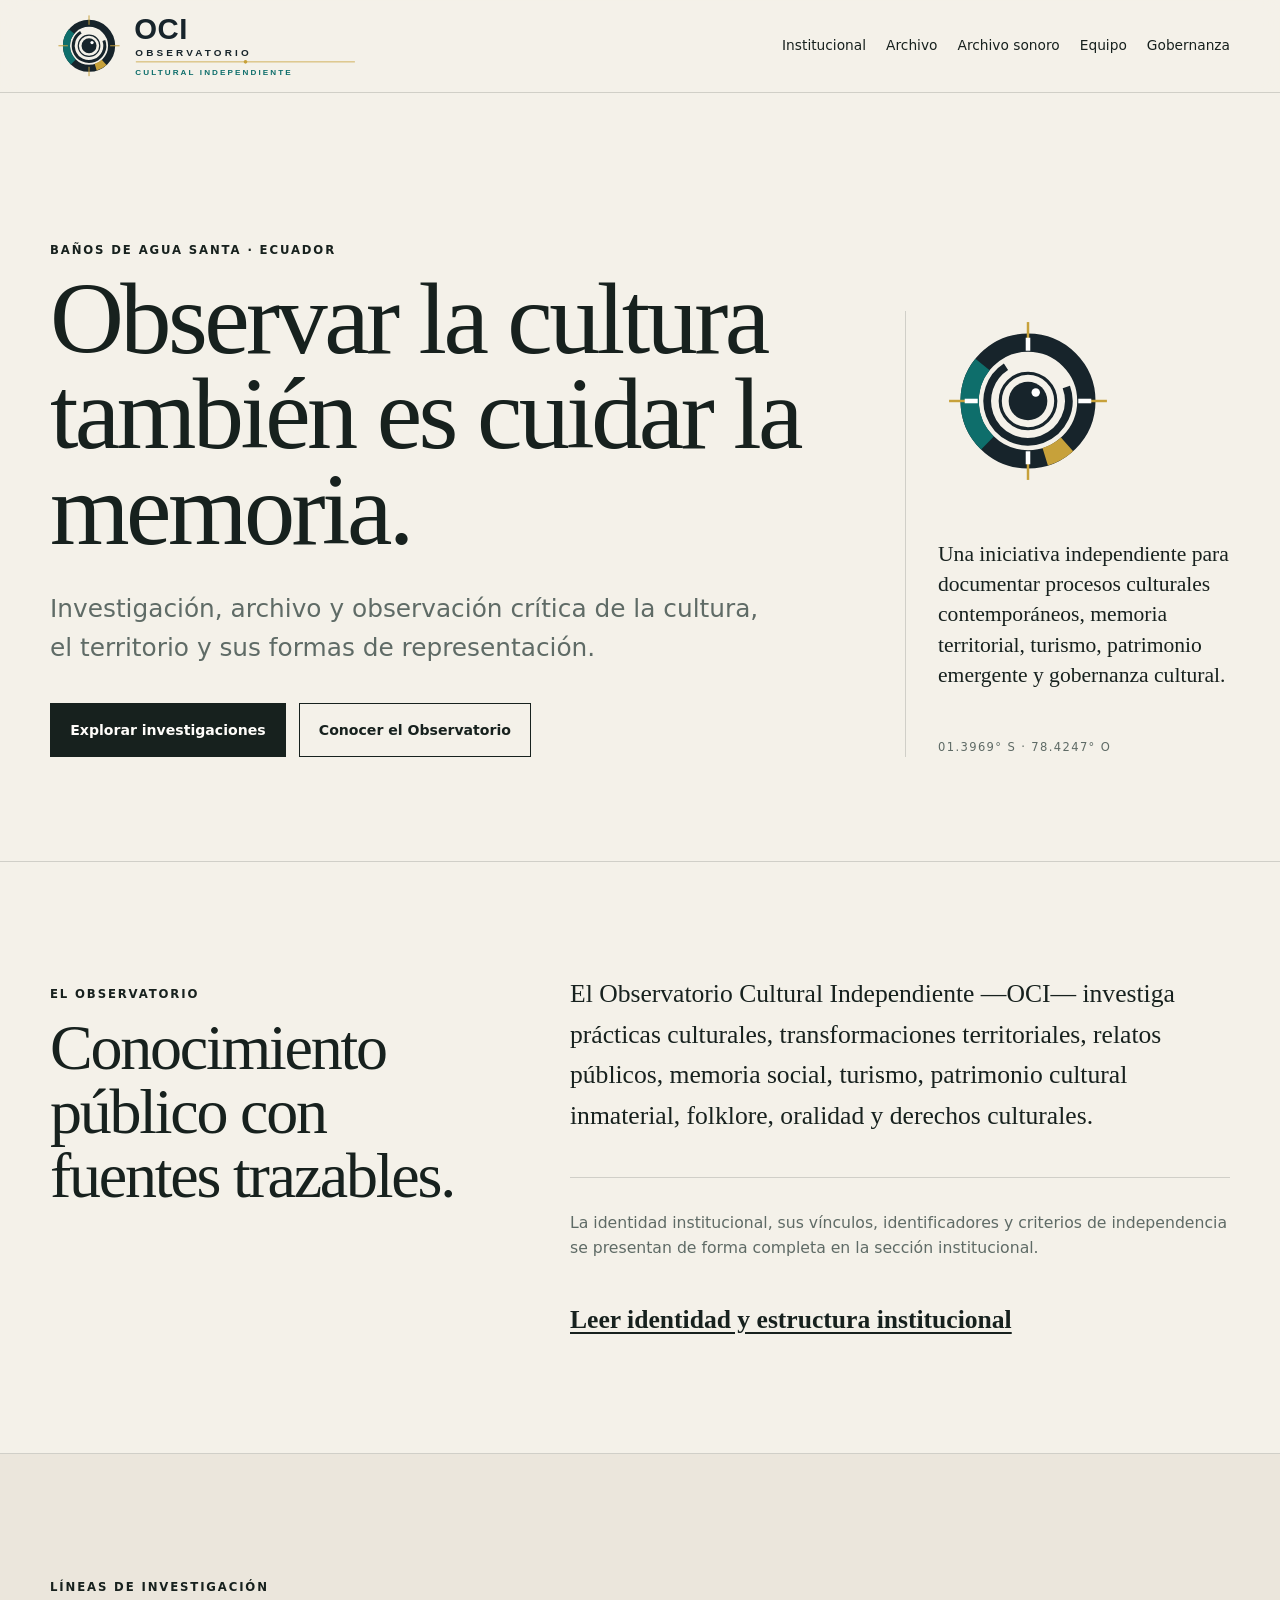
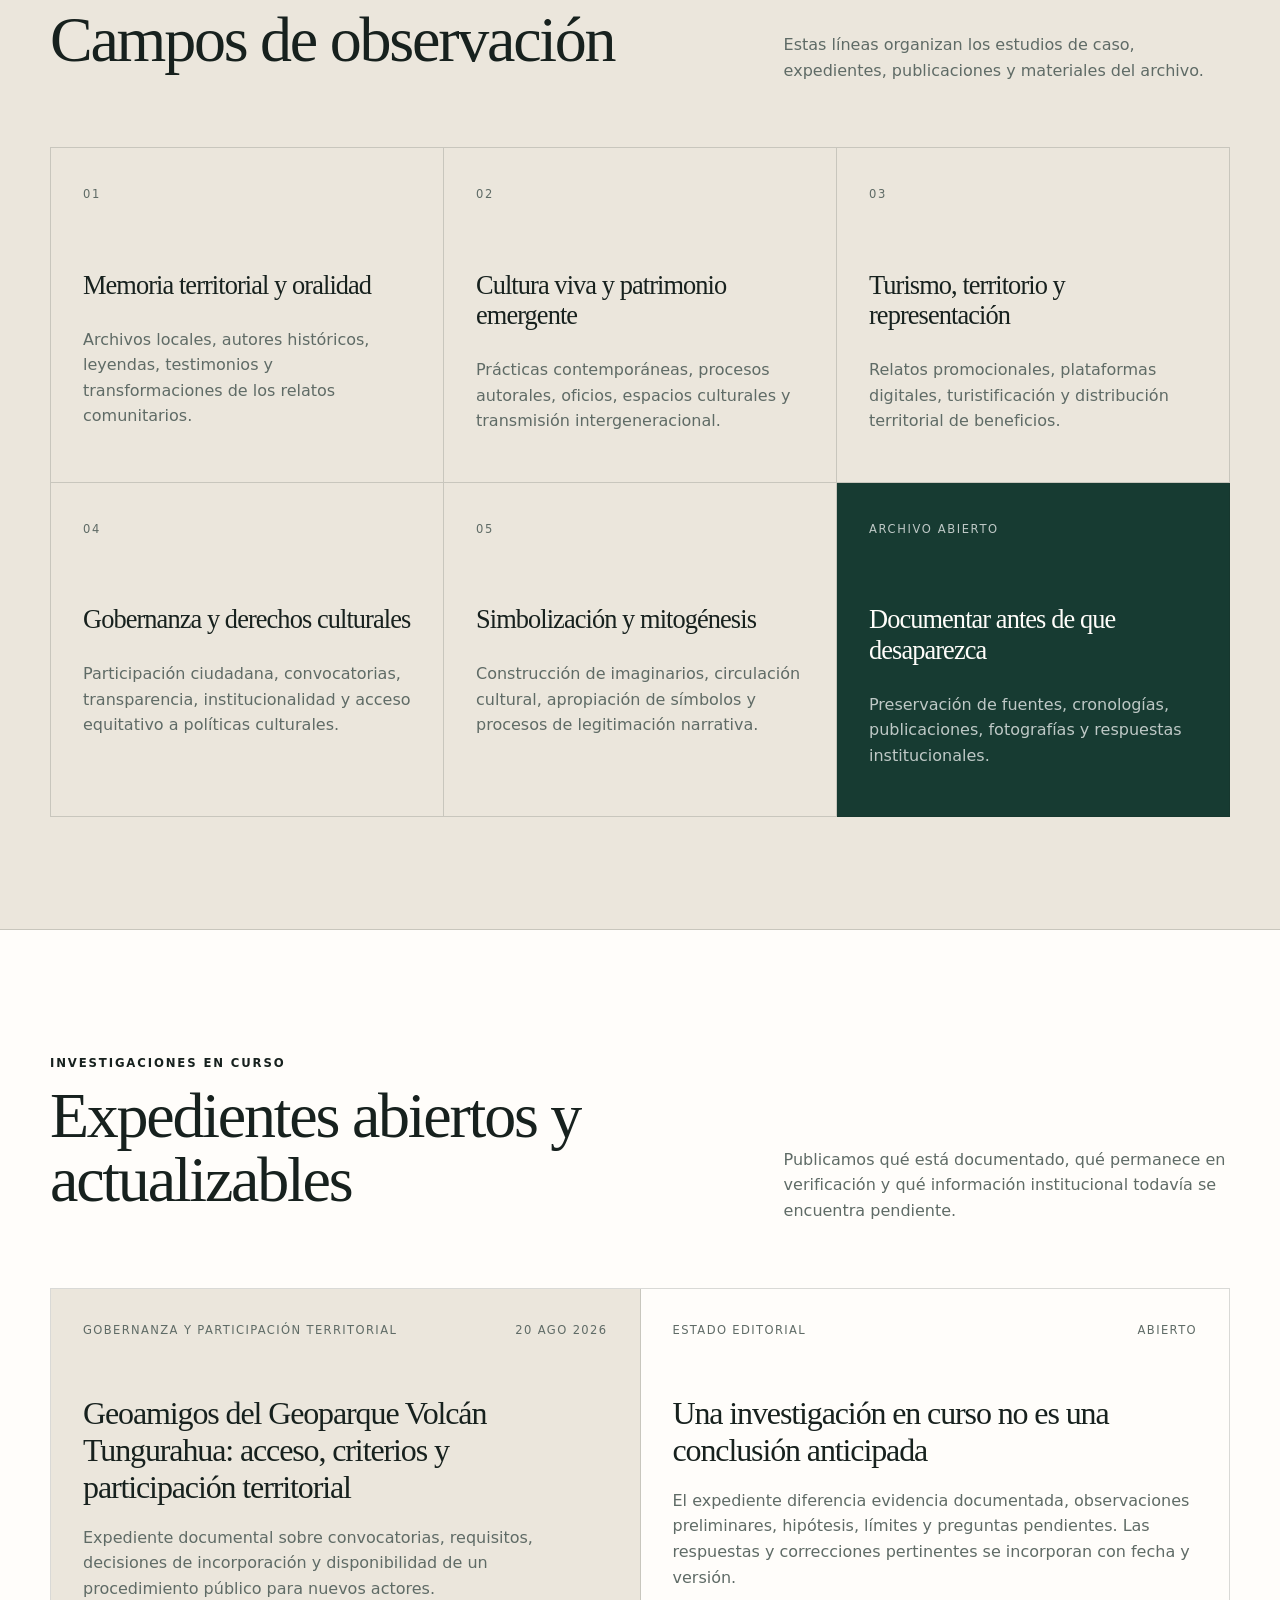
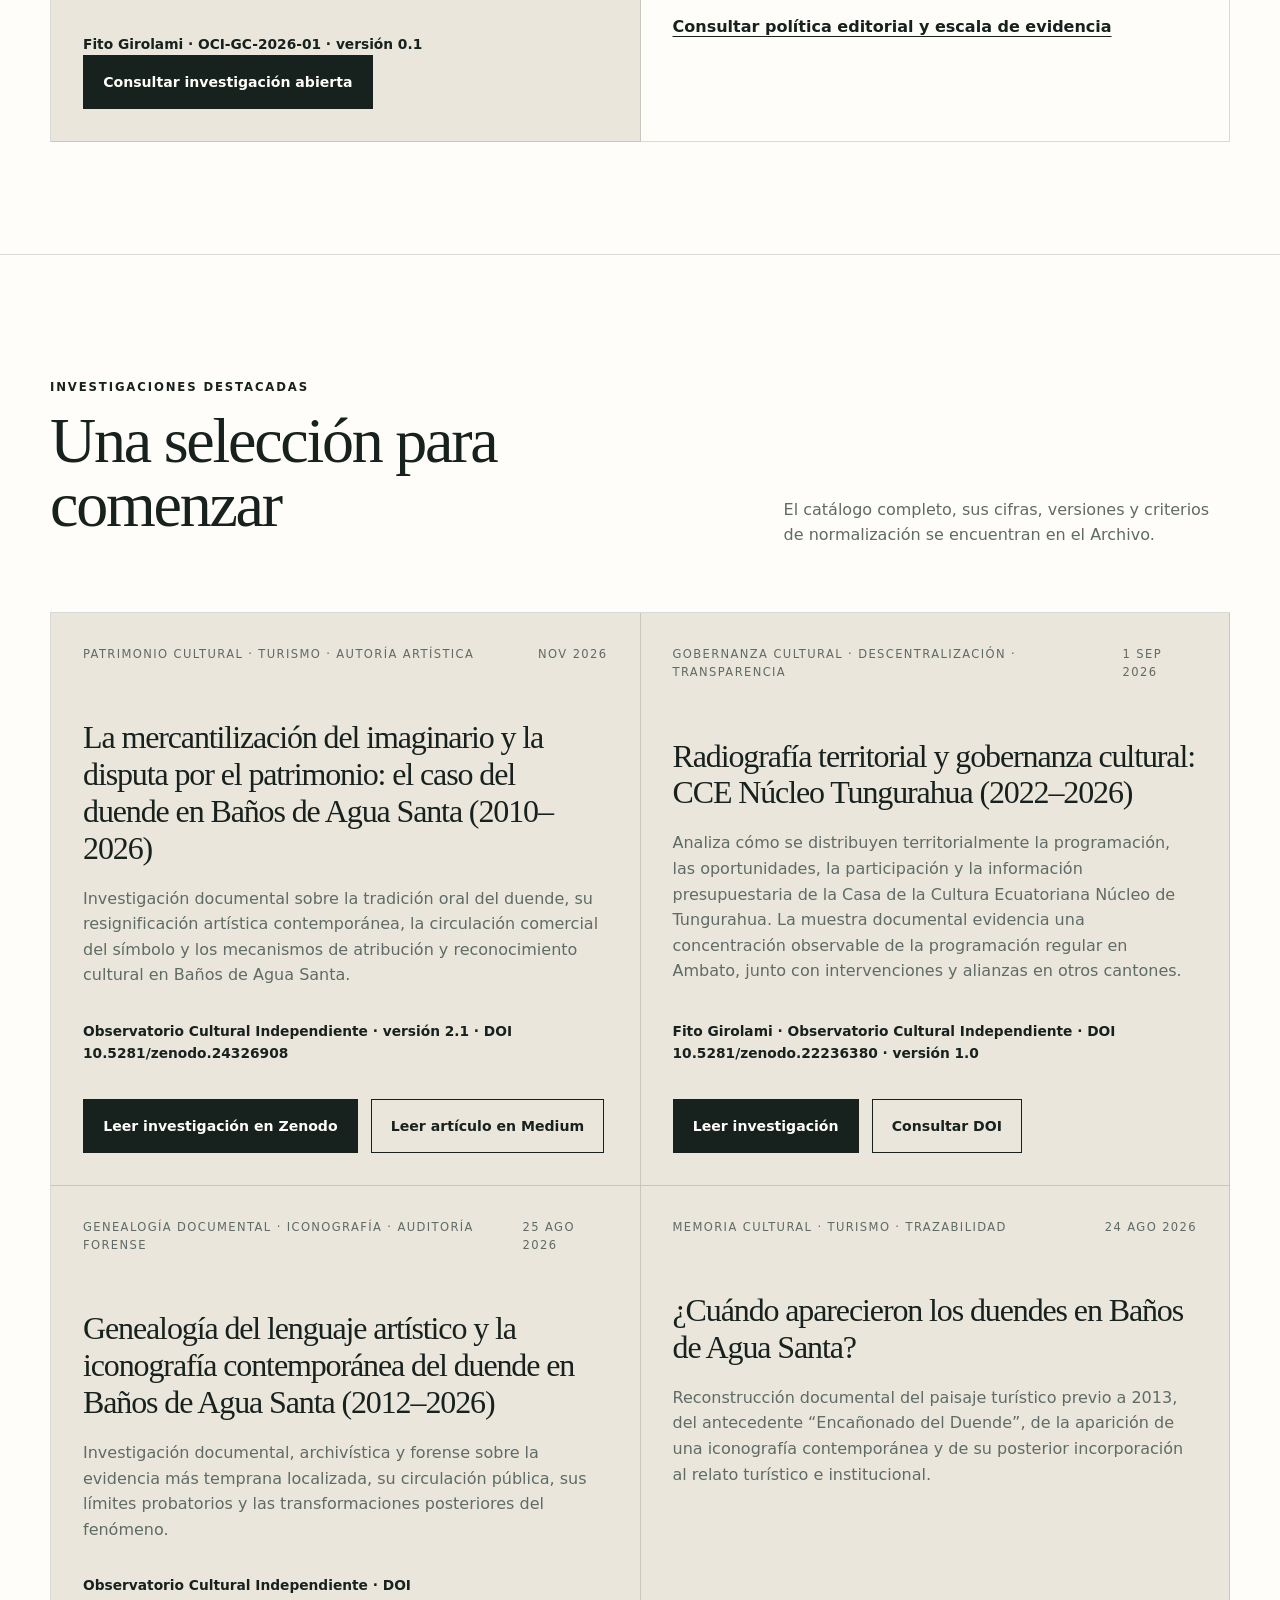
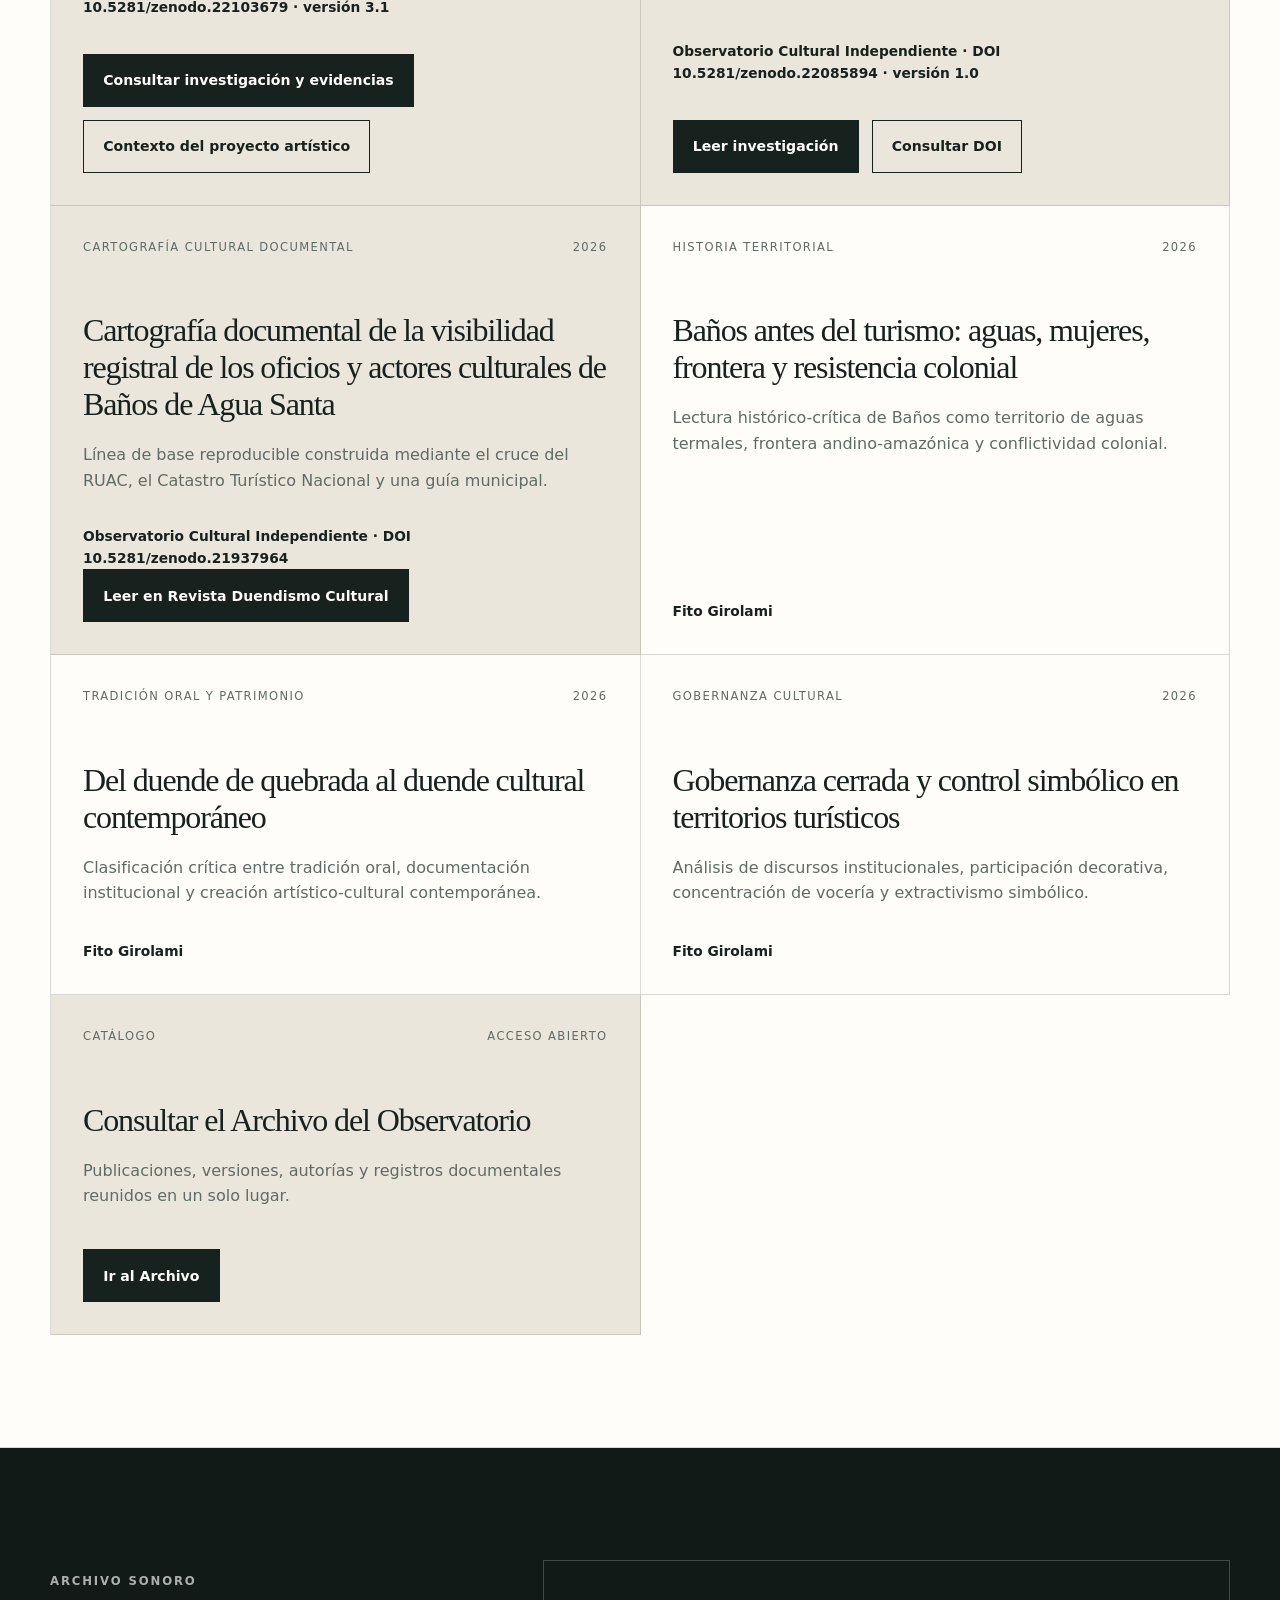
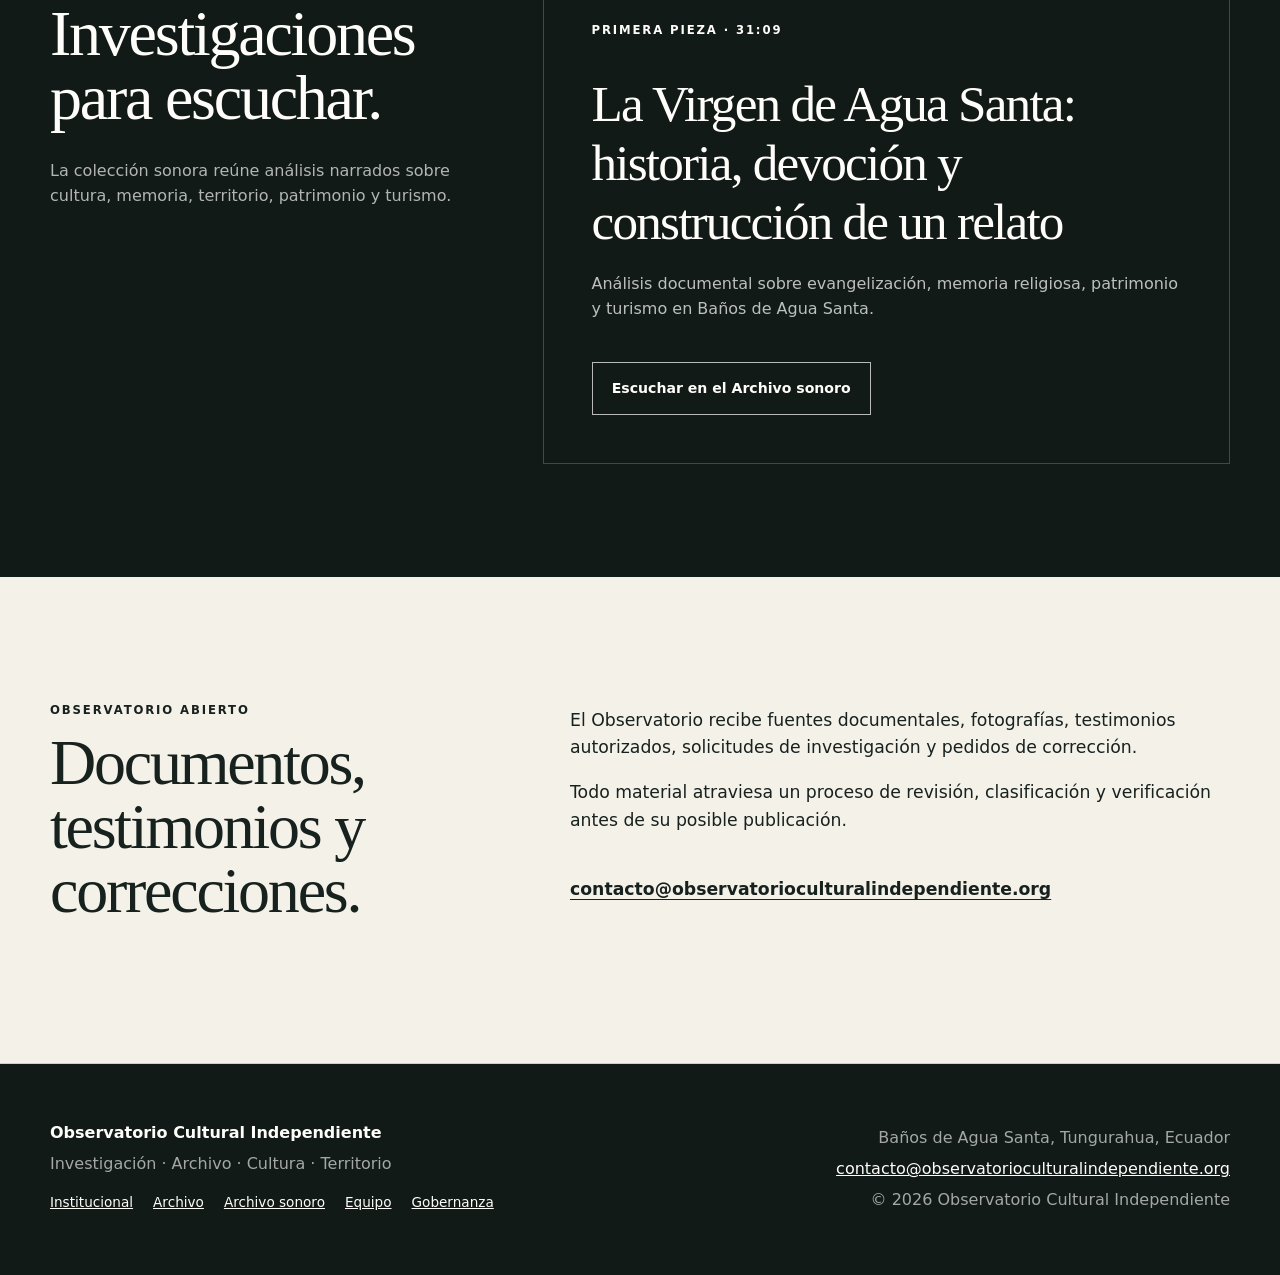
<file: index.html>
<!doctype html>
<html lang="es">
<head>
  <meta charset="utf-8">
  <meta name="viewport" content="width=device-width, initial-scale=1">
  <meta name="description" content="Observatorio Cultural Independiente: investigación, archivo y análisis crítico sobre cultura, territorio, memoria, turismo y gobernanza desde Baños de Agua Santa, Ecuador.">
  <meta name="author" content="Observatorio Cultural Independiente">
  <meta name="theme-color" content="#173b32">
  <meta property="og:type" content="website">
  <meta property="og:title" content="Observatorio Cultural Independiente">
  <meta property="og:description" content="Investigación, archivo y observación crítica de la cultura, el territorio y sus formas de representación.">
  <meta property="og:url" content="https://observatorioculturalindependiente.org/">
  <link rel="canonical" href="https://observatorioculturalindependiente.org/">
  <link rel="icon" href="assets/isotipo-oci.svg" type="image/svg+xml">
  <link rel="manifest" href="site.webmanifest">
  <link rel="stylesheet" href="styles.css">
  <title>Observatorio Cultural Independiente</title>
</head>
<body>
  <a class="skip-link" href="#contenido">Saltar al contenido</a>

  <header class="site-header">
    <div class="container header-inner">
      <a class="brand" href="index.html" aria-label="Inicio del Observatorio Cultural Independiente">
        <img class="brand-lockup" src="assets/imagotipo-oci.svg" alt="Observatorio Cultural Independiente">
      </a>
      <button class="nav-toggle" type="button" aria-expanded="false" aria-controls="navegacion">Menú</button>
      <nav class="site-nav" id="navegacion" aria-label="Navegación principal">
        <a href="institucional.html">Institucional</a>
        <a href="archivo.html">Archivo</a>
        <a href="archivo-sonoro.html">Archivo sonoro</a>
        <a href="equipo.html">Equipo</a>
        <a href="gobernanza.html">Gobernanza</a>
      </nav>
    </div>
  </header>

  <main id="contenido">
    <section class="hero" id="inicio">
      <div class="container hero-grid">
        <div class="hero-copy">
          <p class="eyebrow">Baños de Agua Santa · Ecuador</p>
          <h1>Observar la cultura también es cuidar la memoria.</h1>
          <p class="hero-lead">Investigación, archivo y observación crítica de la cultura, el territorio y sus formas de representación.</p>
          <div class="hero-actions">
            <a class="button button-primary" href="archivo.html">Explorar investigaciones</a>
            <a class="button button-secondary" href="institucional.html">Conocer el Observatorio</a>
          </div>
        </div>
        <aside class="hero-panel" aria-label="Declaración institucional">
          <img class="hero-symbol" src="assets/isotipo-oci.svg" alt="" aria-hidden="true">
          <p>Una iniciativa independiente para documentar procesos culturales contemporáneos, memoria territorial, turismo, patrimonio emergente y gobernanza cultural.</p>
          <div class="coordinate">01.3969° S · 78.4247° O</div>
        </aside>
      </div>
    </section>

    <section class="section statement" id="observatorio">
      <div class="container statement-grid">
        <div>
          <p class="section-label">El Observatorio</p>
          <h2>Conocimiento público con fuentes trazables.</h2>
        </div>
        <div class="prose-large">
          <p>El Observatorio Cultural Independiente —OCI— investiga prácticas culturales, transformaciones territoriales, relatos públicos, memoria social, turismo, patrimonio cultural inmaterial, folklore, oralidad y derechos culturales.</p>
          <p class="institutional-note">La identidad institucional, sus vínculos, identificadores y criterios de independencia se presentan de forma completa en la sección institucional.</p>
          <a class="text-link" href="institucional.html">Leer identidad y estructura institucional</a>
        </div>
      </div>
    </section>

    <section class="section section-tinted" id="lineas">
      <div class="container">
        <div class="section-heading">
          <div><p class="section-label">Líneas de investigación</p><h2>Campos de observación</h2></div>
          <p>Estas líneas organizan los estudios de caso, expedientes, publicaciones y materiales del archivo.</p>
        </div>
        <div class="research-grid">
          <article class="research-card"><span>01</span><h3>Memoria territorial y oralidad</h3><p>Archivos locales, autores históricos, leyendas, testimonios y transformaciones de los relatos comunitarios.</p></article>
          <article class="research-card"><span>02</span><h3>Cultura viva y patrimonio emergente</h3><p>Prácticas contemporáneas, procesos autorales, oficios, espacios culturales y transmisión intergeneracional.</p></article>
          <article class="research-card"><span>03</span><h3>Turismo, territorio y representación</h3><p>Relatos promocionales, plataformas digitales, turistificación y distribución territorial de beneficios.</p></article>
          <article class="research-card"><span>04</span><h3>Gobernanza y derechos culturales</h3><p>Participación ciudadana, convocatorias, transparencia, institucionalidad y acceso equitativo a políticas culturales.</p></article>
          <article class="research-card"><span>05</span><h3>Simbolización y mitogénesis</h3><p>Construcción de imaginarios, circulación cultural, apropiación de símbolos y procesos de legitimación narrativa.</p></article>
          <article class="research-card research-card-accent"><span>Archivo abierto</span><h3>Documentar antes de que desaparezca</h3><p>Preservación de fuentes, cronologías, publicaciones, fotografías y respuestas institucionales.</p></article>
        </div>
      </div>
    </section>

    <section class="section section-tinted publications" id="en-curso">
      <div class="container">
        <div class="section-heading">
          <div><p class="section-label">Investigaciones en curso</p><h2>Expedientes abiertos y actualizables</h2></div>
          <p>Publicamos qué está documentado, qué permanece en verificación y qué información institucional todavía se encuentra pendiente.</p>
        </div>
        <div class="publication-grid">
          <article class="publication-card publication-card-link"><div class="publication-meta"><span>Gobernanza y participación territorial</span><time datetime="2026-08-20">20 ago 2026</time></div><h3>Geoamigos del Geoparque Volcán Tungurahua: acceso, criterios y participación territorial</h3><p>Expediente documental sobre convocatorias, requisitos, decisiones de incorporación y disponibilidad de un procedimiento público para nuevos actores.</p><div class="publication-authors">Fito Girolami · OCI-GC-2026-01 · versión 0.1</div><a class="button button-primary" href="estudios/geoamigos-geoparque-volcan-tungurahua-2026.html">Consultar investigación abierta</a></article>
          <article class="publication-card"><div class="publication-meta"><span>Estado editorial</span><span>Abierto</span></div><h3>Una investigación en curso no es una conclusión anticipada</h3><p>El expediente diferencia evidencia documentada, observaciones preliminares, hipótesis, límites y preguntas pendientes. Las respuestas y correcciones pertinentes se incorporan con fecha y versión.</p><a class="text-link" href="politica-editorial.html">Consultar política editorial y escala de evidencia</a></article>
        </div>
      </div>
    </section>

    <section class="section publications" id="destacadas">
      <div class="container">
        <div class="section-heading">
          <div><p class="section-label">Investigaciones destacadas</p><h2>Una selección para comenzar</h2></div>
          <p>El catálogo completo, sus cifras, versiones y criterios de normalización se encuentran en el Archivo.</p>
        </div>
        <div class="publication-grid">
          <article class="publication-card publication-card-link"><div class="publication-meta"><span>Patrimonio cultural · Turismo · Autoría artística</span><time datetime="2026-11">nov 2026</time></div><h3>La mercantilización del imaginario y la disputa por el patrimonio: el caso del duende en Baños de Agua Santa (2010–2026)</h3><p>Investigación documental sobre la tradición oral del duende, su resignificación artística contemporánea, la circulación comercial del símbolo y los mecanismos de atribución y reconocimiento cultural en Baños de Agua Santa.</p><div class="publication-authors">Observatorio Cultural Independiente · versión 2.1 · DOI 10.5281/zenodo.24326908</div><div class="hero-actions"><a class="button button-primary" href="https://doi.org/10.5281/zenodo.24326908" target="_blank" rel="noopener noreferrer">Leer investigación en Zenodo</a><a class="button button-secondary" href="https://medium.com/@observatorio.culturaec/cuando-el-duende-se-convierte-en-negocio-qui%C3%A9n-crea-la-cultura-y-qui%C3%A9n-recibe-el-reconocimiento-59d30dc4da62" target="_blank" rel="noopener noreferrer">Leer artículo en Medium</a></div></article>
          <article class="publication-card publication-card-link"><div class="publication-meta"><span>Gobernanza cultural · Descentralización · Transparencia</span><time datetime="2026-09-01">1 sep 2026</time></div><h3>Radiografía territorial y gobernanza cultural: CCE Núcleo Tungurahua (2022–2026)</h3><p>Analiza cómo se distribuyen territorialmente la programación, las oportunidades, la participación y la información presupuestaria de la Casa de la Cultura Ecuatoriana Núcleo de Tungurahua. La muestra documental evidencia una concentración observable de la programación regular en Ambato, junto con intervenciones y alianzas en otros cantones.</p><div class="publication-authors">Fito Girolami · Observatorio Cultural Independiente · DOI 10.5281/zenodo.22236380 · versión 1.0</div><div class="hero-actions"><a class="button button-primary" href="estudios/cce-tungurahua-radiografia-territorial-2022-2026.html">Leer investigación</a><a class="button button-secondary" href="https://doi.org/10.5281/zenodo.22236380" target="_blank" rel="noopener noreferrer">Consultar DOI</a></div></article>
          <article class="publication-card publication-card-link"><div class="publication-meta"><span>Genealogía documental · Iconografía · Auditoría forense</span><time datetime="2026-08-25">25 ago 2026</time></div><h3>Genealogía del lenguaje artístico y la iconografía contemporánea del duende en Baños de Agua Santa (2012–2026)</h3><p>Investigación documental, archivística y forense sobre la evidencia más temprana localizada, su circulación pública, sus límites probatorios y las transformaciones posteriores del fenómeno.</p><div class="publication-authors">Observatorio Cultural Independiente · DOI 10.5281/zenodo.22103679 · versión 3.1</div><div class="hero-actions"><a class="button button-primary" href="https://doi.org/10.5281/zenodo.22103679" target="_blank" rel="noopener noreferrer">Consultar investigación y evidencias</a><a class="button button-secondary" href="https://lacasadelduende.art/investigacion.html" target="_blank" rel="noopener noreferrer">Contexto del proyecto artístico</a></div></article>
          <article class="publication-card publication-card-link"><div class="publication-meta"><span>Memoria cultural · Turismo · Trazabilidad</span><time datetime="2026-08-24">24 ago 2026</time></div><h3>¿Cuándo aparecieron los duendes en Baños de Agua Santa?</h3><p>Reconstrucción documental del paisaje turístico previo a 2013, del antecedente “Encañonado del Duende”, de la aparición de una iconografía contemporánea y de su posterior incorporación al relato turístico e institucional.</p><div class="publication-authors">Observatorio Cultural Independiente · DOI 10.5281/zenodo.22085894 · versión 1.0</div><div class="hero-actions"><a class="button button-primary" href="estudios/duendes-banos-memoria-cultural-2012-2026.html">Leer investigación</a><a class="button button-secondary" href="https://doi.org/10.5281/zenodo.22085894" target="_blank" rel="noopener noreferrer">Consultar DOI</a></div></article>
          <article class="publication-card publication-card-link"><div class="publication-meta"><span>Cartografía cultural documental</span><time datetime="2026-08-14">2026</time></div><h3>Cartografía documental de la visibilidad registral de los oficios y actores culturales de Baños de Agua Santa</h3><p>Línea de base reproducible construida mediante el cruce del RUAC, el Catastro Turístico Nacional y una guía municipal.</p><div class="publication-authors">Observatorio Cultural Independiente · DOI 10.5281/zenodo.21937964</div><a class="button button-primary" href="https://duendismocultural.org/articulos/cartografia-documental-cultural-banos/" target="_blank" rel="noopener noreferrer">Leer en Revista Duendismo Cultural</a></article>
          <article class="publication-card"><div class="publication-meta"><span>Historia territorial</span><time datetime="2026-06-27">2026</time></div><h3>Baños antes del turismo: aguas, mujeres, frontera y resistencia colonial</h3><p>Lectura histórico-crítica de Baños como territorio de aguas termales, frontera andino-amazónica y conflictividad colonial.</p><div class="publication-authors">Fito Girolami</div></article>
          <article class="publication-card"><div class="publication-meta"><span>Tradición oral y patrimonio</span><time datetime="2026-06-26">2026</time></div><h3>Del duende de quebrada al duende cultural contemporáneo</h3><p>Clasificación crítica entre tradición oral, documentación institucional y creación artístico-cultural contemporánea.</p><div class="publication-authors">Fito Girolami</div></article>
          <article class="publication-card"><div class="publication-meta"><span>Gobernanza cultural</span><time datetime="2026-06-04">2026</time></div><h3>Gobernanza cerrada y control simbólico en territorios turísticos</h3><p>Análisis de discursos institucionales, participación decorativa, concentración de vocería y extractivismo simbólico.</p><div class="publication-authors">Fito Girolami</div></article>
          <article class="publication-card publication-card-link"><div class="publication-meta"><span>Catálogo</span><span>Acceso abierto</span></div><h3>Consultar el Archivo del Observatorio</h3><p>Publicaciones, versiones, autorías y registros documentales reunidos en un solo lugar.</p><a class="button button-primary" href="archivo.html">Ir al Archivo</a></article>
        </div>
      </div>
    </section>

    <section class="section audio-preview" id="archivo-sonoro">
      <div class="container audio-preview-grid">
        <div>
          <p class="section-label section-label-light">Archivo sonoro</p>
          <h2>Investigaciones para escuchar.</h2>
          <p>La colección sonora reúne análisis narrados sobre cultura, memoria, territorio, patrimonio y turismo.</p>
        </div>
        <article class="audio-preview-card">
          <p class="eyebrow">Primera pieza · 31:09</p>
          <h3>La Virgen de Agua Santa: historia, devoción y construcción de un relato</h3>
          <p>Análisis documental sobre evangelización, memoria religiosa, patrimonio y turismo en Baños de Agua Santa.</p>
          <a class="button button-light" href="archivo-sonoro.html">Escuchar en el Archivo sonoro</a>
        </article>
      </div>
    </section>

    <section class="section contact" id="contacto">
      <div class="container contact-grid">
        <div><p class="section-label">Observatorio abierto</p><h2>Documentos, testimonios y correcciones.</h2></div>
        <div class="contact-copy">
          <p>El Observatorio recibe fuentes documentales, fotografías, testimonios autorizados, solicitudes de investigación y pedidos de corrección.</p>
          <p>Todo material atraviesa un proceso de revisión, clasificación y verificación antes de su posible publicación.</p>
          <a class="text-link" href="mailto:contacto@observatorioculturalindependiente.org">contacto@observatorioculturalindependiente.org</a>
        </div>
      </div>
    </section>
  </main>

  <footer class="site-footer">
    <div class="container footer-grid">
      <div><strong>Observatorio Cultural Independiente</strong><p>Investigación · Archivo · Cultura · Territorio</p><div class="footer-links"><a href="institucional.html">Institucional</a><a href="archivo.html">Archivo</a><a href="archivo-sonoro.html">Archivo sonoro</a><a href="equipo.html">Equipo</a><a href="gobernanza.html">Gobernanza</a></div></div>
      <div><p>Baños de Agua Santa, Tungurahua, Ecuador</p><a href="mailto:contacto@observatorioculturalindependiente.org">contacto@observatorioculturalindependiente.org</a><p>© <span id="year">2026</span> Observatorio Cultural Independiente</p></div>
    </div>
  </footer>
  <script src="site.js"></script>
</body>
</html>
</file>
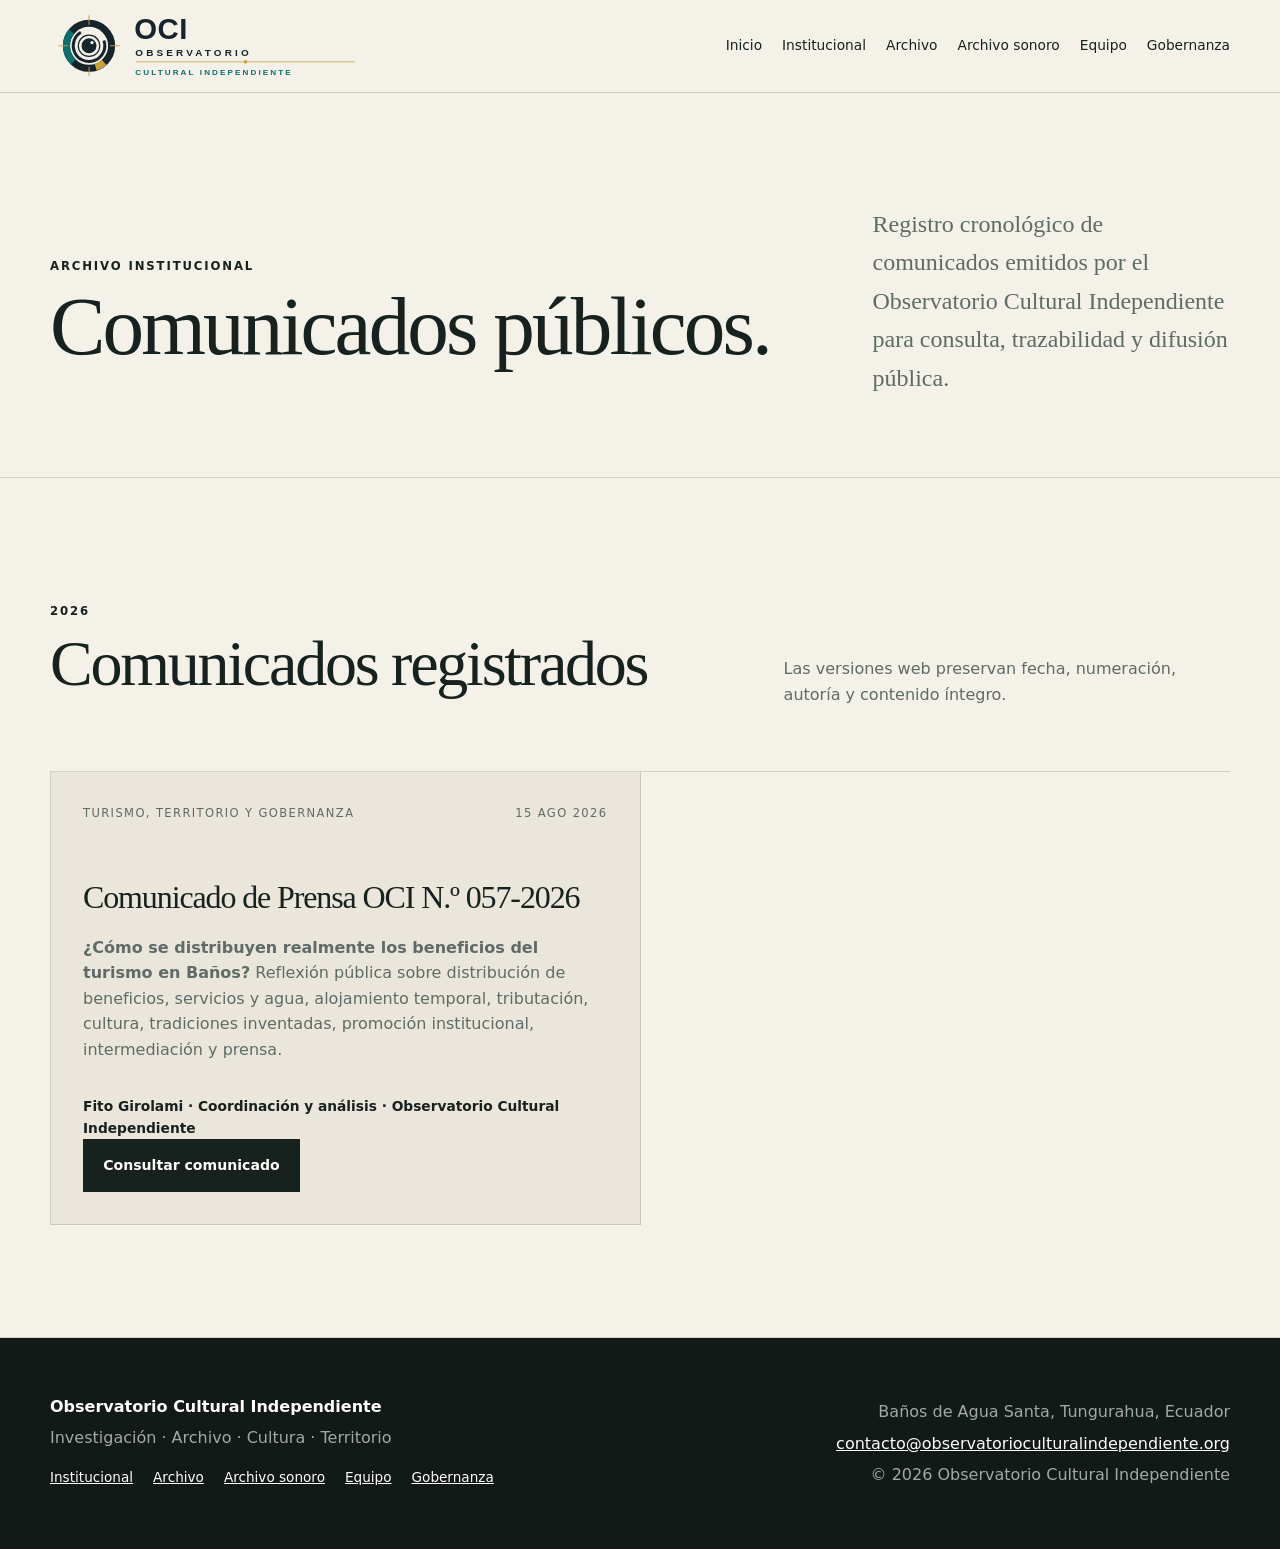
<file: comunicados/index.html>
<!doctype html>
<html lang="es">
<head>
  <meta charset="utf-8">
  <meta name="viewport" content="width=device-width, initial-scale=1">
  <meta name="description" content="Archivo de comunicados públicos del Observatorio Cultural Independiente.">
  <meta name="author" content="Observatorio Cultural Independiente">
  <meta name="theme-color" content="#173b32">
  <link rel="canonical" href="https://observatorioculturalindependiente.org/comunicados/">
  <link rel="icon" href="../assets/isotipo-oci.svg" type="image/svg+xml">
  <link rel="stylesheet" href="../styles.css">
  <title>Comunicados · Observatorio Cultural Independiente</title>
</head>
<body>
  <a class="skip-link" href="#contenido">Saltar al contenido</a>
  <header class="site-header">
    <div class="container header-inner">
      <a class="brand" href="../index.html" aria-label="Inicio del Observatorio Cultural Independiente"><img class="brand-lockup" src="../assets/imagotipo-oci.svg" alt="Observatorio Cultural Independiente"></a>
      <button class="nav-toggle" type="button" aria-expanded="false" aria-controls="navegacion">Menú</button>
      <nav class="site-nav" id="navegacion" aria-label="Navegación principal">
        <a href="../index.html">Inicio</a><a href="../institucional.html">Institucional</a><a href="../archivo.html">Archivo</a><a href="../archivo-sonoro.html">Archivo sonoro</a><a href="../equipo.html">Equipo</a><a href="../gobernanza.html">Gobernanza</a>
      </nav>
    </div>
  </header>
  <main id="contenido">
    <section class="page-hero"><div class="container page-hero-grid"><div><p class="eyebrow">Archivo institucional</p><h1>Comunicados públicos.</h1></div><p class="page-intro">Registro cronológico de comunicados emitidos por el Observatorio Cultural Independiente para consulta, trazabilidad y difusión pública.</p></div></section>
    <section class="section"><div class="container"><div class="section-heading"><div><p class="section-label">2026</p><h2>Comunicados registrados</h2></div><p>Las versiones web preservan fecha, numeración, autoría y contenido íntegro.</p></div><div class="publication-grid publication-grid-full">
      <article class="publication-card publication-card-link"><div class="publication-meta"><span>Turismo, territorio y gobernanza</span><time datetime="2026-08-15">15 ago 2026</time></div><h3>Comunicado de Prensa OCI N.º 057-2026</h3><p><strong>¿Cómo se distribuyen realmente los beneficios del turismo en Baños?</strong> Reflexión pública sobre distribución de beneficios, servicios y agua, alojamiento temporal, tributación, cultura, tradiciones inventadas, promoción institucional, intermediación y prensa.</p><div class="publication-authors">Fito Girolami · Coordinación y análisis · Observatorio Cultural Independiente</div><a class="button button-primary" href="comunicado-057-2026-turismo-banos.html">Consultar comunicado</a></article>
    </div></div></section>
  </main>
  <footer class="site-footer"><div class="container footer-grid"><div><strong>Observatorio Cultural Independiente</strong><p>Investigación · Archivo · Cultura · Territorio</p><div class="footer-links"><a href="../institucional.html">Institucional</a><a href="../archivo.html">Archivo</a><a href="../archivo-sonoro.html">Archivo sonoro</a><a href="../equipo.html">Equipo</a><a href="../gobernanza.html">Gobernanza</a></div></div><div><p>Baños de Agua Santa, Tungurahua, Ecuador</p><a href="mailto:contacto@observatorioculturalindependiente.org">contacto@observatorioculturalindependiente.org</a><p>© <span id="year">2026</span> Observatorio Cultural Independiente</p></div></div></footer>
  <script src="../site.js"></script>
</body>
</html>
</file>
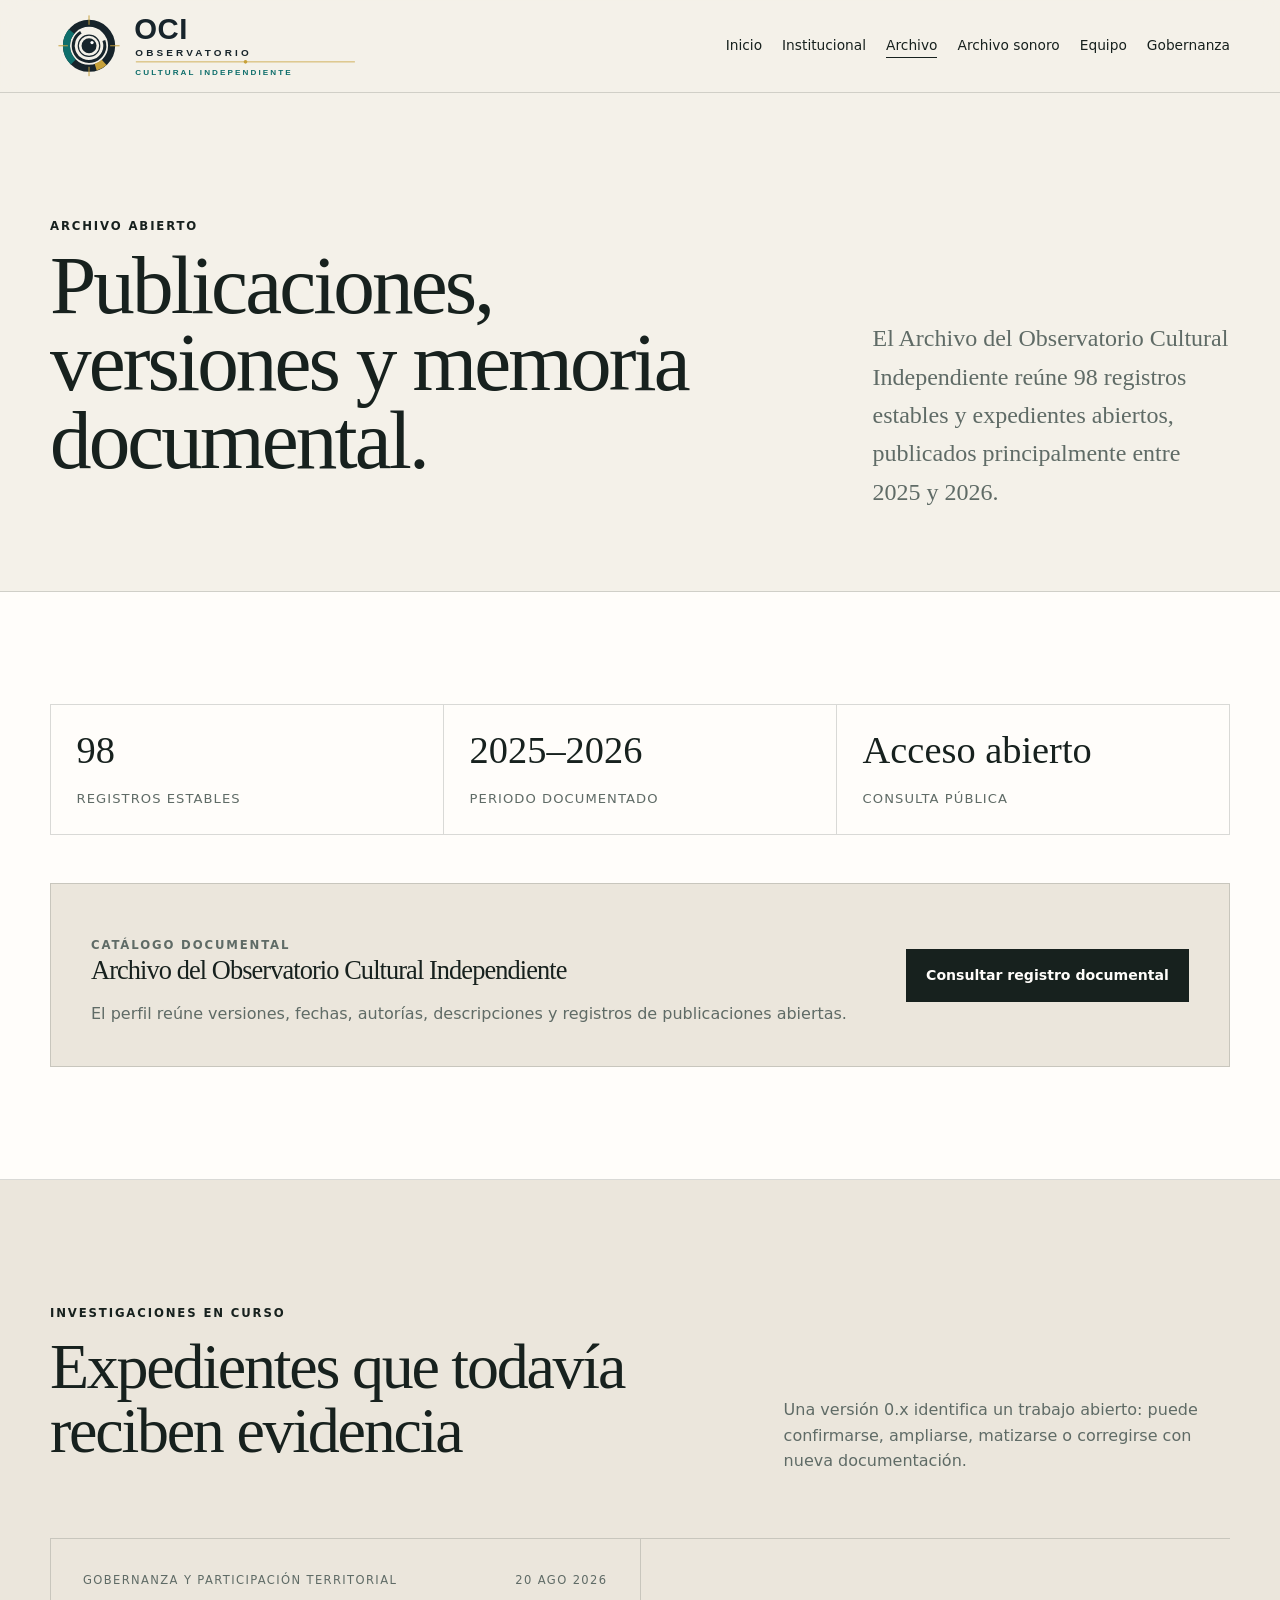
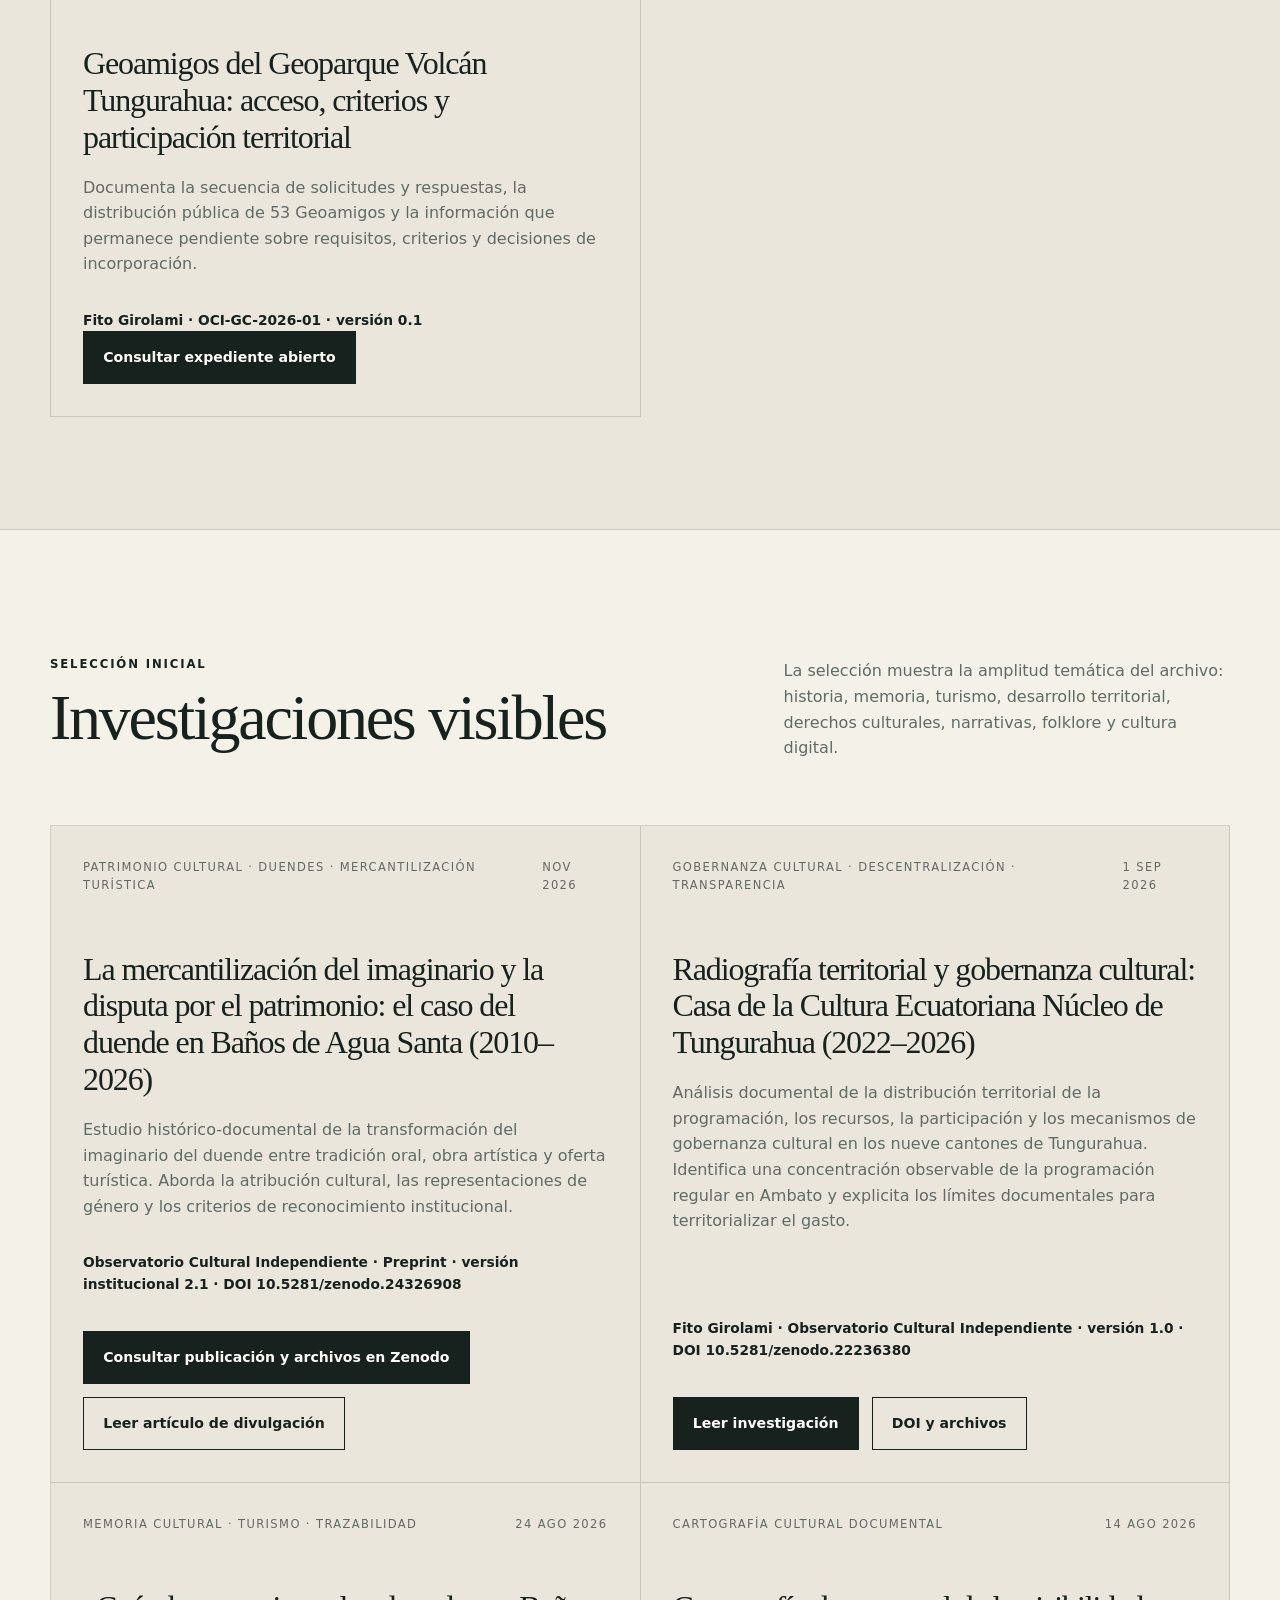
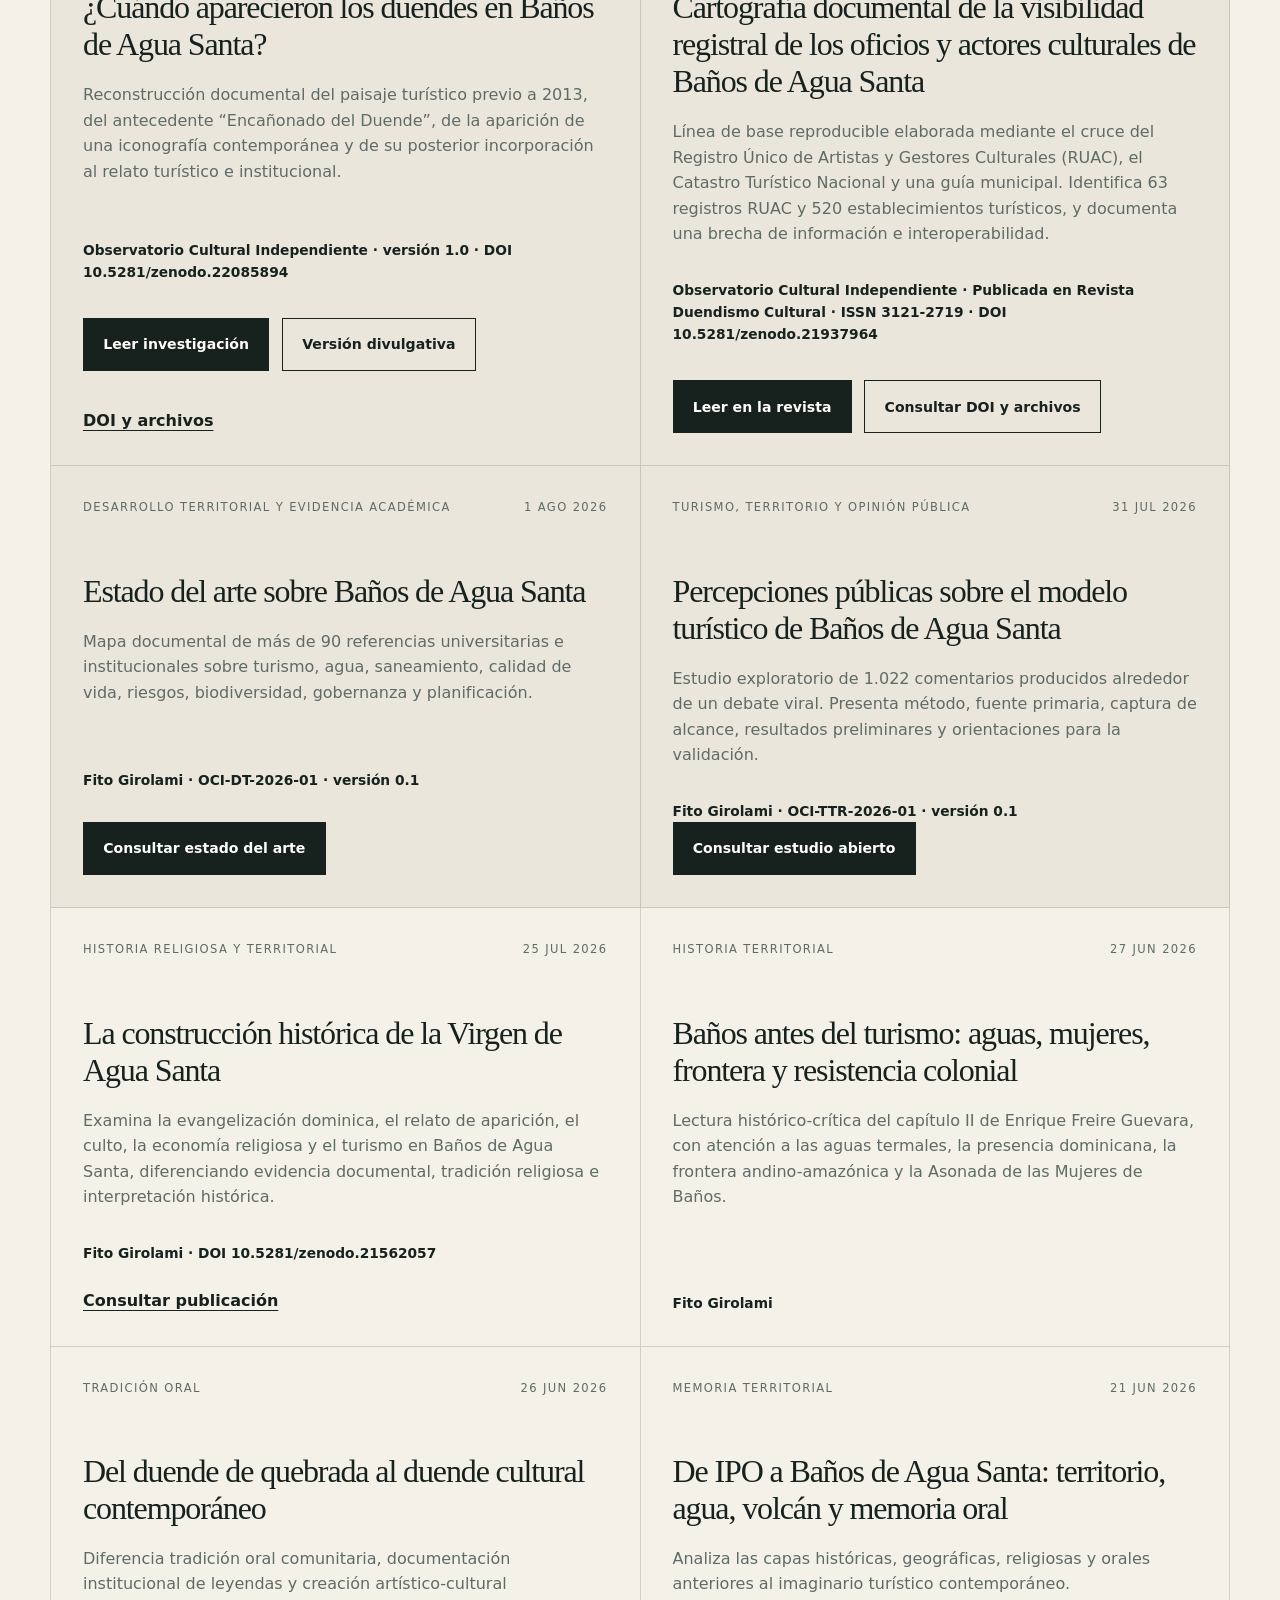
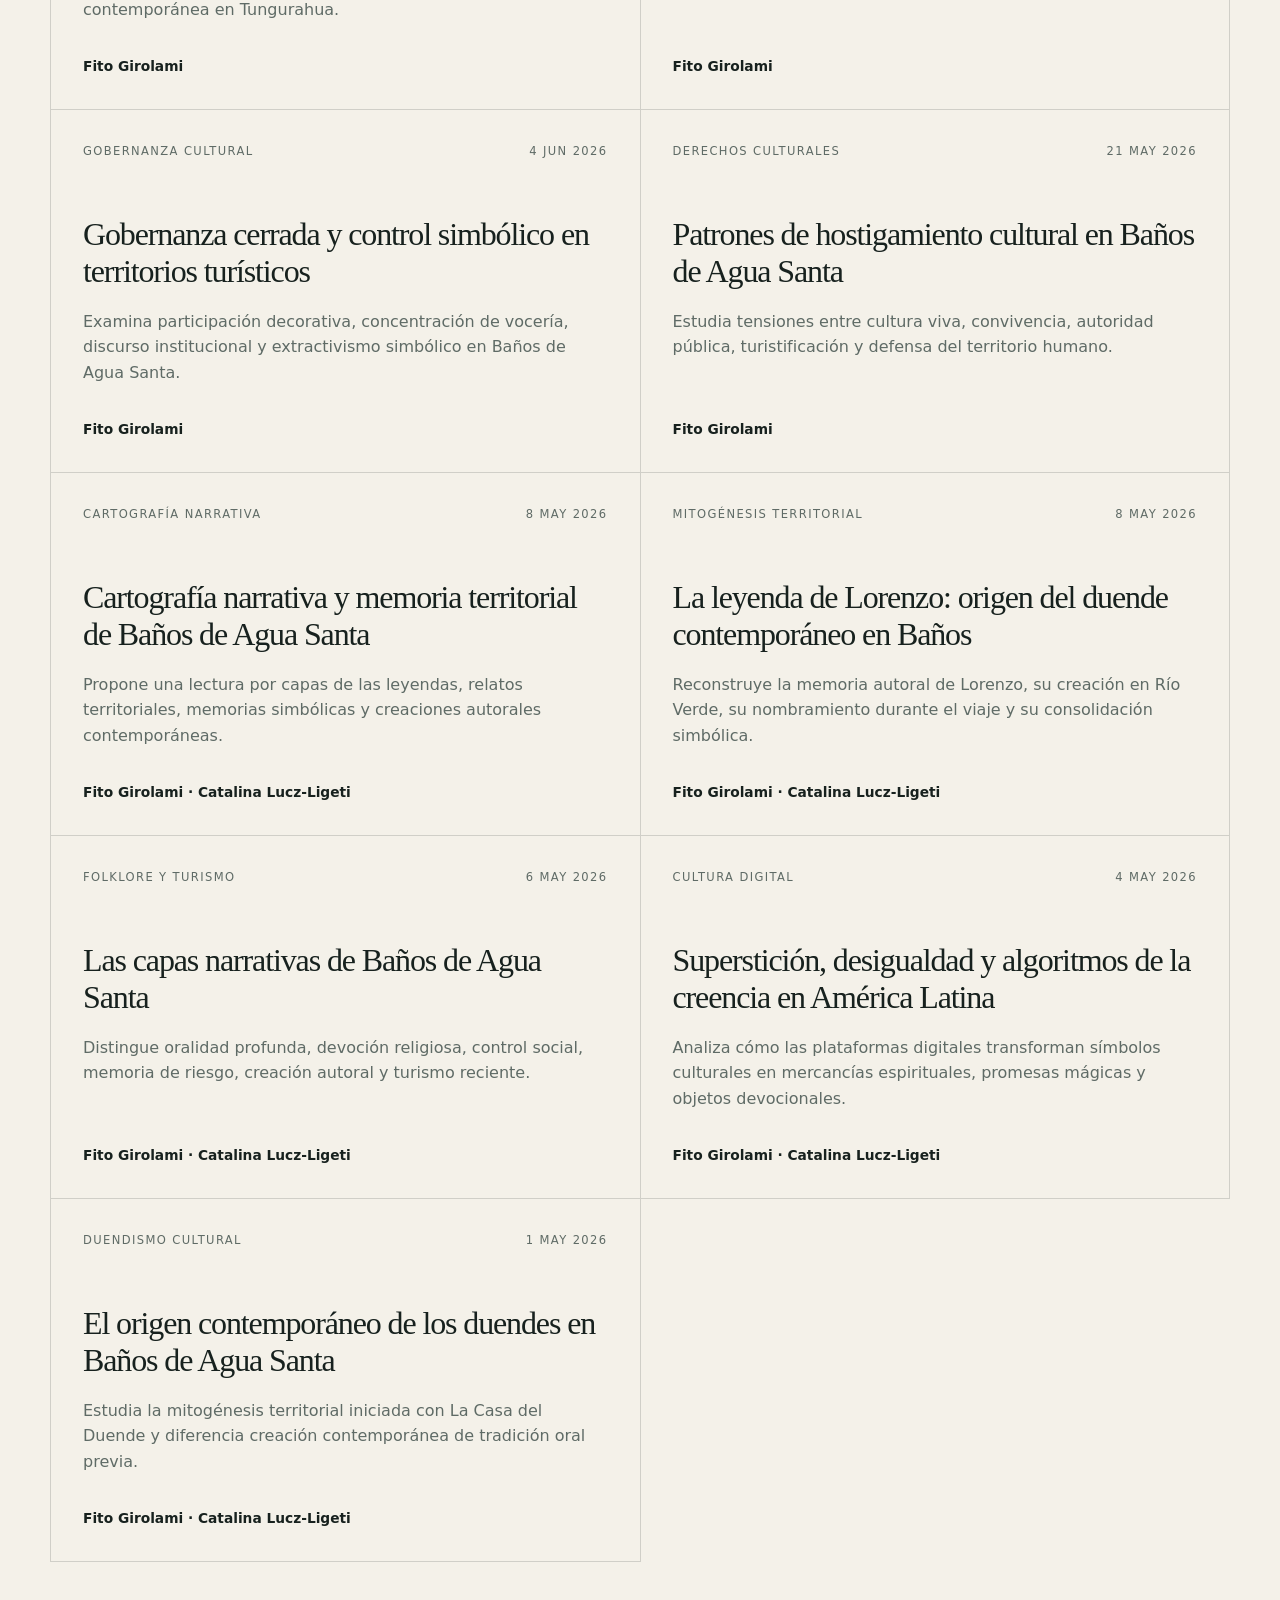
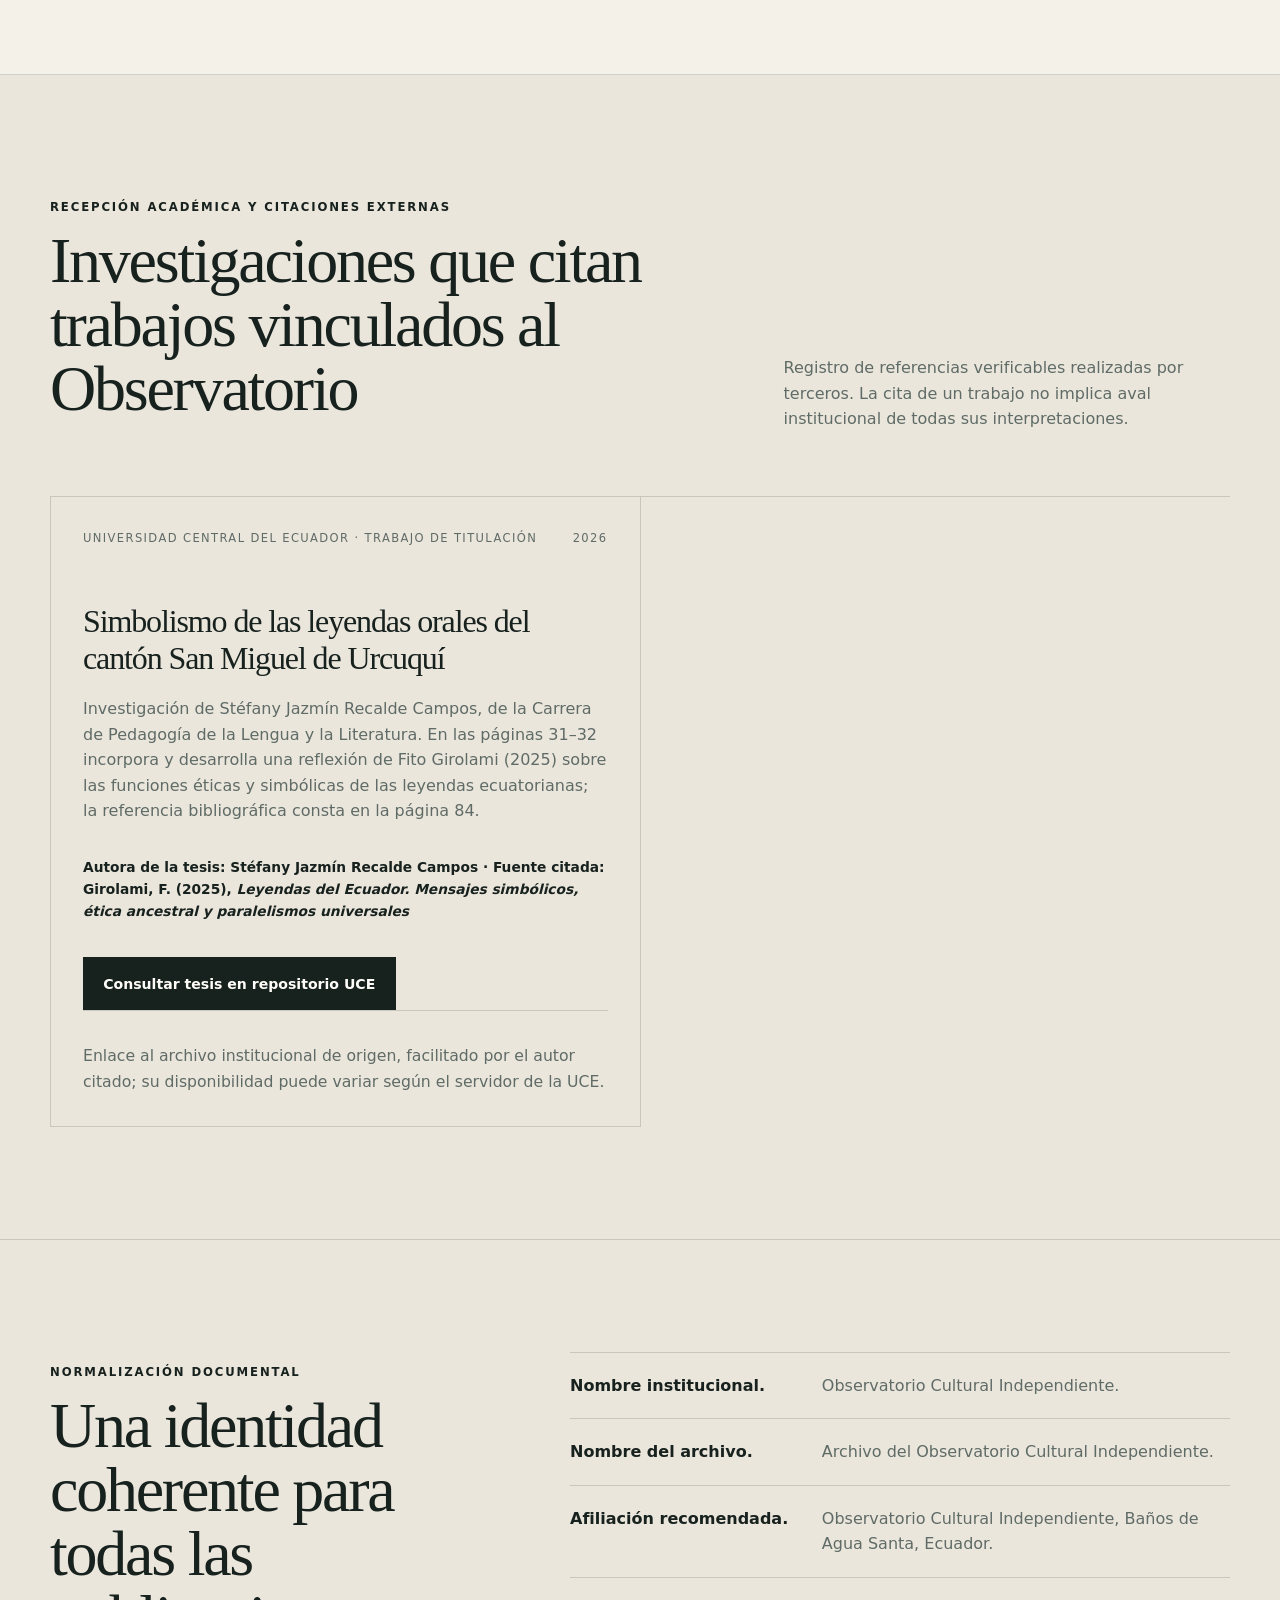
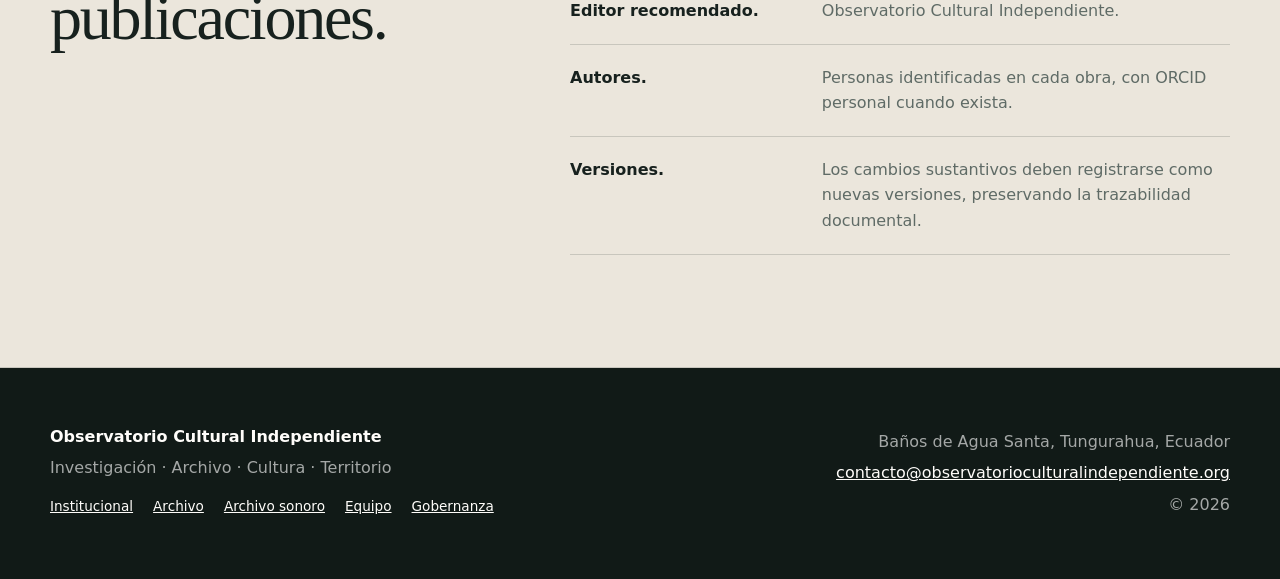
<file: archivo.html>
<!doctype html>
<html lang="es">
<head>
  <meta charset="utf-8">
  <meta name="viewport" content="width=device-width, initial-scale=1">
  <meta name="description" content="Archivo de publicaciones del Observatorio Cultural Independiente: informes, investigaciones y registros abiertos sobre cultura, memoria, turismo y territorio.">
  <meta name="author" content="Observatorio Cultural Independiente">
  <meta name="theme-color" content="#173b32">
  <link rel="canonical" href="https://observatorioculturalindependiente.org/archivo.html">
  <link rel="icon" href="assets/isotipo-oci.svg" type="image/svg+xml">
  <link rel="stylesheet" href="styles.css">
  <title>Archivo · Observatorio Cultural Independiente</title>
</head>
<body>
  <a class="skip-link" href="#contenido">Saltar al contenido</a>
  <header class="site-header">
    <div class="container header-inner">
      <a class="brand" href="index.html" aria-label="Inicio del Observatorio Cultural Independiente"><img class="brand-lockup" src="assets/imagotipo-oci.svg" alt="Observatorio Cultural Independiente"></a>
      <button class="nav-toggle" type="button" aria-expanded="false" aria-controls="navegacion">Menú</button>
      <nav class="site-nav" id="navegacion" aria-label="Navegación principal">
        <a href="index.html">Inicio</a><a href="institucional.html">Institucional</a><a href="archivo.html" aria-current="page">Archivo</a><a href="archivo-sonoro.html">Archivo sonoro</a><a href="equipo.html">Equipo</a><a href="gobernanza.html">Gobernanza</a>
      </nav>
    </div>
  </header>
  <main id="contenido">
    <section class="page-hero"><div class="container page-hero-grid"><div><p class="eyebrow">Archivo abierto</p><h1>Publicaciones, versiones y memoria documental.</h1></div><p class="page-intro">El Archivo del Observatorio Cultural Independiente reúne 98 registros estables y expedientes abiertos, publicados principalmente entre 2025 y 2026.</p></div></section>
    <section class="section publications"><div class="container"><div class="archive-summary" aria-label="Resumen del archivo"><div><strong>98</strong><span>registros estables</span></div><div><strong>2025–2026</strong><span>periodo documentado</span></div><div><strong>Acceso abierto</strong><span>consulta pública</span></div></div><div class="archive-action archive-action-top"><div><p class="eyebrow">Catálogo documental</p><h3>Archivo del Observatorio Cultural Independiente</h3><p>El perfil reúne versiones, fechas, autorías, descripciones y registros de publicaciones abiertas.</p></div><a class="button button-primary" href="https://orcid.org/0009-0001-6195-0128" target="_blank" rel="noopener noreferrer">Consultar registro documental</a></div></div></section>
    <section class="section section-tinted"><div class="container"><div class="section-heading"><div><p class="section-label">Investigaciones en curso</p><h2>Expedientes que todavía reciben evidencia</h2></div><p>Una versión 0.x identifica un trabajo abierto: puede confirmarse, ampliarse, matizarse o corregirse con nueva documentación.</p></div><div class="publication-grid publication-grid-full"><article class="publication-card publication-card-link"><div class="publication-meta"><span>Gobernanza y participación territorial</span><time datetime="2026-08-20">20 ago 2026</time></div><h3>Geoamigos del Geoparque Volcán Tungurahua: acceso, criterios y participación territorial</h3><p>Documenta la secuencia de solicitudes y respuestas, la distribución pública de 53 Geoamigos y la información que permanece pendiente sobre requisitos, criterios y decisiones de incorporación.</p><div class="publication-authors">Fito Girolami · OCI-GC-2026-01 · versión 0.1</div><a class="button button-primary" href="estudios/geoamigos-geoparque-volcan-tungurahua-2026.html">Consultar expediente abierto</a></article></div></div></section>
    <section class="section"><div class="container"><div class="section-heading"><div><p class="section-label">Selección inicial</p><h2>Investigaciones visibles</h2></div><p>La selección muestra la amplitud temática del archivo: historia, memoria, turismo, desarrollo territorial, derechos culturales, narrativas, folklore y cultura digital.</p></div><div class="publication-grid publication-grid-full">
      <article class="publication-card publication-card-link"><div class="publication-meta"><span>Patrimonio cultural · Duendes · Mercantilización turística</span><time datetime="2026-11">nov 2026</time></div><h3>La mercantilización del imaginario y la disputa por el patrimonio: el caso del duende en Baños de Agua Santa (2010–2026)</h3><p>Estudio histórico-documental de la transformación del imaginario del duende entre tradición oral, obra artística y oferta turística. Aborda la atribución cultural, las representaciones de género y los criterios de reconocimiento institucional.</p><div class="publication-authors">Observatorio Cultural Independiente · Preprint · versión institucional 2.1 · DOI 10.5281/zenodo.24326908</div><div class="hero-actions"><a class="button button-primary" href="https://doi.org/10.5281/zenodo.24326908" target="_blank" rel="noopener noreferrer">Consultar publicación y archivos en Zenodo</a><a class="button button-secondary" href="https://medium.com/@observatorio.culturaec/cuando-el-duende-se-convierte-en-negocio-qui%C3%A9n-crea-la-cultura-y-qui%C3%A9n-recibe-el-reconocimiento-59d30dc4da62" target="_blank" rel="noopener noreferrer">Leer artículo de divulgación</a></div></article>
      <article class="publication-card publication-card-link"><div class="publication-meta"><span>Gobernanza cultural · Descentralización · Transparencia</span><time datetime="2026-09-01">1 sep 2026</time></div><h3>Radiografía territorial y gobernanza cultural: Casa de la Cultura Ecuatoriana Núcleo de Tungurahua (2022–2026)</h3><p>Análisis documental de la distribución territorial de la programación, los recursos, la participación y los mecanismos de gobernanza cultural en los nueve cantones de Tungurahua. Identifica una concentración observable de la programación regular en Ambato y explicita los límites documentales para territorializar el gasto.</p><div class="publication-authors">Fito Girolami · Observatorio Cultural Independiente · versión 1.0 · DOI 10.5281/zenodo.22236380</div><div class="hero-actions"><a class="button button-primary" href="estudios/cce-tungurahua-radiografia-territorial-2022-2026.html">Leer investigación</a><a class="button button-secondary" href="https://doi.org/10.5281/zenodo.22236380" target="_blank" rel="noopener noreferrer">DOI y archivos</a></div></article>
      <article class="publication-card publication-card-link"><div class="publication-meta"><span>Memoria cultural · Turismo · Trazabilidad</span><time datetime="2026-08-24">24 ago 2026</time></div><h3>¿Cuándo aparecieron los duendes en Baños de Agua Santa?</h3><p>Reconstrucción documental del paisaje turístico previo a 2013, del antecedente “Encañonado del Duende”, de la aparición de una iconografía contemporánea y de su posterior incorporación al relato turístico e institucional.</p><div class="publication-authors">Observatorio Cultural Independiente · versión 1.0 · DOI 10.5281/zenodo.22085894</div><div class="hero-actions"><a class="button button-primary" href="estudios/duendes-banos-memoria-cultural-2012-2026.html">Leer investigación</a><a class="button button-secondary" href="https://medium.com/@observatorio.culturaec/cu%C3%A1ndo-aparecieron-los-duendes-en-ba%C3%B1os-de-agua-santa-b53f7e4d63ec" target="_blank" rel="noopener noreferrer">Versión divulgativa</a><a class="text-link" href="https://doi.org/10.5281/zenodo.22085894" target="_blank" rel="noopener noreferrer">DOI y archivos</a></div></article>
      <article class="publication-card publication-card-link"><div class="publication-meta"><span>Cartografía cultural documental</span><time datetime="2026-08-14">14 ago 2026</time></div><h3>Cartografía documental de la visibilidad registral de los oficios y actores culturales de Baños de Agua Santa</h3><p>Línea de base reproducible elaborada mediante el cruce del Registro Único de Artistas y Gestores Culturales (RUAC), el Catastro Turístico Nacional y una guía municipal. Identifica 63 registros RUAC y 520 establecimientos turísticos, y documenta una brecha de información e interoperabilidad.</p><div class="publication-authors">Observatorio Cultural Independiente · Publicada en Revista Duendismo Cultural · ISSN 3121-2719 · DOI 10.5281/zenodo.21937964</div><div class="hero-actions"><a class="button button-primary" href="https://duendismocultural.org/articulos/cartografia-documental-cultural-banos/" target="_blank" rel="noopener noreferrer">Leer en la revista</a><a class="button button-secondary" href="https://doi.org/10.5281/zenodo.21937964" target="_blank" rel="noopener noreferrer">Consultar DOI y archivos</a></div></article>
      <article class="publication-card publication-card-link"><div class="publication-meta"><span>Desarrollo territorial y evidencia académica</span><time datetime="2026-08-01">1 ago 2026</time></div><h3>Estado del arte sobre Baños de Agua Santa</h3><p>Mapa documental de más de 90 referencias universitarias e institucionales sobre turismo, agua, saneamiento, calidad de vida, riesgos, biodiversidad, gobernanza y planificación.</p><div class="publication-authors">Fito Girolami · OCI-DT-2026-01 · versión 0.1</div><a class="button button-primary" href="estudios/desarrollo-territorial-banos-estado-del-arte-2026.html">Consultar estado del arte</a></article>
      <article class="publication-card publication-card-link"><div class="publication-meta"><span>Turismo, territorio y opinión pública</span><time datetime="2026-07-31">31 jul 2026</time></div><h3>Percepciones públicas sobre el modelo turístico de Baños de Agua Santa</h3><p>Estudio exploratorio de 1.022 comentarios producidos alrededor de un debate viral. Presenta método, fuente primaria, captura de alcance, resultados preliminares y orientaciones para la validación.</p><div class="publication-authors">Fito Girolami · OCI-TTR-2026-01 · versión 0.1</div><a class="button button-primary" href="estudios/modelo-turistico-banos-2026.html">Consultar estudio abierto</a></article>
      <article class="publication-card"><div class="publication-meta"><span>Historia religiosa y territorial</span><time datetime="2026-07-25">25 jul 2026</time></div><h3>La construcción histórica de la Virgen de Agua Santa</h3><p>Examina la evangelización dominica, el relato de aparición, el culto, la economía religiosa y el turismo en Baños de Agua Santa, diferenciando evidencia documental, tradición religiosa e interpretación histórica.</p><div class="publication-authors">Fito Girolami · DOI 10.5281/zenodo.21562057</div><a class="text-link" href="https://doi.org/10.5281/zenodo.21562057" target="_blank" rel="noopener noreferrer">Consultar publicación</a></article>
      <article class="publication-card"><div class="publication-meta"><span>Historia territorial</span><time datetime="2026-06-27">27 jun 2026</time></div><h3>Baños antes del turismo: aguas, mujeres, frontera y resistencia colonial</h3><p>Lectura histórico-crítica del capítulo II de Enrique Freire Guevara, con atención a las aguas termales, la presencia dominicana, la frontera andino-amazónica y la Asonada de las Mujeres de Baños.</p><div class="publication-authors">Fito Girolami</div></article>
      <article class="publication-card"><div class="publication-meta"><span>Tradición oral</span><time datetime="2026-06-26">26 jun 2026</time></div><h3>Del duende de quebrada al duende cultural contemporáneo</h3><p>Diferencia tradición oral comunitaria, documentación institucional de leyendas y creación artístico-cultural contemporánea en Tungurahua.</p><div class="publication-authors">Fito Girolami</div></article>
      <article class="publication-card"><div class="publication-meta"><span>Memoria territorial</span><time datetime="2026-06-21">21 jun 2026</time></div><h3>De IPO a Baños de Agua Santa: territorio, agua, volcán y memoria oral</h3><p>Analiza las capas históricas, geográficas, religiosas y orales anteriores al imaginario turístico contemporáneo.</p><div class="publication-authors">Fito Girolami</div></article>
      <article class="publication-card"><div class="publication-meta"><span>Gobernanza cultural</span><time datetime="2026-06-04">4 jun 2026</time></div><h3>Gobernanza cerrada y control simbólico en territorios turísticos</h3><p>Examina participación decorativa, concentración de vocería, discurso institucional y extractivismo simbólico en Baños de Agua Santa.</p><div class="publication-authors">Fito Girolami</div></article>
      <article class="publication-card"><div class="publication-meta"><span>Derechos culturales</span><time datetime="2026-05-21">21 may 2026</time></div><h3>Patrones de hostigamiento cultural en Baños de Agua Santa</h3><p>Estudia tensiones entre cultura viva, convivencia, autoridad pública, turistificación y defensa del territorio humano.</p><div class="publication-authors">Fito Girolami</div></article>
      <article class="publication-card"><div class="publication-meta"><span>Cartografía narrativa</span><time datetime="2026-05-08">8 may 2026</time></div><h3>Cartografía narrativa y memoria territorial de Baños de Agua Santa</h3><p>Propone una lectura por capas de las leyendas, relatos territoriales, memorias simbólicas y creaciones autorales contemporáneas.</p><div class="publication-authors">Fito Girolami · Catalina Lucz-Ligeti</div></article>
      <article class="publication-card"><div class="publication-meta"><span>Mitogénesis territorial</span><time datetime="2026-05-08">8 may 2026</time></div><h3>La leyenda de Lorenzo: origen del duende contemporáneo en Baños</h3><p>Reconstruye la memoria autoral de Lorenzo, su creación en Río Verde, su nombramiento durante el viaje y su consolidación simbólica.</p><div class="publication-authors">Fito Girolami · Catalina Lucz-Ligeti</div></article>
      <article class="publication-card"><div class="publication-meta"><span>Folklore y turismo</span><time datetime="2026-05-06">6 may 2026</time></div><h3>Las capas narrativas de Baños de Agua Santa</h3><p>Distingue oralidad profunda, devoción religiosa, control social, memoria de riesgo, creación autoral y turismo reciente.</p><div class="publication-authors">Fito Girolami · Catalina Lucz-Ligeti</div></article>
      <article class="publication-card"><div class="publication-meta"><span>Cultura digital</span><time datetime="2026-05-04">4 may 2026</time></div><h3>Superstición, desigualdad y algoritmos de la creencia en América Latina</h3><p>Analiza cómo las plataformas digitales transforman símbolos culturales en mercancías espirituales, promesas mágicas y objetos devocionales.</p><div class="publication-authors">Fito Girolami · Catalina Lucz-Ligeti</div></article>
      <article class="publication-card"><div class="publication-meta"><span>Duendismo Cultural</span><time datetime="2026-05-01">1 may 2026</time></div><h3>El origen contemporáneo de los duendes en Baños de Agua Santa</h3><p>Estudia la mitogénesis territorial iniciada con La Casa del Duende y diferencia creación contemporánea de tradición oral previa.</p><div class="publication-authors">Fito Girolami · Catalina Lucz-Ligeti</div></article>
    </div></div></section>
    <section class="section section-tinted" id="recepcion-academica">
      <div class="container">
        <div class="section-heading">
          <div><p class="section-label">Recepción académica y citaciones externas</p><h2>Investigaciones que citan trabajos vinculados al Observatorio</h2></div>
          <p>Registro de referencias verificables realizadas por terceros. La cita de un trabajo no implica aval institucional de todas sus interpretaciones.</p>
        </div>
        <div class="publication-grid publication-grid-full">
          <article class="publication-card publication-card-link">
            <div class="publication-meta"><span>Universidad Central del Ecuador · Trabajo de titulación</span><time datetime="2026">2026</time></div>
            <h3>Simbolismo de las leyendas orales del cantón San Miguel de Urcuquí</h3>
            <p>Investigación de Stéfany Jazmín Recalde Campos, de la Carrera de Pedagogía de la Lengua y la Literatura. En las páginas 31–32 incorpora y desarrolla una reflexión de Fito Girolami (2025) sobre las funciones éticas y simbólicas de las leyendas ecuatorianas; la referencia bibliográfica consta en la página 84.</p>
            <div class="publication-authors">Autora de la tesis: Stéfany Jazmín Recalde Campos · Fuente citada: Girolami, F. (2025), <em>Leyendas del Ecuador. Mensajes simbólicos, ética ancestral y paralelismos universales</em></div>
            <div class="hero-actions"><a class="button button-primary" href="https://www.dspace.uce.edu.ec/bitstreams/ecc854a0-ac6f-40c3-b804-9dfb2bdf2ef3" target="_blank" rel="noopener noreferrer">Consultar tesis en repositorio UCE</a></div>
            <p class="institutional-note">Enlace al archivo institucional de origen, facilitado por el autor citado; su disponibilidad puede variar según el servidor de la UCE.</p>
          </article>
        </div>
      </div>
    </section>
    <section class="section section-tinted"><div class="container statement-grid"><div><p class="section-label">Normalización documental</p><h2>Una identidad coherente para todas las publicaciones.</h2></div><div class="policy-list"><div><strong>Nombre institucional.</strong><span>Observatorio Cultural Independiente.</span></div><div><strong>Nombre del archivo.</strong><span>Archivo del Observatorio Cultural Independiente.</span></div><div><strong>Afiliación recomendada.</strong><span>Observatorio Cultural Independiente, Baños de Agua Santa, Ecuador.</span></div><div><strong>Editor recomendado.</strong><span>Observatorio Cultural Independiente.</span></div><div><strong>Autores.</strong><span>Personas identificadas en cada obra, con ORCID personal cuando exista.</span></div><div><strong>Versiones.</strong><span>Los cambios sustantivos deben registrarse como nuevas versiones, preservando la trazabilidad documental.</span></div></div></div></section>
  </main>
  <footer class="site-footer"><div class="container footer-grid"><div><strong>Observatorio Cultural Independiente</strong><p>Investigación · Archivo · Cultura · Territorio</p><div class="footer-links"><a href="institucional.html">Institucional</a><a href="archivo.html">Archivo</a><a href="archivo-sonoro.html">Archivo sonoro</a><a href="equipo.html">Equipo</a><a href="gobernanza.html">Gobernanza</a></div></div><div><p>Baños de Agua Santa, Tungurahua, Ecuador</p><a href="mailto:contacto@observatorioculturalindependiente.org">contacto@observatorioculturalindependiente.org</a><p>© <span id="year">2026</span></p></div></div></footer><script src="site.js"></script>
</body></html>
</file>
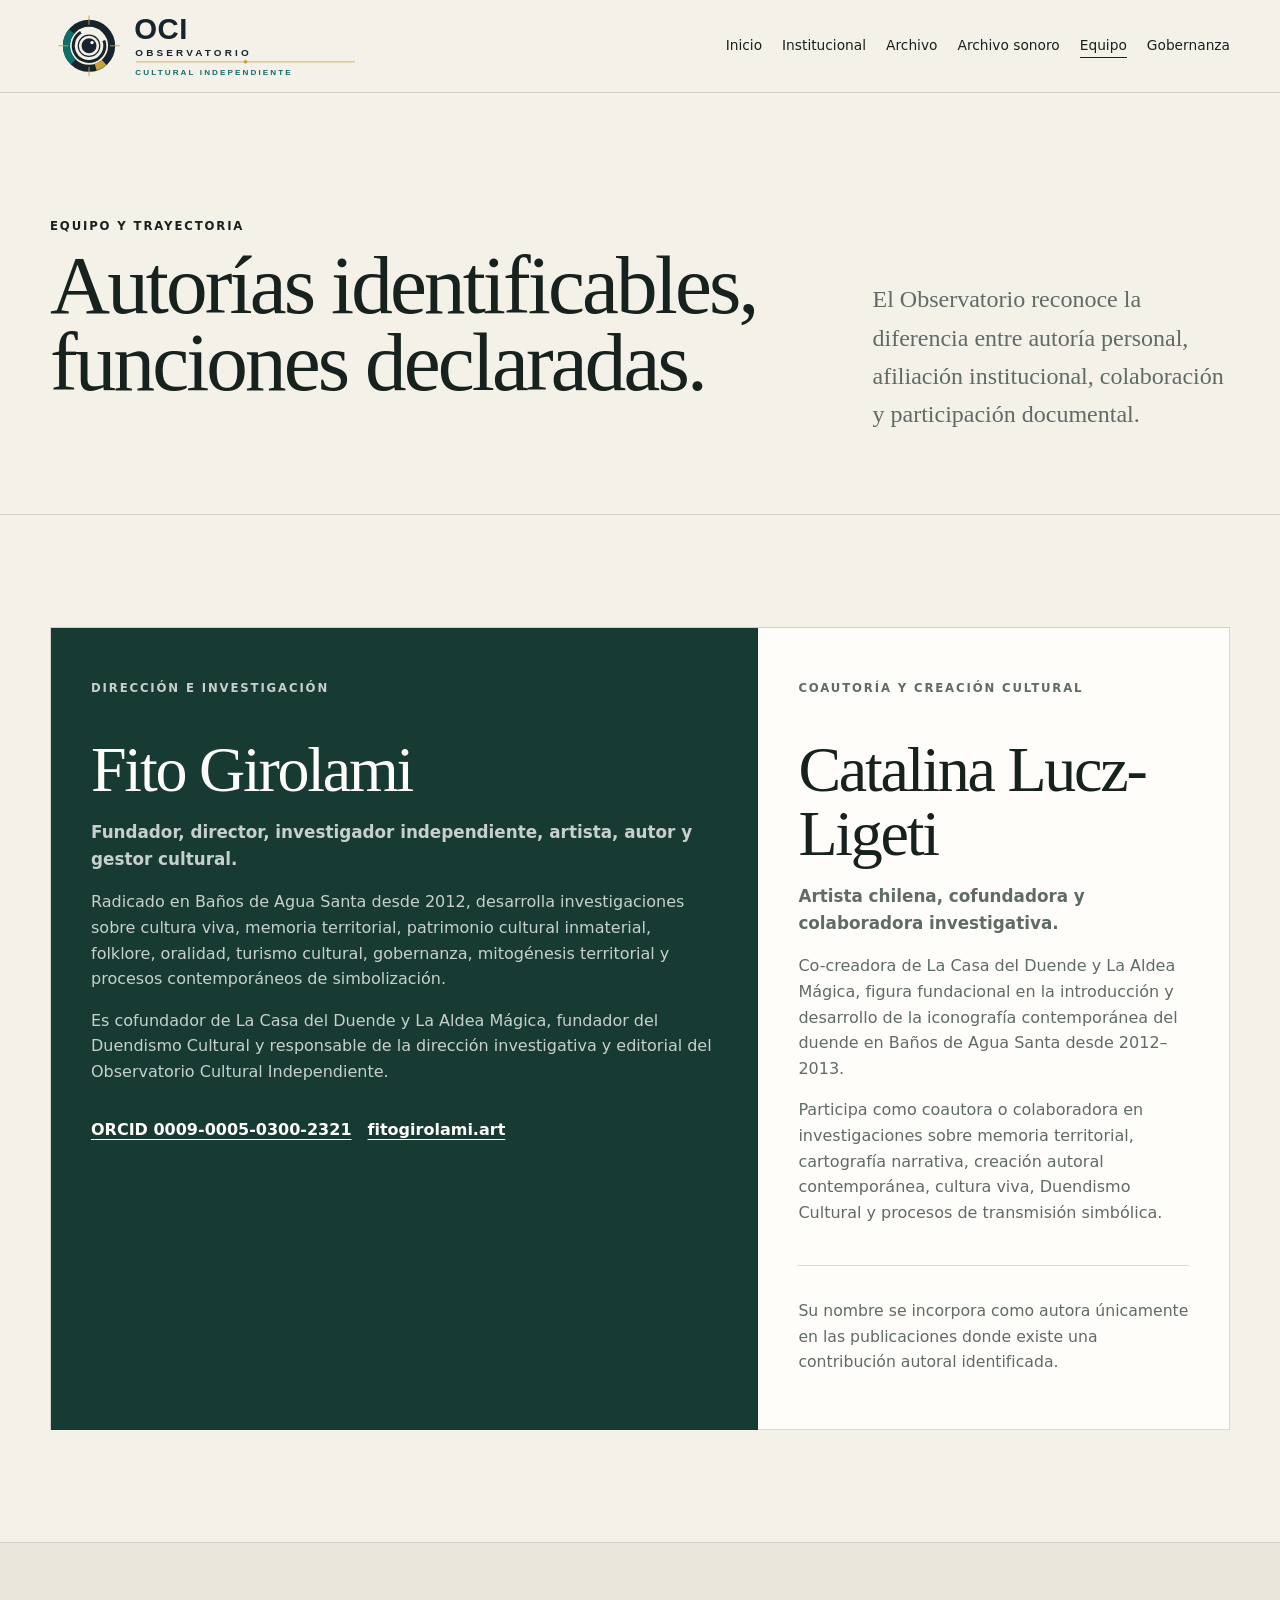
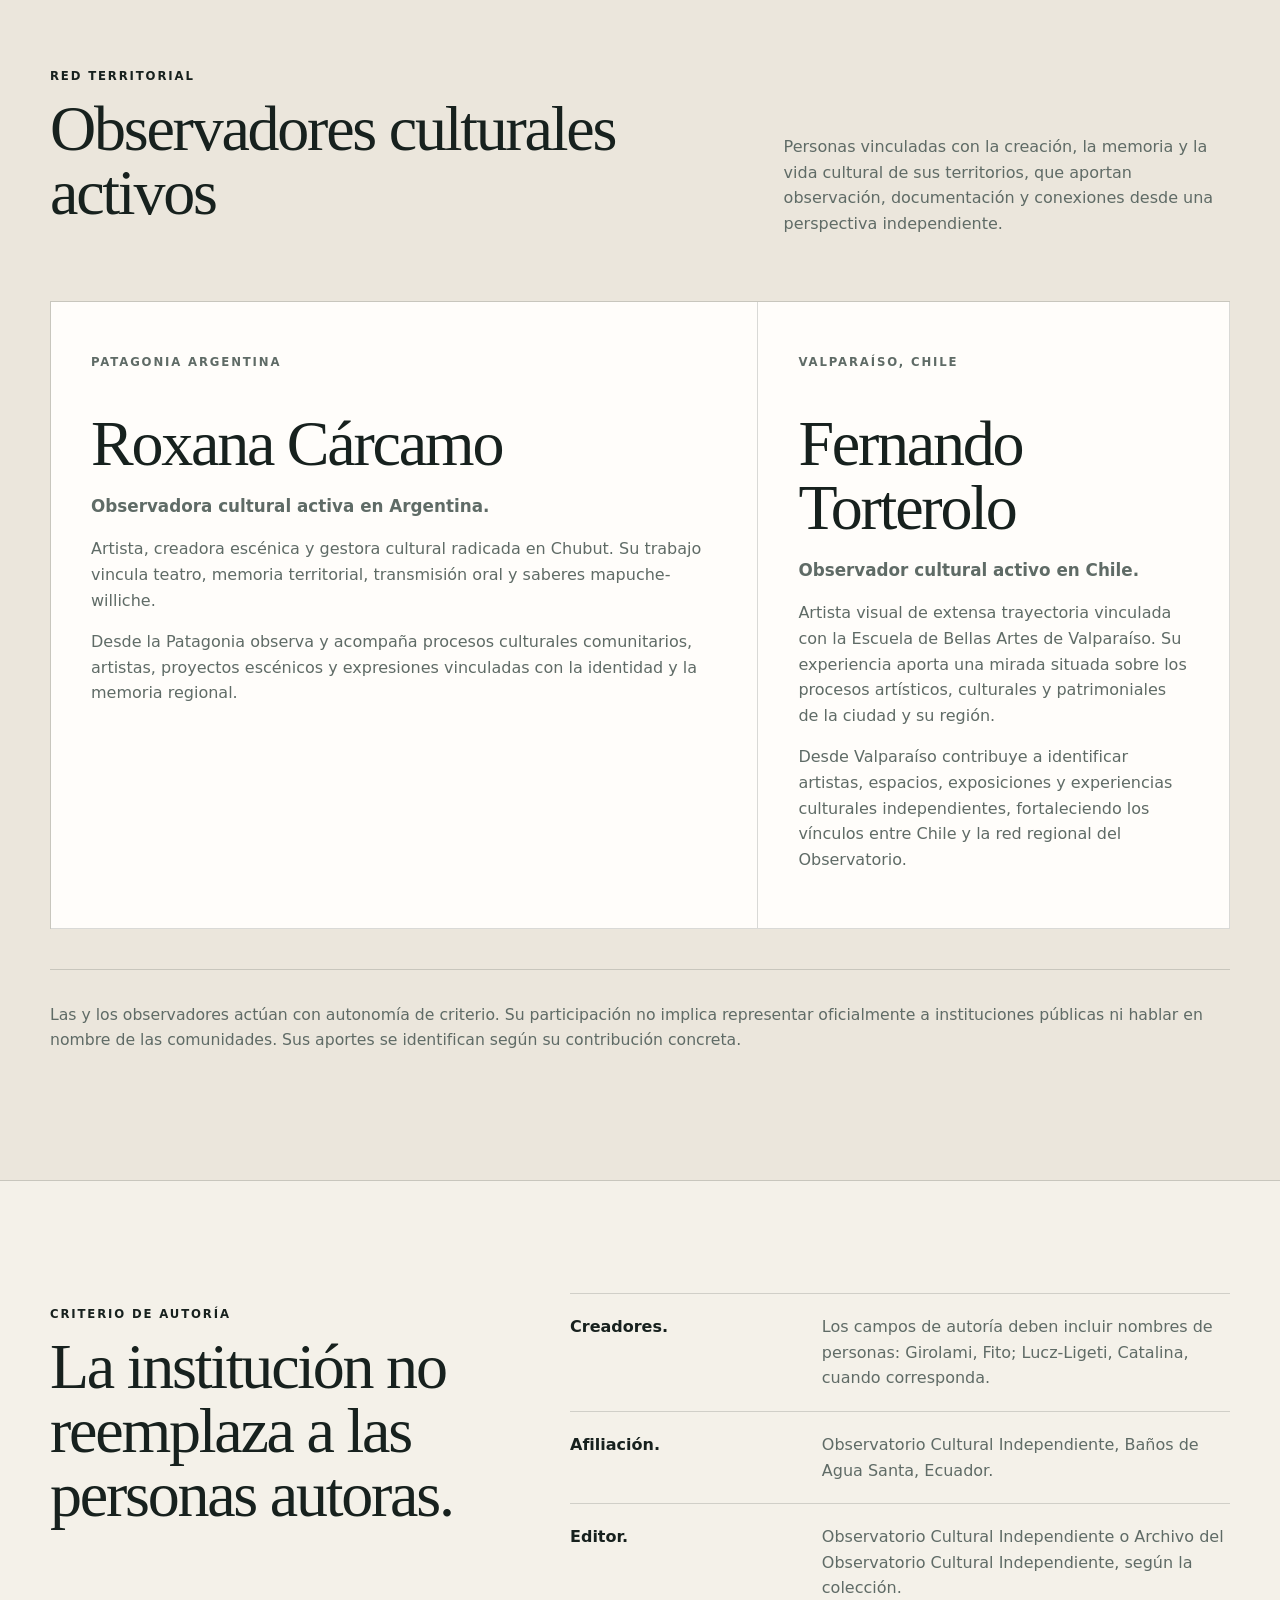
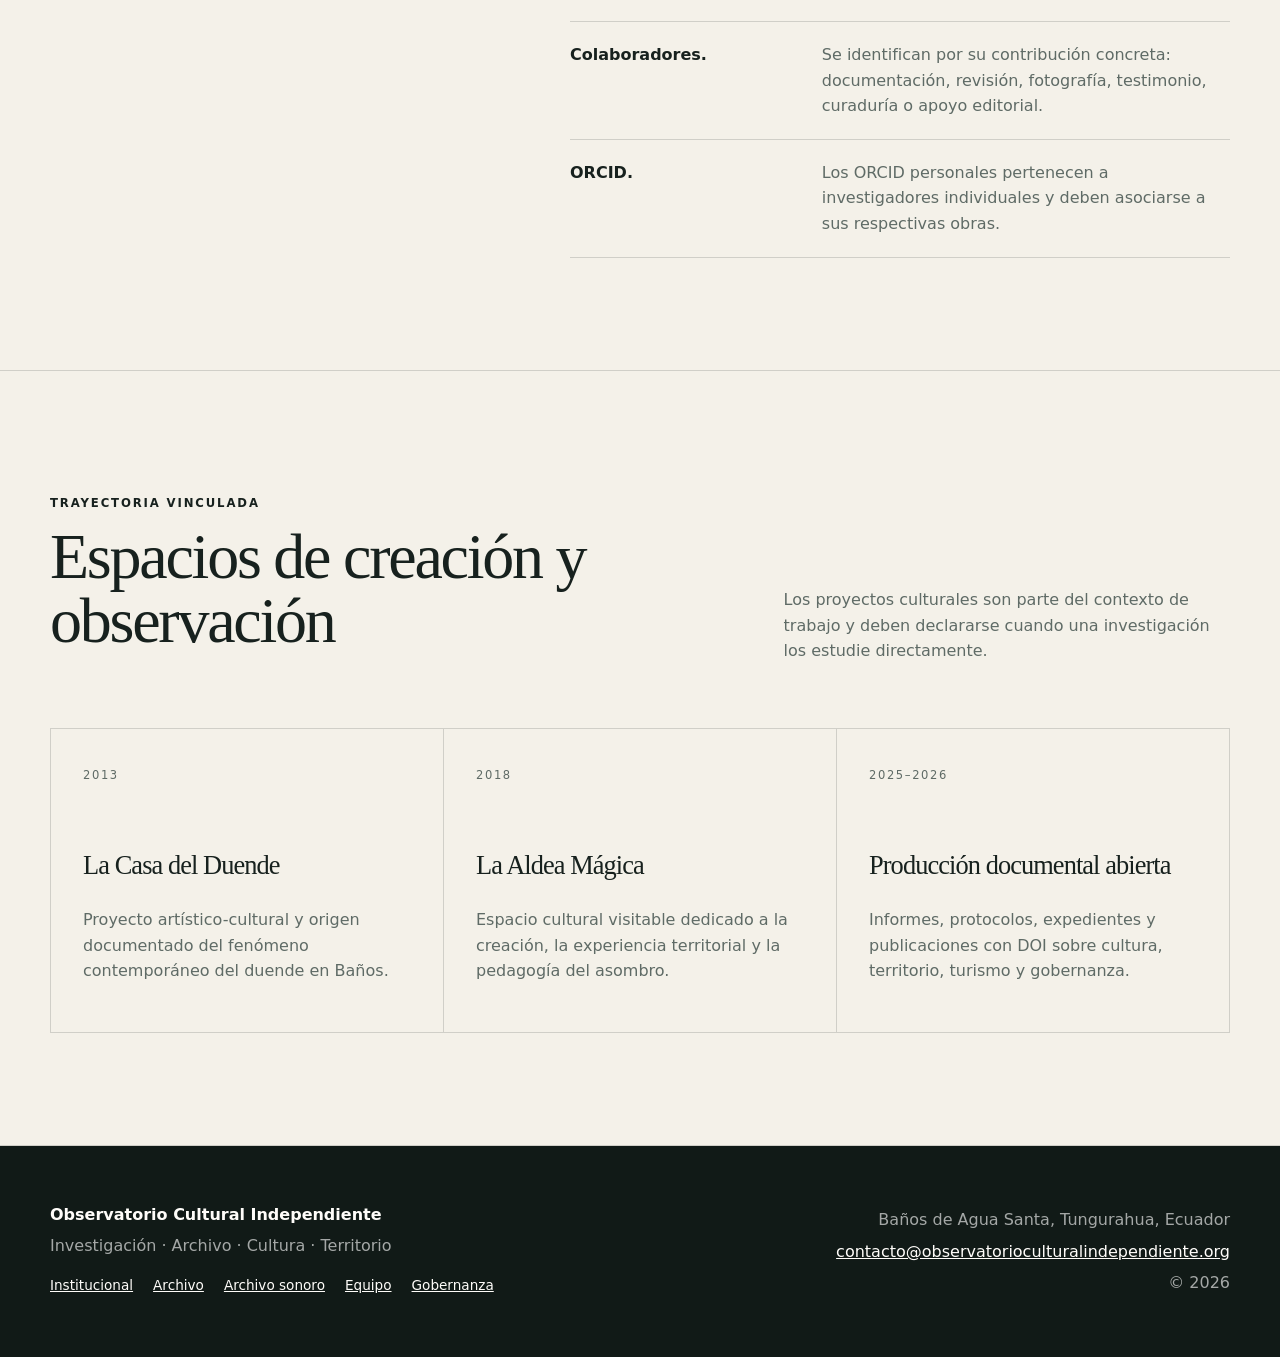
<file: equipo.html>
<!doctype html>
<html lang="es">
<head>
  <meta charset="utf-8">
  <meta name="viewport" content="width=device-width, initial-scale=1">
  <meta name="description" content="Equipo, autorías y trayectoria del Observatorio Cultural Independiente.">
  <meta name="author" content="Observatorio Cultural Independiente">
  <meta name="theme-color" content="#173b32">
  <link rel="canonical" href="https://observatorioculturalindependiente.org/equipo.html">
  <link rel="icon" href="assets/isotipo-oci.svg" type="image/svg+xml">
  <link rel="stylesheet" href="styles.css">
  <title>Equipo · Observatorio Cultural Independiente</title>
</head>
<body>
  <a class="skip-link" href="#contenido">Saltar al contenido</a>
  <header class="site-header">
    <div class="container header-inner">
      <a class="brand" href="index.html" aria-label="Inicio del Observatorio Cultural Independiente"><img class="brand-lockup" src="assets/imagotipo-oci.svg" alt="Observatorio Cultural Independiente"></a>
      <button class="nav-toggle" type="button" aria-expanded="false" aria-controls="navegacion">Menú</button>
      <nav class="site-nav" id="navegacion" aria-label="Navegación principal">
        <a href="index.html">Inicio</a>
        <a href="institucional.html">Institucional</a>
        <a href="archivo.html">Archivo</a>
        <a href="archivo-sonoro.html">Archivo sonoro</a>
        <a href="equipo.html" aria-current="page">Equipo</a>
        <a href="gobernanza.html">Gobernanza</a>
      </nav>
    </div>
  </header>

  <main id="contenido">
    <section class="page-hero">
      <div class="container page-hero-grid">
        <div><p class="eyebrow">Equipo y trayectoria</p><h1>Autorías identificables, funciones declaradas.</h1></div>
        <p class="page-intro">El Observatorio reconoce la diferencia entre autoría personal, afiliación institucional, colaboración y participación documental.</p>
      </div>
    </section>

    <section class="section">
      <div class="container team-grid">
        <article class="person-card person-card-lead">
          <p class="eyebrow">Dirección e investigación</p>
          <h2>Fito Girolami</h2>
          <p class="person-role">Fundador, director, investigador independiente, artista, autor y gestor cultural.</p>
          <p>Radicado en Baños de Agua Santa desde 2012, desarrolla investigaciones sobre cultura viva, memoria territorial, patrimonio cultural inmaterial, folklore, oralidad, turismo cultural, gobernanza, mitogénesis territorial y procesos contemporáneos de simbolización.</p>
          <p>Es cofundador de La Casa del Duende y La Aldea Mágica, fundador del Duendismo Cultural y responsable de la dirección investigativa y editorial del Observatorio Cultural Independiente.</p>
          <div class="profile-links"><a href="https://orcid.org/0009-0005-0300-2321" target="_blank" rel="noopener noreferrer">ORCID 0009-0005-0300-2321</a><a href="https://fitogirolami.art" target="_blank" rel="noopener noreferrer">fitogirolami.art</a></div>
        </article>
        <article class="person-card">
          <p class="eyebrow">Coautoría y creación cultural</p>
          <h2>Catalina Lucz-Ligeti</h2>
          <p class="person-role">Artista chilena, cofundadora y colaboradora investigativa.</p>
          <p>Co-creadora de La Casa del Duende y La Aldea Mágica, figura fundacional en la introducción y desarrollo de la iconografía contemporánea del duende en Baños de Agua Santa desde 2012–2013.</p>
          <p>Participa como coautora o colaboradora en investigaciones sobre memoria territorial, cartografía narrativa, creación autoral contemporánea, cultura viva, Duendismo Cultural y procesos de transmisión simbólica.</p>
          <p class="institutional-note">Su nombre se incorpora como autora únicamente en las publicaciones donde existe una contribución autoral identificada.</p>
        </article>
      </div>
    </section>

    <section class="section section-tinted">
      <div class="container">
        <div class="section-heading">
          <div><p class="section-label">Red territorial</p><h2>Observadores culturales activos</h2></div>
          <p>Personas vinculadas con la creación, la memoria y la vida cultural de sus territorios, que aportan observación, documentación y conexiones desde una perspectiva independiente.</p>
        </div>
        <div class="team-grid">
          <article class="person-card">
            <p class="eyebrow">Patagonia argentina</p>
            <h2>Roxana Cárcamo</h2>
            <p class="person-role">Observadora cultural activa en Argentina.</p>
            <p>Artista, creadora escénica y gestora cultural radicada en Chubut. Su trabajo vincula teatro, memoria territorial, transmisión oral y saberes mapuche-williche.</p>
            <p>Desde la Patagonia observa y acompaña procesos culturales comunitarios, artistas, proyectos escénicos y expresiones vinculadas con la identidad y la memoria regional.</p>
          </article>
          <article class="person-card">
            <p class="eyebrow">Valparaíso, Chile</p>
            <h2>Fernando Torterolo</h2>
            <p class="person-role">Observador cultural activo en Chile.</p>
            <p>Artista visual de extensa trayectoria vinculada con la Escuela de Bellas Artes de Valparaíso. Su experiencia aporta una mirada situada sobre los procesos artísticos, culturales y patrimoniales de la ciudad y su región.</p>
            <p>Desde Valparaíso contribuye a identificar artistas, espacios, exposiciones y experiencias culturales independientes, fortaleciendo los vínculos entre Chile y la red regional del Observatorio.</p>
          </article>
        </div>
        <p class="institutional-note">Las y los observadores actúan con autonomía de criterio. Su participación no implica representar oficialmente a instituciones públicas ni hablar en nombre de las comunidades. Sus aportes se identifican según su contribución concreta.</p>
      </div>
    </section>

    <section class="section">
      <div class="container statement-grid">
        <div><p class="section-label">Criterio de autoría</p><h2>La institución no reemplaza a las personas autoras.</h2></div>
        <div class="policy-list">
          <div><strong>Creadores.</strong><span>Los campos de autoría deben incluir nombres de personas: Girolami, Fito; Lucz-Ligeti, Catalina, cuando corresponda.</span></div>
          <div><strong>Afiliación.</strong><span>Observatorio Cultural Independiente, Baños de Agua Santa, Ecuador.</span></div>
          <div><strong>Editor.</strong><span>Observatorio Cultural Independiente o Archivo del Observatorio Cultural Independiente, según la colección.</span></div>
          <div><strong>Colaboradores.</strong><span>Se identifican por su contribución concreta: documentación, revisión, fotografía, testimonio, curaduría o apoyo editorial.</span></div>
          <div><strong>ORCID.</strong><span>Los ORCID personales pertenecen a investigadores individuales y deben asociarse a sus respectivas obras.</span></div>
        </div>
      </div>
    </section>

    <section class="section">
      <div class="container">
        <div class="section-heading">
          <div><p class="section-label">Trayectoria vinculada</p><h2>Espacios de creación y observación</h2></div>
          <p>Los proyectos culturales son parte del contexto de trabajo y deben declararse cuando una investigación los estudie directamente.</p>
        </div>
        <div class="institution-grid institution-grid-compact">
          <article class="institution-card"><span>2013</span><h3>La Casa del Duende</h3><p>Proyecto artístico-cultural y origen documentado del fenómeno contemporáneo del duende en Baños.</p></article>
          <article class="institution-card"><span>2018</span><h3>La Aldea Mágica</h3><p>Espacio cultural visitable dedicado a la creación, la experiencia territorial y la pedagogía del asombro.</p></article>
          <article class="institution-card"><span>2025–2026</span><h3>Producción documental abierta</h3><p>Informes, protocolos, expedientes y publicaciones con DOI sobre cultura, territorio, turismo y gobernanza.</p></article>
        </div>
      </div>
    </section>
  </main>

  <footer class="site-footer">
    <div class="container footer-grid">
      <div><strong>Observatorio Cultural Independiente</strong><p>Investigación · Archivo · Cultura · Territorio</p><div class="footer-links"><a href="institucional.html">Institucional</a><a href="archivo.html">Archivo</a><a href="archivo-sonoro.html">Archivo sonoro</a><a href="equipo.html">Equipo</a><a href="gobernanza.html">Gobernanza</a></div></div>
      <div><p>Baños de Agua Santa, Tungurahua, Ecuador</p><a href="mailto:contacto@observatorioculturalindependiente.org">contacto@observatorioculturalindependiente.org</a><p>© <span id="year">2026</span></p></div>
    </div>
  </footer>
  <script src="site.js"></script>
</body>
</html>
</file>
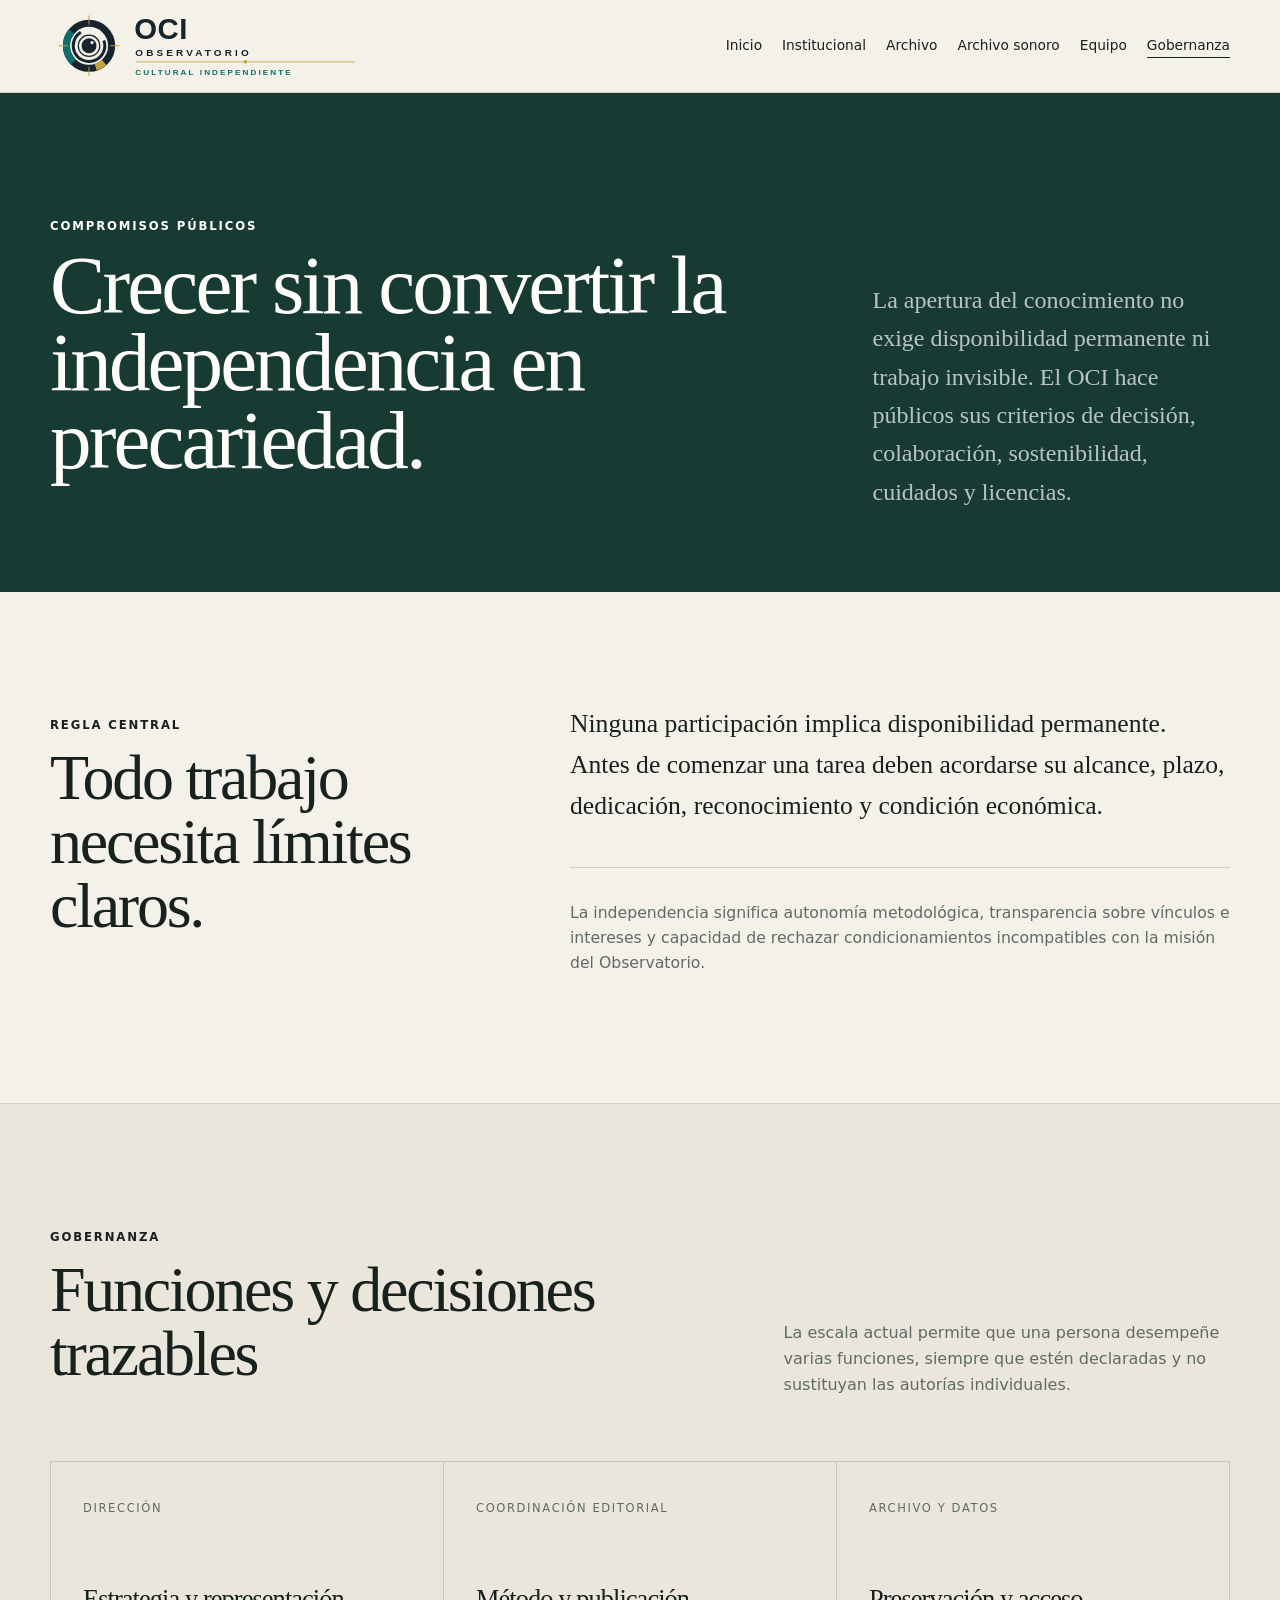
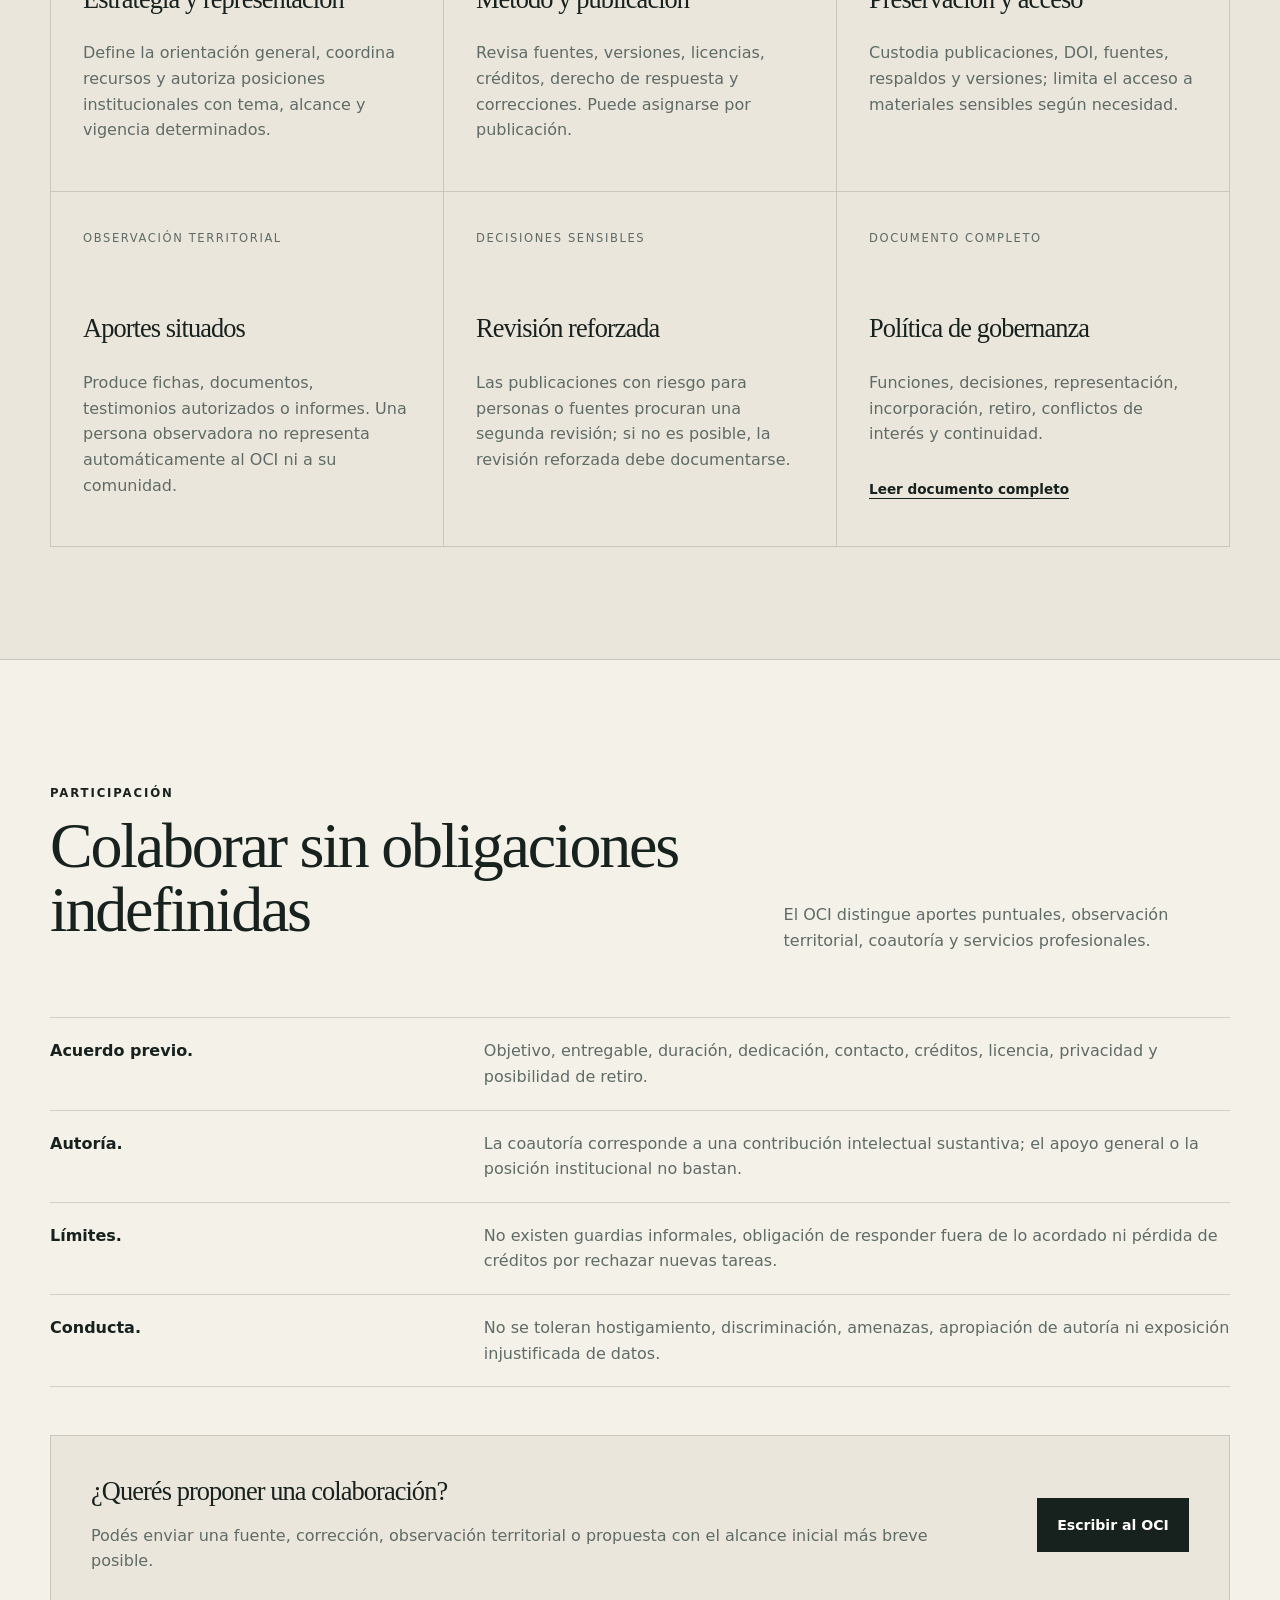
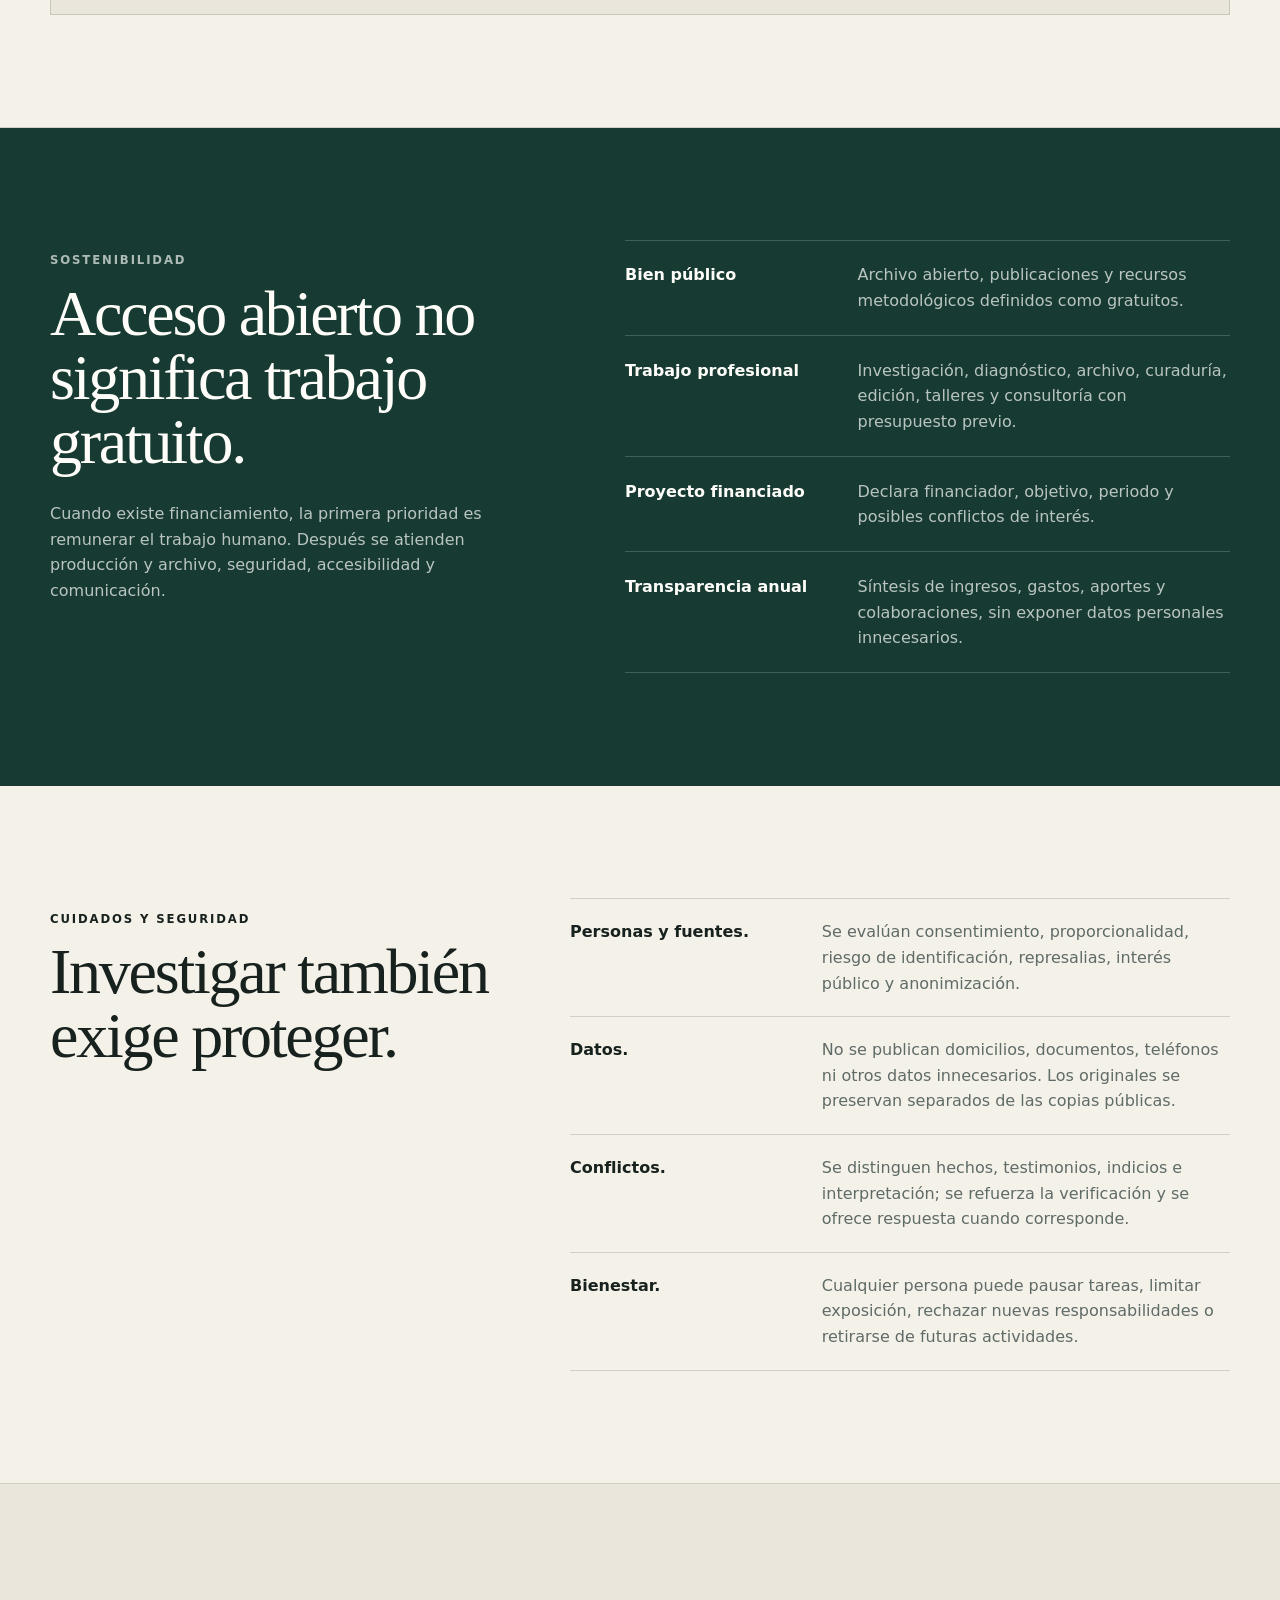
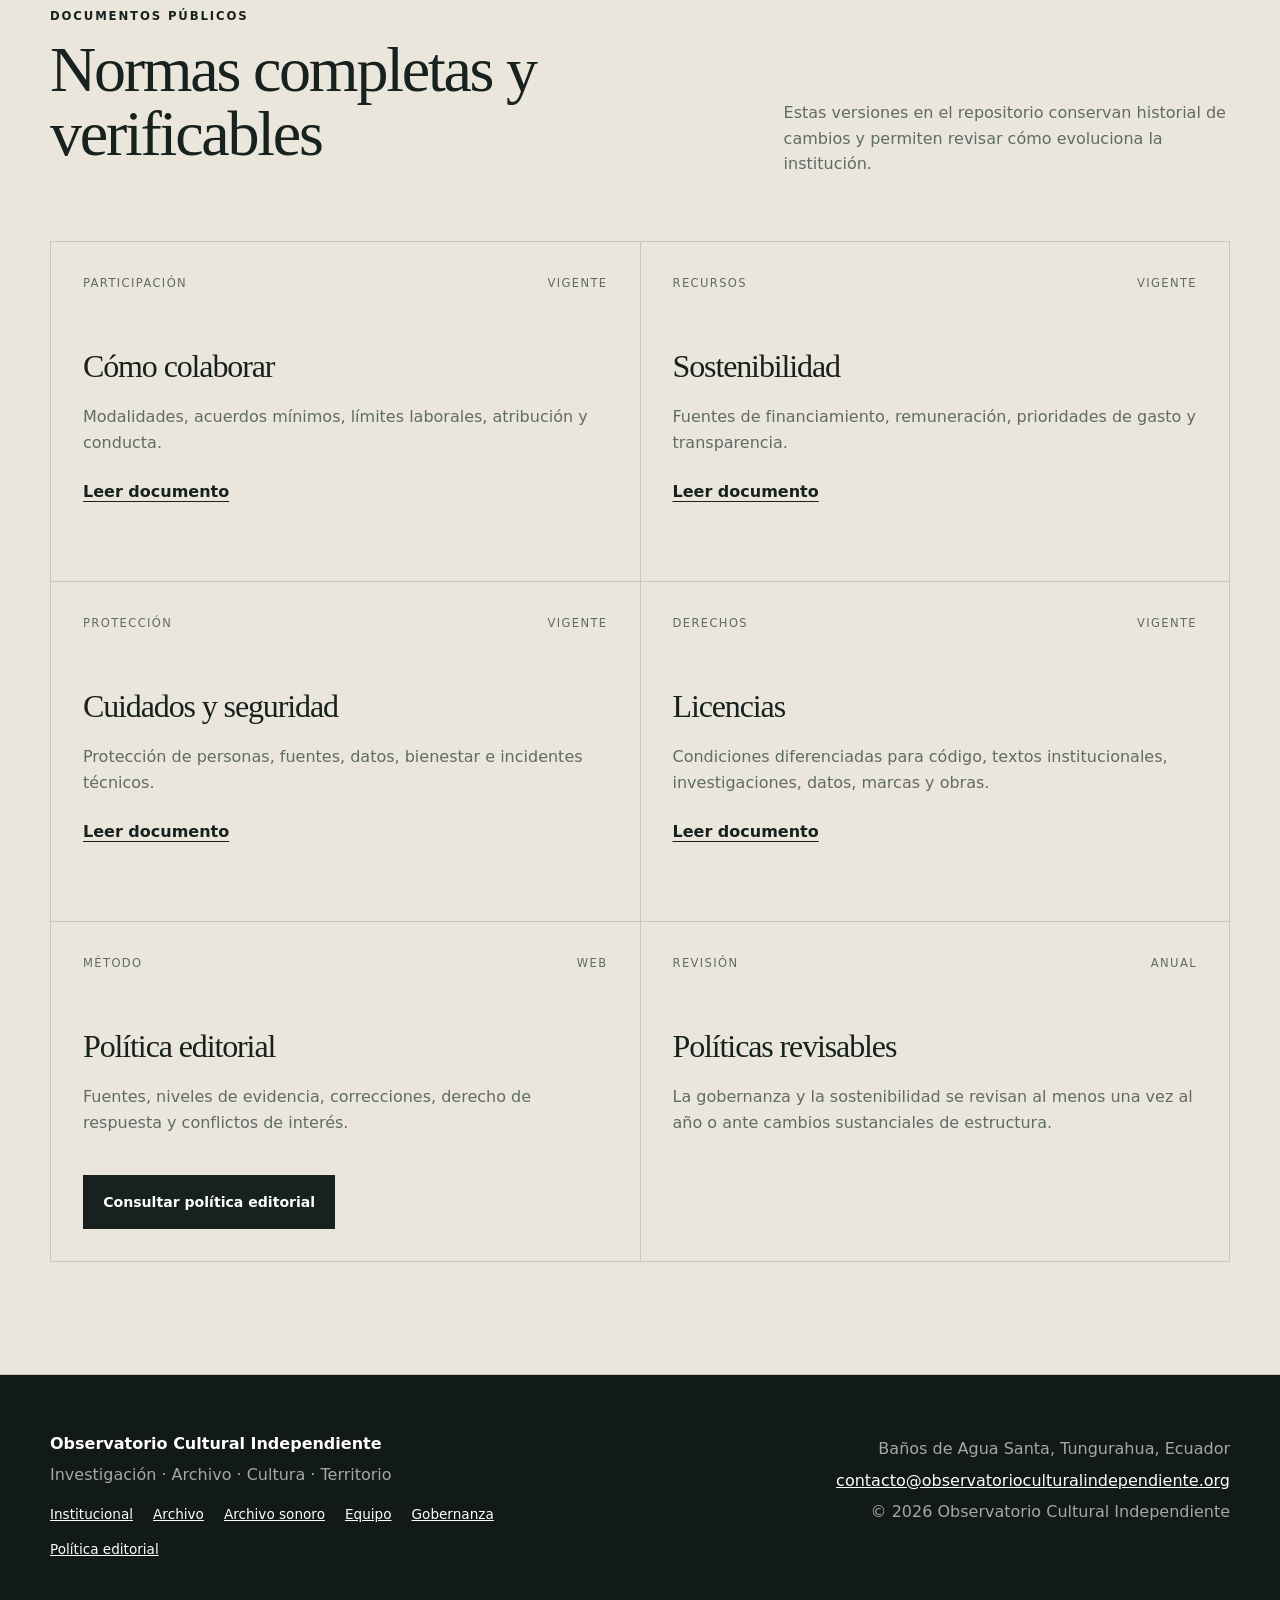
<file: gobernanza.html>
<!doctype html>
<html lang="es">
<head>
  <meta charset="utf-8">
  <meta name="viewport" content="width=device-width, initial-scale=1">
  <meta name="description" content="Gobernanza, participación, sostenibilidad, cuidados, seguridad y licencias del Observatorio Cultural Independiente.">
  <meta name="author" content="Observatorio Cultural Independiente">
  <meta name="theme-color" content="#173b32">
  <link rel="canonical" href="https://observatorioculturalindependiente.org/gobernanza.html">
  <link rel="icon" href="assets/isotipo-oci.svg" type="image/svg+xml">
  <link rel="stylesheet" href="styles.css">
  <title>Gobernanza y sostenibilidad · Observatorio Cultural Independiente</title>
</head>
<body>
  <a class="skip-link" href="#contenido">Saltar al contenido</a>
  <header class="site-header">
    <div class="container header-inner">
      <a class="brand" href="index.html" aria-label="Inicio del Observatorio Cultural Independiente"><img class="brand-lockup" src="assets/imagotipo-oci.svg" alt="Observatorio Cultural Independiente"></a>
      <button class="nav-toggle" type="button" aria-expanded="false" aria-controls="navegacion">Menú</button>
      <nav class="site-nav" id="navegacion" aria-label="Navegación principal">
        <a href="index.html">Inicio</a>
        <a href="institucional.html">Institucional</a>
        <a href="archivo.html">Archivo</a>
        <a href="archivo-sonoro.html">Archivo sonoro</a>
        <a href="equipo.html">Equipo</a>
        <a href="gobernanza.html" aria-current="page">Gobernanza</a>
      </nav>
    </div>
  </header>

  <main id="contenido">
    <section class="page-hero page-hero-dark">
      <div class="container page-hero-grid">
        <div><p class="eyebrow">Compromisos públicos</p><h1>Crecer sin convertir la independencia en precariedad.</h1></div>
        <p class="page-intro">La apertura del conocimiento no exige disponibilidad permanente ni trabajo invisible. El OCI hace públicos sus criterios de decisión, colaboración, sostenibilidad, cuidados y licencias.</p>
      </div>
    </section>

    <section class="section">
      <div class="container statement-grid">
        <div><p class="section-label">Regla central</p><h2>Todo trabajo necesita límites claros.</h2></div>
        <div class="prose-large">
          <p>Ninguna participación implica disponibilidad permanente. Antes de comenzar una tarea deben acordarse su alcance, plazo, dedicación, reconocimiento y condición económica.</p>
          <p class="institutional-note">La independencia significa autonomía metodológica, transparencia sobre vínculos e intereses y capacidad de rechazar condicionamientos incompatibles con la misión del Observatorio.</p>
        </div>
      </div>
    </section>

    <section class="section section-tinted">
      <div class="container">
        <div class="section-heading">
          <div><p class="section-label">Gobernanza</p><h2>Funciones y decisiones trazables</h2></div>
          <p>La escala actual permite que una persona desempeñe varias funciones, siempre que estén declaradas y no sustituyan las autorías individuales.</p>
        </div>
        <div class="institution-grid">
          <article class="institution-card"><span>Dirección</span><h3>Estrategia y representación</h3><p>Define la orientación general, coordina recursos y autoriza posiciones institucionales con tema, alcance y vigencia determinados.</p></article>
          <article class="institution-card"><span>Coordinación editorial</span><h3>Método y publicación</h3><p>Revisa fuentes, versiones, licencias, créditos, derecho de respuesta y correcciones. Puede asignarse por publicación.</p></article>
          <article class="institution-card"><span>Archivo y datos</span><h3>Preservación y acceso</h3><p>Custodia publicaciones, DOI, fuentes, respaldos y versiones; limita el acceso a materiales sensibles según necesidad.</p></article>
          <article class="institution-card"><span>Observación territorial</span><h3>Aportes situados</h3><p>Produce fichas, documentos, testimonios autorizados o informes. Una persona observadora no representa automáticamente al OCI ni a su comunidad.</p></article>
          <article class="institution-card"><span>Decisiones sensibles</span><h3>Revisión reforzada</h3><p>Las publicaciones con riesgo para personas o fuentes procuran una segunda revisión; si no es posible, la revisión reforzada debe documentarse.</p></article>
          <article class="institution-card"><span>Documento completo</span><h3>Política de gobernanza</h3><p>Funciones, decisiones, representación, incorporación, retiro, conflictos de interés y continuidad.</p><a class="inline-link" href="https://github.com/FitoGirolami/observatorioculturalindependiente.org/blob/main/GOVERNANCE.md">Leer documento completo</a></article>
        </div>
      </div>
    </section>

    <section class="section">
      <div class="container">
        <div class="section-heading">
          <div><p class="section-label">Participación</p><h2>Colaborar sin obligaciones indefinidas</h2></div>
          <p>El OCI distingue aportes puntuales, observación territorial, coautoría y servicios profesionales.</p>
        </div>
        <div class="policy-list">
          <div><strong>Acuerdo previo.</strong><span>Objetivo, entregable, duración, dedicación, contacto, créditos, licencia, privacidad y posibilidad de retiro.</span></div>
          <div><strong>Autoría.</strong><span>La coautoría corresponde a una contribución intelectual sustantiva; el apoyo general o la posición institucional no bastan.</span></div>
          <div><strong>Límites.</strong><span>No existen guardias informales, obligación de responder fuera de lo acordado ni pérdida de créditos por rechazar nuevas tareas.</span></div>
          <div><strong>Conducta.</strong><span>No se toleran hostigamiento, discriminación, amenazas, apropiación de autoría ni exposición injustificada de datos.</span></div>
        </div>
        <div class="archive-action">
          <div><h3>¿Querés proponer una colaboración?</h3><p>Podés enviar una fuente, corrección, observación territorial o propuesta con el alcance inicial más breve posible.</p></div>
          <a class="button button-primary" href="mailto:contacto@observatorioculturalindependiente.org">Escribir al OCI</a>
        </div>
      </div>
    </section>

    <section class="section methodology">
      <div class="container methodology-grid">
        <div>
          <p class="section-label section-label-light">Sostenibilidad</p>
          <h2>Acceso abierto no significa trabajo gratuito.</h2>
          <p class="methodology-intro">Cuando existe financiamiento, la primera prioridad es remunerar el trabajo humano. Después se atienden producción y archivo, seguridad, accesibilidad y comunicación.</p>
        </div>
        <ul class="principles-list">
          <li><strong>Bien público</strong><span>Archivo abierto, publicaciones y recursos metodológicos definidos como gratuitos.</span></li>
          <li><strong>Trabajo profesional</strong><span>Investigación, diagnóstico, archivo, curaduría, edición, talleres y consultoría con presupuesto previo.</span></li>
          <li><strong>Proyecto financiado</strong><span>Declara financiador, objetivo, periodo y posibles conflictos de interés.</span></li>
          <li><strong>Transparencia anual</strong><span>Síntesis de ingresos, gastos, aportes y colaboraciones, sin exponer datos personales innecesarios.</span></li>
        </ul>
      </div>
    </section>

    <section class="section">
      <div class="container statement-grid">
        <div><p class="section-label">Cuidados y seguridad</p><h2>Investigar también exige proteger.</h2></div>
        <div class="policy-list">
          <div><strong>Personas y fuentes.</strong><span>Se evalúan consentimiento, proporcionalidad, riesgo de identificación, represalias, interés público y anonimización.</span></div>
          <div><strong>Datos.</strong><span>No se publican domicilios, documentos, teléfonos ni otros datos innecesarios. Los originales se preservan separados de las copias públicas.</span></div>
          <div><strong>Conflictos.</strong><span>Se distinguen hechos, testimonios, indicios e interpretación; se refuerza la verificación y se ofrece respuesta cuando corresponde.</span></div>
          <div><strong>Bienestar.</strong><span>Cualquier persona puede pausar tareas, limitar exposición, rechazar nuevas responsabilidades o retirarse de futuras actividades.</span></div>
        </div>
      </div>
    </section>

    <section class="section section-tinted">
      <div class="container">
        <div class="section-heading">
          <div><p class="section-label">Documentos públicos</p><h2>Normas completas y verificables</h2></div>
          <p>Estas versiones en el repositorio conservan historial de cambios y permiten revisar cómo evoluciona la institución.</p>
        </div>
        <div class="publication-grid">
          <article class="publication-card"><div class="publication-meta"><span>Participación</span><span>Vigente</span></div><h3>Cómo colaborar</h3><p>Modalidades, acuerdos mínimos, límites laborales, atribución y conducta.</p><a class="text-link" href="https://github.com/FitoGirolami/observatorioculturalindependiente.org/blob/main/CONTRIBUTING.md">Leer documento</a></article>
          <article class="publication-card"><div class="publication-meta"><span>Recursos</span><span>Vigente</span></div><h3>Sostenibilidad</h3><p>Fuentes de financiamiento, remuneración, prioridades de gasto y transparencia.</p><a class="text-link" href="https://github.com/FitoGirolami/observatorioculturalindependiente.org/blob/main/SUSTAINABILITY.md">Leer documento</a></article>
          <article class="publication-card"><div class="publication-meta"><span>Protección</span><span>Vigente</span></div><h3>Cuidados y seguridad</h3><p>Protección de personas, fuentes, datos, bienestar e incidentes técnicos.</p><a class="text-link" href="https://github.com/FitoGirolami/observatorioculturalindependiente.org/blob/main/CARE_AND_SAFETY.md">Leer documento</a></article>
          <article class="publication-card"><div class="publication-meta"><span>Derechos</span><span>Vigente</span></div><h3>Licencias</h3><p>Condiciones diferenciadas para código, textos institucionales, investigaciones, datos, marcas y obras.</p><a class="text-link" href="https://github.com/FitoGirolami/observatorioculturalindependiente.org/blob/main/LICENSE">Leer documento</a></article>
          <article class="publication-card publication-card-link"><div class="publication-meta"><span>Método</span><span>Web</span></div><h3>Política editorial</h3><p>Fuentes, niveles de evidencia, correcciones, derecho de respuesta y conflictos de interés.</p><a class="button button-primary" href="politica-editorial.html">Consultar política editorial</a></article>
          <article class="publication-card"><div class="publication-meta"><span>Revisión</span><span>Anual</span></div><h3>Políticas revisables</h3><p>La gobernanza y la sostenibilidad se revisan al menos una vez al año o ante cambios sustanciales de estructura.</p></article>
        </div>
      </div>
    </section>
  </main>

  <footer class="site-footer">
    <div class="container footer-grid">
      <div><strong>Observatorio Cultural Independiente</strong><p>Investigación · Archivo · Cultura · Territorio</p><div class="footer-links"><a href="institucional.html">Institucional</a><a href="archivo.html">Archivo</a><a href="archivo-sonoro.html">Archivo sonoro</a><a href="equipo.html">Equipo</a><a href="gobernanza.html">Gobernanza</a><a href="politica-editorial.html">Política editorial</a></div></div>
      <div><p>Baños de Agua Santa, Tungurahua, Ecuador</p><a href="mailto:contacto@observatorioculturalindependiente.org">contacto@observatorioculturalindependiente.org</a><p>© <span id="year">2026</span> Observatorio Cultural Independiente</p></div>
    </div>
  </footer>
  <script src="site.js"></script>
</body>
</html>
</file>
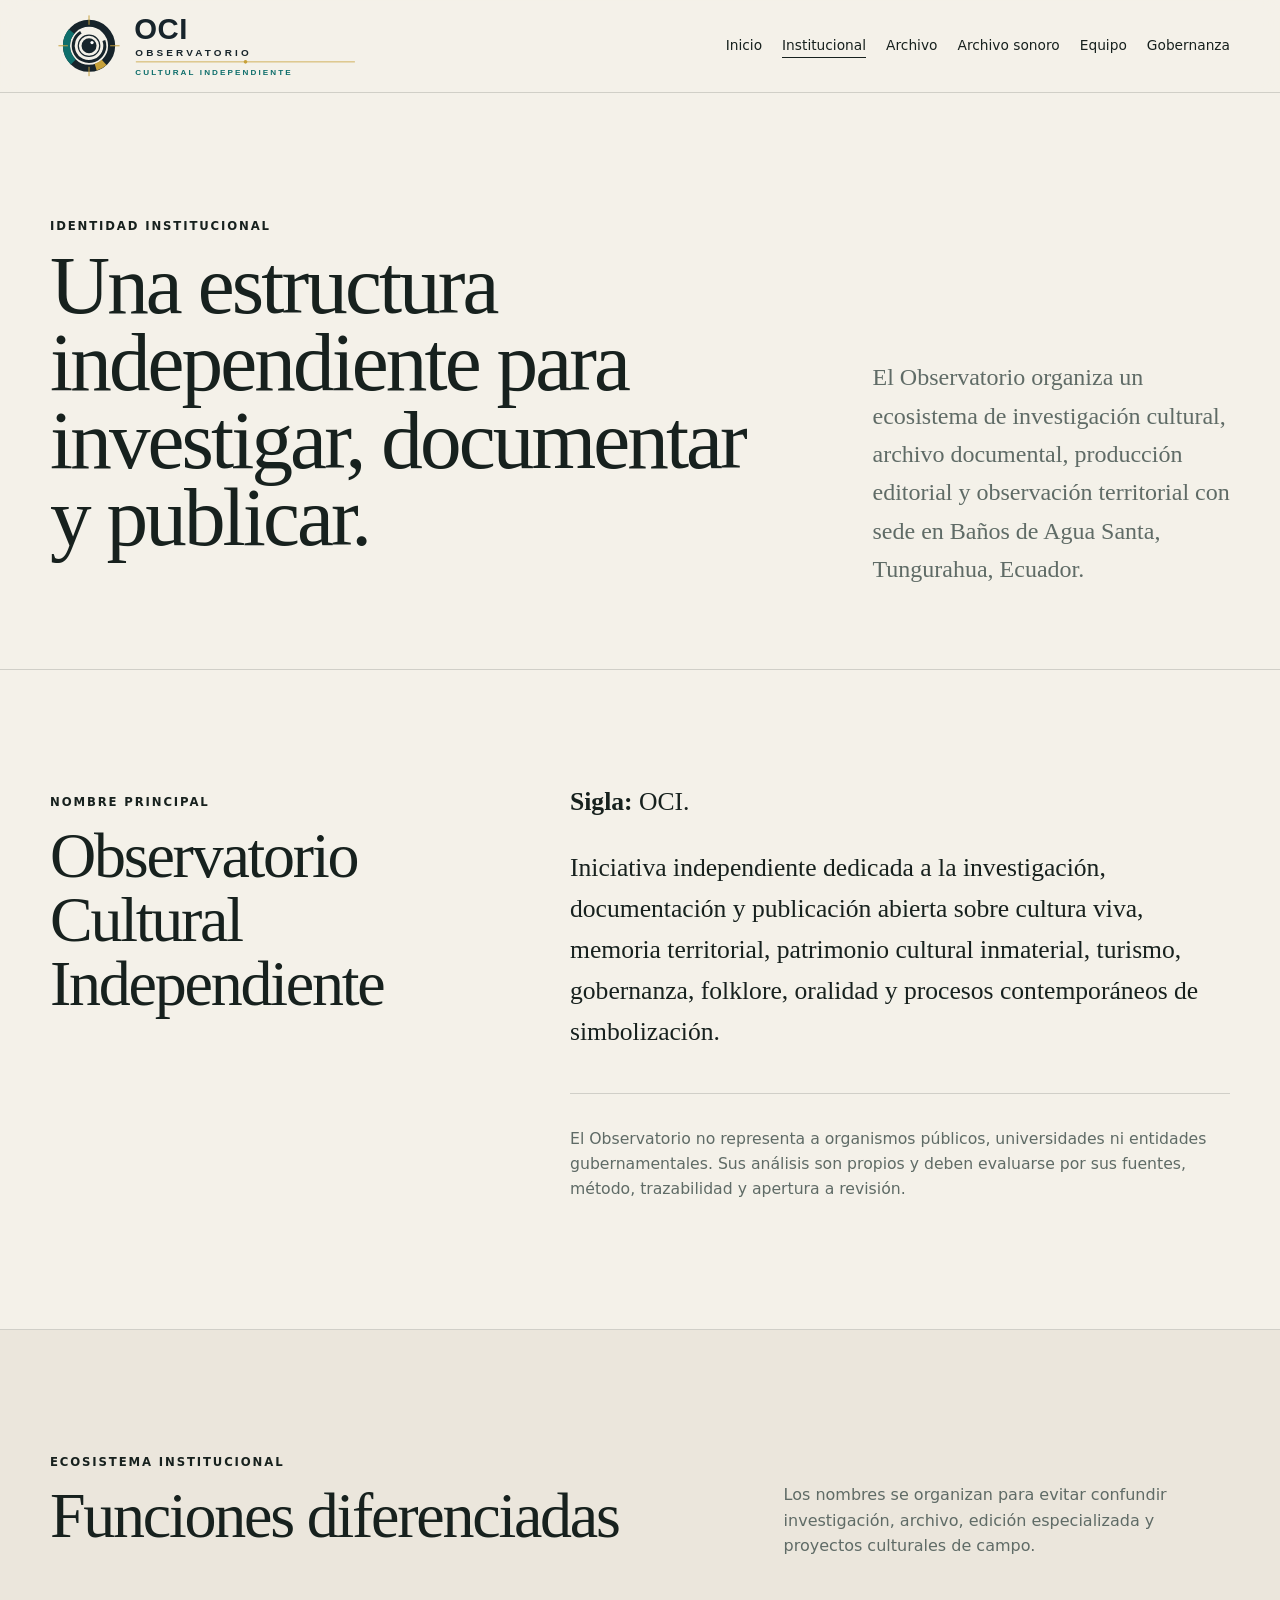
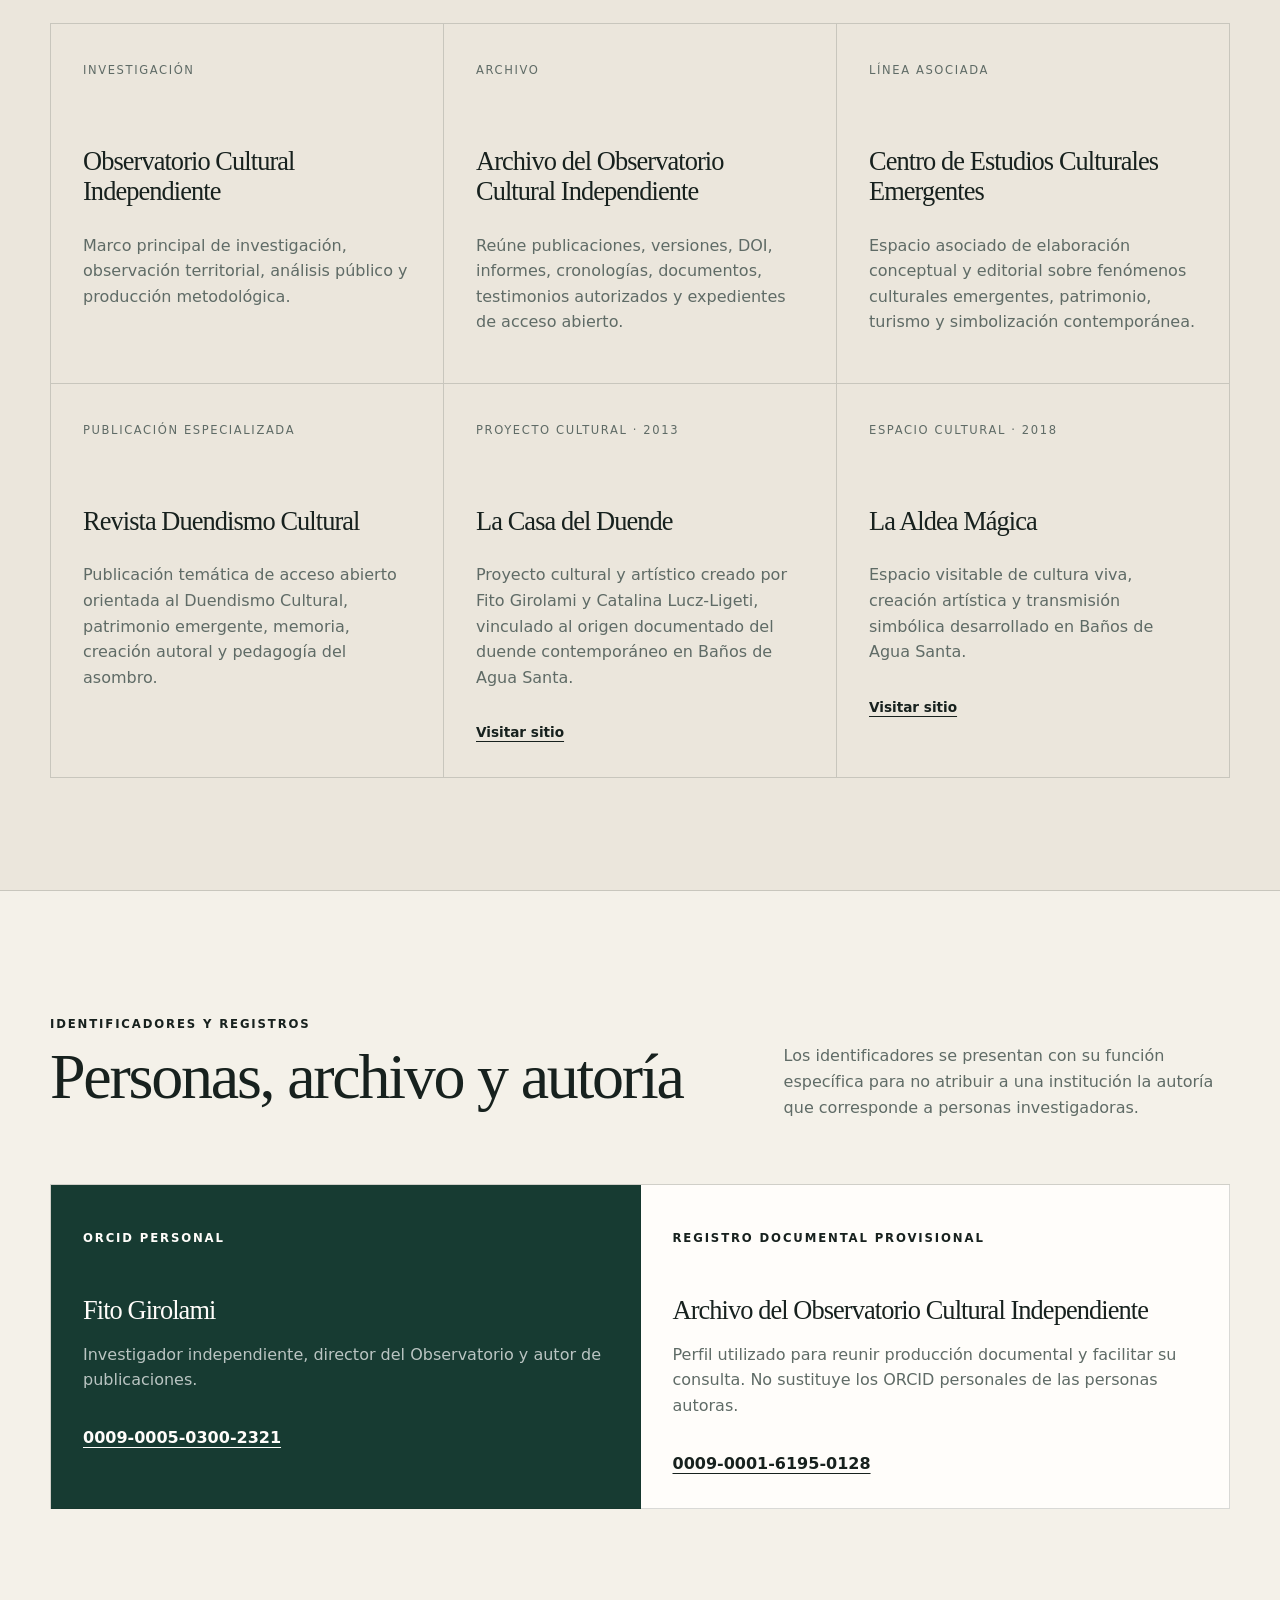
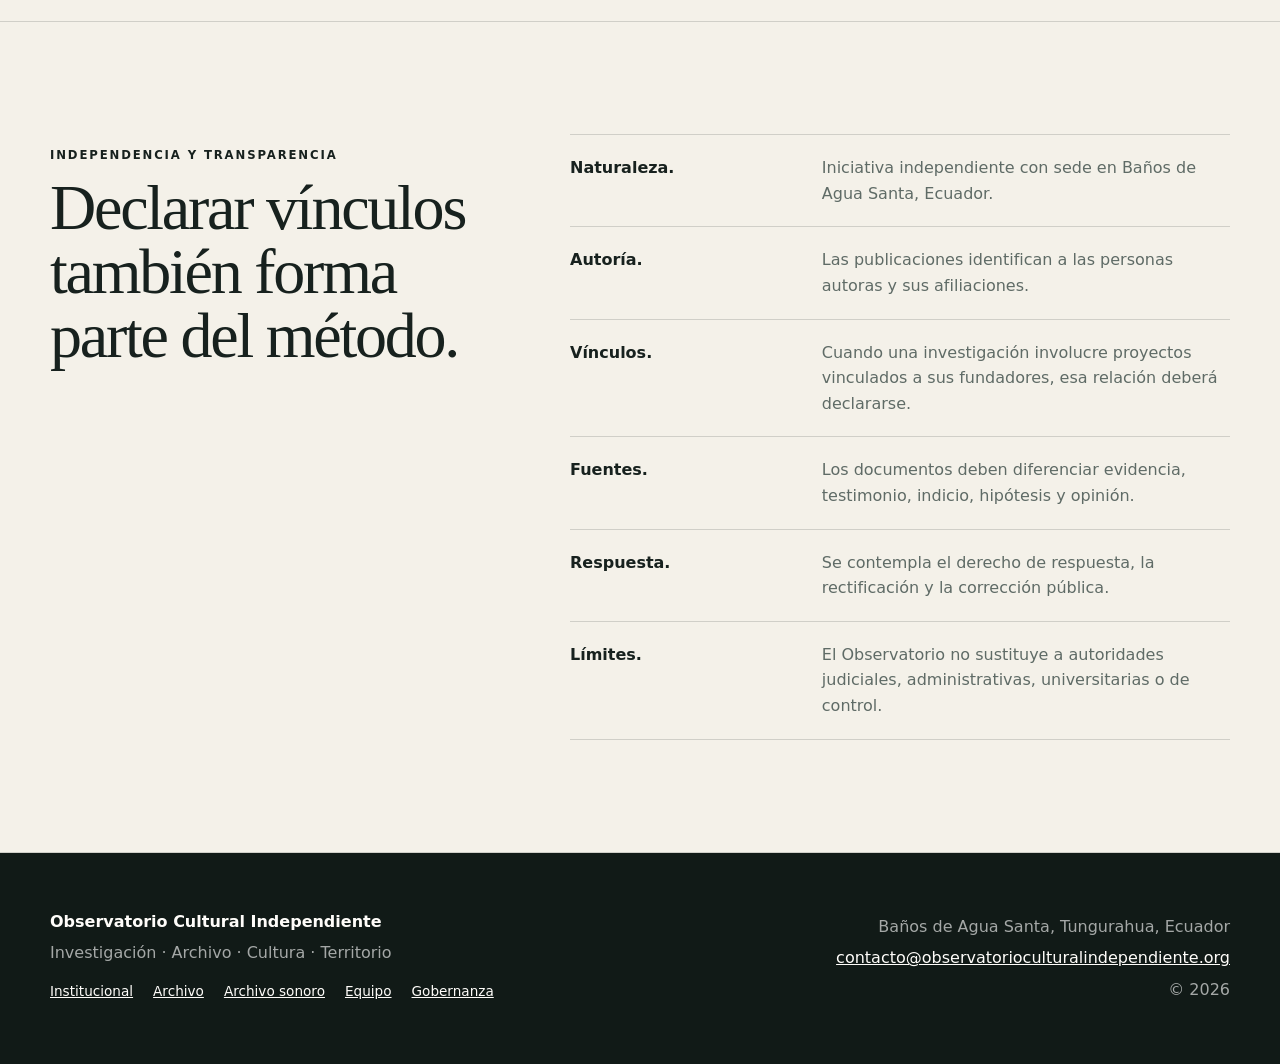
<file: institucional.html>
<!doctype html>
<html lang="es">
<head>
  <meta charset="utf-8">
  <meta name="viewport" content="width=device-width, initial-scale=1">
  <meta name="description" content="Identidad, estructura, independencia y ecosistema institucional del Observatorio Cultural Independiente, con sede en Baños de Agua Santa, Ecuador.">
  <meta name="author" content="Observatorio Cultural Independiente">
  <meta name="theme-color" content="#173b32">
  <link rel="canonical" href="https://observatorioculturalindependiente.org/institucional.html">
  <link rel="icon" href="assets/isotipo-oci.svg" type="image/svg+xml">
  <link rel="stylesheet" href="styles.css">
  <title>Institucional · Observatorio Cultural Independiente</title>
</head>
<body>
  <a class="skip-link" href="#contenido">Saltar al contenido</a>
  <header class="site-header">
    <div class="container header-inner">
      <a class="brand" href="index.html" aria-label="Inicio del Observatorio Cultural Independiente"><img class="brand-lockup" src="assets/imagotipo-oci.svg" alt="Observatorio Cultural Independiente"></a>
      <button class="nav-toggle" type="button" aria-expanded="false" aria-controls="navegacion">Menú</button>
      <nav class="site-nav" id="navegacion" aria-label="Navegación principal">
        <a href="index.html">Inicio</a>
        <a href="institucional.html" aria-current="page">Institucional</a>
        <a href="archivo.html">Archivo</a>
        <a href="archivo-sonoro.html">Archivo sonoro</a>
        <a href="equipo.html">Equipo</a>
        <a href="gobernanza.html">Gobernanza</a>
      </nav>
    </div>
  </header>

  <main id="contenido">
    <section class="page-hero">
      <div class="container page-hero-grid">
        <div><p class="eyebrow">Identidad institucional</p><h1>Una estructura independiente para investigar, documentar y publicar.</h1></div>
        <p class="page-intro">El Observatorio organiza un ecosistema de investigación cultural, archivo documental, producción editorial y observación territorial con sede en Baños de Agua Santa, Tungurahua, Ecuador.</p>
      </div>
    </section>

    <section class="section">
      <div class="container statement-grid">
        <div><p class="section-label">Nombre principal</p><h2>Observatorio Cultural Independiente</h2></div>
        <div class="prose-large">
          <p><strong>Sigla:</strong> OCI.</p>
          <p>Iniciativa independiente dedicada a la investigación, documentación y publicación abierta sobre cultura viva, memoria territorial, patrimonio cultural inmaterial, turismo, gobernanza, folklore, oralidad y procesos contemporáneos de simbolización.</p>
          <p class="institutional-note">El Observatorio no representa a organismos públicos, universidades ni entidades gubernamentales. Sus análisis son propios y deben evaluarse por sus fuentes, método, trazabilidad y apertura a revisión.</p>
        </div>
      </div>
    </section>

    <section class="section section-tinted">
      <div class="container">
        <div class="section-heading">
          <div><p class="section-label">Ecosistema institucional</p><h2>Funciones diferenciadas</h2></div>
          <p>Los nombres se organizan para evitar confundir investigación, archivo, edición especializada y proyectos culturales de campo.</p>
        </div>
        <div class="institution-grid">
          <article class="institution-card"><span>Investigación</span><h3>Observatorio Cultural Independiente</h3><p>Marco principal de investigación, observación territorial, análisis público y producción metodológica.</p></article>
          <article class="institution-card"><span>Archivo</span><h3>Archivo del Observatorio Cultural Independiente</h3><p>Reúne publicaciones, versiones, DOI, informes, cronologías, documentos, testimonios autorizados y expedientes de acceso abierto.</p></article>
          <article class="institution-card" id="centro"><span>Línea asociada</span><h3>Centro de Estudios Culturales Emergentes</h3><p>Espacio asociado de elaboración conceptual y editorial sobre fenómenos culturales emergentes, patrimonio, turismo y simbolización contemporánea.</p></article>
          <article class="institution-card"><span>Publicación especializada</span><h3>Revista Duendismo Cultural</h3><p>Publicación temática de acceso abierto orientada al Duendismo Cultural, patrimonio emergente, memoria, creación autoral y pedagogía del asombro.</p></article>
          <article class="institution-card"><span>Proyecto cultural · 2013</span><h3>La Casa del Duende</h3><p>Proyecto cultural y artístico creado por Fito Girolami y Catalina Lucz-Ligeti, vinculado al origen documentado del duende contemporáneo en Baños de Agua Santa.</p><a class="inline-link" href="https://lacasadelduende.art" target="_blank" rel="noopener noreferrer">Visitar sitio</a></article>
          <article class="institution-card"><span>Espacio cultural · 2018</span><h3>La Aldea Mágica</h3><p>Espacio visitable de cultura viva, creación artística y transmisión simbólica desarrollado en Baños de Agua Santa.</p><a class="inline-link" href="https://aldeamagica.art" target="_blank" rel="noopener noreferrer">Visitar sitio</a></article>
        </div>
      </div>
    </section>

    <section class="section identifiers">
      <div class="container">
        <div class="section-heading">
          <div><p class="section-label">Identificadores y registros</p><h2>Personas, archivo y autoría</h2></div>
          <p>Los identificadores se presentan con su función específica para no atribuir a una institución la autoría que corresponde a personas investigadoras.</p>
        </div>
        <div class="identifier-grid">
          <article class="identifier-card identifier-card-primary"><p class="eyebrow">ORCID personal</p><h3>Fito Girolami</h3><p>Investigador independiente, director del Observatorio y autor de publicaciones.</p><a href="https://orcid.org/0009-0005-0300-2321" target="_blank" rel="noopener noreferrer">0009-0005-0300-2321</a></article>
          <article class="identifier-card"><p class="eyebrow">Registro documental provisional</p><h3>Archivo del Observatorio Cultural Independiente</h3><p>Perfil utilizado para reunir producción documental y facilitar su consulta. No sustituye los ORCID personales de las personas autoras.</p><a href="https://orcid.org/0009-0001-6195-0128" target="_blank" rel="noopener noreferrer">0009-0001-6195-0128</a></article>
        </div>
      </div>
    </section>

    <section class="section transparency">
      <div class="container statement-grid">
        <div><p class="section-label">Independencia y transparencia</p><h2>Declarar vínculos también forma parte del método.</h2></div>
        <div class="policy-list">
          <div><strong>Naturaleza.</strong><span>Iniciativa independiente con sede en Baños de Agua Santa, Ecuador.</span></div>
          <div><strong>Autoría.</strong><span>Las publicaciones identifican a las personas autoras y sus afiliaciones.</span></div>
          <div><strong>Vínculos.</strong><span>Cuando una investigación involucre proyectos vinculados a sus fundadores, esa relación deberá declararse.</span></div>
          <div><strong>Fuentes.</strong><span>Los documentos deben diferenciar evidencia, testimonio, indicio, hipótesis y opinión.</span></div>
          <div><strong>Respuesta.</strong><span>Se contempla el derecho de respuesta, la rectificación y la corrección pública.</span></div>
          <div><strong>Límites.</strong><span>El Observatorio no sustituye a autoridades judiciales, administrativas, universitarias o de control.</span></div>
        </div>
      </div>
    </section>
  </main>

  <footer class="site-footer">
    <div class="container footer-grid">
      <div><strong>Observatorio Cultural Independiente</strong><p>Investigación · Archivo · Cultura · Territorio</p><div class="footer-links"><a href="institucional.html">Institucional</a><a href="archivo.html">Archivo</a><a href="archivo-sonoro.html">Archivo sonoro</a><a href="equipo.html">Equipo</a><a href="gobernanza.html">Gobernanza</a></div></div>
      <div><p>Baños de Agua Santa, Tungurahua, Ecuador</p><a href="mailto:contacto@observatorioculturalindependiente.org">contacto@observatorioculturalindependiente.org</a><p>© <span id="year">2026</span></p></div>
    </div>
  </footer>
  <script src="site.js"></script>
</body>
</html>
</file>
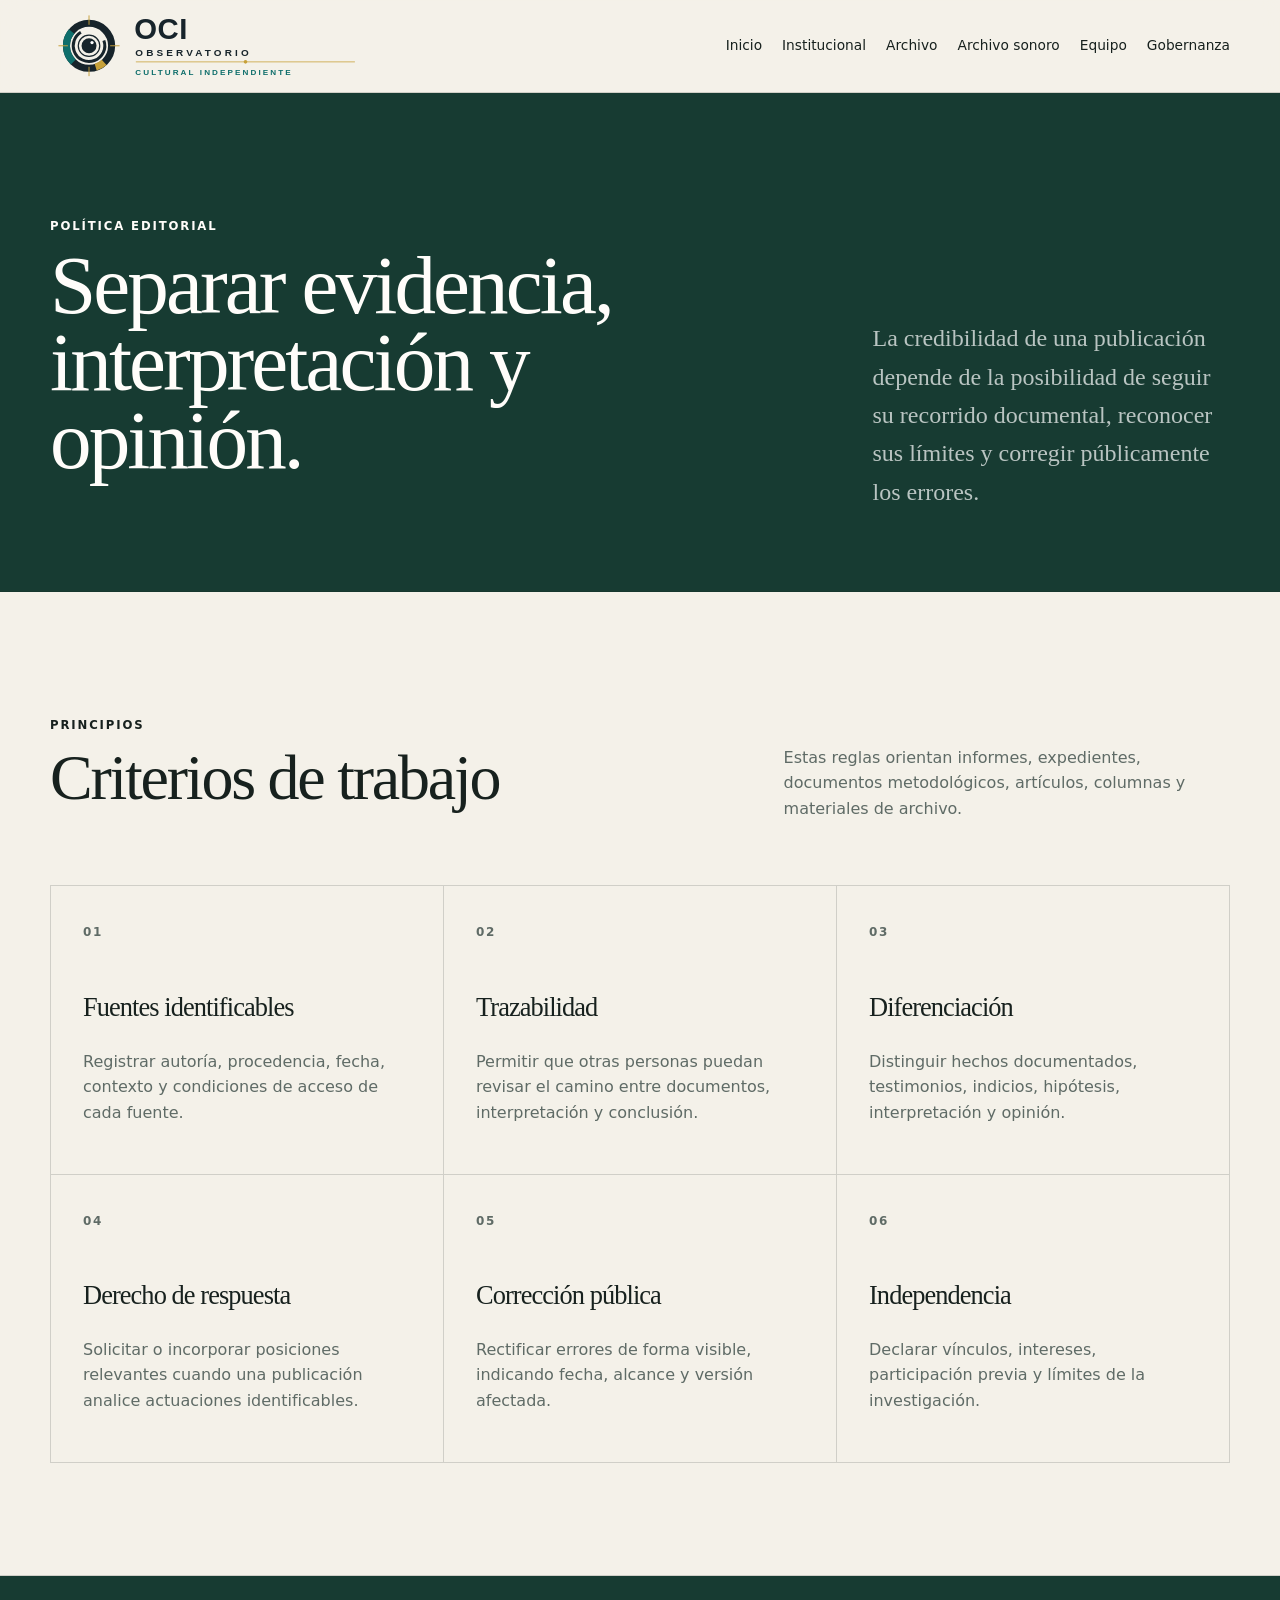
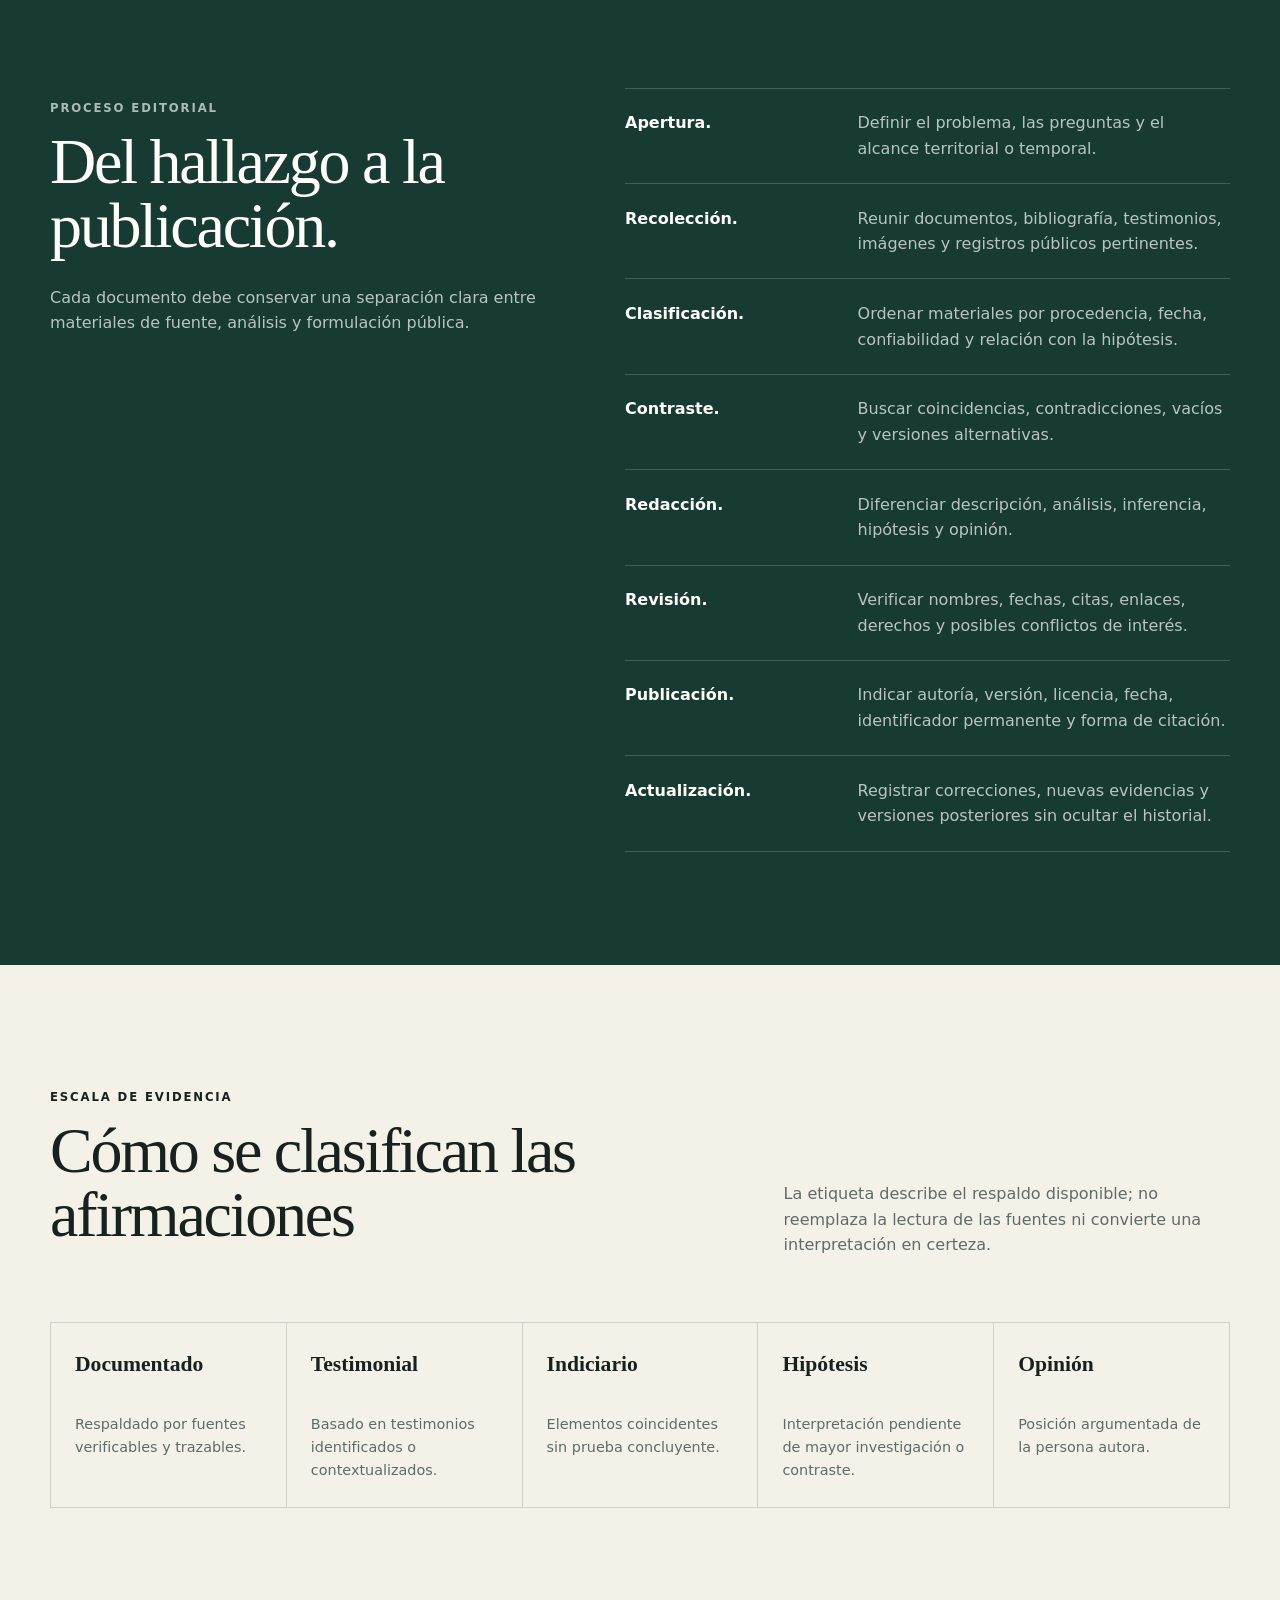
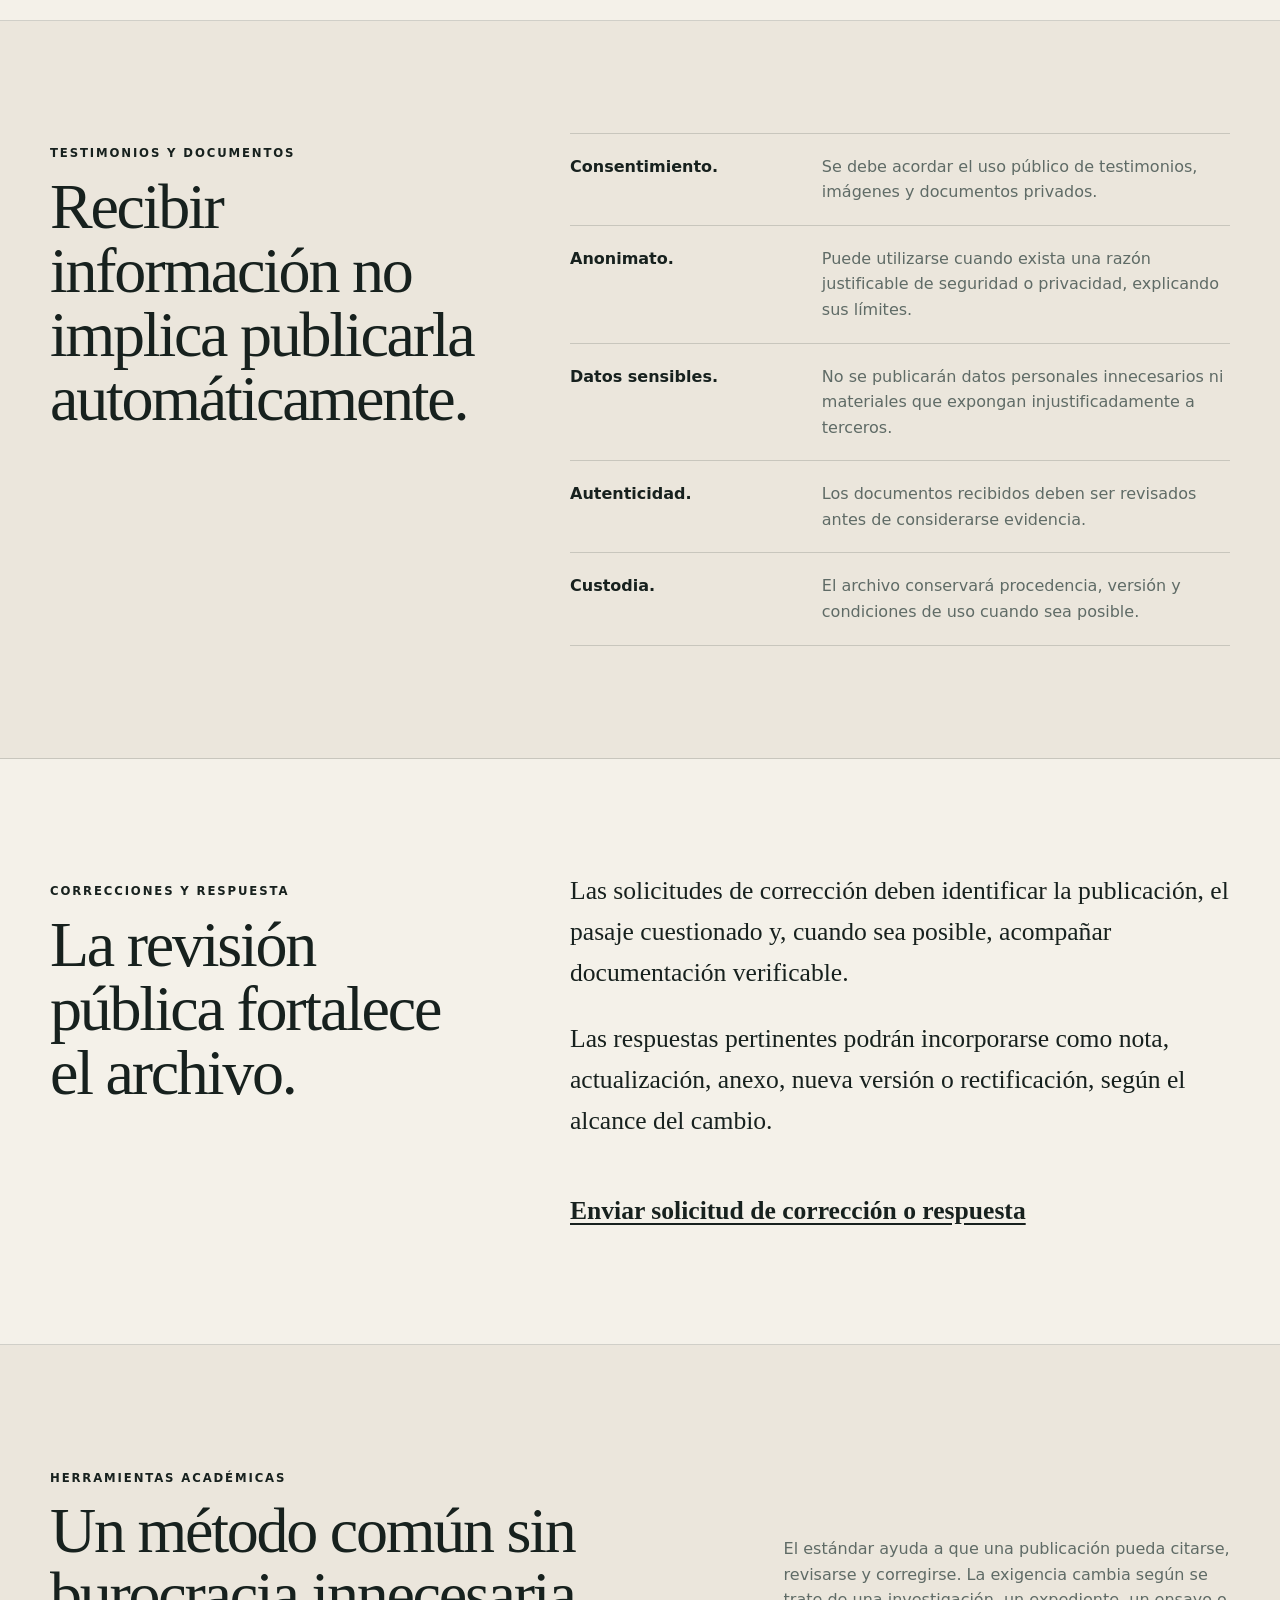
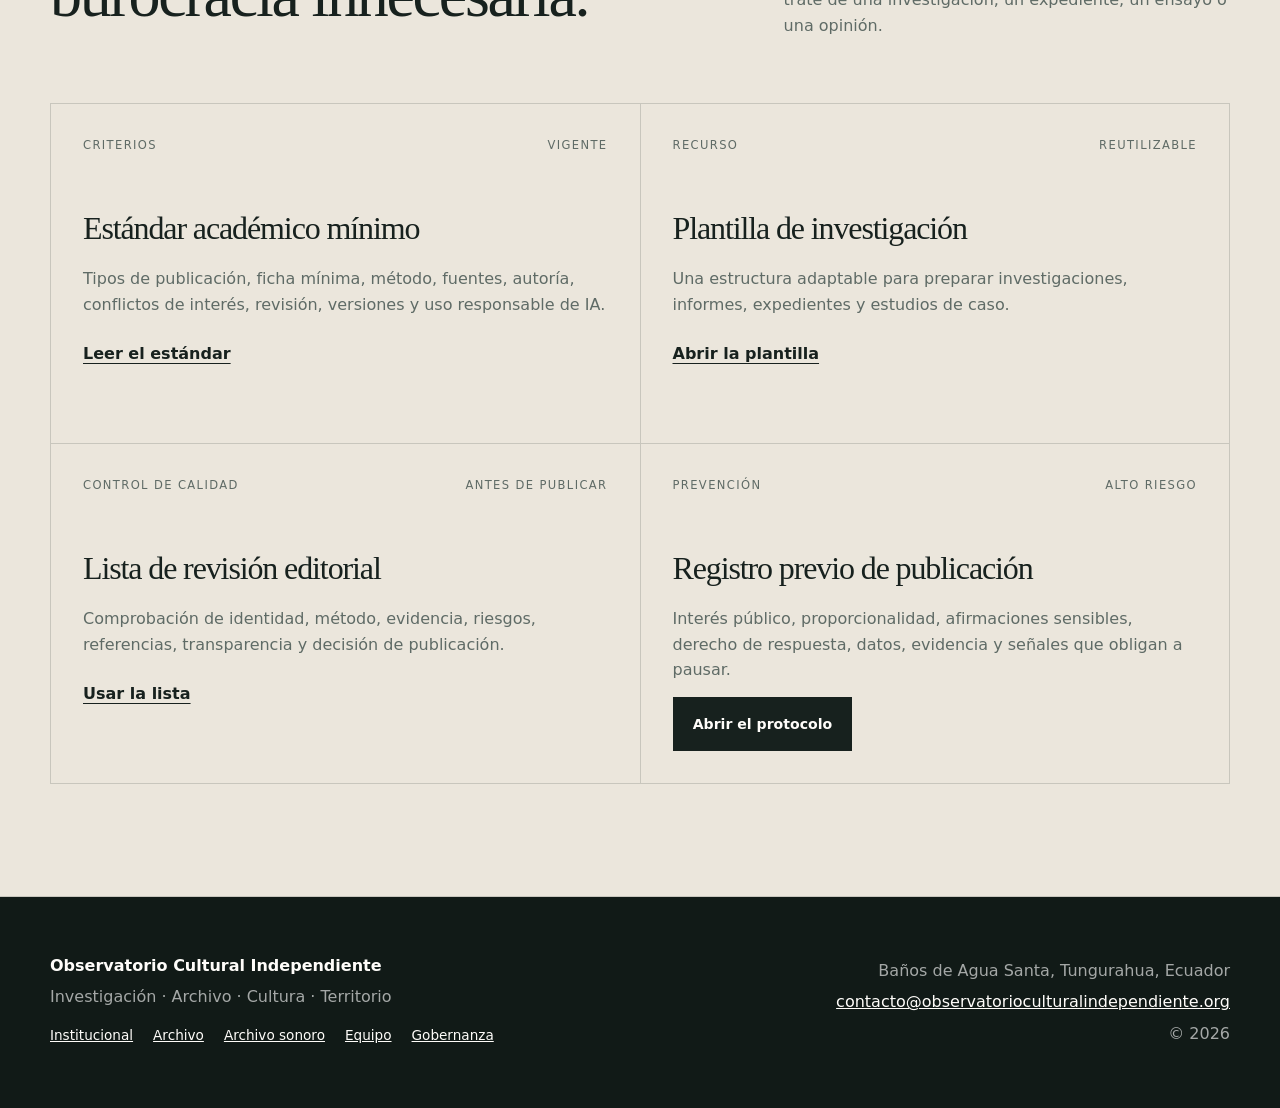
<file: politica-editorial.html>
<!doctype html>
<html lang="es">
<head>
  <meta charset="utf-8">
  <meta name="viewport" content="width=device-width, initial-scale=1">
  <meta name="description" content="Política editorial, metodología, escala de evidencia, derecho de respuesta y correcciones del Observatorio Cultural Independiente.">
  <meta name="author" content="Observatorio Cultural Independiente">
  <meta name="theme-color" content="#173b32">
  <link rel="canonical" href="https://observatorioculturalindependiente.org/politica-editorial.html">
  <link rel="icon" href="assets/isotipo-oci.svg" type="image/svg+xml">
  <link rel="stylesheet" href="styles.css">
  <title>Política editorial · Observatorio Cultural Independiente</title>
</head>
<body>
  <a class="skip-link" href="#contenido">Saltar al contenido</a>
  <header class="site-header">
    <div class="container header-inner">
      <a class="brand" href="index.html" aria-label="Inicio del Observatorio Cultural Independiente"><img class="brand-lockup" src="assets/imagotipo-oci.svg" alt="Observatorio Cultural Independiente"></a>
      <button class="nav-toggle" type="button" aria-expanded="false" aria-controls="navegacion">Menú</button>
      <nav class="site-nav" id="navegacion" aria-label="Navegación principal">
        <a href="index.html">Inicio</a>
        <a href="institucional.html">Institucional</a>
        <a href="archivo.html">Archivo</a>
        <a href="archivo-sonoro.html">Archivo sonoro</a>
        <a href="equipo.html">Equipo</a>
        <a href="gobernanza.html">Gobernanza</a>
      </nav>
    </div>
  </header>

  <main id="contenido">
    <section class="page-hero page-hero-dark">
      <div class="container page-hero-grid">
        <div><p class="eyebrow">Política editorial</p><h1>Separar evidencia, interpretación y opinión.</h1></div>
        <p class="page-intro">La credibilidad de una publicación depende de la posibilidad de seguir su recorrido documental, reconocer sus límites y corregir públicamente los errores.</p>
      </div>
    </section>

    <section class="section">
      <div class="container">
        <div class="section-heading"><div><p class="section-label">Principios</p><h2>Criterios de trabajo</h2></div><p>Estas reglas orientan informes, expedientes, documentos metodológicos, artículos, columnas y materiales de archivo.</p></div>
        <div class="principle-grid">
          <article><strong>01</strong><h3>Fuentes identificables</h3><p>Registrar autoría, procedencia, fecha, contexto y condiciones de acceso de cada fuente.</p></article>
          <article><strong>02</strong><h3>Trazabilidad</h3><p>Permitir que otras personas puedan revisar el camino entre documentos, interpretación y conclusión.</p></article>
          <article><strong>03</strong><h3>Diferenciación</h3><p>Distinguir hechos documentados, testimonios, indicios, hipótesis, interpretación y opinión.</p></article>
          <article><strong>04</strong><h3>Derecho de respuesta</h3><p>Solicitar o incorporar posiciones relevantes cuando una publicación analice actuaciones identificables.</p></article>
          <article><strong>05</strong><h3>Corrección pública</h3><p>Rectificar errores de forma visible, indicando fecha, alcance y versión afectada.</p></article>
          <article><strong>06</strong><h3>Independencia</h3><p>Declarar vínculos, intereses, participación previa y límites de la investigación.</p></article>
        </div>
      </div>
    </section>

    <section class="section methodology">
      <div class="container methodology-grid">
        <div><p class="section-label section-label-light">Proceso editorial</p><h2>Del hallazgo a la publicación.</h2><p class="methodology-intro">Cada documento debe conservar una separación clara entre materiales de fuente, análisis y formulación pública.</p></div>
        <ol class="principles-list">
          <li><strong>Apertura.</strong><span>Definir el problema, las preguntas y el alcance territorial o temporal.</span></li>
          <li><strong>Recolección.</strong><span>Reunir documentos, bibliografía, testimonios, imágenes y registros públicos pertinentes.</span></li>
          <li><strong>Clasificación.</strong><span>Ordenar materiales por procedencia, fecha, confiabilidad y relación con la hipótesis.</span></li>
          <li><strong>Contraste.</strong><span>Buscar coincidencias, contradicciones, vacíos y versiones alternativas.</span></li>
          <li><strong>Redacción.</strong><span>Diferenciar descripción, análisis, inferencia, hipótesis y opinión.</span></li>
          <li><strong>Revisión.</strong><span>Verificar nombres, fechas, citas, enlaces, derechos y posibles conflictos de interés.</span></li>
          <li><strong>Publicación.</strong><span>Indicar autoría, versión, licencia, fecha, identificador permanente y forma de citación.</span></li>
          <li><strong>Actualización.</strong><span>Registrar correcciones, nuevas evidencias y versiones posteriores sin ocultar el historial.</span></li>
        </ol>
      </div>
    </section>

    <section class="section evidence-scale" aria-labelledby="escala-title">
      <div class="container">
        <div class="section-heading"><div><p class="section-label">Escala de evidencia</p><h2 id="escala-title">Cómo se clasifican las afirmaciones</h2></div><p>La etiqueta describe el respaldo disponible; no reemplaza la lectura de las fuentes ni convierte una interpretación en certeza.</p></div>
        <div class="evidence-grid">
          <div><strong>Documentado</strong><span>Respaldado por fuentes verificables y trazables.</span></div>
          <div><strong>Testimonial</strong><span>Basado en testimonios identificados o contextualizados.</span></div>
          <div><strong>Indiciario</strong><span>Elementos coincidentes sin prueba concluyente.</span></div>
          <div><strong>Hipótesis</strong><span>Interpretación pendiente de mayor investigación o contraste.</span></div>
          <div><strong>Opinión</strong><span>Posición argumentada de la persona autora.</span></div>
        </div>
      </div>
    </section>

    <section class="section section-tinted">
      <div class="container statement-grid">
        <div><p class="section-label">Testimonios y documentos</p><h2>Recibir información no implica publicarla automáticamente.</h2></div>
        <div class="policy-list">
          <div><strong>Consentimiento.</strong><span>Se debe acordar el uso público de testimonios, imágenes y documentos privados.</span></div>
          <div><strong>Anonimato.</strong><span>Puede utilizarse cuando exista una razón justificable de seguridad o privacidad, explicando sus límites.</span></div>
          <div><strong>Datos sensibles.</strong><span>No se publicarán datos personales innecesarios ni materiales que expongan injustificadamente a terceros.</span></div>
          <div><strong>Autenticidad.</strong><span>Los documentos recibidos deben ser revisados antes de considerarse evidencia.</span></div>
          <div><strong>Custodia.</strong><span>El archivo conservará procedencia, versión y condiciones de uso cuando sea posible.</span></div>
        </div>
      </div>
    </section>

    <section class="section">
      <div class="container statement-grid">
        <div><p class="section-label">Correcciones y respuesta</p><h2>La revisión pública fortalece el archivo.</h2></div>
        <div class="prose-large">
          <p>Las solicitudes de corrección deben identificar la publicación, el pasaje cuestionado y, cuando sea posible, acompañar documentación verificable.</p>
          <p>Las respuestas pertinentes podrán incorporarse como nota, actualización, anexo, nueva versión o rectificación, según el alcance del cambio.</p>
          <a class="text-link" href="mailto:contacto@observatorioculturalindependiente.org?subject=Solicitud%20de%20corrección%20o%20derecho%20de%20respuesta">Enviar solicitud de corrección o respuesta</a>
        </div>
      </div>
    </section>
    <section class="section section-tinted">
      <div class="container">
        <div class="section-heading">
          <div><p class="section-label">Herramientas académicas</p><h2>Un método común sin burocracia innecesaria.</h2></div>
          <p>El estándar ayuda a que una publicación pueda citarse, revisarse y corregirse. La exigencia cambia según se trate de una investigación, un expediente, un ensayo o una opinión.</p>
        </div>
        <div class="publication-grid">
          <article class="publication-card"><div class="publication-meta"><span>Criterios</span><span>Vigente</span></div><h3>Estándar académico mínimo</h3><p>Tipos de publicación, ficha mínima, método, fuentes, autoría, conflictos de interés, revisión, versiones y uso responsable de IA.</p><a class="text-link" href="https://github.com/FitoGirolami/observatorioculturalindependiente.org/blob/main/ACADEMIC_STANDARD.md">Leer el estándar</a></article>
          <article class="publication-card"><div class="publication-meta"><span>Recurso</span><span>Reutilizable</span></div><h3>Plantilla de investigación</h3><p>Una estructura adaptable para preparar investigaciones, informes, expedientes y estudios de caso.</p><a class="text-link" href="https://github.com/FitoGirolami/observatorioculturalindependiente.org/blob/main/templates/RESEARCH_TEMPLATE.md">Abrir la plantilla</a></article>
          <article class="publication-card"><div class="publication-meta"><span>Control de calidad</span><span>Antes de publicar</span></div><h3>Lista de revisión editorial</h3><p>Comprobación de identidad, método, evidencia, riesgos, referencias, transparencia y decisión de publicación.</p><a class="text-link" href="https://github.com/FitoGirolami/observatorioculturalindependiente.org/blob/main/templates/EDITORIAL_REVIEW_CHECKLIST.md">Usar la lista</a></article>
          <article class="publication-card publication-card-link"><div class="publication-meta"><span>Prevención</span><span>Alto riesgo</span></div><h3>Registro previo de publicación</h3><p>Interés público, proporcionalidad, afirmaciones sensibles, derecho de respuesta, datos, evidencia y señales que obligan a pausar.</p><a class="button button-primary" href="https://github.com/FitoGirolami/observatorioculturalindependiente.org/blob/main/templates/PREPUBLICATION_RISK_RECORD.md">Abrir el protocolo</a></article>
        </div>
      </div>
    </section>

  </main>

  <footer class="site-footer">
    <div class="container footer-grid">
      <div><strong>Observatorio Cultural Independiente</strong><p>Investigación · Archivo · Cultura · Territorio</p><div class="footer-links"><a href="institucional.html">Institucional</a><a href="archivo.html">Archivo</a><a href="archivo-sonoro.html">Archivo sonoro</a><a href="equipo.html">Equipo</a><a href="gobernanza.html">Gobernanza</a></div></div>
      <div><p>Baños de Agua Santa, Tungurahua, Ecuador</p><a href="mailto:contacto@observatorioculturalindependiente.org">contacto@observatorioculturalindependiente.org</a><p>© <span id="year">2026</span></p></div>
    </div>
  </footer>
  <script src="site.js"></script>
</body>
</html>
</file>
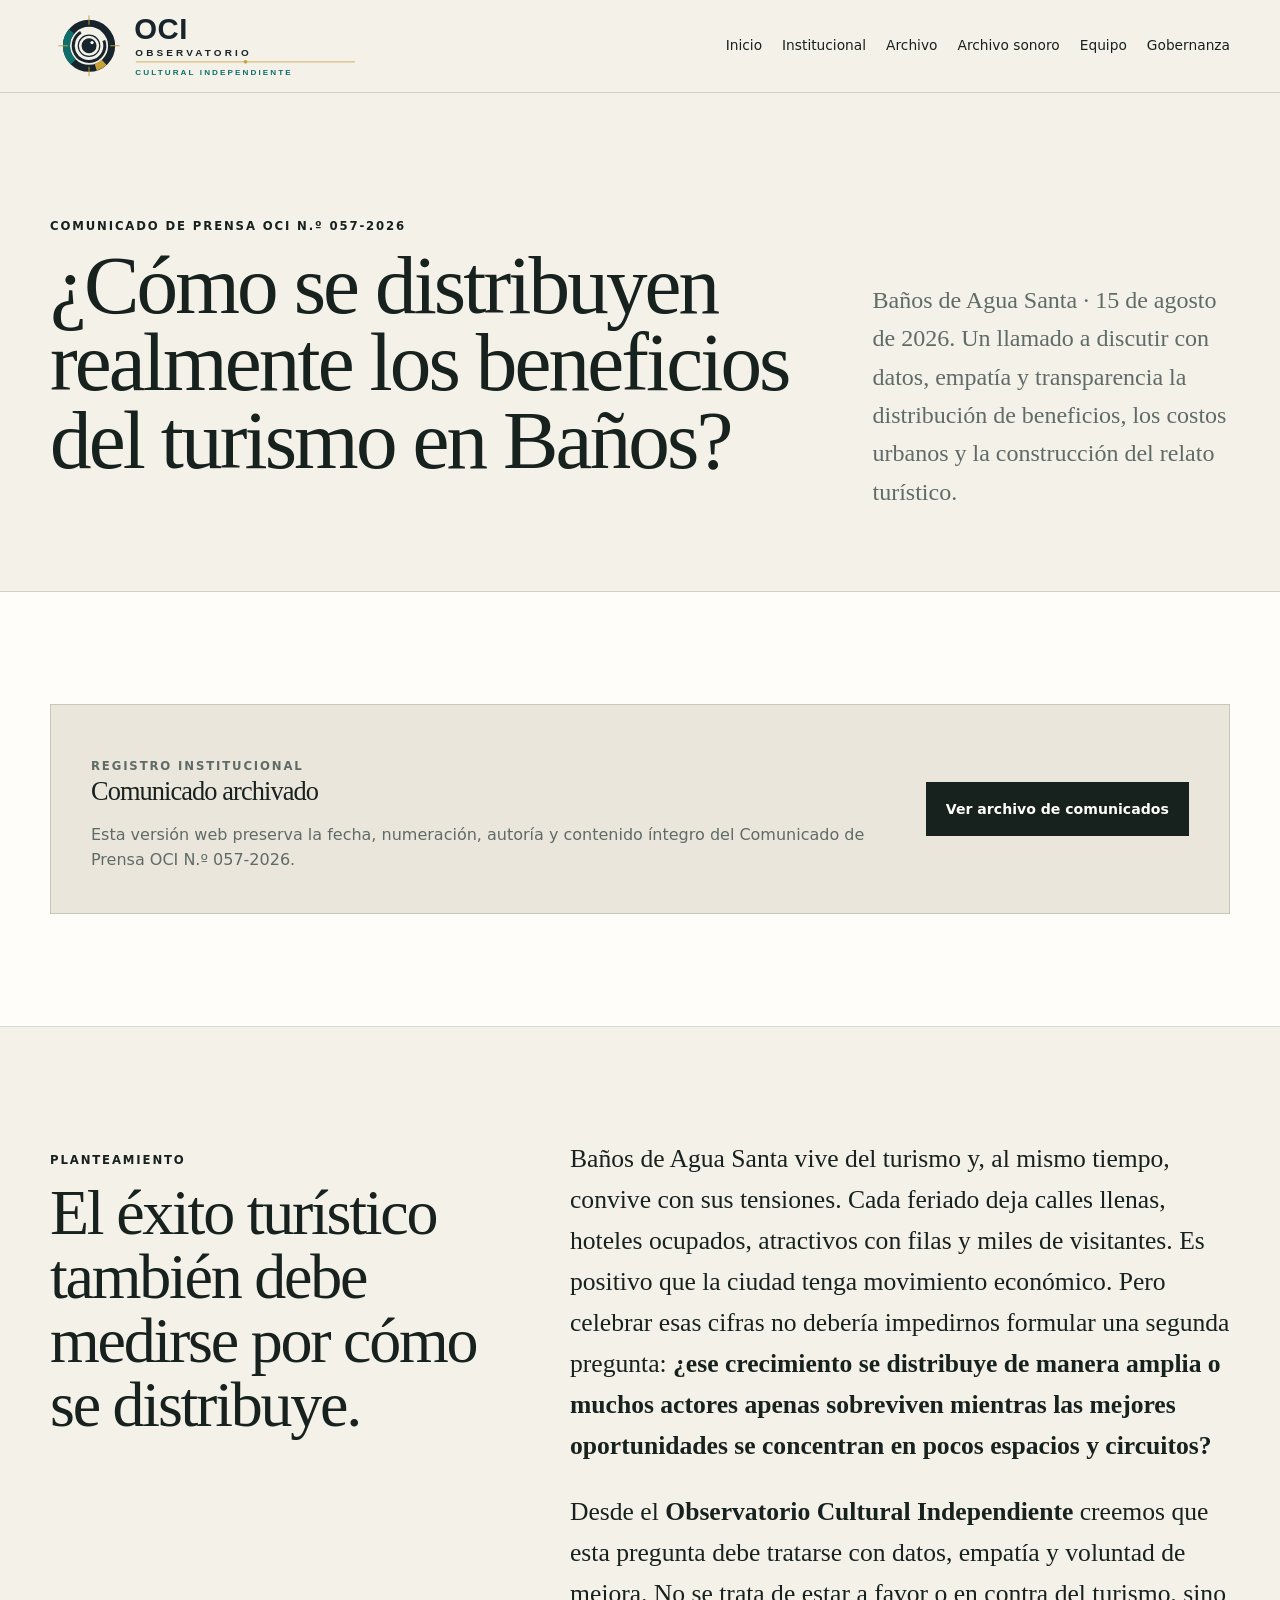
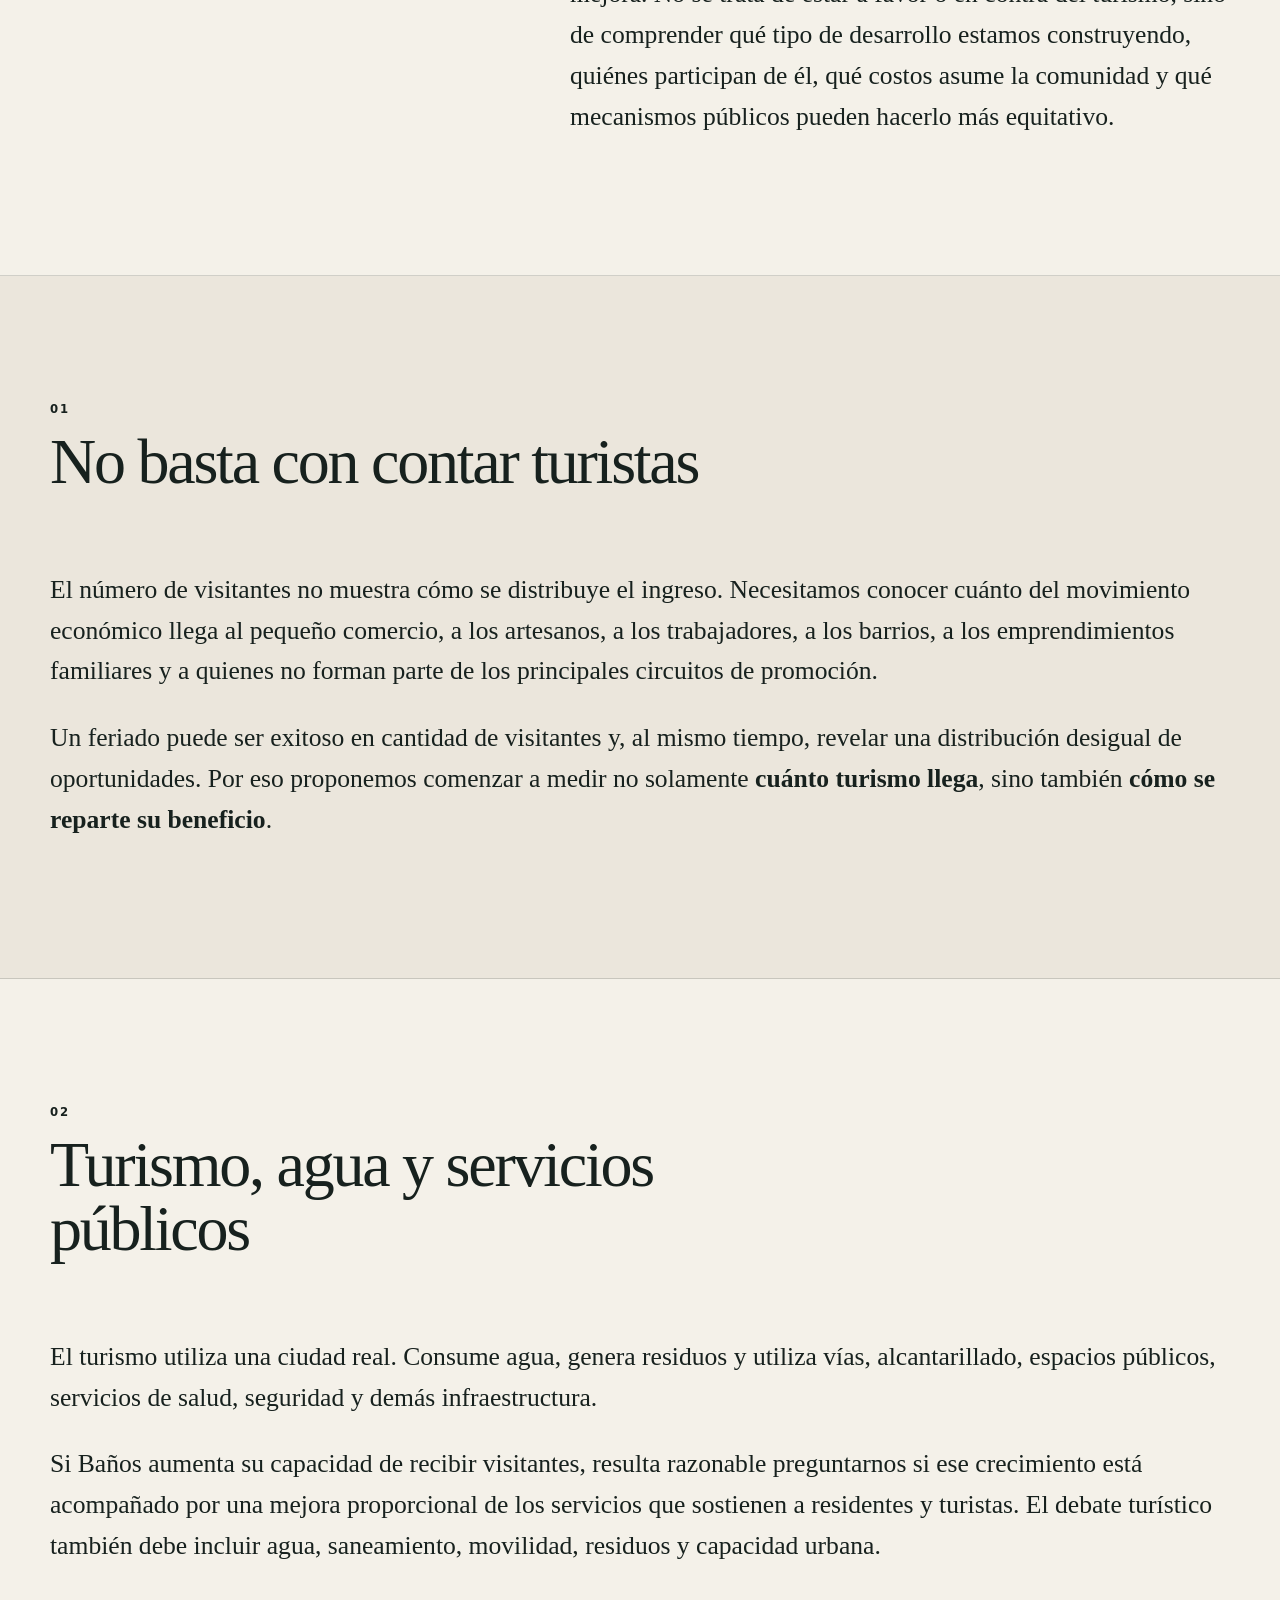
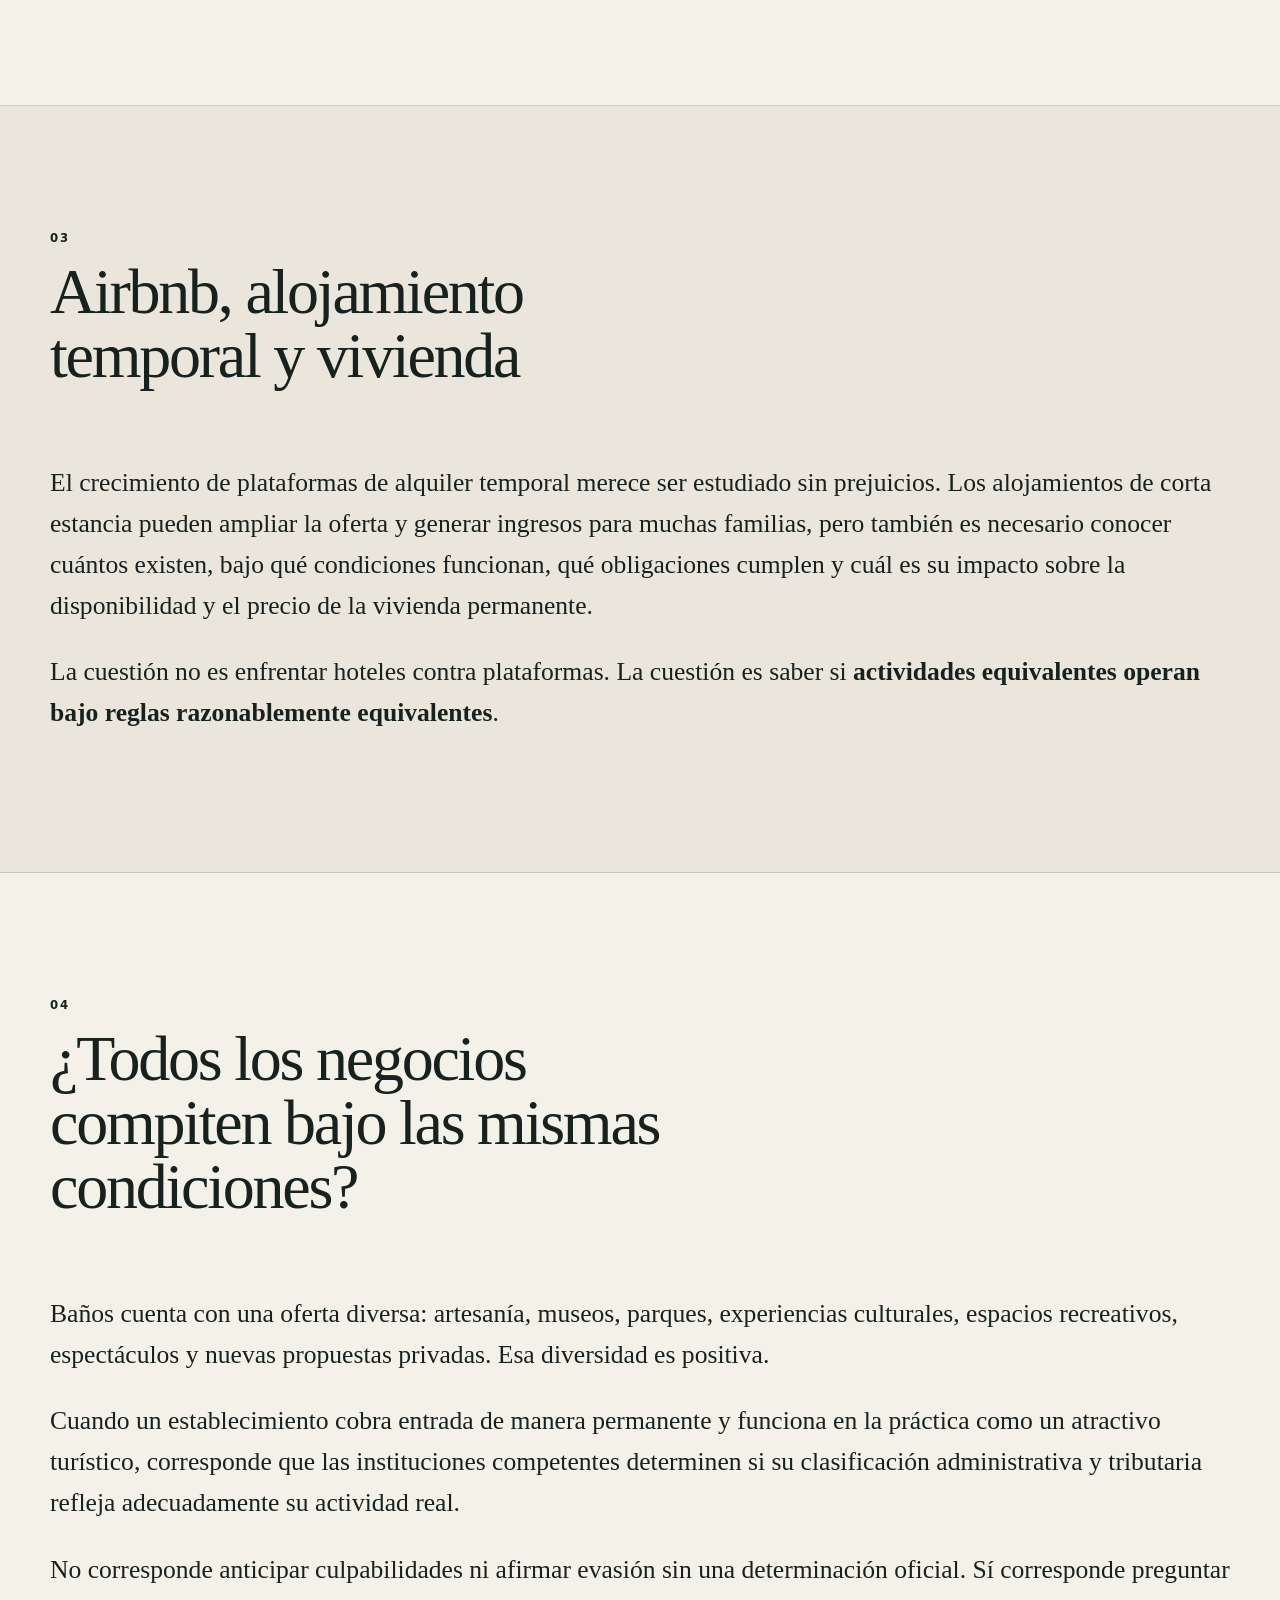
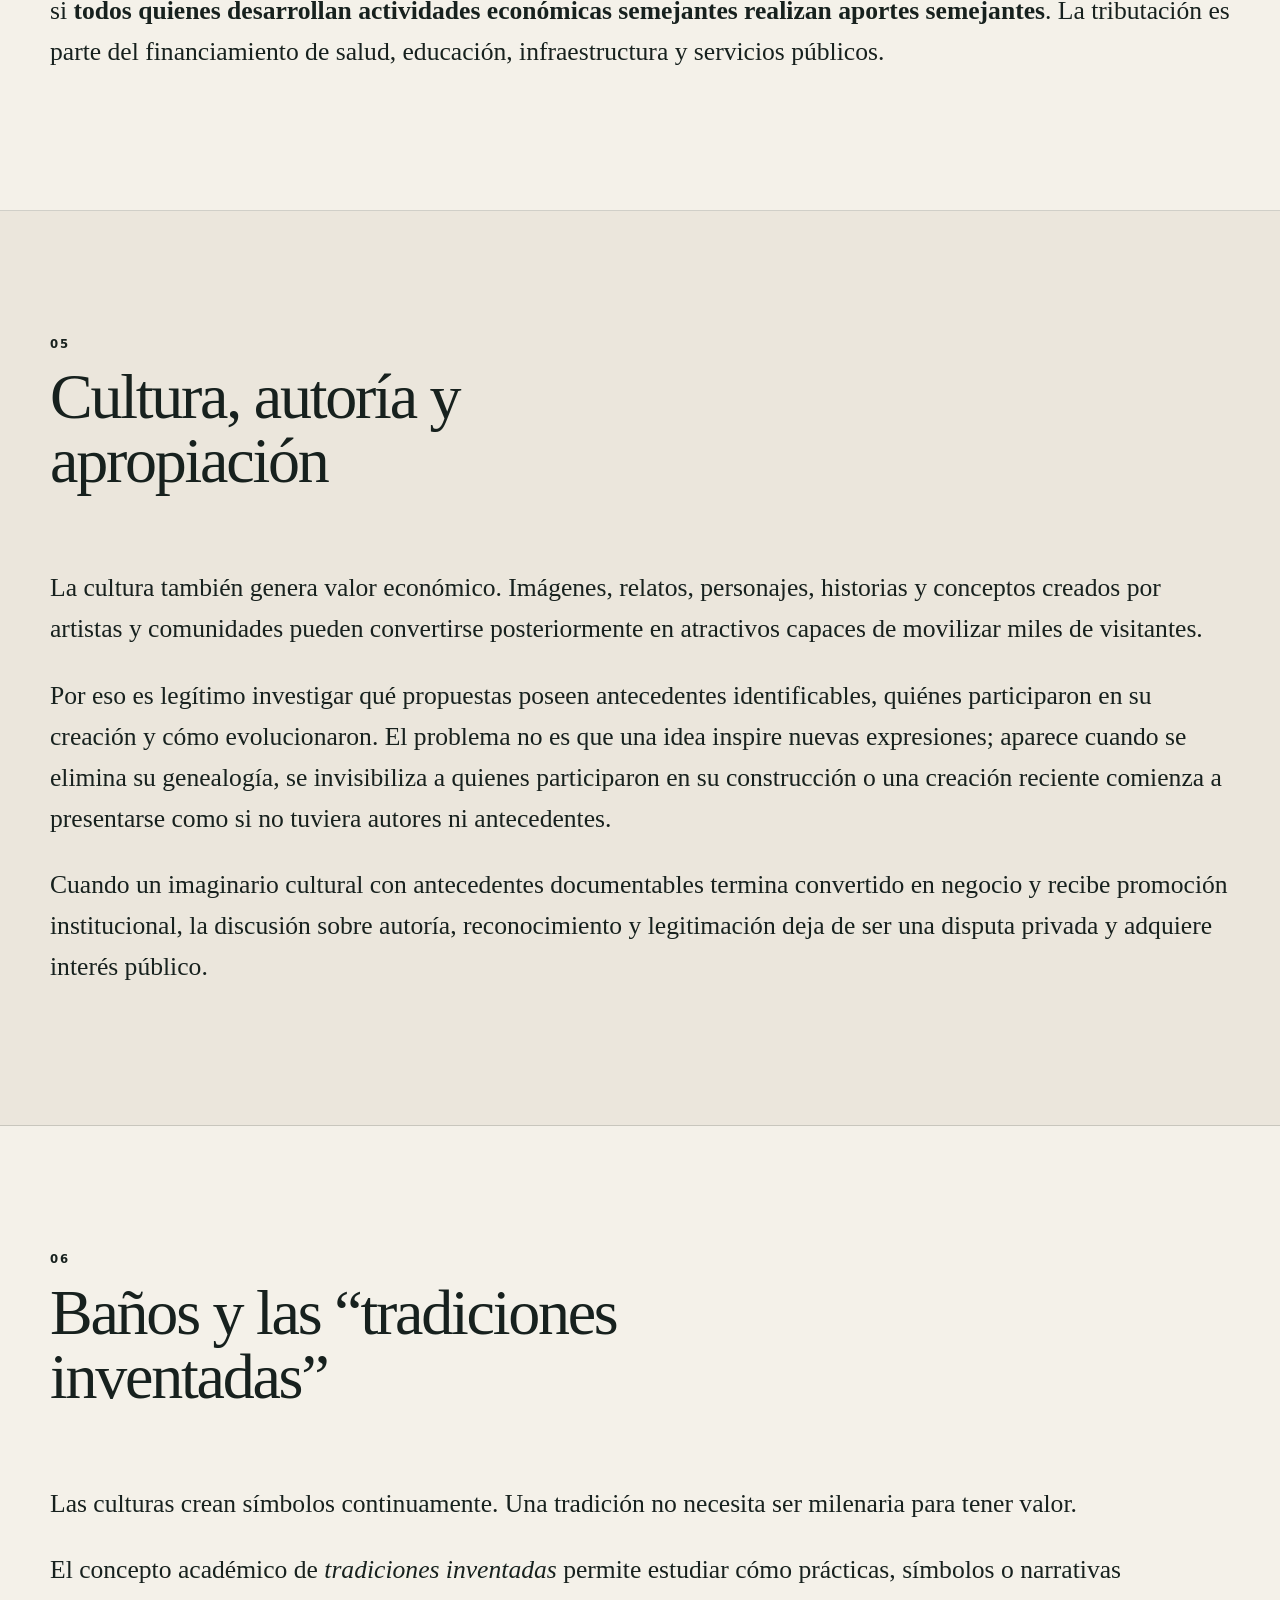
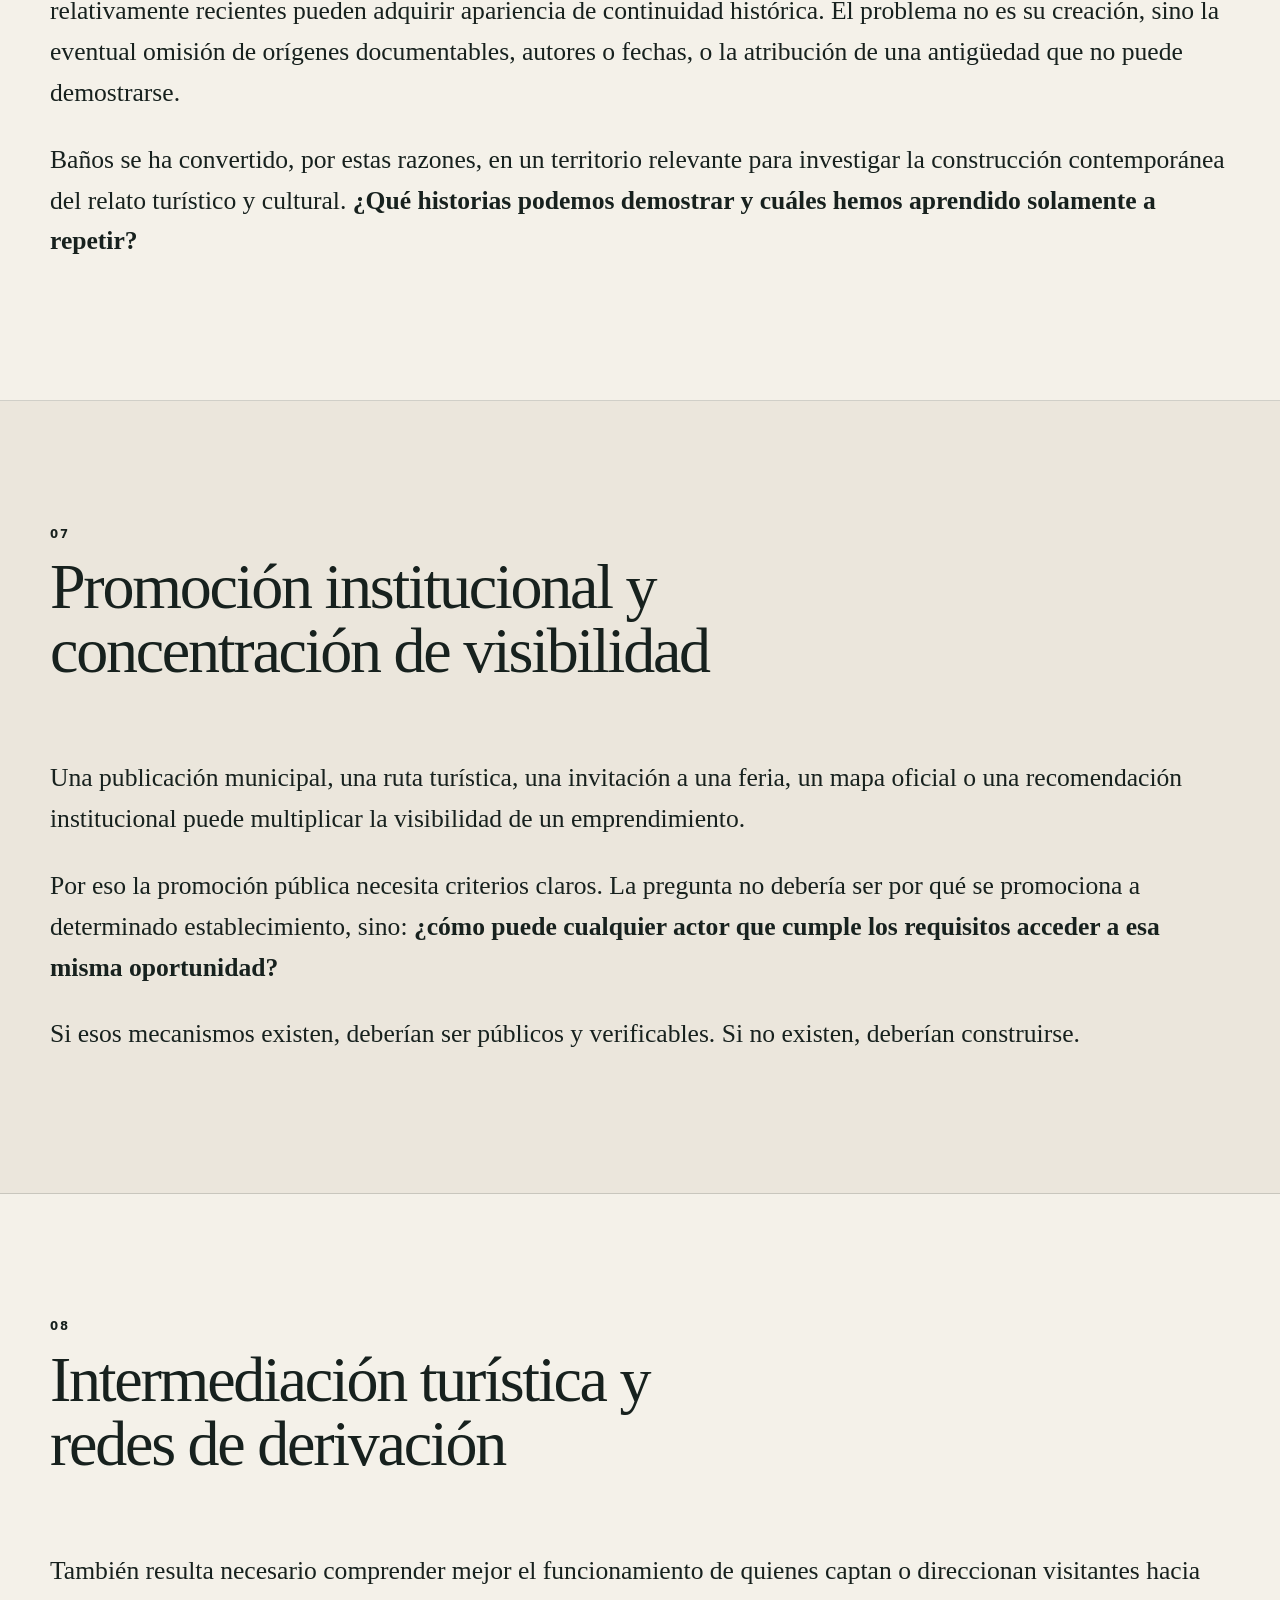
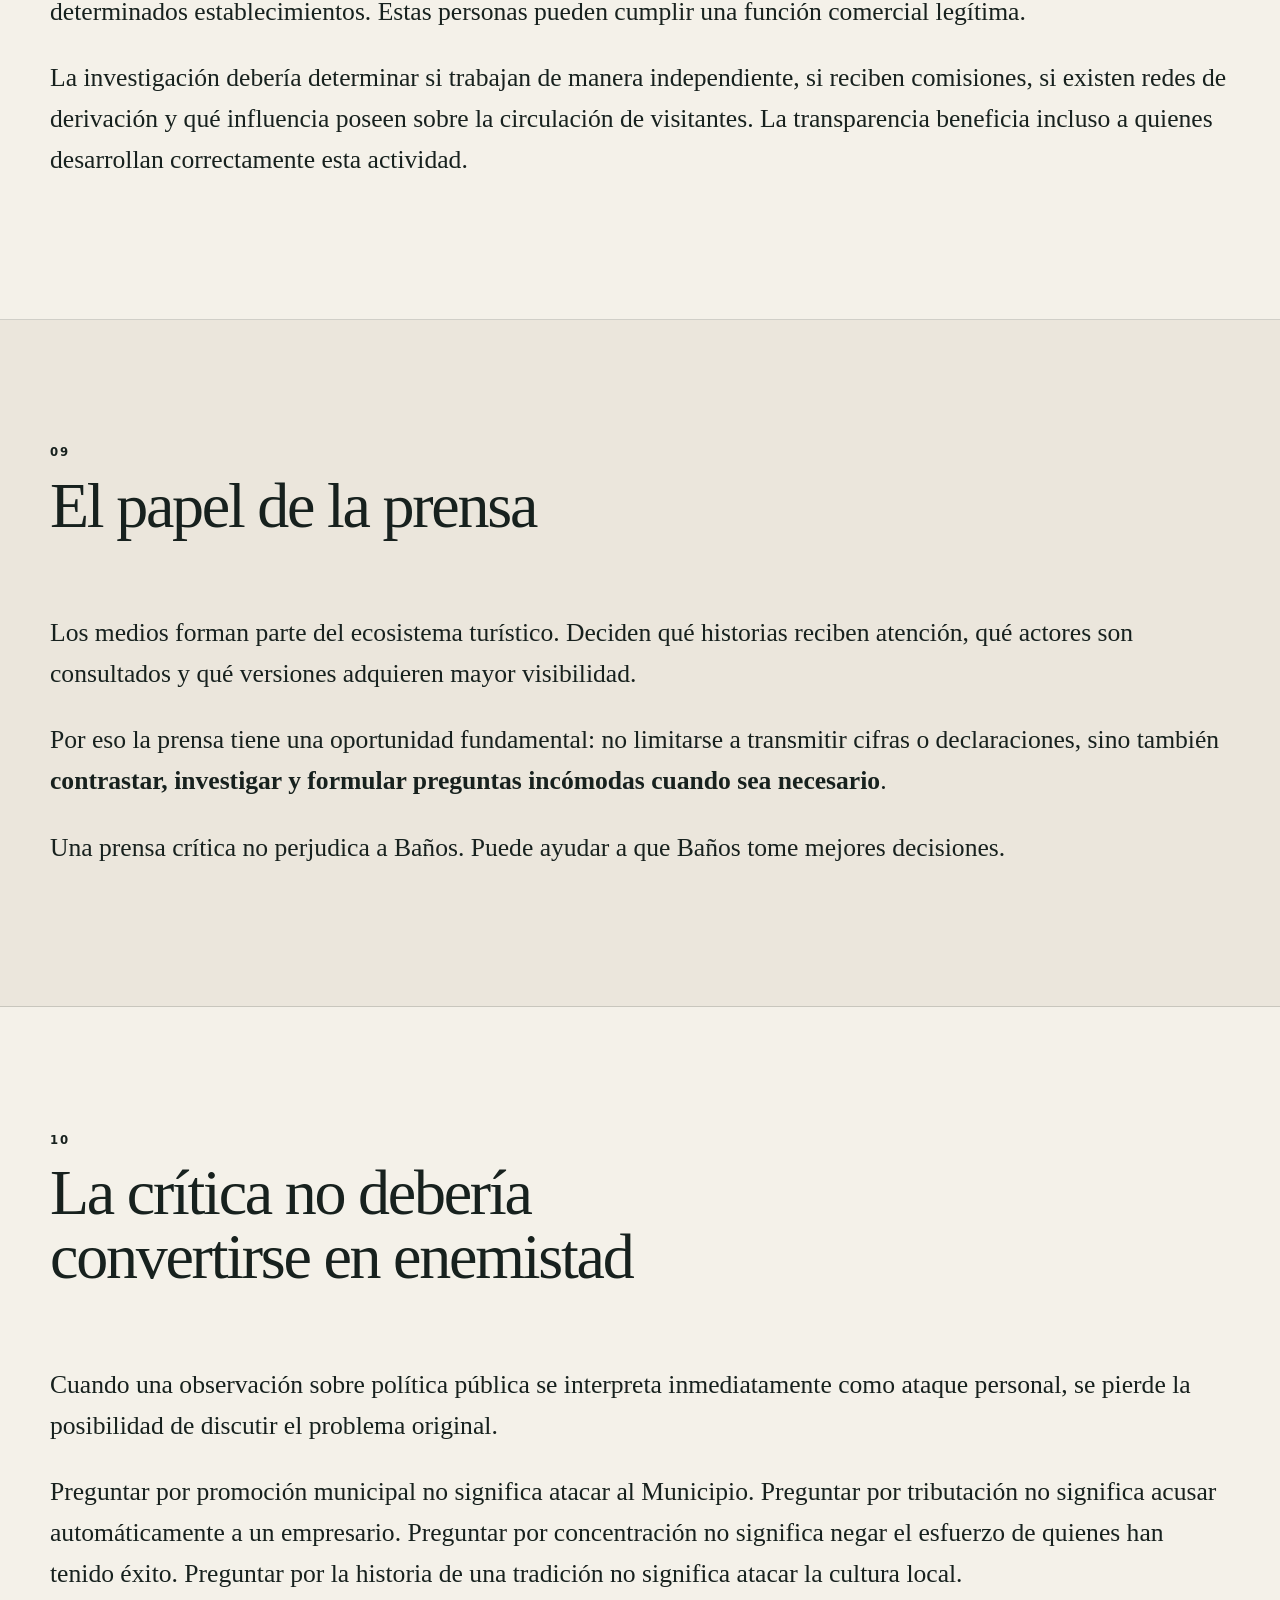
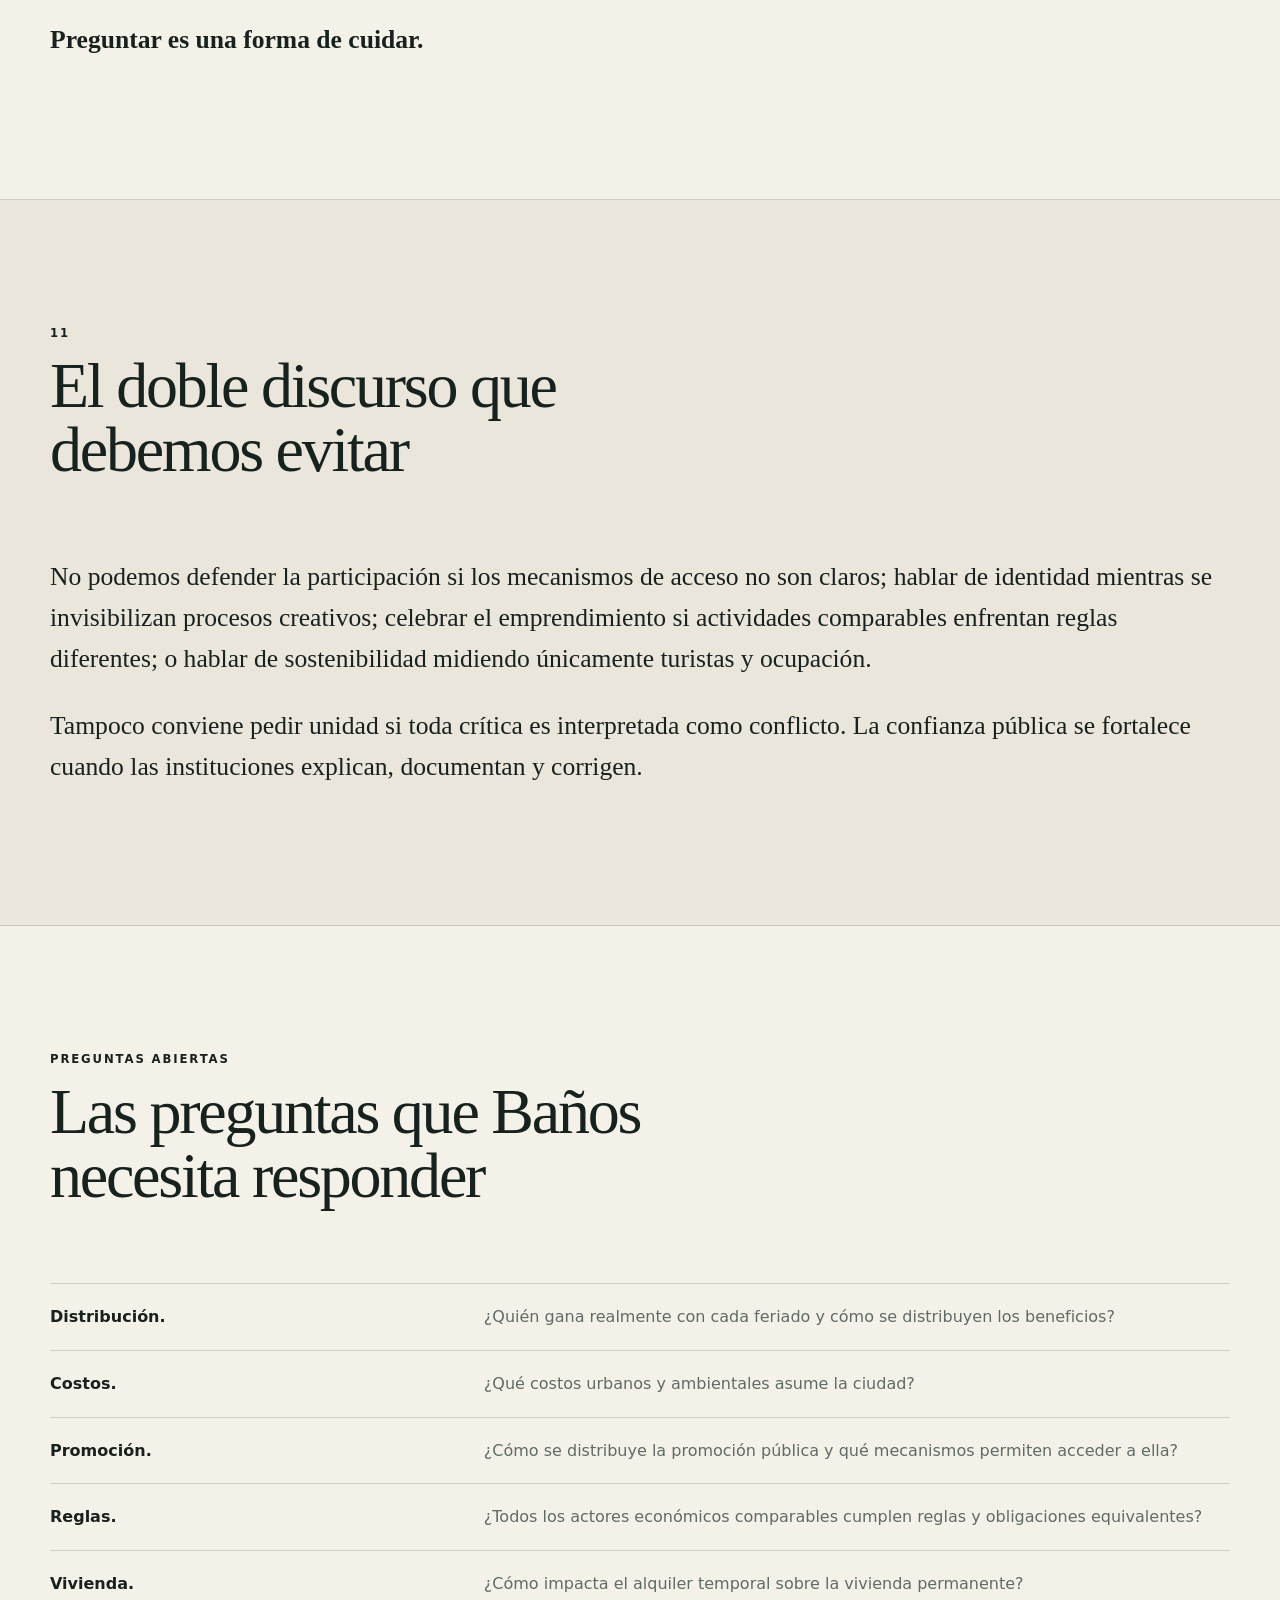
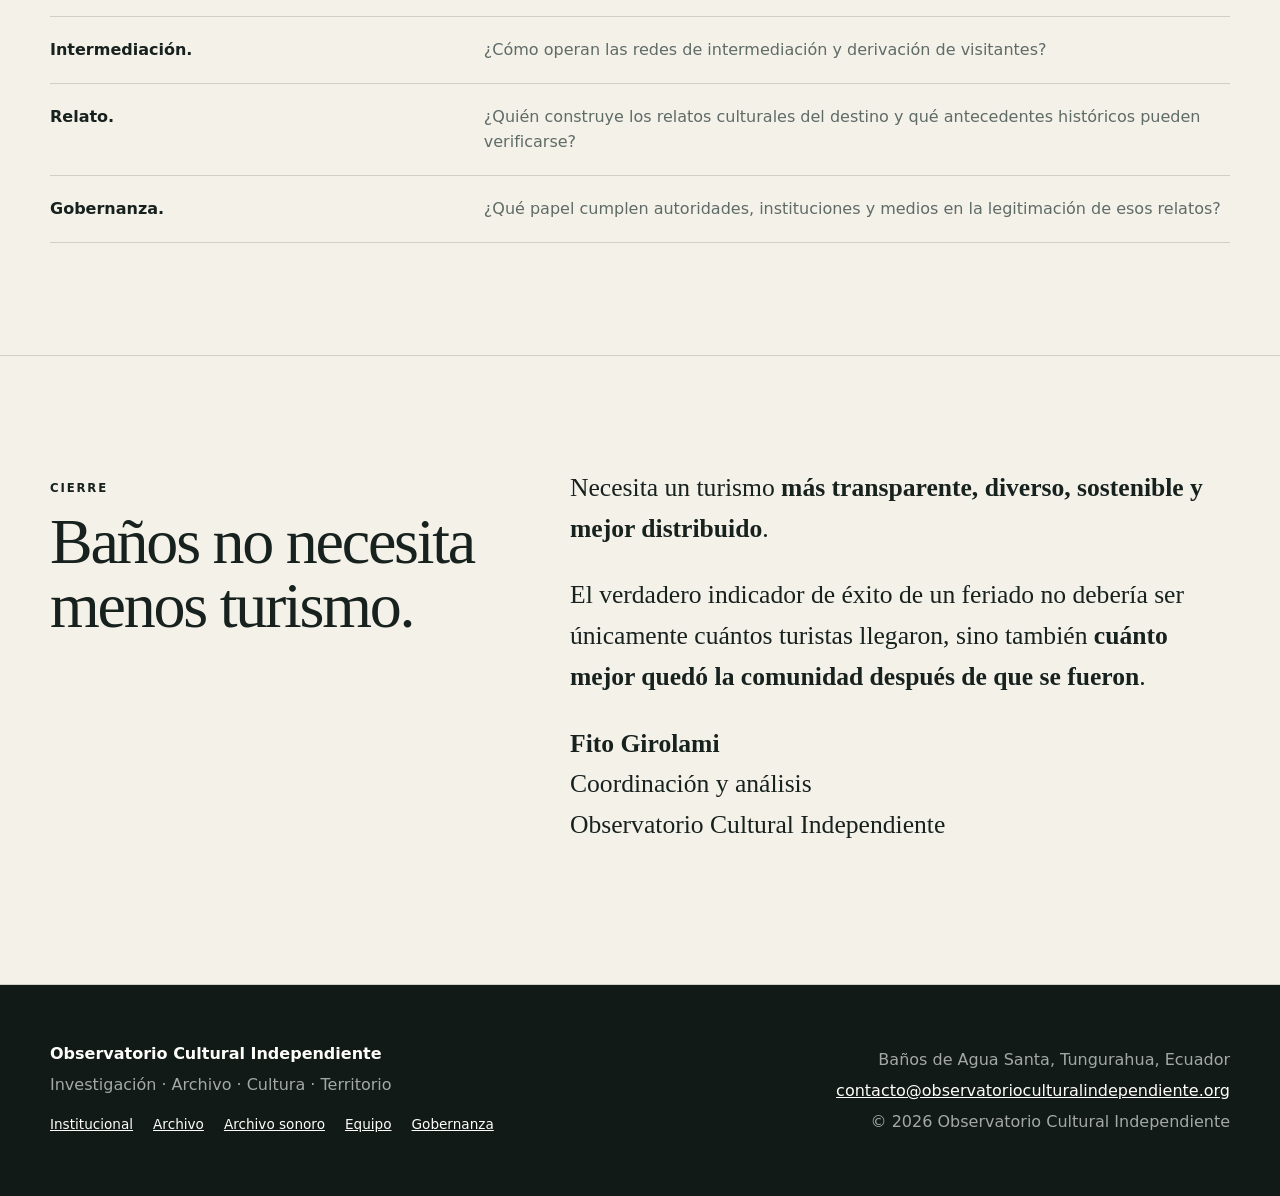
<file: comunicados/comunicado-057-2026-turismo-banos.html>
<!doctype html>
<html lang="es">
<head>
  <meta charset="utf-8">
  <meta name="viewport" content="width=device-width, initial-scale=1">
  <meta name="description" content="Comunicado de prensa OCI N.º 057-2026 sobre distribución de beneficios del turismo, servicios públicos, agua, vivienda, promoción, cultura, tributación y prensa en Baños de Agua Santa.">
  <meta name="author" content="Observatorio Cultural Independiente">
  <meta name="theme-color" content="#173b32">
  <meta property="og:type" content="article">
  <meta property="og:title" content="Comunicado 057-2026 · ¿Cómo se distribuyen realmente los beneficios del turismo en Baños?">
  <meta property="og:description" content="Preguntas públicas sobre turismo, servicios, vivienda, cultura, tributación, promoción institucional y prensa en Baños de Agua Santa.">
  <link rel="canonical" href="https://observatorioculturalindependiente.org/comunicados/comunicado-057-2026-turismo-banos.html">
  <link rel="icon" href="../assets/isotipo-oci.svg" type="image/svg+xml">
  <link rel="stylesheet" href="../styles.css">
  <title>Comunicado 057-2026 · Observatorio Cultural Independiente</title>
</head>
<body>
  <a class="skip-link" href="#contenido">Saltar al contenido</a>
  <header class="site-header">
    <div class="container header-inner">
      <a class="brand" href="../index.html" aria-label="Inicio del Observatorio Cultural Independiente"><img class="brand-lockup" src="../assets/imagotipo-oci.svg" alt="Observatorio Cultural Independiente"></a>
      <button class="nav-toggle" type="button" aria-expanded="false" aria-controls="navegacion">Menú</button>
      <nav class="site-nav" id="navegacion" aria-label="Navegación principal">
        <a href="../index.html">Inicio</a><a href="../institucional.html">Institucional</a><a href="../archivo.html">Archivo</a><a href="../archivo-sonoro.html">Archivo sonoro</a><a href="../equipo.html">Equipo</a><a href="../gobernanza.html">Gobernanza</a>
      </nav>
    </div>
  </header>
  <main id="contenido">
    <section class="page-hero">
      <div class="container page-hero-grid">
        <div><p class="eyebrow">Comunicado de prensa OCI N.º 057-2026</p><h1>¿Cómo se distribuyen realmente los beneficios del turismo en Baños?</h1></div>
        <p class="page-intro">Baños de Agua Santa · 15 de agosto de 2026. Un llamado a discutir con datos, empatía y transparencia la distribución de beneficios, los costos urbanos y la construcción del relato turístico.</p>
      </div>
    </section>

    <section class="section publications">
      <div class="container">
        <div class="archive-action archive-action-top">
          <div><p class="eyebrow">Registro institucional</p><h3>Comunicado archivado</h3><p>Esta versión web preserva la fecha, numeración, autoría y contenido íntegro del Comunicado de Prensa OCI N.º 057-2026.</p></div>
          <a class="button button-primary" href="index.html">Ver archivo de comunicados</a>
        </div>
      </div>
    </section>

    <section class="section">
      <div class="container statement-grid">
        <div><p class="section-label">Planteamiento</p><h2>El éxito turístico también debe medirse por cómo se distribuye.</h2></div>
        <div class="prose-large">
          <p>Baños de Agua Santa vive del turismo y, al mismo tiempo, convive con sus tensiones. Cada feriado deja calles llenas, hoteles ocupados, atractivos con filas y miles de visitantes. Es positivo que la ciudad tenga movimiento económico. Pero celebrar esas cifras no debería impedirnos formular una segunda pregunta: <strong>¿ese crecimiento se distribuye de manera amplia o muchos actores apenas sobreviven mientras las mejores oportunidades se concentran en pocos espacios y circuitos?</strong></p>
          <p>Desde el <strong>Observatorio Cultural Independiente</strong> creemos que esta pregunta debe tratarse con datos, empatía y voluntad de mejora. No se trata de estar a favor o en contra del turismo, sino de comprender qué tipo de desarrollo estamos construyendo, quiénes participan de él, qué costos asume la comunidad y qué mecanismos públicos pueden hacerlo más equitativo.</p>
        </div>
      </div>
    </section>

    <section class="section section-tinted"><div class="container"><div class="section-heading"><div><p class="section-label">01</p><h2>No basta con contar turistas</h2></div></div><div class="prose-large"><p>El número de visitantes no muestra cómo se distribuye el ingreso. Necesitamos conocer cuánto del movimiento económico llega al pequeño comercio, a los artesanos, a los trabajadores, a los barrios, a los emprendimientos familiares y a quienes no forman parte de los principales circuitos de promoción.</p><p>Un feriado puede ser exitoso en cantidad de visitantes y, al mismo tiempo, revelar una distribución desigual de oportunidades. Por eso proponemos comenzar a medir no solamente <strong>cuánto turismo llega</strong>, sino también <strong>cómo se reparte su beneficio</strong>.</p></div></div></section>

    <section class="section"><div class="container"><div class="section-heading"><div><p class="section-label">02</p><h2>Turismo, agua y servicios públicos</h2></div></div><div class="prose-large"><p>El turismo utiliza una ciudad real. Consume agua, genera residuos y utiliza vías, alcantarillado, espacios públicos, servicios de salud, seguridad y demás infraestructura.</p><p>Si Baños aumenta su capacidad de recibir visitantes, resulta razonable preguntarnos si ese crecimiento está acompañado por una mejora proporcional de los servicios que sostienen a residentes y turistas. El debate turístico también debe incluir agua, saneamiento, movilidad, residuos y capacidad urbana.</p></div></div></section>

    <section class="section section-tinted"><div class="container"><div class="section-heading"><div><p class="section-label">03</p><h2>Airbnb, alojamiento temporal y vivienda</h2></div></div><div class="prose-large"><p>El crecimiento de plataformas de alquiler temporal merece ser estudiado sin prejuicios. Los alojamientos de corta estancia pueden ampliar la oferta y generar ingresos para muchas familias, pero también es necesario conocer cuántos existen, bajo qué condiciones funcionan, qué obligaciones cumplen y cuál es su impacto sobre la disponibilidad y el precio de la vivienda permanente.</p><p>La cuestión no es enfrentar hoteles contra plataformas. La cuestión es saber si <strong>actividades equivalentes operan bajo reglas razonablemente equivalentes</strong>.</p></div></div></section>

    <section class="section"><div class="container"><div class="section-heading"><div><p class="section-label">04</p><h2>¿Todos los negocios compiten bajo las mismas condiciones?</h2></div></div><div class="prose-large"><p>Baños cuenta con una oferta diversa: artesanía, museos, parques, experiencias culturales, espacios recreativos, espectáculos y nuevas propuestas privadas. Esa diversidad es positiva.</p><p>Cuando un establecimiento cobra entrada de manera permanente y funciona en la práctica como un atractivo turístico, corresponde que las instituciones competentes determinen si su clasificación administrativa y tributaria refleja adecuadamente su actividad real.</p><p>No corresponde anticipar culpabilidades ni afirmar evasión sin una determinación oficial. Sí corresponde preguntar si <strong>todos quienes desarrollan actividades económicas semejantes realizan aportes semejantes</strong>. La tributación es parte del financiamiento de salud, educación, infraestructura y servicios públicos.</p></div></div></section>

    <section class="section section-tinted"><div class="container"><div class="section-heading"><div><p class="section-label">05</p><h2>Cultura, autoría y apropiación</h2></div></div><div class="prose-large"><p>La cultura también genera valor económico. Imágenes, relatos, personajes, historias y conceptos creados por artistas y comunidades pueden convertirse posteriormente en atractivos capaces de movilizar miles de visitantes.</p><p>Por eso es legítimo investigar qué propuestas poseen antecedentes identificables, quiénes participaron en su creación y cómo evolucionaron. El problema no es que una idea inspire nuevas expresiones; aparece cuando se elimina su genealogía, se invisibiliza a quienes participaron en su construcción o una creación reciente comienza a presentarse como si no tuviera autores ni antecedentes.</p><p>Cuando un imaginario cultural con antecedentes documentables termina convertido en negocio y recibe promoción institucional, la discusión sobre autoría, reconocimiento y legitimación deja de ser una disputa privada y adquiere interés público.</p></div></div></section>

    <section class="section"><div class="container"><div class="section-heading"><div><p class="section-label">06</p><h2>Baños y las “tradiciones inventadas”</h2></div></div><div class="prose-large"><p>Las culturas crean símbolos continuamente. Una tradición no necesita ser milenaria para tener valor.</p><p>El concepto académico de <em>tradiciones inventadas</em> permite estudiar cómo prácticas, símbolos o narrativas relativamente recientes pueden adquirir apariencia de continuidad histórica. El problema no es su creación, sino la eventual omisión de orígenes documentables, autores o fechas, o la atribución de una antigüedad que no puede demostrarse.</p><p>Baños se ha convertido, por estas razones, en un territorio relevante para investigar la construcción contemporánea del relato turístico y cultural. <strong>¿Qué historias podemos demostrar y cuáles hemos aprendido solamente a repetir?</strong></p></div></div></section>

    <section class="section section-tinted"><div class="container"><div class="section-heading"><div><p class="section-label">07</p><h2>Promoción institucional y concentración de visibilidad</h2></div></div><div class="prose-large"><p>Una publicación municipal, una ruta turística, una invitación a una feria, un mapa oficial o una recomendación institucional puede multiplicar la visibilidad de un emprendimiento.</p><p>Por eso la promoción pública necesita criterios claros. La pregunta no debería ser por qué se promociona a determinado establecimiento, sino: <strong>¿cómo puede cualquier actor que cumple los requisitos acceder a esa misma oportunidad?</strong></p><p>Si esos mecanismos existen, deberían ser públicos y verificables. Si no existen, deberían construirse.</p></div></div></section>

    <section class="section"><div class="container"><div class="section-heading"><div><p class="section-label">08</p><h2>Intermediación turística y redes de derivación</h2></div></div><div class="prose-large"><p>También resulta necesario comprender mejor el funcionamiento de quienes captan o direccionan visitantes hacia determinados establecimientos. Estas personas pueden cumplir una función comercial legítima.</p><p>La investigación debería determinar si trabajan de manera independiente, si reciben comisiones, si existen redes de derivación y qué influencia poseen sobre la circulación de visitantes. La transparencia beneficia incluso a quienes desarrollan correctamente esta actividad.</p></div></div></section>

    <section class="section section-tinted"><div class="container"><div class="section-heading"><div><p class="section-label">09</p><h2>El papel de la prensa</h2></div></div><div class="prose-large"><p>Los medios forman parte del ecosistema turístico. Deciden qué historias reciben atención, qué actores son consultados y qué versiones adquieren mayor visibilidad.</p><p>Por eso la prensa tiene una oportunidad fundamental: no limitarse a transmitir cifras o declaraciones, sino también <strong>contrastar, investigar y formular preguntas incómodas cuando sea necesario</strong>.</p><p>Una prensa crítica no perjudica a Baños. Puede ayudar a que Baños tome mejores decisiones.</p></div></div></section>

    <section class="section"><div class="container"><div class="section-heading"><div><p class="section-label">10</p><h2>La crítica no debería convertirse en enemistad</h2></div></div><div class="prose-large"><p>Cuando una observación sobre política pública se interpreta inmediatamente como ataque personal, se pierde la posibilidad de discutir el problema original.</p><p>Preguntar por promoción municipal no significa atacar al Municipio. Preguntar por tributación no significa acusar automáticamente a un empresario. Preguntar por concentración no significa negar el esfuerzo de quienes han tenido éxito. Preguntar por la historia de una tradición no significa atacar la cultura local.</p><p><strong>Preguntar es una forma de cuidar.</strong></p></div></div></section>

    <section class="section section-tinted"><div class="container"><div class="section-heading"><div><p class="section-label">11</p><h2>El doble discurso que debemos evitar</h2></div></div><div class="prose-large"><p>No podemos defender la participación si los mecanismos de acceso no son claros; hablar de identidad mientras se invisibilizan procesos creativos; celebrar el emprendimiento si actividades comparables enfrentan reglas diferentes; o hablar de sostenibilidad midiendo únicamente turistas y ocupación.</p><p>Tampoco conviene pedir unidad si toda crítica es interpretada como conflicto. La confianza pública se fortalece cuando las instituciones explican, documentan y corrigen.</p></div></div></section>

    <section class="section"><div class="container"><div class="section-heading"><div><p class="section-label">Preguntas abiertas</p><h2>Las preguntas que Baños necesita responder</h2></div></div><div class="policy-list">
      <div><strong>Distribución.</strong><span>¿Quién gana realmente con cada feriado y cómo se distribuyen los beneficios?</span></div>
      <div><strong>Costos.</strong><span>¿Qué costos urbanos y ambientales asume la ciudad?</span></div>
      <div><strong>Promoción.</strong><span>¿Cómo se distribuye la promoción pública y qué mecanismos permiten acceder a ella?</span></div>
      <div><strong>Reglas.</strong><span>¿Todos los actores económicos comparables cumplen reglas y obligaciones equivalentes?</span></div>
      <div><strong>Vivienda.</strong><span>¿Cómo impacta el alquiler temporal sobre la vivienda permanente?</span></div>
      <div><strong>Intermediación.</strong><span>¿Cómo operan las redes de intermediación y derivación de visitantes?</span></div>
      <div><strong>Relato.</strong><span>¿Quién construye los relatos culturales del destino y qué antecedentes históricos pueden verificarse?</span></div>
      <div><strong>Gobernanza.</strong><span>¿Qué papel cumplen autoridades, instituciones y medios en la legitimación de esos relatos?</span></div>
    </div></div></section>

    <section class="section statement"><div class="container statement-grid"><div><p class="section-label">Cierre</p><h2>Baños no necesita menos turismo.</h2></div><div class="prose-large"><p>Necesita un turismo <strong>más transparente, diverso, sostenible y mejor distribuido</strong>.</p><p>El verdadero indicador de éxito de un feriado no debería ser únicamente cuántos turistas llegaron, sino también <strong>cuánto mejor quedó la comunidad después de que se fueron</strong>.</p><p><strong>Fito Girolami</strong><br>Coordinación y análisis<br>Observatorio Cultural Independiente</p></div></div></section>
  </main>
  <footer class="site-footer"><div class="container footer-grid"><div><strong>Observatorio Cultural Independiente</strong><p>Investigación · Archivo · Cultura · Territorio</p><div class="footer-links"><a href="../institucional.html">Institucional</a><a href="../archivo.html">Archivo</a><a href="../archivo-sonoro.html">Archivo sonoro</a><a href="../equipo.html">Equipo</a><a href="../gobernanza.html">Gobernanza</a></div></div><div><p>Baños de Agua Santa, Tungurahua, Ecuador</p><a href="mailto:contacto@observatorioculturalindependiente.org">contacto@observatorioculturalindependiente.org</a><p>© <span id="year">2026</span> Observatorio Cultural Independiente</p></div></div></footer>
  <script src="../site.js"></script>
</body>
</html>
</file>
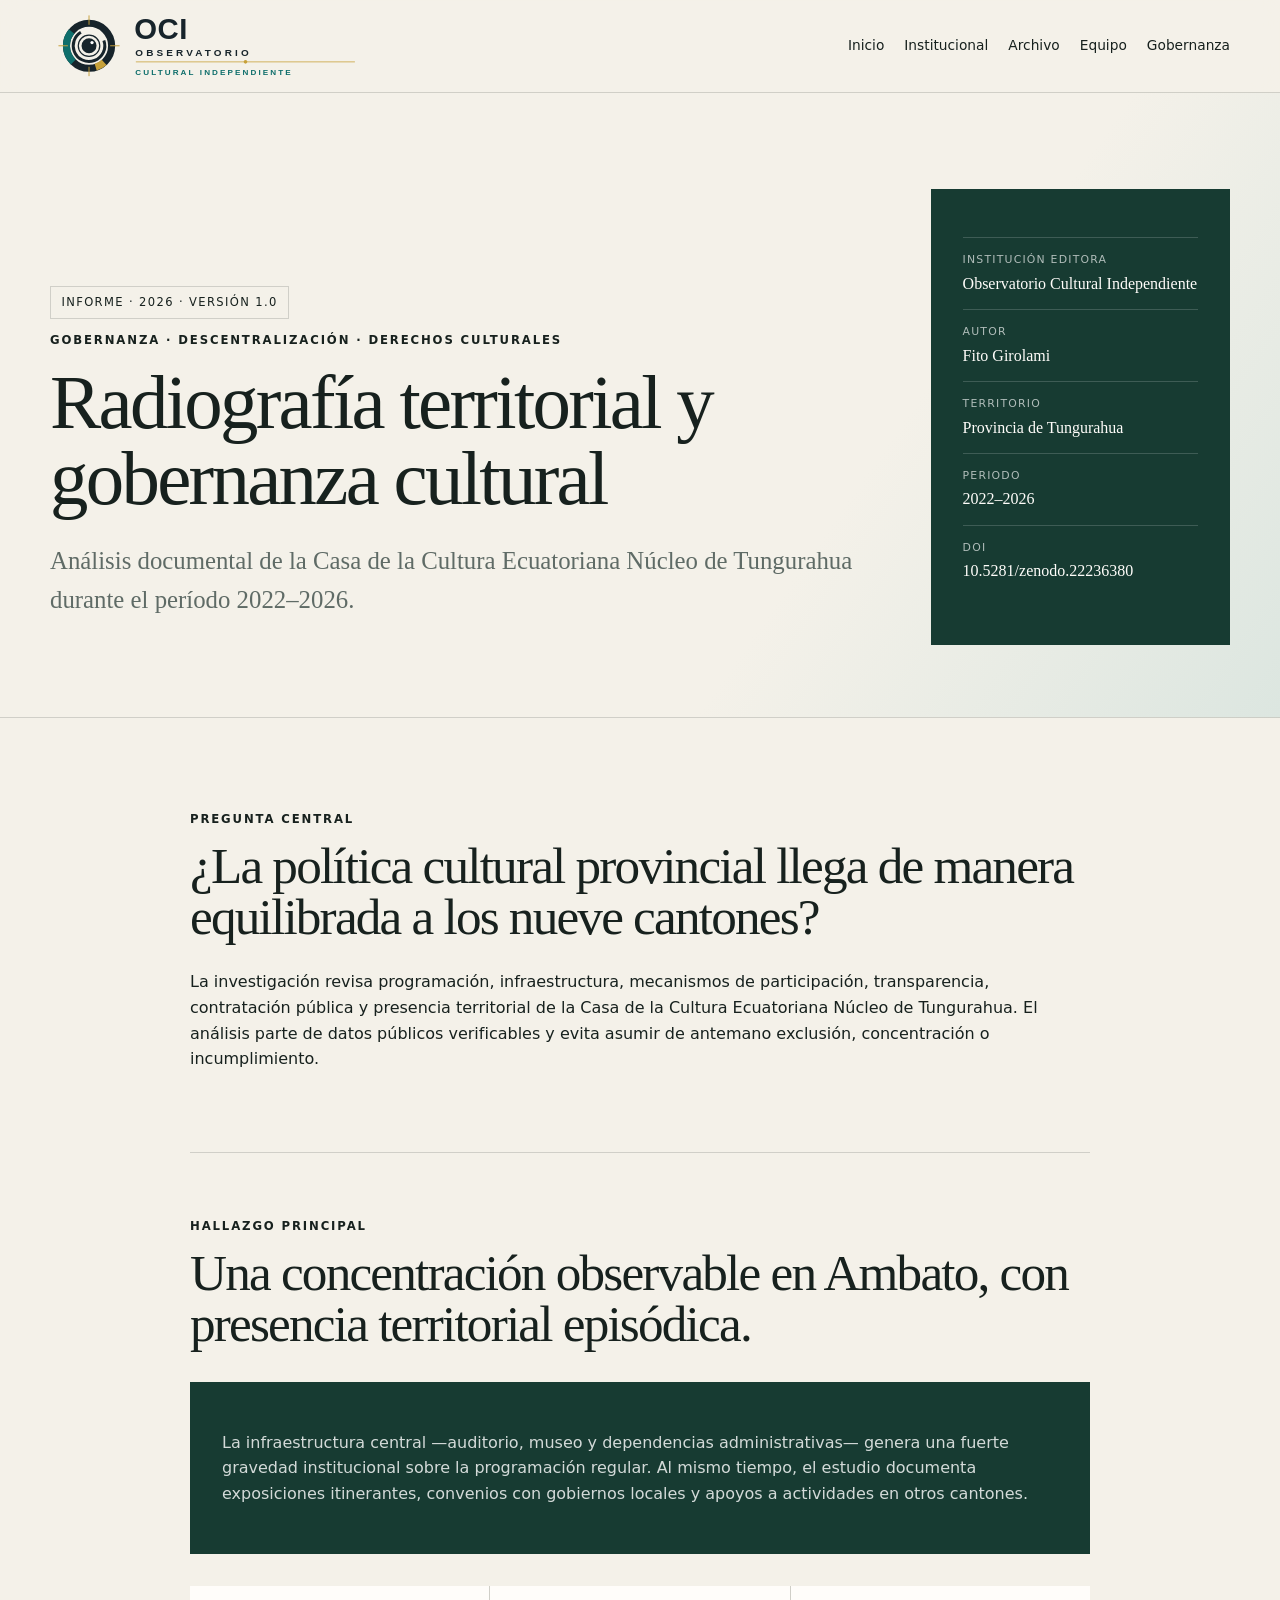
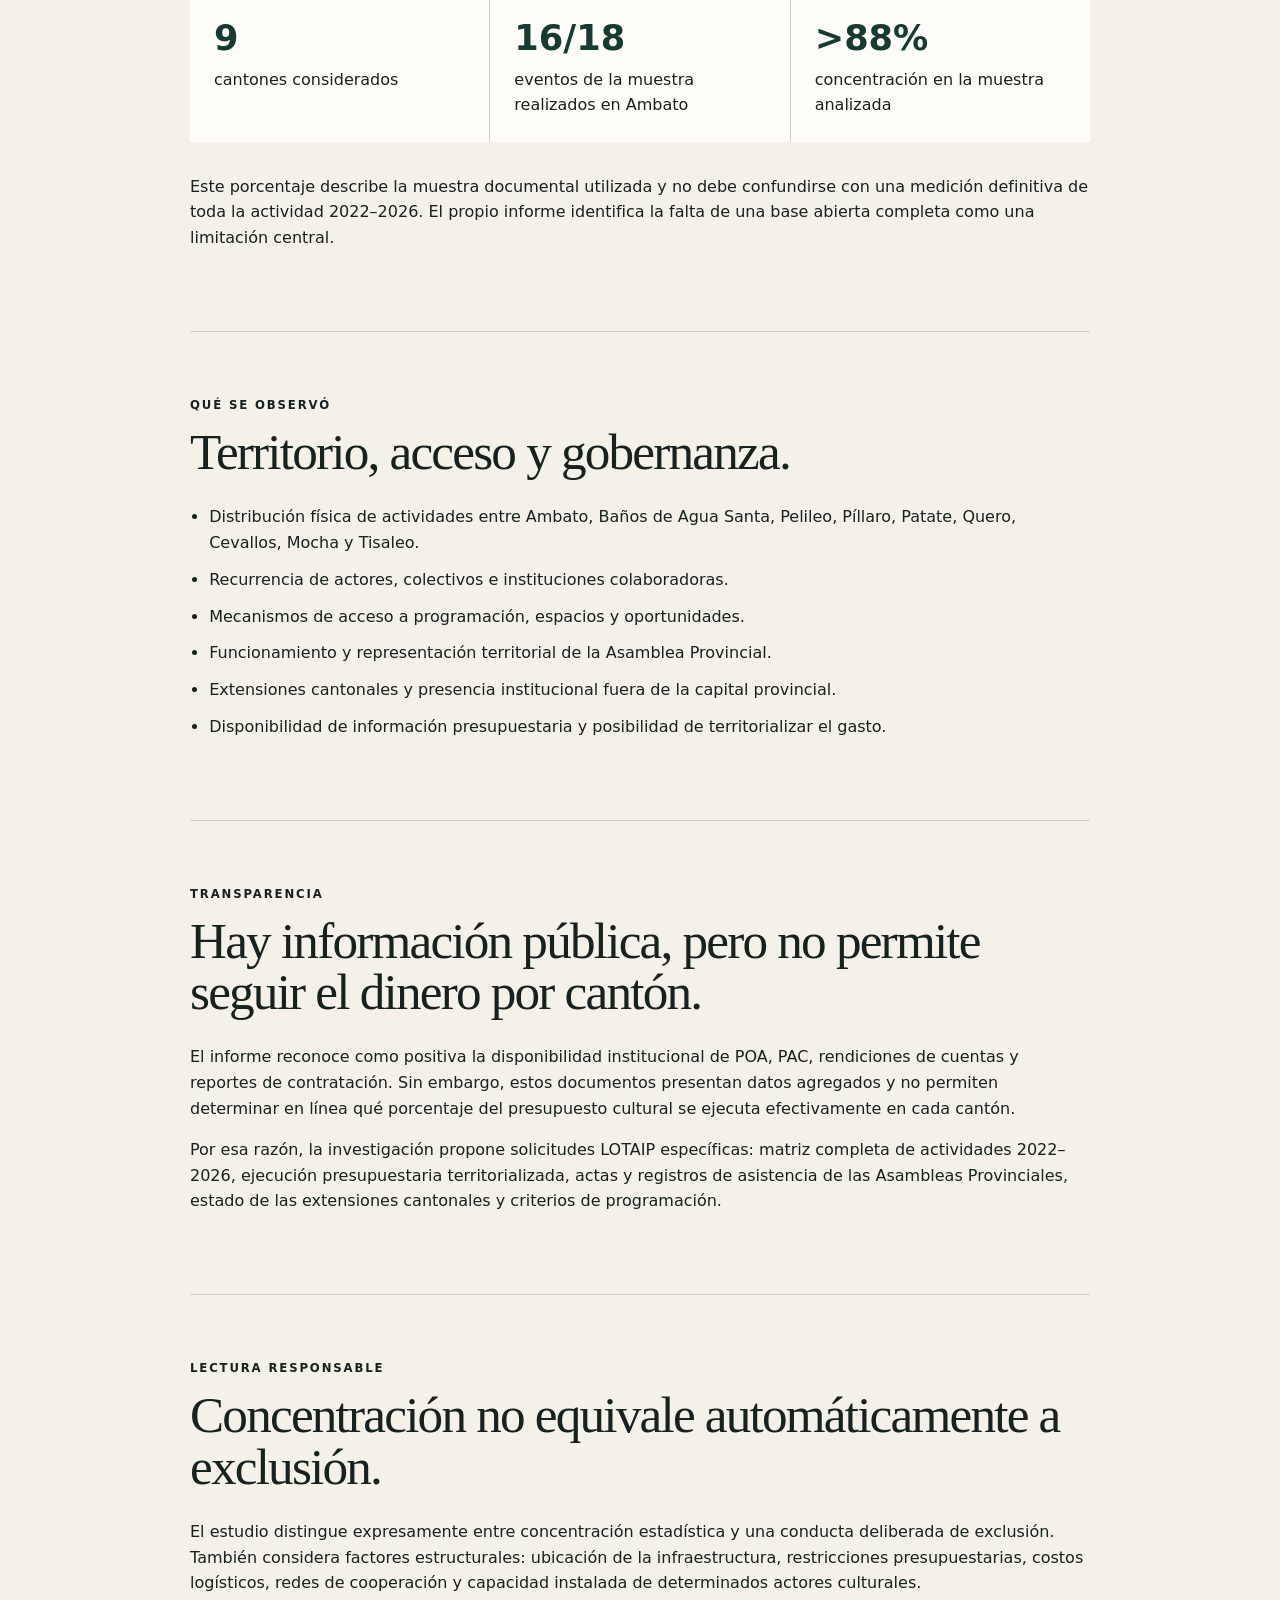
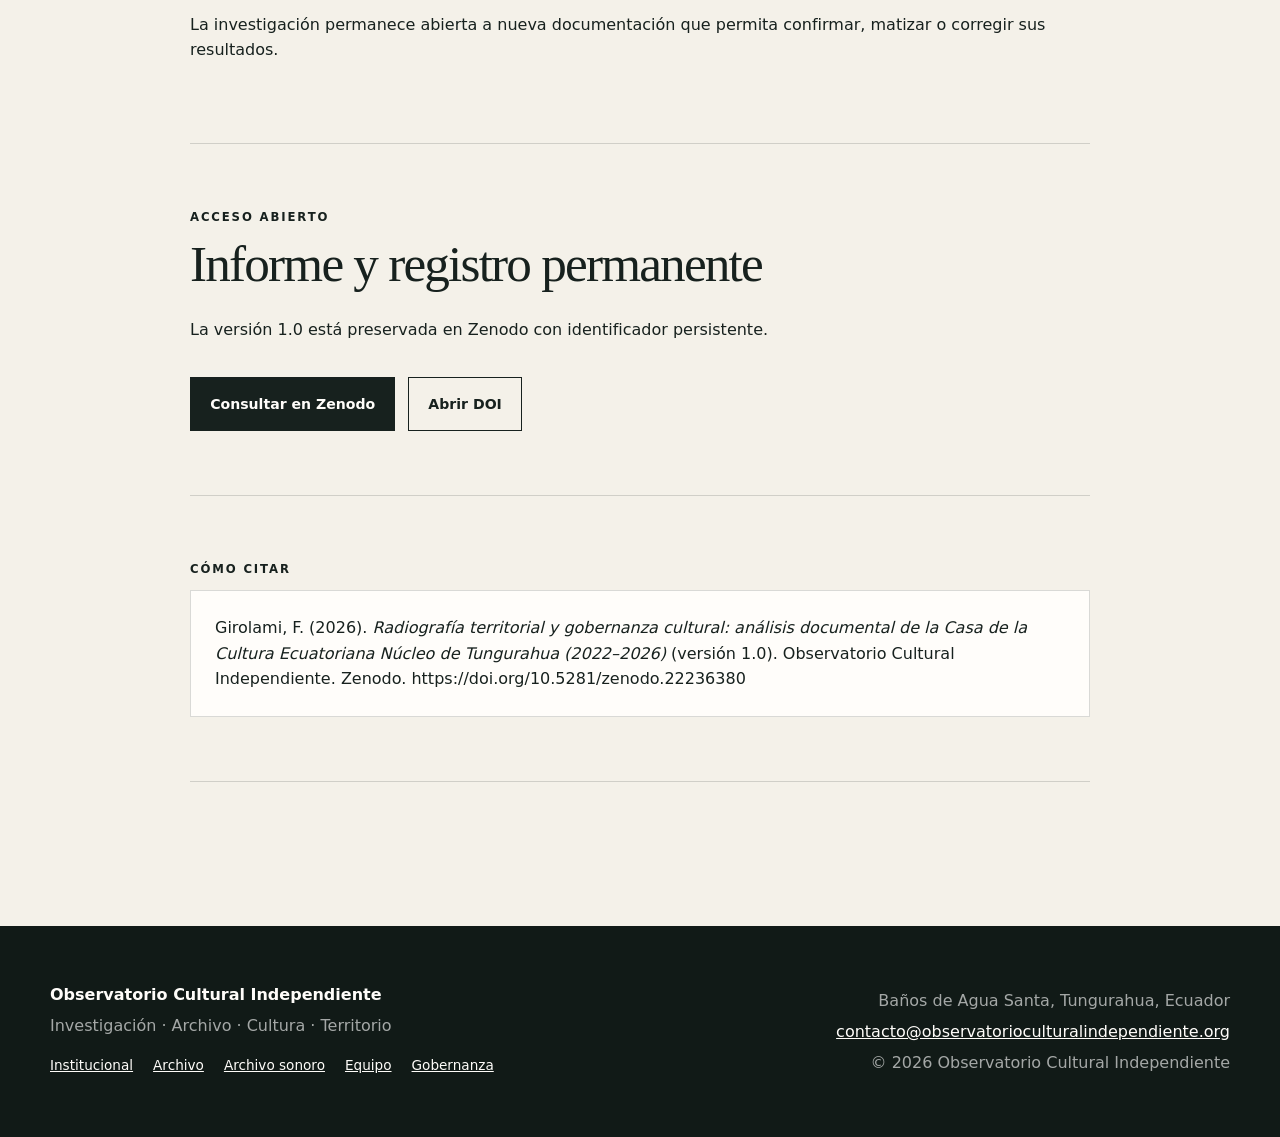
<file: estudios/cce-tungurahua-radiografia-territorial-2022-2026.html>
<!doctype html>
<html lang="es">
<head>
  <meta charset="utf-8">
  <meta name="viewport" content="width=device-width, initial-scale=1">
  <meta name="description" content="Radiografía territorial y de gobernanza cultural de la Casa de la Cultura Ecuatoriana Núcleo de Tungurahua (2022–2026): descentralización, programación, participación y transparencia.">
  <meta name="author" content="Observatorio Cultural Independiente">
  <meta name="theme-color" content="#173b32">
  <meta property="og:type" content="article">
  <meta property="og:title" content="Radiografía territorial y gobernanza cultural · CCE Núcleo Tungurahua 2022–2026">
  <meta property="og:description" content="Análisis documental de la distribución territorial de la programación, los recursos, la participación y la gobernanza cultural en Tungurahua.">
  <meta property="og:url" content="https://observatorioculturalindependiente.org/estudios/cce-tungurahua-radiografia-territorial-2022-2026.html">
  <link rel="canonical" href="https://observatorioculturalindependiente.org/estudios/cce-tungurahua-radiografia-territorial-2022-2026.html">
  <link rel="icon" href="../assets/isotipo-oci.svg" type="image/svg+xml">
  <link rel="stylesheet" href="../styles.css">
  <title>Radiografía territorial y gobernanza cultural · CCE Tungurahua</title>
  <style>
    .study-hero{padding:6rem 0 4.5rem;border-bottom:1px solid var(--line);background:linear-gradient(125deg,var(--paper) 0 66%,#dce6e0)}
    .study-grid{display:grid;grid-template-columns:minmax(0,1.5fr) minmax(280px,.55fr);gap:4rem;align-items:end}
    .study-hero h1{font-size:clamp(2.8rem,6vw,5.8rem);line-height:.98;margin:1rem 0 1.5rem}
    .lead{font-family:Georgia,"Times New Roman",serif;font-size:clamp(1.15rem,2vw,1.55rem);color:var(--muted);max-width:880px}
    .code{display:inline-block;border:1px solid var(--line);padding:.4rem .65rem;font-size:.72rem;letter-spacing:.12em;text-transform:uppercase}
    .factbox{background:var(--green);color:var(--white);padding:2rem}.factbox div{padding:.8rem 0;border-top:1px solid #ffffff2b}.factbox dt{text-transform:uppercase;letter-spacing:.11em;font-size:.68rem;color:#ffffffa8}.factbox dd{margin:.15rem 0 0;font-family:Georgia,serif}
    .article{max-width:900px;margin:0 auto;padding:5rem 0}.article section{padding-bottom:4rem;margin-bottom:4rem;border-bottom:1px solid var(--line)}.article h2{font-size:clamp(2.1rem,4vw,4rem)}
    .finding{background:var(--green);color:white;padding:2rem;margin:2rem 0}.finding p{color:#ffffffcf}.finding strong{color:white}
    .metric-grid{display:grid;grid-template-columns:repeat(3,1fr);gap:1px;background:var(--line);margin:2rem 0}.metric{background:var(--white);padding:1.5rem}.metric strong{display:block;font-size:2.2rem;color:var(--green)}
    .study-list{padding-left:1.2rem}.study-list li{margin:.7rem 0}
    .citation{padding:1.5rem;border:1px solid var(--line);background:var(--white)}
    @media(max-width:850px){.study-grid,.metric-grid{grid-template-columns:1fr}}
  </style>
</head>
<body>
  <a class="skip-link" href="#contenido">Saltar al contenido</a>
  <header class="site-header"><div class="container header-inner"><a class="brand" href="../index.html" aria-label="Inicio del Observatorio Cultural Independiente"><img class="brand-lockup" src="../assets/imagotipo-oci.svg" alt="Observatorio Cultural Independiente"></a><button class="nav-toggle" type="button" aria-expanded="false" aria-controls="navegacion">Menú</button><nav class="site-nav" id="navegacion" aria-label="Navegación principal"><a href="../index.html">Inicio</a><a href="../institucional.html">Institucional</a><a href="../archivo.html">Archivo</a><a href="../equipo.html">Equipo</a><a href="../gobernanza.html">Gobernanza</a></nav></div></header>

  <main id="contenido">
    <section class="study-hero"><div class="container study-grid"><div><span class="code">Informe · 2026 · versión 1.0</span><p class="eyebrow">Gobernanza · Descentralización · Derechos culturales</p><h1>Radiografía territorial y gobernanza cultural</h1><p class="lead">Análisis documental de la Casa de la Cultura Ecuatoriana Núcleo de Tungurahua durante el período 2022–2026.</p></div><aside class="factbox"><dl><div><dt>Institución editora</dt><dd>Observatorio Cultural Independiente</dd></div><div><dt>Autor</dt><dd>Fito Girolami</dd></div><div><dt>Territorio</dt><dd>Provincia de Tungurahua</dd></div><div><dt>Periodo</dt><dd>2022–2026</dd></div><div><dt>DOI</dt><dd>10.5281/zenodo.22236380</dd></div></dl></aside></div></section>

    <article class="container article">
      <section><p class="section-label">Pregunta central</p><h2>¿La política cultural provincial llega de manera equilibrada a los nueve cantones?</h2><p>La investigación revisa programación, infraestructura, mecanismos de participación, transparencia, contratación pública y presencia territorial de la Casa de la Cultura Ecuatoriana Núcleo de Tungurahua. El análisis parte de datos públicos verificables y evita asumir de antemano exclusión, concentración o incumplimiento.</p></section>

      <section><p class="section-label">Hallazgo principal</p><h2>Una concentración observable en Ambato, con presencia territorial episódica.</h2><div class="finding"><p>La infraestructura central —auditorio, museo y dependencias administrativas— genera una fuerte gravedad institucional sobre la programación regular. Al mismo tiempo, el estudio documenta exposiciones itinerantes, convenios con gobiernos locales y apoyos a actividades en otros cantones.</p></div><div class="metric-grid"><div class="metric"><strong>9</strong><span>cantones considerados</span></div><div class="metric"><strong>16/18</strong><span>eventos de la muestra realizados en Ambato</span></div><div class="metric"><strong>&gt;88%</strong><span>concentración en la muestra analizada</span></div></div><p>Este porcentaje describe la muestra documental utilizada y no debe confundirse con una medición definitiva de toda la actividad 2022–2026. El propio informe identifica la falta de una base abierta completa como una limitación central.</p></section>

      <section><p class="section-label">Qué se observó</p><h2>Territorio, acceso y gobernanza.</h2><ul class="study-list"><li>Distribución física de actividades entre Ambato, Baños de Agua Santa, Pelileo, Píllaro, Patate, Quero, Cevallos, Mocha y Tisaleo.</li><li>Recurrencia de actores, colectivos e instituciones colaboradoras.</li><li>Mecanismos de acceso a programación, espacios y oportunidades.</li><li>Funcionamiento y representación territorial de la Asamblea Provincial.</li><li>Extensiones cantonales y presencia institucional fuera de la capital provincial.</li><li>Disponibilidad de información presupuestaria y posibilidad de territorializar el gasto.</li></ul></section>

      <section><p class="section-label">Transparencia</p><h2>Hay información pública, pero no permite seguir el dinero por cantón.</h2><p>El informe reconoce como positiva la disponibilidad institucional de POA, PAC, rendiciones de cuentas y reportes de contratación. Sin embargo, estos documentos presentan datos agregados y no permiten determinar en línea qué porcentaje del presupuesto cultural se ejecuta efectivamente en cada cantón.</p><p>Por esa razón, la investigación propone solicitudes LOTAIP específicas: matriz completa de actividades 2022–2026, ejecución presupuestaria territorializada, actas y registros de asistencia de las Asambleas Provinciales, estado de las extensiones cantonales y criterios de programación.</p></section>

      <section><p class="section-label">Lectura responsable</p><h2>Concentración no equivale automáticamente a exclusión.</h2><p>El estudio distingue expresamente entre concentración estadística y una conducta deliberada de exclusión. También considera factores estructurales: ubicación de la infraestructura, restricciones presupuestarias, costos logísticos, redes de cooperación y capacidad instalada de determinados actores culturales.</p><p>La investigación permanece abierta a nueva documentación que permita confirmar, matizar o corregir sus resultados.</p></section>

      <section><p class="section-label">Acceso abierto</p><h2>Informe y registro permanente</h2><p>La versión 1.0 está preservada en Zenodo con identificador persistente.</p><div class="hero-actions"><a class="button button-primary" href="https://zenodo.org/records/22236380" target="_blank" rel="noopener noreferrer">Consultar en Zenodo</a><a class="button button-secondary" href="https://doi.org/10.5281/zenodo.22236380" target="_blank" rel="noopener noreferrer">Abrir DOI</a></div></section>

      <section><p class="section-label">Cómo citar</p><div class="citation">Girolami, F. (2026). <em>Radiografía territorial y gobernanza cultural: análisis documental de la Casa de la Cultura Ecuatoriana Núcleo de Tungurahua (2022–2026)</em> (versión 1.0). Observatorio Cultural Independiente. Zenodo. https://doi.org/10.5281/zenodo.22236380</div></section>
    </article>
  </main>

  <footer class="site-footer"><div class="container footer-grid"><div><strong>Observatorio Cultural Independiente</strong><p>Investigación · Archivo · Cultura · Territorio</p><div class="footer-links"><a href="../institucional.html">Institucional</a><a href="../archivo.html">Archivo</a><a href="../archivo-sonoro.html">Archivo sonoro</a><a href="../equipo.html">Equipo</a><a href="../gobernanza.html">Gobernanza</a></div></div><div><p>Baños de Agua Santa, Tungurahua, Ecuador</p><a href="mailto:contacto@observatorioculturalindependiente.org">contacto@observatorioculturalindependiente.org</a><p>© <span id="year">2026</span> Observatorio Cultural Independiente</p></div></div></footer>
  <script src="../site.js"></script>
</body>
</html>
</file>
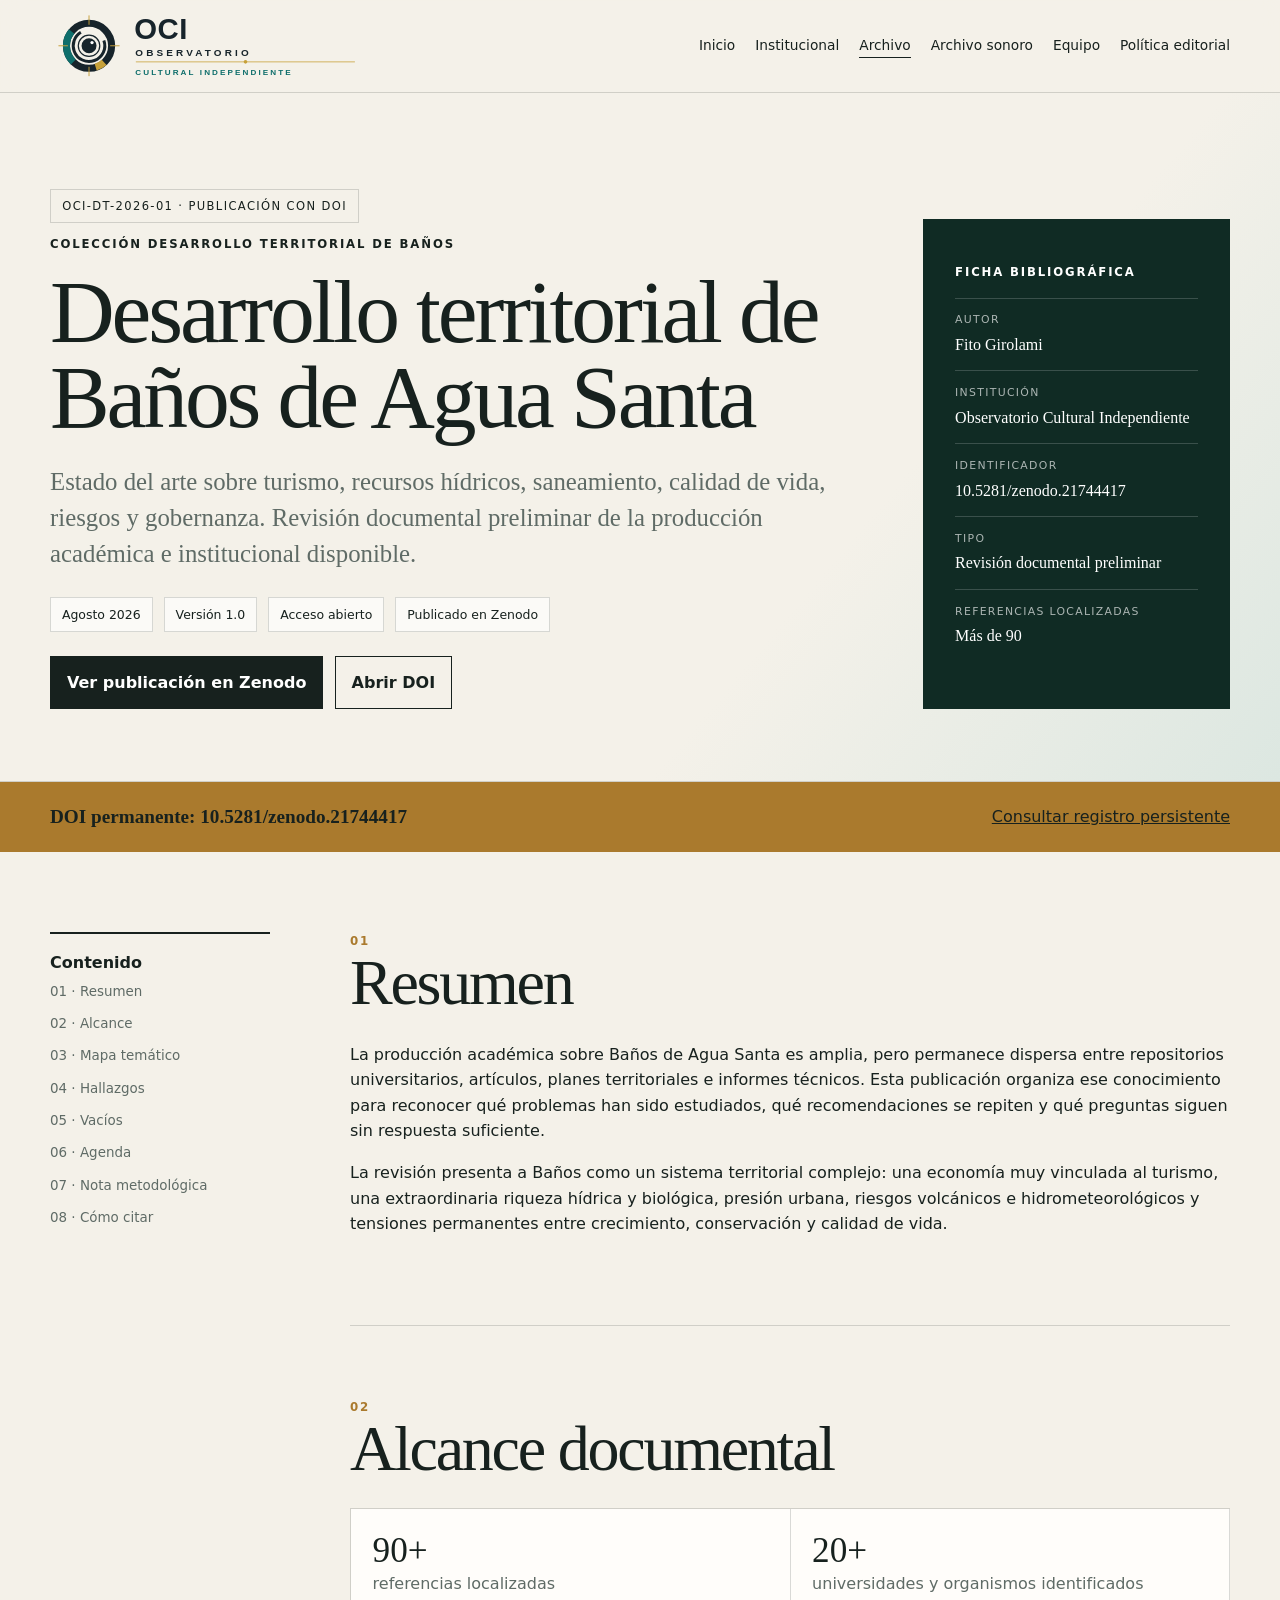
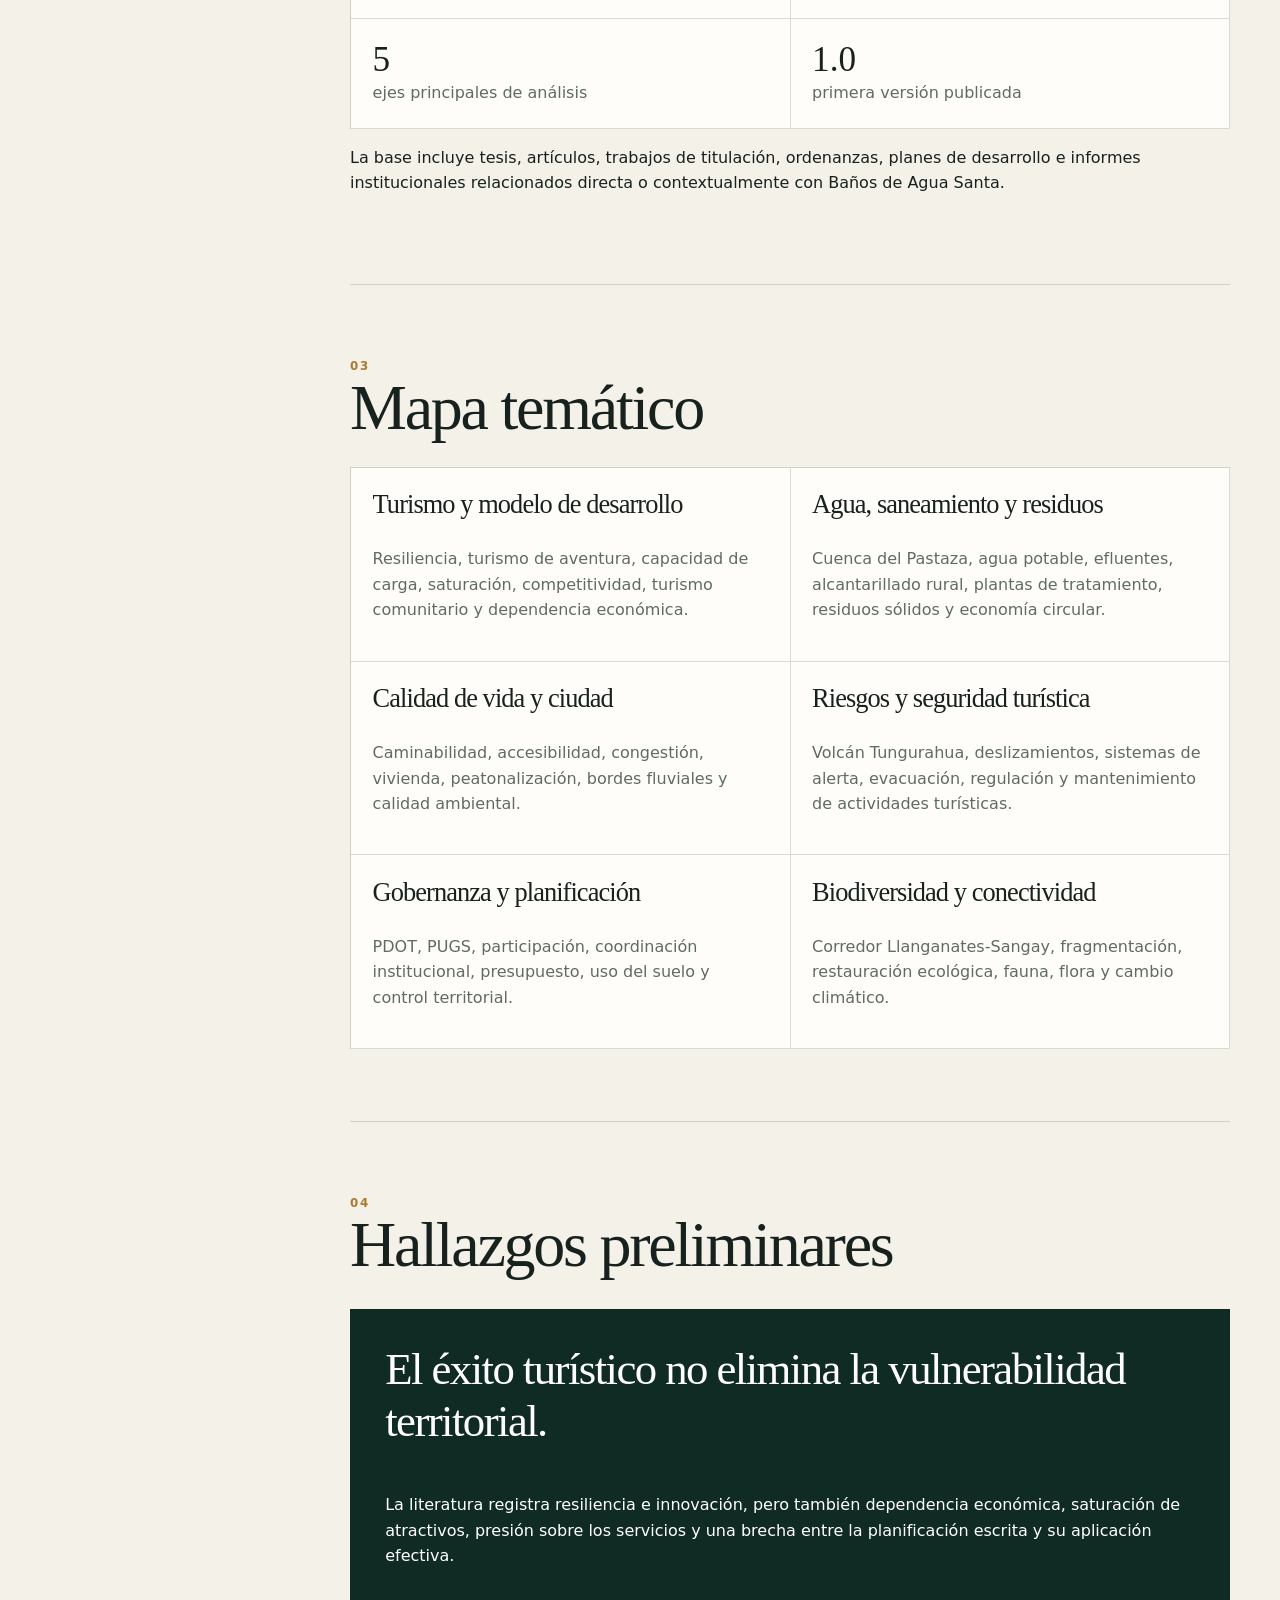
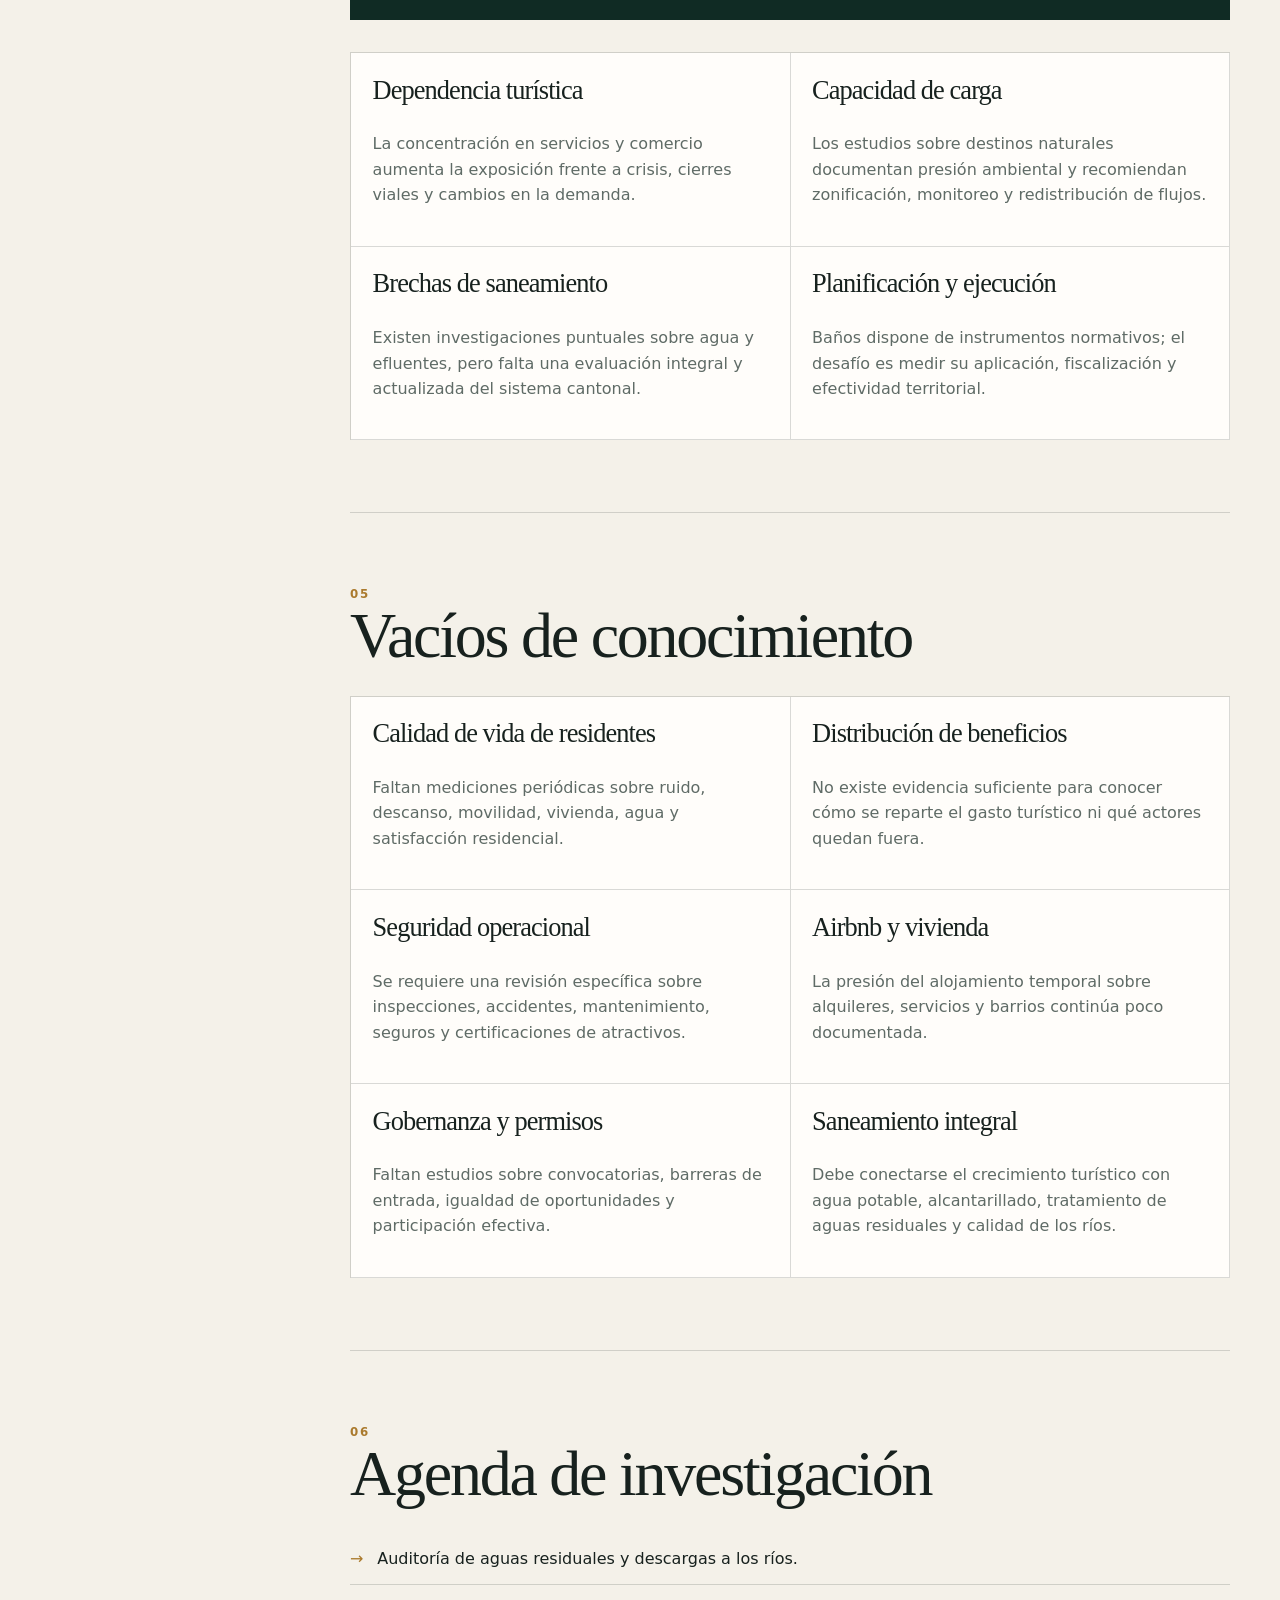
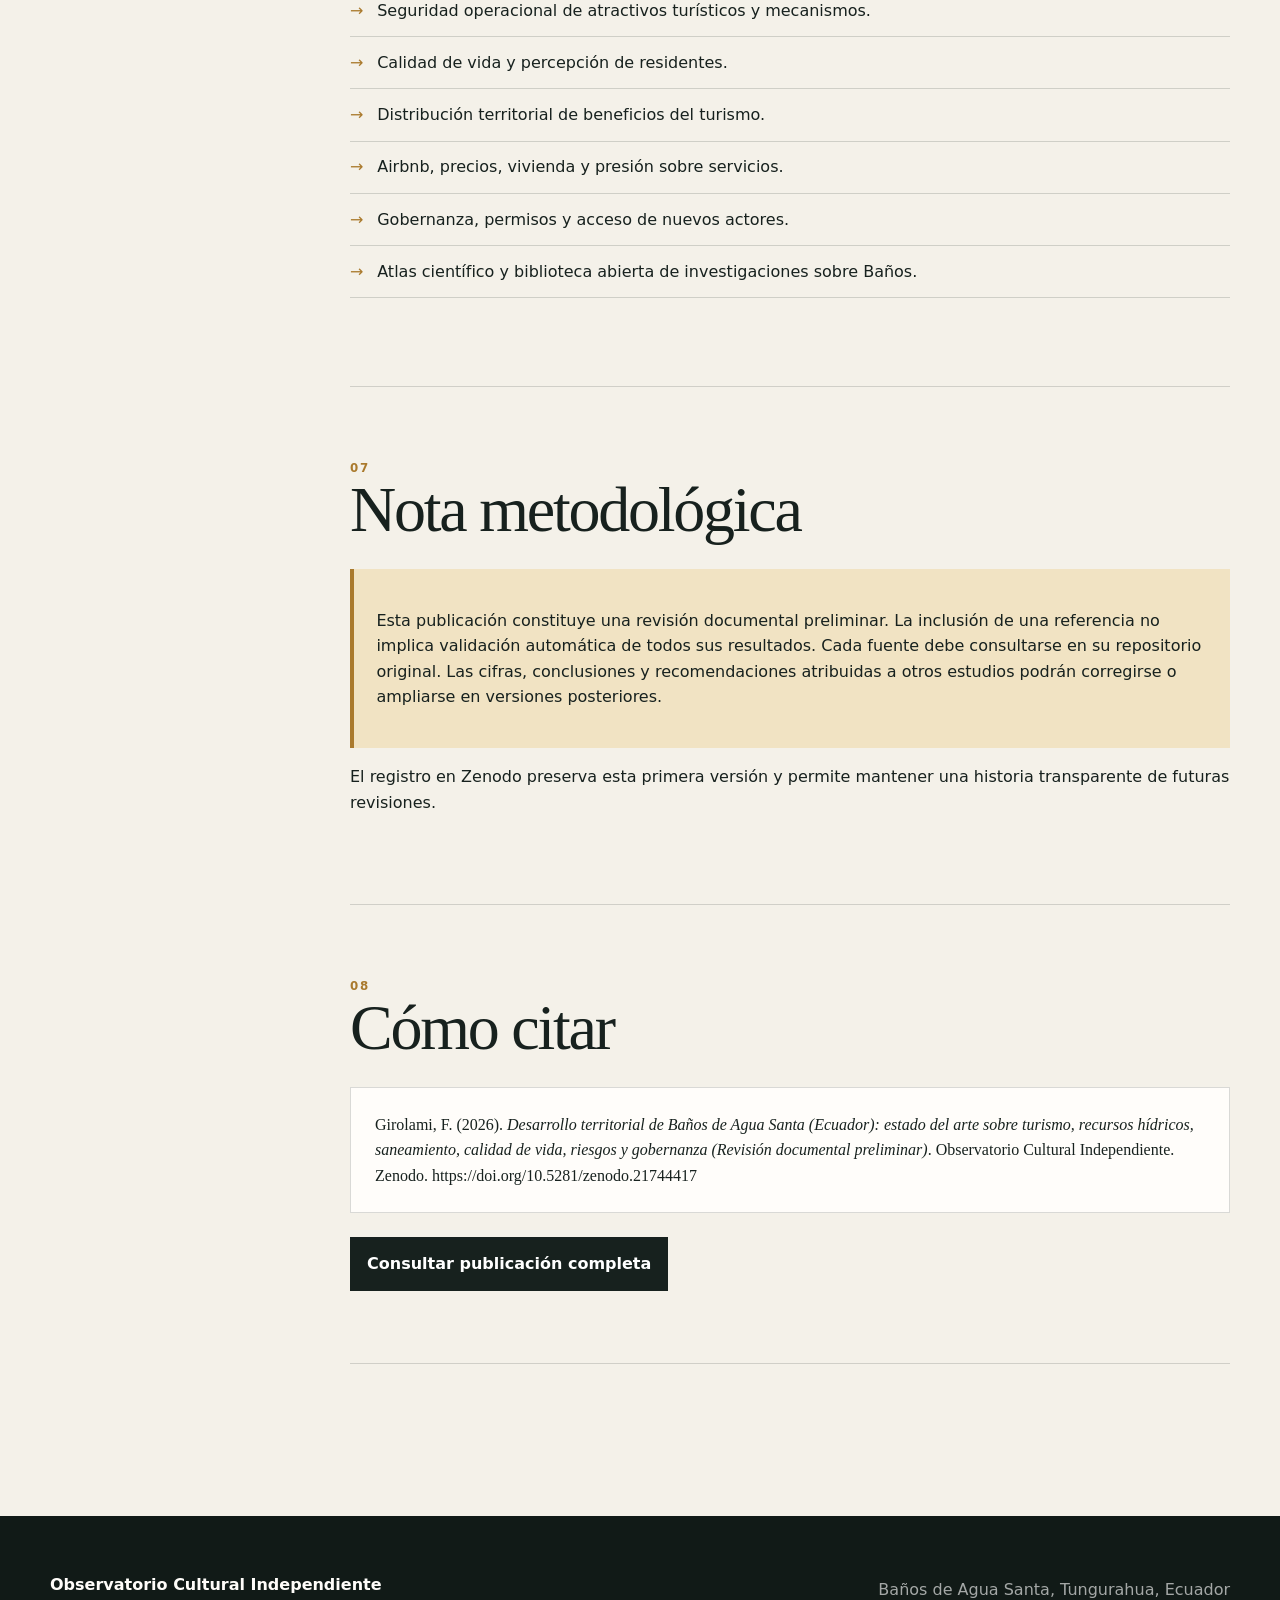
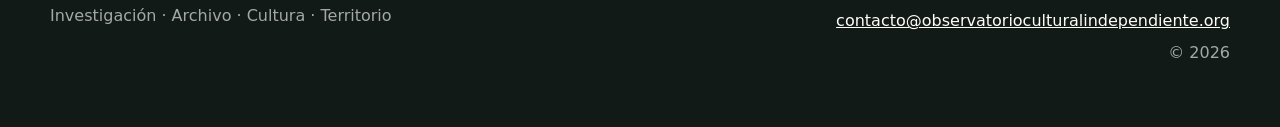
<file: estudios/desarrollo-territorial-banos-estado-del-arte-2026.html>
<!doctype html>
<html lang="es">
<head>
  <meta charset="utf-8">
  <meta name="viewport" content="width=device-width,initial-scale=1">
  <meta name="description" content="Estado del arte sobre desarrollo territorial de Baños de Agua Santa: turismo, recursos hídricos, saneamiento, calidad de vida, riesgos y gobernanza. DOI 10.5281/zenodo.21744417.">
  <meta name="author" content="Fito Girolami">
  <meta name="citation_title" content="Desarrollo territorial de Baños de Agua Santa (Ecuador): estado del arte sobre turismo, recursos hídricos, saneamiento, calidad de vida, riesgos y gobernanza">
  <meta name="citation_author" content="Girolami, Fito">
  <meta name="citation_publication_date" content="2026-08-01">
  <meta name="citation_doi" content="10.5281/zenodo.21744417">
  <meta property="og:type" content="article">
  <meta property="og:title" content="Desarrollo territorial de Baños de Agua Santa · Estado del arte">
  <meta property="og:description" content="Revisión documental preliminar publicada en Zenodo con DOI 10.5281/zenodo.21744417.">
  <meta property="og:url" content="https://observatorioculturalindependiente.org/estudios/desarrollo-territorial-banos-estado-del-arte-2026.html">
  <link rel="canonical" href="https://observatorioculturalindependiente.org/estudios/desarrollo-territorial-banos-estado-del-arte-2026.html">
  <link rel="icon" href="../assets/isotipo-oci.svg" type="image/svg+xml">
  <link rel="stylesheet" href="../styles.css">
  <title>Desarrollo territorial de Baños · DOI 10.5281/zenodo.21744417 · OCI</title>
  <style>
    :root{--gold:#aa7a2d;--deep:#102b24;--soft:#e7eee9;--alert:#f1e3c3}.hero{padding:6rem 0 4.5rem;background:linear-gradient(130deg,var(--paper) 0 66%,#dce7e1);border-bottom:1px solid var(--line)}.hero-grid{display:grid;grid-template-columns:minmax(0,1.45fr) minmax(290px,.55fr);gap:4rem;align-items:end}.code{display:inline-block;padding:.42rem .7rem;border:1px solid var(--line);font-size:.72rem;letter-spacing:.12em;text-transform:uppercase}.hero h1{font-size:clamp(3rem,7vw,6.2rem);line-height:.95;margin:1rem 0 1.4rem}.lead{font:clamp(1.18rem,2vw,1.55rem)/1.45 Georgia,serif;color:var(--muted);max-width:900px}.tags,.actions{display:flex;flex-wrap:wrap;gap:.7rem;margin-top:1.5rem}.tags span{padding:.42rem .68rem;border:1px solid var(--line);background:#ffffffa8;font-size:.78rem}.actions a{display:inline-flex;padding:.8rem 1rem;border:1px solid var(--ink);text-decoration:none;font-weight:800}.actions .primary{background:var(--ink);color:white}.factbox{background:var(--deep);color:white;padding:2rem}.factbox div{padding:.8rem 0;border-top:1px solid #ffffff2d}.factbox dt{font-size:.68rem;text-transform:uppercase;letter-spacing:.12em;color:#ffffffa6}.factbox dd{margin:.2rem 0 0;font-family:Georgia,serif}.doi-band{background:var(--gold);padding:1.2rem 0}.doi-band .container{display:flex;justify-content:space-between;align-items:center;gap:1rem}.doi-band strong{font-family:Georgia,serif;font-size:1.2rem}.layout{display:grid;grid-template-columns:220px minmax(0,900px);gap:5rem;padding:5rem 0;justify-content:center}.toc{position:sticky;top:110px;align-self:start;border-top:2px solid var(--ink);padding-top:1rem}.toc a{display:block;text-decoration:none;color:var(--muted);padding:.34rem 0;font-size:.84rem}.article section{padding-bottom:4.5rem;margin-bottom:4.5rem;border-bottom:1px solid var(--line)}.article h2{font-size:clamp(2.3rem,5vw,4.5rem)}.num{display:block;color:var(--gold);font-weight:800;letter-spacing:.14em;font-size:.74rem}.metrics,.axes,.findings,.gaps{display:grid;grid-template-columns:repeat(2,1fr);border-top:1px solid var(--line);border-left:1px solid var(--line)}.metrics article,.axes article,.findings article,.gaps article{padding:1.35rem;background:var(--white);border-right:1px solid var(--line);border-bottom:1px solid var(--line)}.metric strong{display:block;font:2.2rem Georgia,serif}.metric span,.axes p,.findings p,.gaps p{color:var(--muted)}.finding{padding:2.2rem;background:var(--deep);color:white;margin:2rem 0}.finding h3{color:white;font-size:clamp(1.8rem,3.5vw,3rem)}.citation{padding:1.5rem;border:1px solid var(--line);background:var(--white);font-family:Georgia,serif}.note{padding:1.4rem;background:var(--alert);border-left:4px solid var(--gold)}.study-list{list-style:none;padding:0}.study-list li{padding:.8rem 0 .8rem 1.7rem;border-bottom:1px solid var(--line);position:relative}.study-list li:before{content:'→';position:absolute;left:0;color:var(--gold)}@media(max-width:1000px){.hero-grid,.layout{grid-template-columns:1fr}.toc{display:none}}@media(max-width:650px){.metrics,.axes,.findings,.gaps{grid-template-columns:1fr}.doi-band .container{align-items:flex-start;flex-direction:column}.hero{padding-top:4rem}}
  </style>
</head>
<body>
<a class="skip-link" href="#contenido">Saltar al contenido</a>
<header class="site-header"><div class="container header-inner"><a class="brand" href="../index.html"><img class="brand-lockup" src="../assets/imagotipo-oci.svg" alt="Observatorio Cultural Independiente"></a><button class="nav-toggle" type="button" aria-expanded="false" aria-controls="navegacion">Menú</button><nav class="site-nav" id="navegacion"><a href="../index.html">Inicio</a><a href="../institucional.html">Institucional</a><a href="../archivo.html" aria-current="page">Archivo</a><a href="../archivo-sonoro.html">Archivo sonoro</a><a href="../equipo.html">Equipo</a><a href="../politica-editorial.html">Política editorial</a></nav></div></header>
<main id="contenido">
<section class="hero"><div class="container hero-grid"><div><span class="code">OCI-DT-2026-01 · Publicación con DOI</span><p class="eyebrow">Colección Desarrollo Territorial de Baños</p><h1>Desarrollo territorial de Baños de Agua Santa</h1><p class="lead">Estado del arte sobre turismo, recursos hídricos, saneamiento, calidad de vida, riesgos y gobernanza. Revisión documental preliminar de la producción académica e institucional disponible.</p><div class="tags"><span>Agosto 2026</span><span>Versión 1.0</span><span>Acceso abierto</span><span>Publicado en Zenodo</span></div><div class="actions"><a class="primary" href="https://zenodo.org/records/21744417" target="_blank" rel="noopener">Ver publicación en Zenodo</a><a href="https://doi.org/10.5281/zenodo.21744417" target="_blank" rel="noopener">Abrir DOI</a></div></div><aside class="factbox"><p class="eyebrow">Ficha bibliográfica</p><dl><div><dt>Autor</dt><dd>Fito Girolami</dd></div><div><dt>Institución</dt><dd>Observatorio Cultural Independiente</dd></div><div><dt>Identificador</dt><dd>10.5281/zenodo.21744417</dd></div><div><dt>Tipo</dt><dd>Revisión documental preliminar</dd></div><div><dt>Referencias localizadas</dt><dd>Más de 90</dd></div></dl></aside></div></section>
<section class="doi-band"><div class="container"><strong>DOI permanente: 10.5281/zenodo.21744417</strong><a href="https://doi.org/10.5281/zenodo.21744417" target="_blank" rel="noopener">Consultar registro persistente</a></div></section>
<div class="container layout"><aside class="toc"><b>Contenido</b><a href="#resumen">01 · Resumen</a><a href="#alcance">02 · Alcance</a><a href="#mapa">03 · Mapa temático</a><a href="#hallazgos">04 · Hallazgos</a><a href="#vacios">05 · Vacíos</a><a href="#agenda">06 · Agenda</a><a href="#metodo">07 · Nota metodológica</a><a href="#citar">08 · Cómo citar</a></aside><article class="article">
<section id="resumen"><span class="num">01</span><h2>Resumen</h2><p>La producción académica sobre Baños de Agua Santa es amplia, pero permanece dispersa entre repositorios universitarios, artículos, planes territoriales e informes técnicos. Esta publicación organiza ese conocimiento para reconocer qué problemas han sido estudiados, qué recomendaciones se repiten y qué preguntas siguen sin respuesta suficiente.</p><p>La revisión presenta a Baños como un sistema territorial complejo: una economía muy vinculada al turismo, una extraordinaria riqueza hídrica y biológica, presión urbana, riesgos volcánicos e hidrometeorológicos y tensiones permanentes entre crecimiento, conservación y calidad de vida.</p></section>
<section id="alcance"><span class="num">02</span><h2>Alcance documental</h2><div class="metrics"><article class="metric"><strong>90+</strong><span>referencias localizadas</span></article><article class="metric"><strong>20+</strong><span>universidades y organismos identificados</span></article><article class="metric"><strong>5</strong><span>ejes principales de análisis</span></article><article class="metric"><strong>1.0</strong><span>primera versión publicada</span></article></div><p>La base incluye tesis, artículos, trabajos de titulación, ordenanzas, planes de desarrollo e informes institucionales relacionados directa o contextualmente con Baños de Agua Santa.</p></section>
<section id="mapa"><span class="num">03</span><h2>Mapa temático</h2><div class="axes"><article><h3>Turismo y modelo de desarrollo</h3><p>Resiliencia, turismo de aventura, capacidad de carga, saturación, competitividad, turismo comunitario y dependencia económica.</p></article><article><h3>Agua, saneamiento y residuos</h3><p>Cuenca del Pastaza, agua potable, efluentes, alcantarillado rural, plantas de tratamiento, residuos sólidos y economía circular.</p></article><article><h3>Calidad de vida y ciudad</h3><p>Caminabilidad, accesibilidad, congestión, vivienda, peatonalización, bordes fluviales y calidad ambiental.</p></article><article><h3>Riesgos y seguridad turística</h3><p>Volcán Tungurahua, deslizamientos, sistemas de alerta, evacuación, regulación y mantenimiento de actividades turísticas.</p></article><article><h3>Gobernanza y planificación</h3><p>PDOT, PUGS, participación, coordinación institucional, presupuesto, uso del suelo y control territorial.</p></article><article><h3>Biodiversidad y conectividad</h3><p>Corredor Llanganates-Sangay, fragmentación, restauración ecológica, fauna, flora y cambio climático.</p></article></div></section>
<section id="hallazgos"><span class="num">04</span><h2>Hallazgos preliminares</h2><div class="finding"><h3>El éxito turístico no elimina la vulnerabilidad territorial.</h3><p>La literatura registra resiliencia e innovación, pero también dependencia económica, saturación de atractivos, presión sobre los servicios y una brecha entre la planificación escrita y su aplicación efectiva.</p></div><div class="findings"><article><h3>Dependencia turística</h3><p>La concentración en servicios y comercio aumenta la exposición frente a crisis, cierres viales y cambios en la demanda.</p></article><article><h3>Capacidad de carga</h3><p>Los estudios sobre destinos naturales documentan presión ambiental y recomiendan zonificación, monitoreo y redistribución de flujos.</p></article><article><h3>Brechas de saneamiento</h3><p>Existen investigaciones puntuales sobre agua y efluentes, pero falta una evaluación integral y actualizada del sistema cantonal.</p></article><article><h3>Planificación y ejecución</h3><p>Baños dispone de instrumentos normativos; el desafío es medir su aplicación, fiscalización y efectividad territorial.</p></article></div></section>
<section id="vacios"><span class="num">05</span><h2>Vacíos de conocimiento</h2><div class="gaps"><article><h3>Calidad de vida de residentes</h3><p>Faltan mediciones periódicas sobre ruido, descanso, movilidad, vivienda, agua y satisfacción residencial.</p></article><article><h3>Distribución de beneficios</h3><p>No existe evidencia suficiente para conocer cómo se reparte el gasto turístico ni qué actores quedan fuera.</p></article><article><h3>Seguridad operacional</h3><p>Se requiere una revisión específica sobre inspecciones, accidentes, mantenimiento, seguros y certificaciones de atractivos.</p></article><article><h3>Airbnb y vivienda</h3><p>La presión del alojamiento temporal sobre alquileres, servicios y barrios continúa poco documentada.</p></article><article><h3>Gobernanza y permisos</h3><p>Faltan estudios sobre convocatorias, barreras de entrada, igualdad de oportunidades y participación efectiva.</p></article><article><h3>Saneamiento integral</h3><p>Debe conectarse el crecimiento turístico con agua potable, alcantarillado, tratamiento de aguas residuales y calidad de los ríos.</p></article></div></section>
<section id="agenda"><span class="num">06</span><h2>Agenda de investigación</h2><ul class="study-list"><li>Auditoría de aguas residuales y descargas a los ríos.</li><li>Seguridad operacional de atractivos turísticos y mecanismos.</li><li>Calidad de vida y percepción de residentes.</li><li>Distribución territorial de beneficios del turismo.</li><li>Airbnb, precios, vivienda y presión sobre servicios.</li><li>Gobernanza, permisos y acceso de nuevos actores.</li><li>Atlas científico y biblioteca abierta de investigaciones sobre Baños.</li></ul></section>
<section id="metodo"><span class="num">07</span><h2>Nota metodológica</h2><div class="note"><p>Esta publicación constituye una revisión documental preliminar. La inclusión de una referencia no implica validación automática de todos sus resultados. Cada fuente debe consultarse en su repositorio original. Las cifras, conclusiones y recomendaciones atribuidas a otros estudios podrán corregirse o ampliarse en versiones posteriores.</p></div><p>El registro en Zenodo preserva esta primera versión y permite mantener una historia transparente de futuras revisiones.</p></section>
<section id="citar"><span class="num">08</span><h2>Cómo citar</h2><div class="citation">Girolami, F. (2026). <em>Desarrollo territorial de Baños de Agua Santa (Ecuador): estado del arte sobre turismo, recursos hídricos, saneamiento, calidad de vida, riesgos y gobernanza (Revisión documental preliminar)</em>. Observatorio Cultural Independiente. Zenodo. https://doi.org/10.5281/zenodo.21744417</div><div class="actions"><a class="primary" href="https://zenodo.org/records/21744417" target="_blank" rel="noopener">Consultar publicación completa</a></div></section>
</article></div>
</main>
<footer class="site-footer"><div class="container footer-grid"><div><strong>Observatorio Cultural Independiente</strong><p>Investigación · Archivo · Cultura · Territorio</p></div><div><p>Baños de Agua Santa, Tungurahua, Ecuador</p><a href="mailto:contacto@observatorioculturalindependiente.org">contacto@observatorioculturalindependiente.org</a><p>© <span id="year">2026</span></p></div></div></footer><script src="../site.js"></script>
</body></html>
</file>
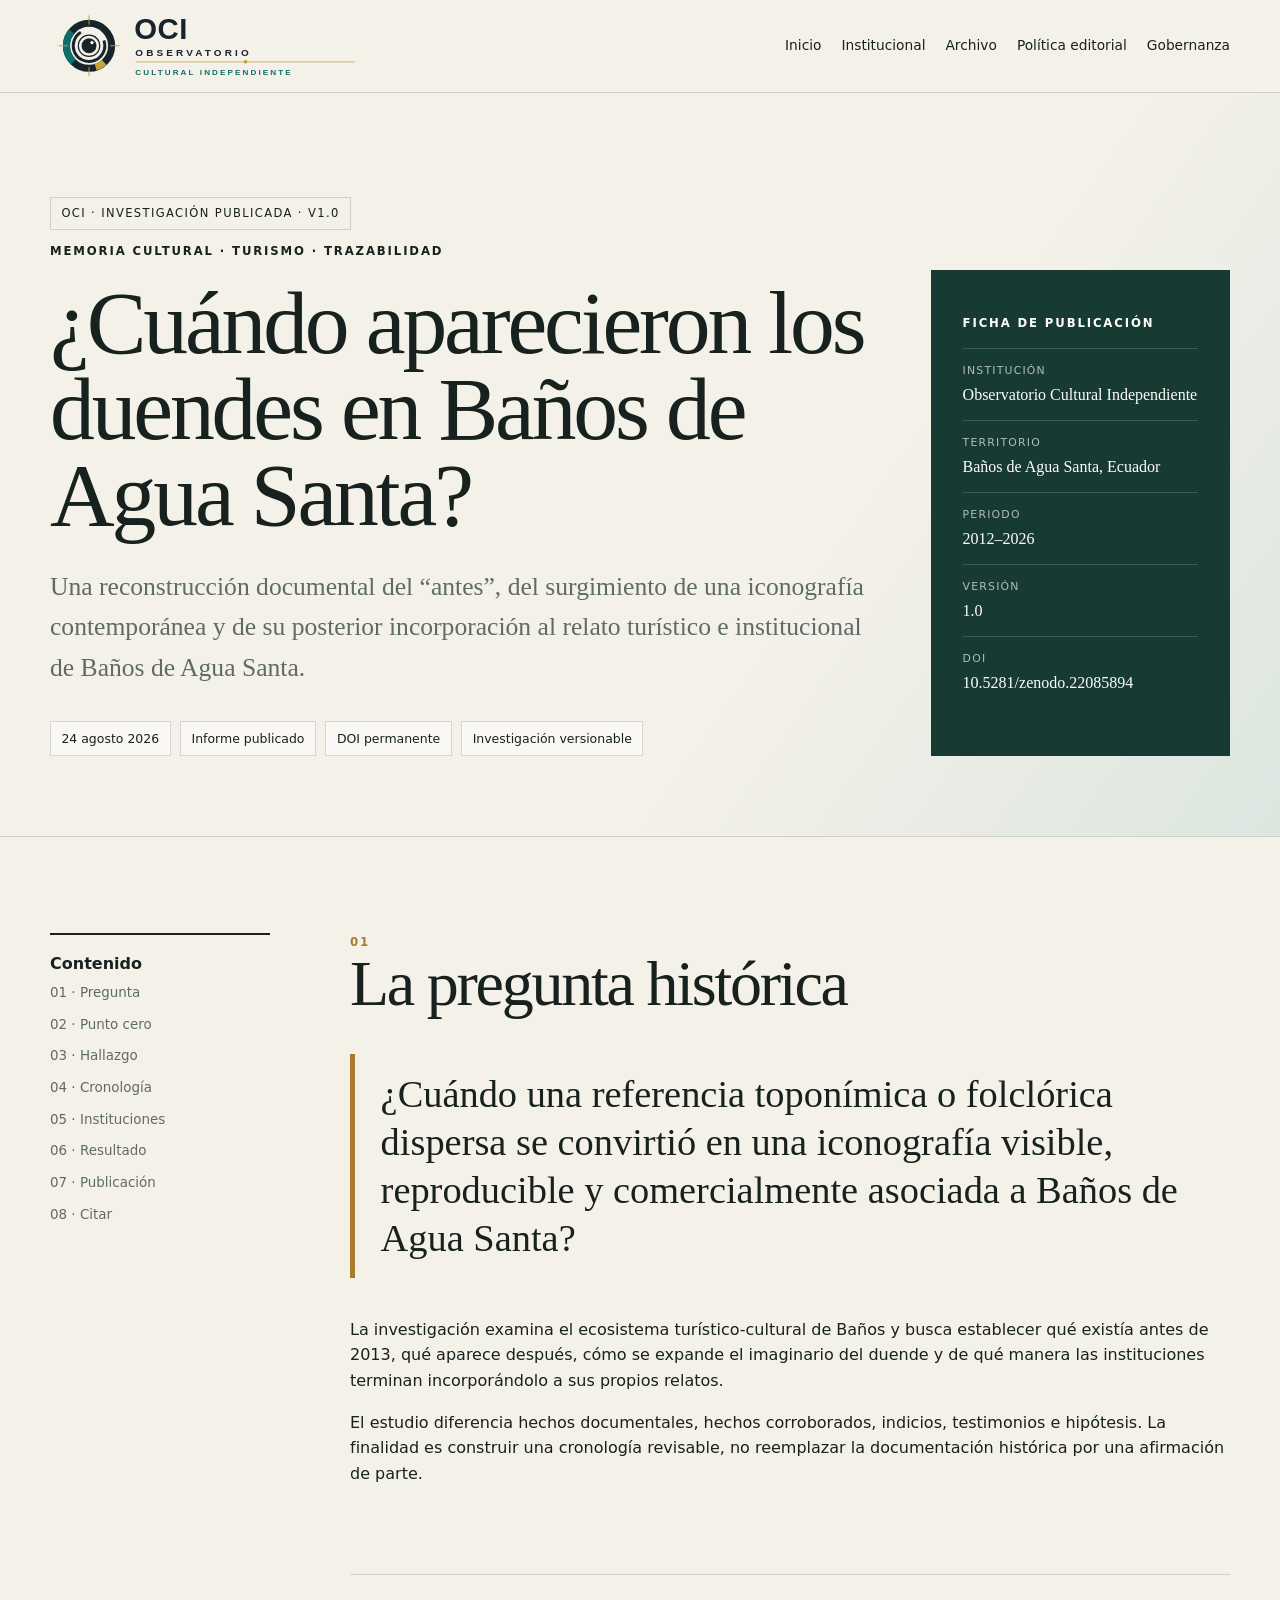
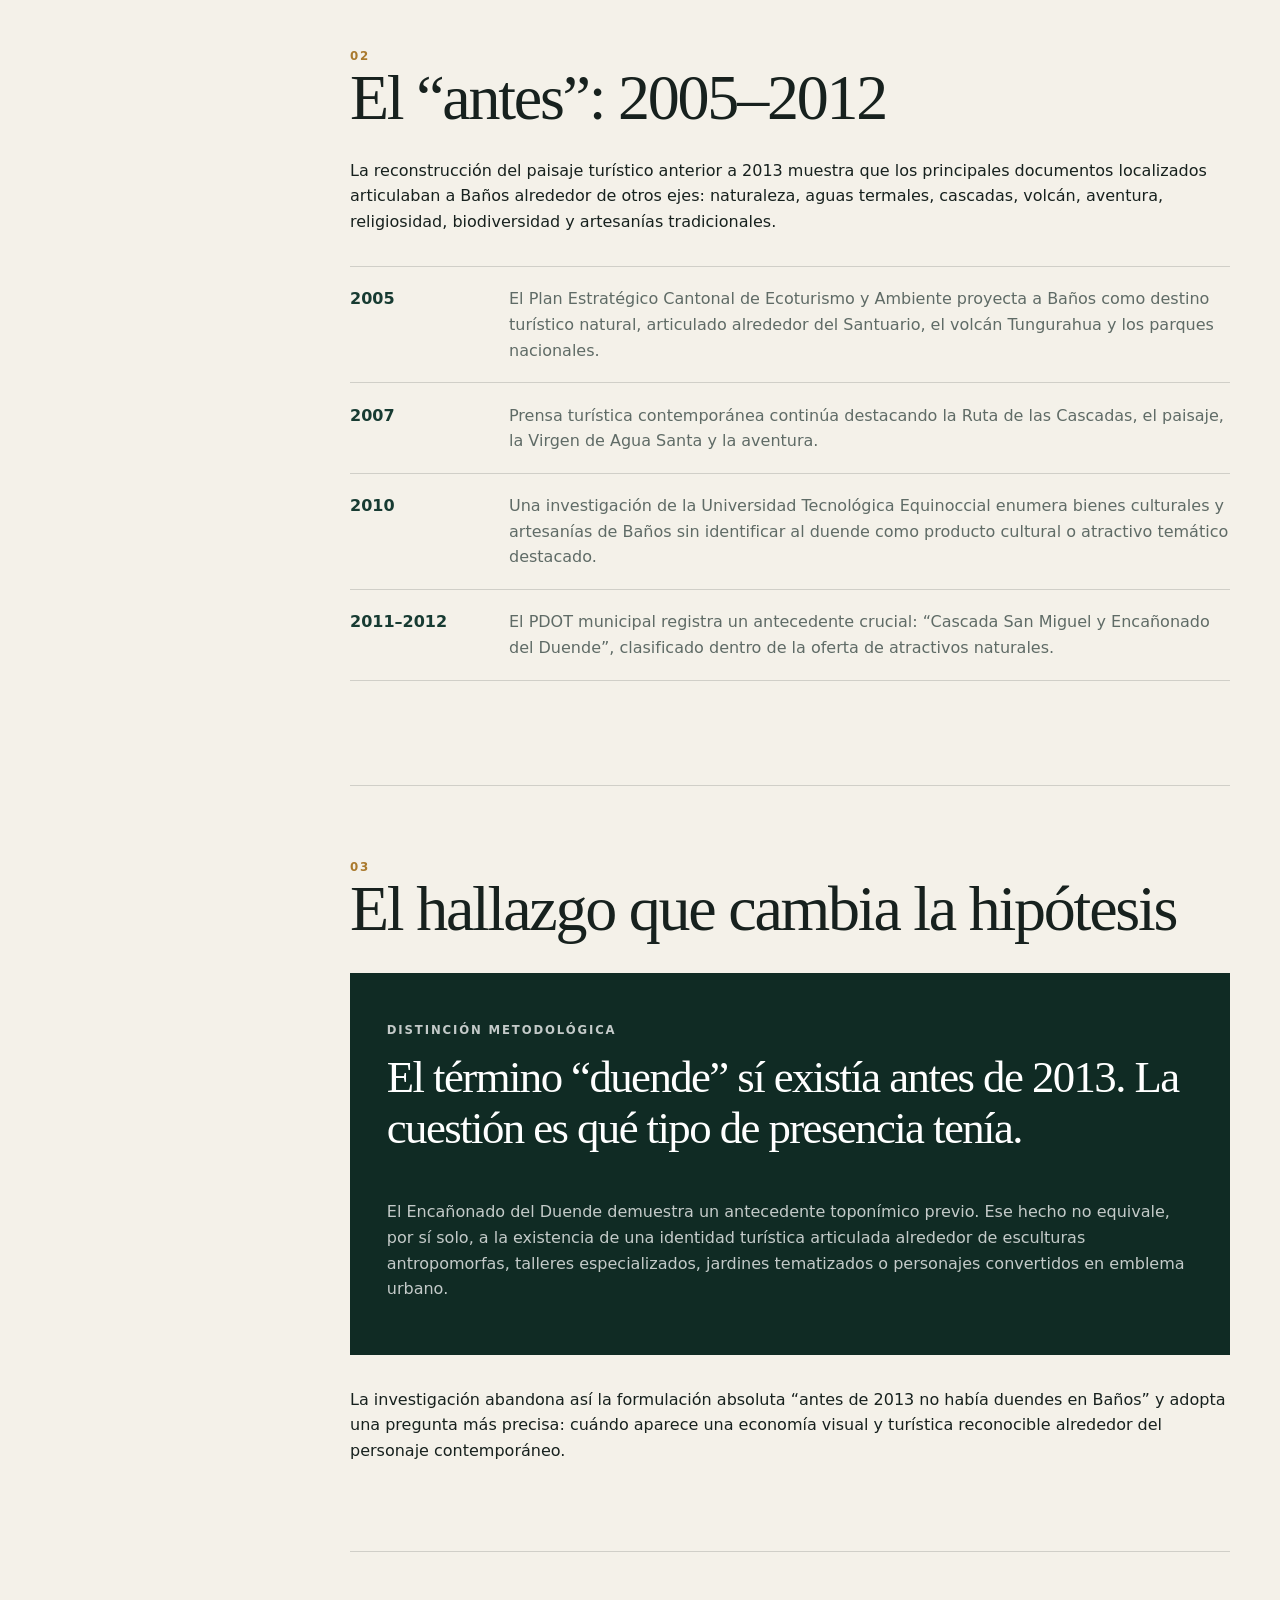
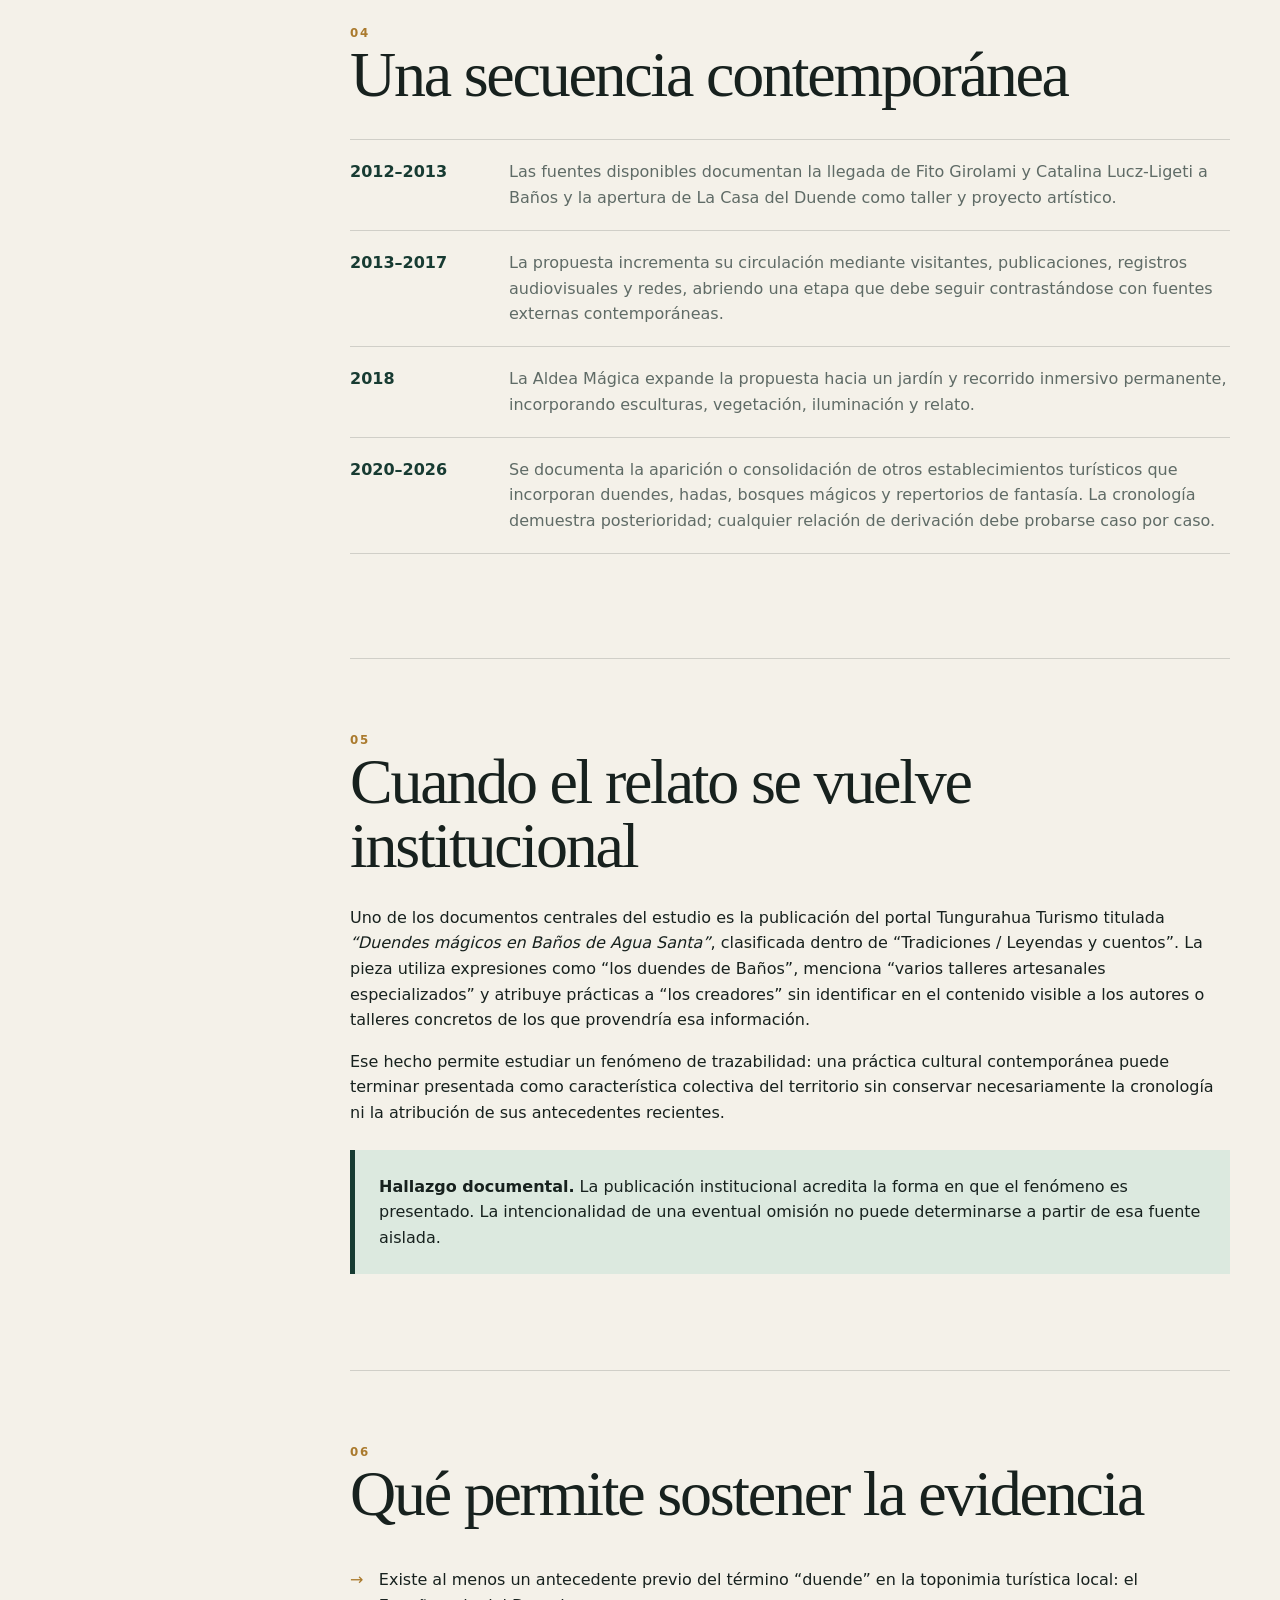
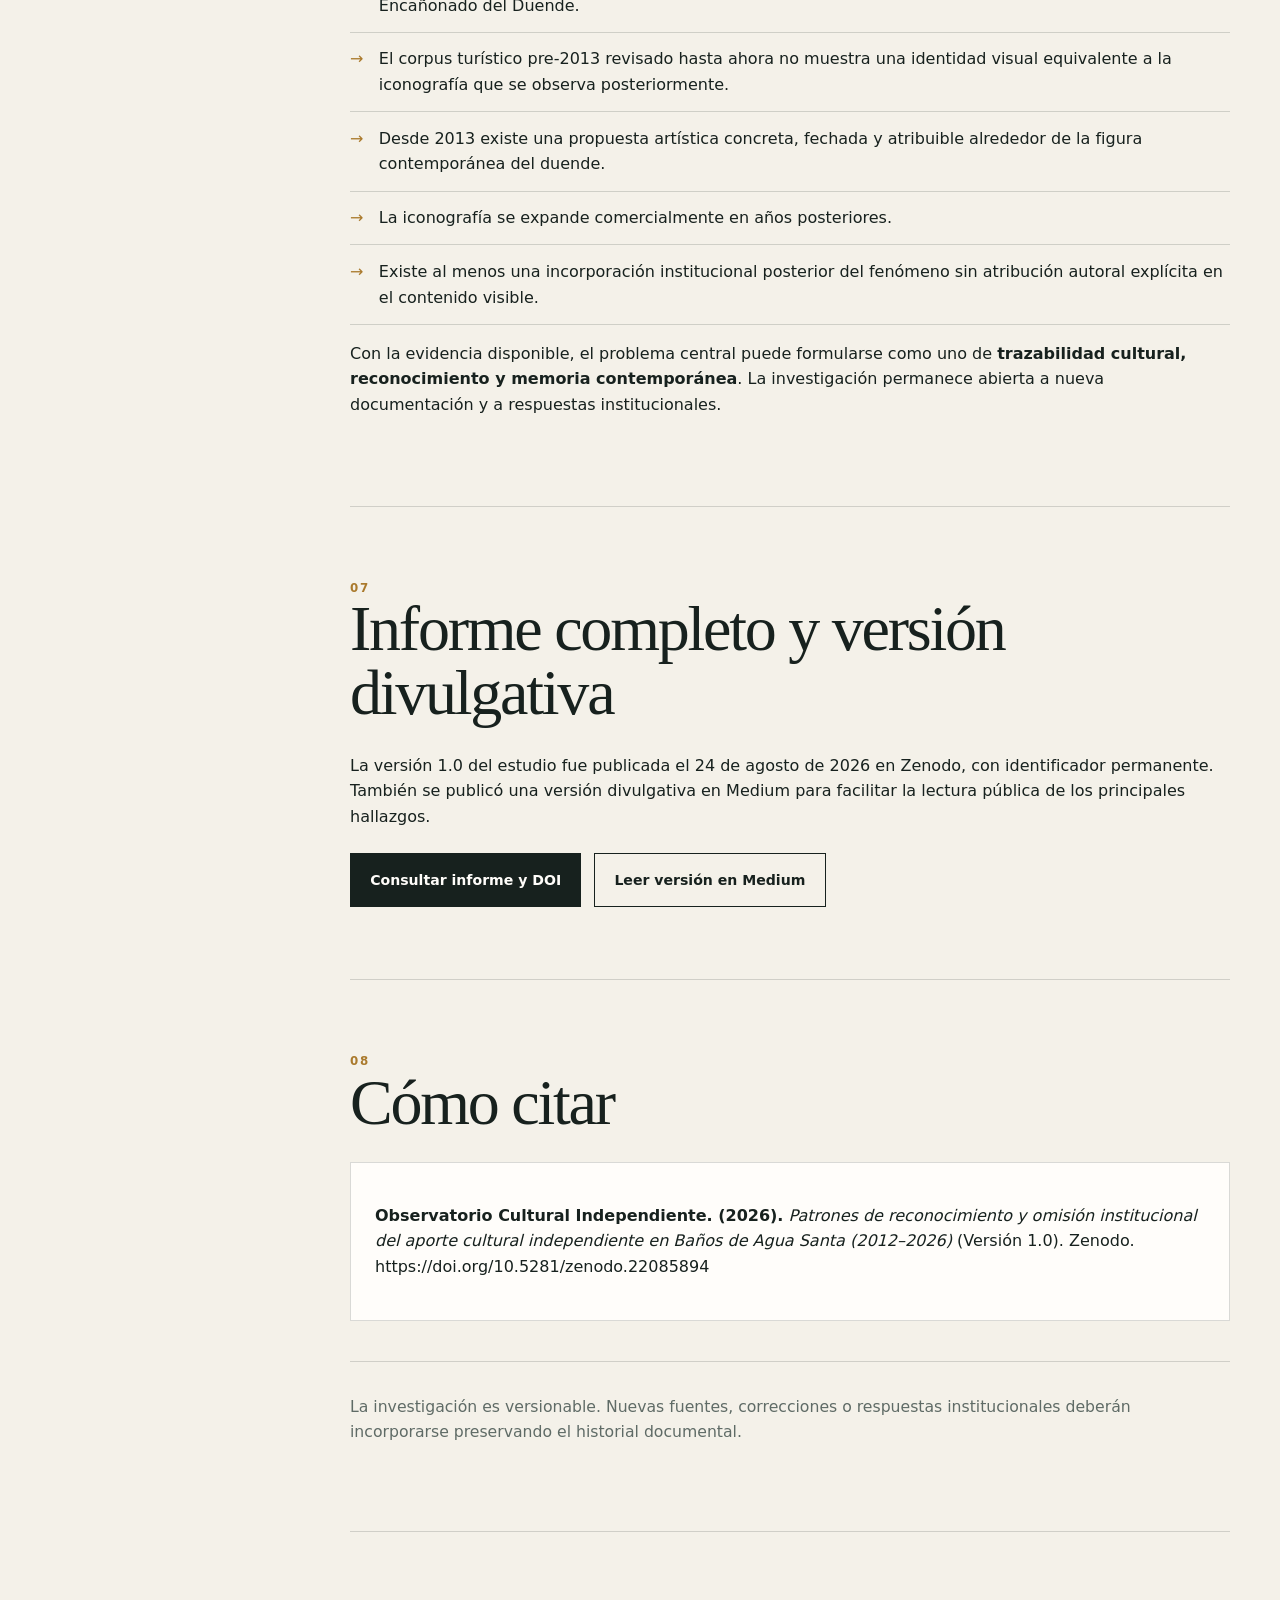
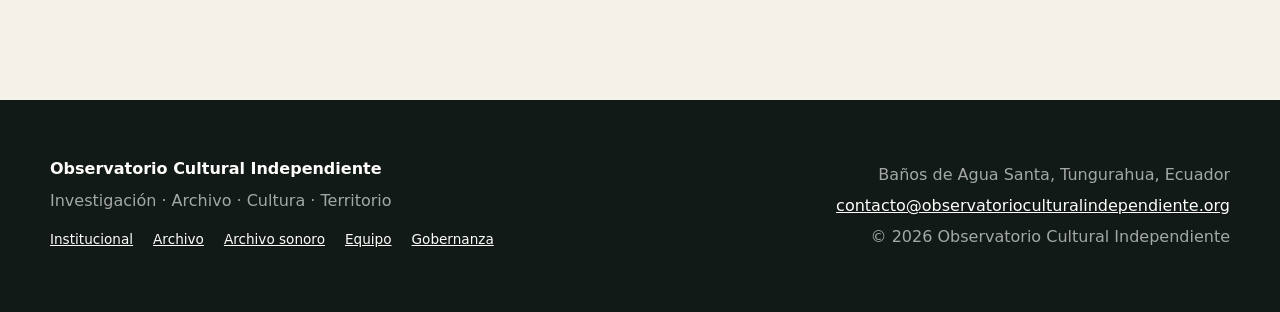
<file: estudios/duendes-banos-memoria-cultural-2012-2026.html>
<!doctype html>
<html lang="es">
<head>
  <meta charset="utf-8">
  <meta name="viewport" content="width=device-width, initial-scale=1">
  <meta name="description" content="Investigación documental sobre el origen contemporáneo del imaginario turístico de los duendes en Baños de Agua Santa, su evolución desde 2012 y los problemas de trazabilidad, reconocimiento y memoria cultural.">
  <meta name="author" content="Observatorio Cultural Independiente">
  <meta name="theme-color" content="#173b32">
  <meta property="og:type" content="article">
  <meta property="og:title" content="¿Cuándo aparecieron los duendes en Baños de Agua Santa?">
  <meta property="og:description" content="Una investigación documental reconstruye el antes, el punto de inflexión y la transformación contemporánea del imaginario del duende en Baños de Agua Santa.">
  <meta property="og:url" content="https://observatorioculturalindependiente.org/estudios/duendes-banos-memoria-cultural-2012-2026.html">
  <meta name="twitter:card" content="summary_large_image">
  <link rel="canonical" href="https://observatorioculturalindependiente.org/estudios/duendes-banos-memoria-cultural-2012-2026.html">
  <link rel="icon" href="../assets/isotipo-oci.svg" type="image/svg+xml">
  <link rel="stylesheet" href="../styles.css">
  <title>Duendes en Baños de Agua Santa: memoria cultural y trazabilidad · OCI</title>
  <style>
    :root{--gold:#aa7a2d;--deep:#102b24;--soft:#e8eee9;--open:#dce9df}
    .study-hero{padding:6.5rem 0 5rem;border-bottom:1px solid var(--line);background:linear-gradient(125deg,var(--paper) 0 64%,#dce6e0)}
    .hero-study-grid{display:grid;grid-template-columns:minmax(0,1.5fr) minmax(280px,.55fr);gap:4rem;align-items:end}
    .code{display:inline-block;border:1px solid var(--line);padding:.4rem .65rem;font-size:.72rem;letter-spacing:.12em;text-transform:uppercase}
    .study-hero h1{font-size:clamp(3rem,7vw,6rem);line-height:.96;margin:1.2rem 0 1.8rem}
    .lead{font-family:Georgia,"Times New Roman",serif;font-size:clamp(1.18rem,2vw,1.6rem);color:var(--muted);max-width:850px}
    .tags{display:flex;flex-wrap:wrap;gap:.6rem;margin-top:2rem}.tags span{border:1px solid var(--line);background:#ffffff90;padding:.4rem .65rem;font-size:.78rem}
    .factbox{background:var(--green);color:var(--white);padding:2rem}.factbox div{padding:.8rem 0;border-top:1px solid #ffffff2b}.factbox dt{text-transform:uppercase;letter-spacing:.11em;font-size:.68rem;color:#ffffffa8}.factbox dd{margin:.15rem 0 0;font-family:Georgia,serif}
    .layout{display:grid;grid-template-columns:220px minmax(0,900px);gap:5rem;padding:6rem 0;justify-content:center}.toc{position:sticky;top:120px;align-self:start;border-top:2px solid var(--ink);padding-top:1rem}.toc a{display:block;color:var(--muted);text-decoration:none;font-size:.84rem;padding:.32rem 0}
    .article section{padding-bottom:4.5rem;margin-bottom:4.5rem;border-bottom:1px solid var(--line)}.article h2{font-size:clamp(2.35rem,5vw,4.4rem)}.num{display:block;color:var(--gold);font-size:.74rem;letter-spacing:.14em;font-weight:800}
    .question{font-family:Georgia,serif;font-size:clamp(1.5rem,3vw,2.55rem);line-height:1.25;border-left:5px solid var(--gold);padding:1rem 0 1rem 1.6rem}
    .finding{background:var(--deep);color:var(--white);padding:2.3rem;margin:2rem 0}.finding h3{color:white;font-size:clamp(1.8rem,3.5vw,3rem)}.finding p{color:#ffffffc0}
    .status-note{background:var(--open);border-left:5px solid var(--green);padding:1.5rem;margin:1.5rem 0}
    .timeline{list-style:none;padding:0;margin:2rem 0;border-top:1px solid var(--line)}.timeline li{display:grid;grid-template-columns:135px 1fr;gap:1.5rem;padding:1.2rem 0;border-bottom:1px solid var(--line)}.timeline time{font-weight:800;color:var(--green)}.timeline p{margin:0;color:var(--muted)}
    .study-list{list-style:none;padding:0}.study-list li{position:relative;padding:.85rem 0 .85rem 1.8rem;border-bottom:1px solid var(--line)}.study-list li:before{content:"→";position:absolute;left:0;color:var(--gold)}
    .citation{padding:1.5rem;border:1px solid var(--line);background:var(--white)}
    .external-actions{display:flex;flex-wrap:wrap;gap:.8rem;margin-top:1.5rem}
    @media(max-width:1000px){.hero-study-grid,.layout{grid-template-columns:1fr}.toc{display:none}}
    @media(max-width:650px){.timeline li{grid-template-columns:1fr}.study-hero{padding-top:4rem}}
  </style>
</head>
<body>
  <a class="skip-link" href="#contenido">Saltar al contenido</a>
  <header class="site-header"><div class="container header-inner"><a class="brand" href="../index.html" aria-label="Inicio del Observatorio Cultural Independiente"><img class="brand-lockup" src="../assets/imagotipo-oci.svg" alt="Observatorio Cultural Independiente"></a><button class="nav-toggle" type="button" aria-expanded="false" aria-controls="navegacion">Menú</button><nav class="site-nav" id="navegacion" aria-label="Navegación principal"><a href="../index.html">Inicio</a><a href="../institucional.html">Institucional</a><a href="../archivo.html">Archivo</a><a href="../politica-editorial.html">Política editorial</a><a href="../gobernanza.html">Gobernanza</a></nav></div></header>

  <main id="contenido">
    <section class="study-hero"><div class="container hero-study-grid"><div><span class="code">OCI · Investigación publicada · v1.0</span><p class="eyebrow">Memoria cultural · Turismo · Trazabilidad</p><h1>¿Cuándo aparecieron los duendes en Baños de Agua Santa?</h1><p class="lead">Una reconstrucción documental del “antes”, del surgimiento de una iconografía contemporánea y de su posterior incorporación al relato turístico e institucional de Baños de Agua Santa.</p><div class="tags"><span>24 agosto 2026</span><span>Informe publicado</span><span>DOI permanente</span><span>Investigación versionable</span></div></div><aside class="factbox"><p class="eyebrow">Ficha de publicación</p><dl><div><dt>Institución</dt><dd>Observatorio Cultural Independiente</dd></div><div><dt>Territorio</dt><dd>Baños de Agua Santa, Ecuador</dd></div><div><dt>Periodo</dt><dd>2012–2026</dd></div><div><dt>Versión</dt><dd>1.0</dd></div><div><dt>DOI</dt><dd>10.5281/zenodo.22085894</dd></div></dl></aside></div></section>

    <div class="container layout"><aside class="toc"><b>Contenido</b><a href="#pregunta">01 · Pregunta</a><a href="#punto-cero">02 · Punto cero</a><a href="#hallazgo">03 · Hallazgo</a><a href="#cronologia">04 · Cronología</a><a href="#instituciones">05 · Instituciones</a><a href="#resultado">06 · Resultado</a><a href="#publicacion">07 · Publicación</a><a href="#citar">08 · Citar</a></aside><article class="article">
      <section id="pregunta"><span class="num">01</span><h2>La pregunta histórica</h2><p class="question">¿Cuándo una referencia toponímica o folclórica dispersa se convirtió en una iconografía visible, reproducible y comercialmente asociada a Baños de Agua Santa?</p><p>La investigación examina el ecosistema turístico-cultural de Baños y busca establecer qué existía antes de 2013, qué aparece después, cómo se expande el imaginario del duende y de qué manera las instituciones terminan incorporándolo a sus propios relatos.</p><p>El estudio diferencia hechos documentales, hechos corroborados, indicios, testimonios e hipótesis. La finalidad es construir una cronología revisable, no reemplazar la documentación histórica por una afirmación de parte.</p></section>

      <section id="punto-cero"><span class="num">02</span><h2>El “antes”: 2005–2012</h2><p>La reconstrucción del paisaje turístico anterior a 2013 muestra que los principales documentos localizados articulaban a Baños alrededor de otros ejes: naturaleza, aguas termales, cascadas, volcán, aventura, religiosidad, biodiversidad y artesanías tradicionales.</p><ul class="timeline"><li><time>2005</time><p>El Plan Estratégico Cantonal de Ecoturismo y Ambiente proyecta a Baños como destino turístico natural, articulado alrededor del Santuario, el volcán Tungurahua y los parques nacionales.</p></li><li><time>2007</time><p>Prensa turística contemporánea continúa destacando la Ruta de las Cascadas, el paisaje, la Virgen de Agua Santa y la aventura.</p></li><li><time>2010</time><p>Una investigación de la Universidad Tecnológica Equinoccial enumera bienes culturales y artesanías de Baños sin identificar al duende como producto cultural o atractivo temático destacado.</p></li><li><time>2011–2012</time><p>El PDOT municipal registra un antecedente crucial: “Cascada San Miguel y Encañonado del Duende”, clasificado dentro de la oferta de atractivos naturales.</p></li></ul></section>

      <section id="hallazgo"><span class="num">03</span><h2>El hallazgo que cambia la hipótesis</h2><div class="finding"><p class="eyebrow">Distinción metodológica</p><h3>El término “duende” sí existía antes de 2013. La cuestión es qué tipo de presencia tenía.</h3><p>El Encañonado del Duende demuestra un antecedente toponímico previo. Ese hecho no equivale, por sí solo, a la existencia de una identidad turística articulada alrededor de esculturas antropomorfas, talleres especializados, jardines tematizados o personajes convertidos en emblema urbano.</p></div><p>La investigación abandona así la formulación absoluta “antes de 2013 no había duendes en Baños” y adopta una pregunta más precisa: cuándo aparece una economía visual y turística reconocible alrededor del personaje contemporáneo.</p></section>

      <section id="cronologia"><span class="num">04</span><h2>Una secuencia contemporánea</h2><ol class="timeline"><li><time>2012–2013</time><p>Las fuentes disponibles documentan la llegada de Fito Girolami y Catalina Lucz-Ligeti a Baños y la apertura de La Casa del Duende como taller y proyecto artístico.</p></li><li><time>2013–2017</time><p>La propuesta incrementa su circulación mediante visitantes, publicaciones, registros audiovisuales y redes, abriendo una etapa que debe seguir contrastándose con fuentes externas contemporáneas.</p></li><li><time>2018</time><p>La Aldea Mágica expande la propuesta hacia un jardín y recorrido inmersivo permanente, incorporando esculturas, vegetación, iluminación y relato.</p></li><li><time>2020–2026</time><p>Se documenta la aparición o consolidación de otros establecimientos turísticos que incorporan duendes, hadas, bosques mágicos y repertorios de fantasía. La cronología demuestra posterioridad; cualquier relación de derivación debe probarse caso por caso.</p></li></ol></section>

      <section id="instituciones"><span class="num">05</span><h2>Cuando el relato se vuelve institucional</h2><p>Uno de los documentos centrales del estudio es la publicación del portal Tungurahua Turismo titulada <em>“Duendes mágicos en Baños de Agua Santa”</em>, clasificada dentro de “Tradiciones / Leyendas y cuentos”. La pieza utiliza expresiones como “los duendes de Baños”, menciona “varios talleres artesanales especializados” y atribuye prácticas a “los creadores” sin identificar en el contenido visible a los autores o talleres concretos de los que provendría esa información.</p><p>Ese hecho permite estudiar un fenómeno de trazabilidad: una práctica cultural contemporánea puede terminar presentada como característica colectiva del territorio sin conservar necesariamente la cronología ni la atribución de sus antecedentes recientes.</p><div class="status-note"><strong>Hallazgo documental.</strong> La publicación institucional acredita la forma en que el fenómeno es presentado. La intencionalidad de una eventual omisión no puede determinarse a partir de esa fuente aislada.</div></section>

      <section id="resultado"><span class="num">06</span><h2>Qué permite sostener la evidencia</h2><ul class="study-list"><li>Existe al menos un antecedente previo del término “duende” en la toponimia turística local: el Encañonado del Duende.</li><li>El corpus turístico pre-2013 revisado hasta ahora no muestra una identidad visual equivalente a la iconografía que se observa posteriormente.</li><li>Desde 2013 existe una propuesta artística concreta, fechada y atribuible alrededor de la figura contemporánea del duende.</li><li>La iconografía se expande comercialmente en años posteriores.</li><li>Existe al menos una incorporación institucional posterior del fenómeno sin atribución autoral explícita en el contenido visible.</li></ul><p>Con la evidencia disponible, el problema central puede formularse como uno de <strong>trazabilidad cultural, reconocimiento y memoria contemporánea</strong>. La investigación permanece abierta a nueva documentación y a respuestas institucionales.</p></section>

      <section id="publicacion"><span class="num">07</span><h2>Informe completo y versión divulgativa</h2><p>La versión 1.0 del estudio fue publicada el 24 de agosto de 2026 en Zenodo, con identificador permanente. También se publicó una versión divulgativa en Medium para facilitar la lectura pública de los principales hallazgos.</p><div class="external-actions"><a class="button button-primary" href="https://doi.org/10.5281/zenodo.22085894" target="_blank" rel="noopener noreferrer">Consultar informe y DOI</a><a class="button button-secondary" href="https://medium.com/@observatorio.culturaec/cu%C3%A1ndo-aparecieron-los-duendes-en-ba%C3%B1os-de-agua-santa-b53f7e4d63ec" target="_blank" rel="noopener noreferrer">Leer versión en Medium</a></div></section>

      <section id="citar"><span class="num">08</span><h2>Cómo citar</h2><div class="citation"><p><strong>Observatorio Cultural Independiente. (2026).</strong> <em>Patrones de reconocimiento y omisión institucional del aporte cultural independiente en Baños de Agua Santa (2012–2026)</em> (Versión 1.0). Zenodo. https://doi.org/10.5281/zenodo.22085894</p></div><p class="institutional-note">La investigación es versionable. Nuevas fuentes, correcciones o respuestas institucionales deberán incorporarse preservando el historial documental.</p></section>
    </article></div>
  </main>

  <footer class="site-footer"><div class="container footer-grid"><div><strong>Observatorio Cultural Independiente</strong><p>Investigación · Archivo · Cultura · Territorio</p><div class="footer-links"><a href="../institucional.html">Institucional</a><a href="../archivo.html">Archivo</a><a href="../archivo-sonoro.html">Archivo sonoro</a><a href="../equipo.html">Equipo</a><a href="../gobernanza.html">Gobernanza</a></div></div><div><p>Baños de Agua Santa, Tungurahua, Ecuador</p><a href="mailto:contacto@observatorioculturalindependiente.org">contacto@observatorioculturalindependiente.org</a><p>© <span id="year">2026</span> Observatorio Cultural Independiente</p></div></div></footer><script src="../site.js"></script>
</body>
</html>
</file>
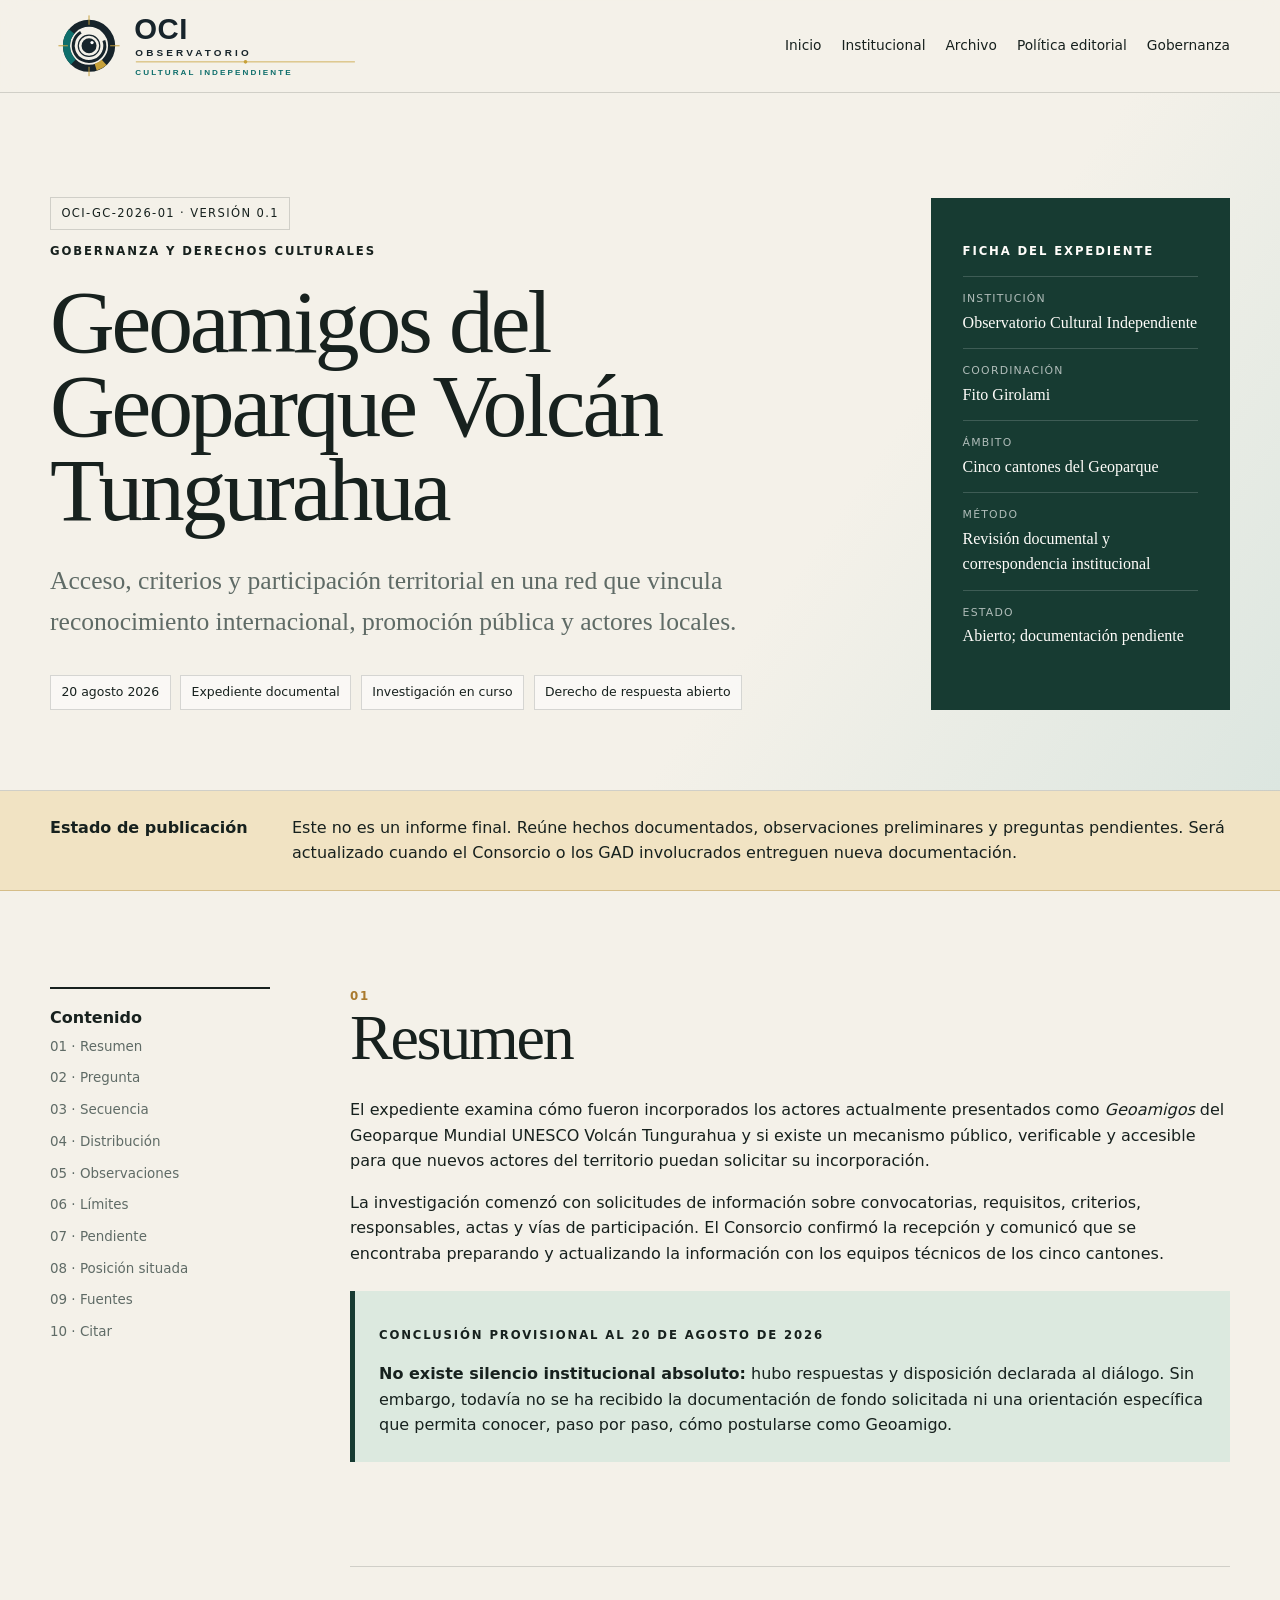
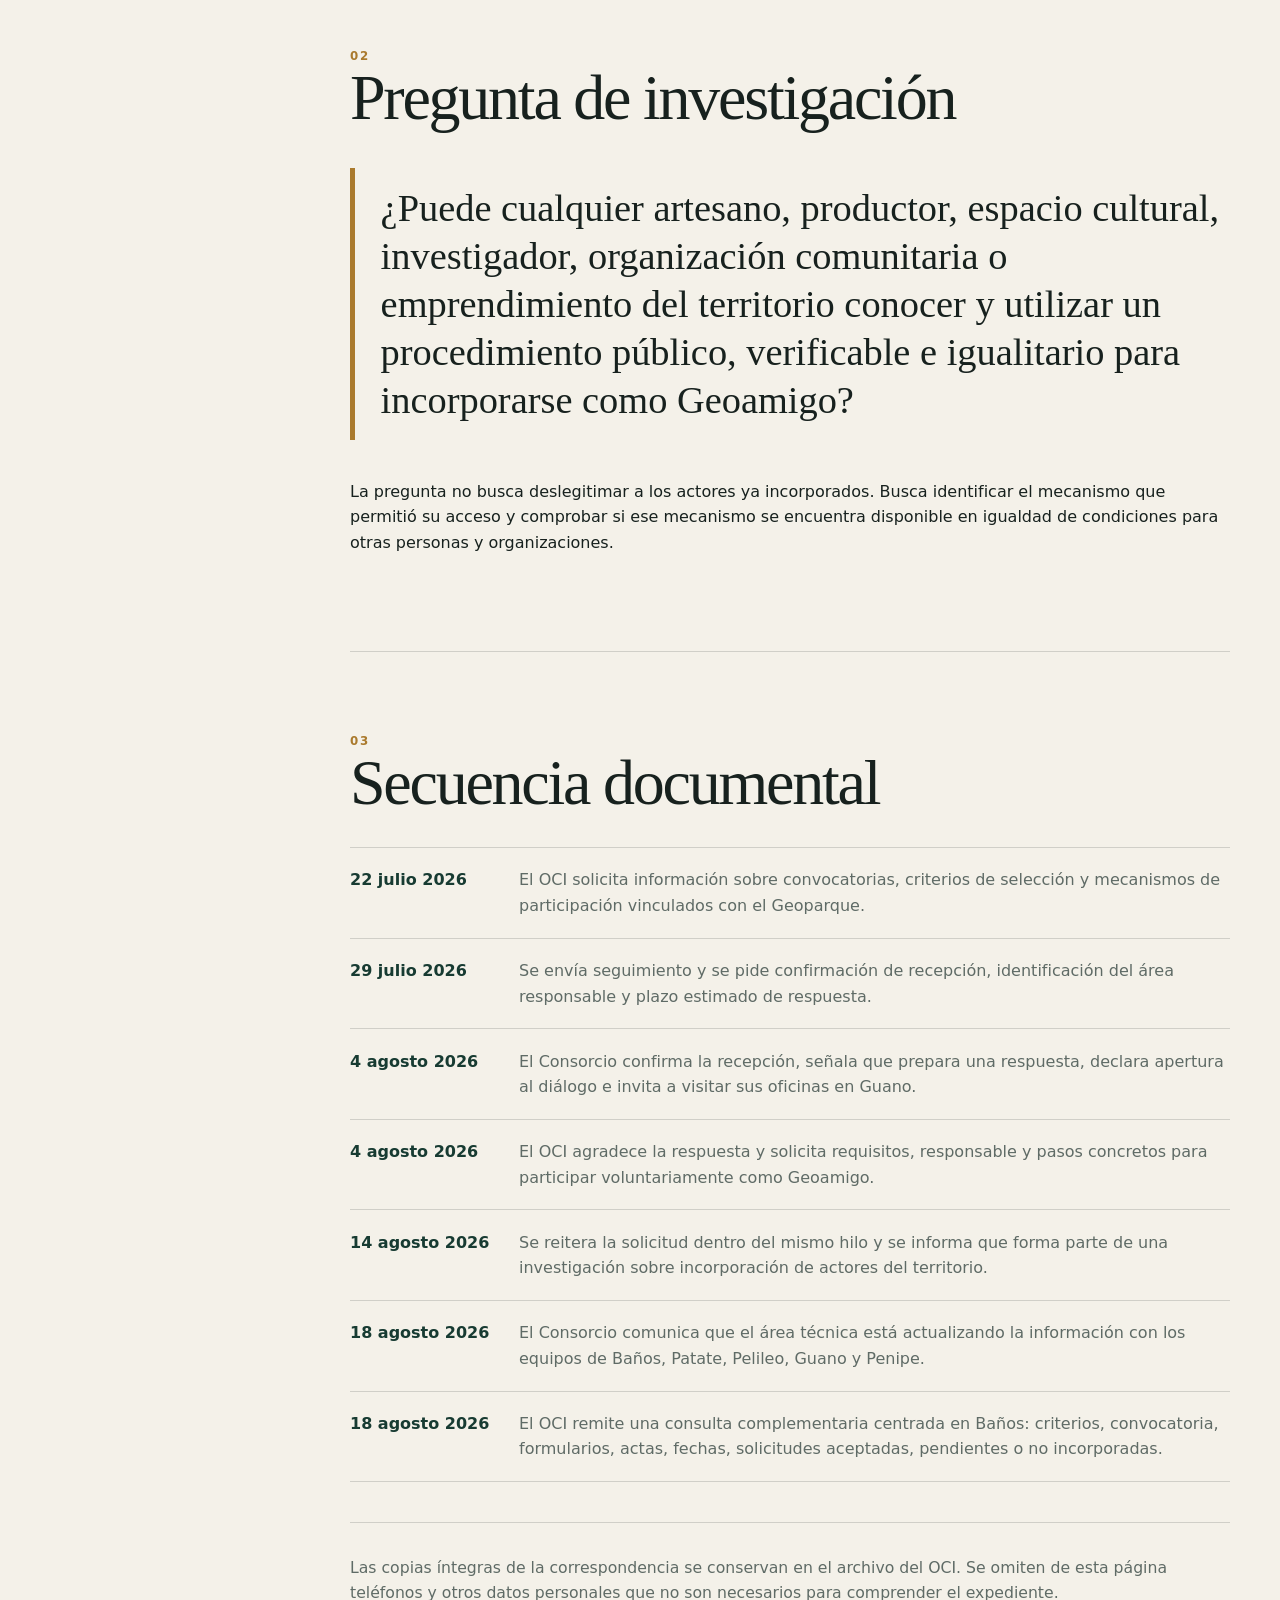
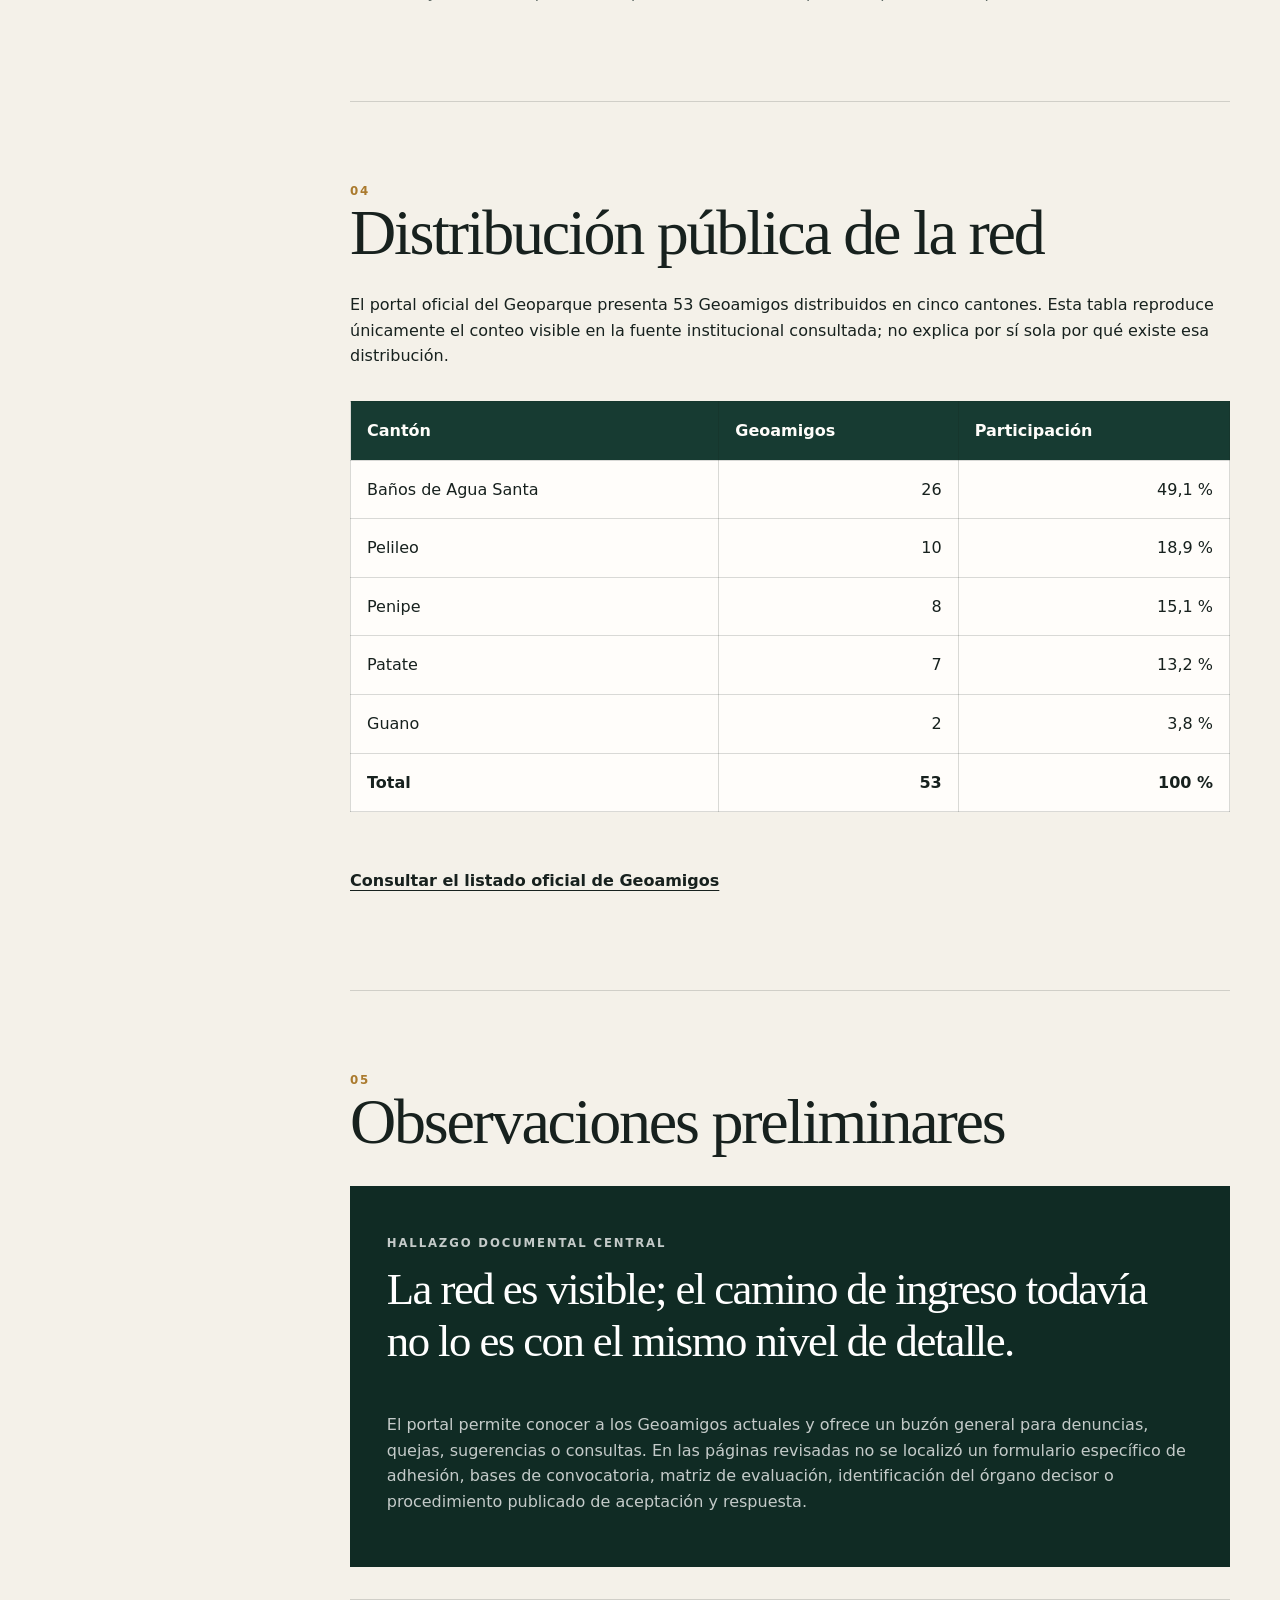
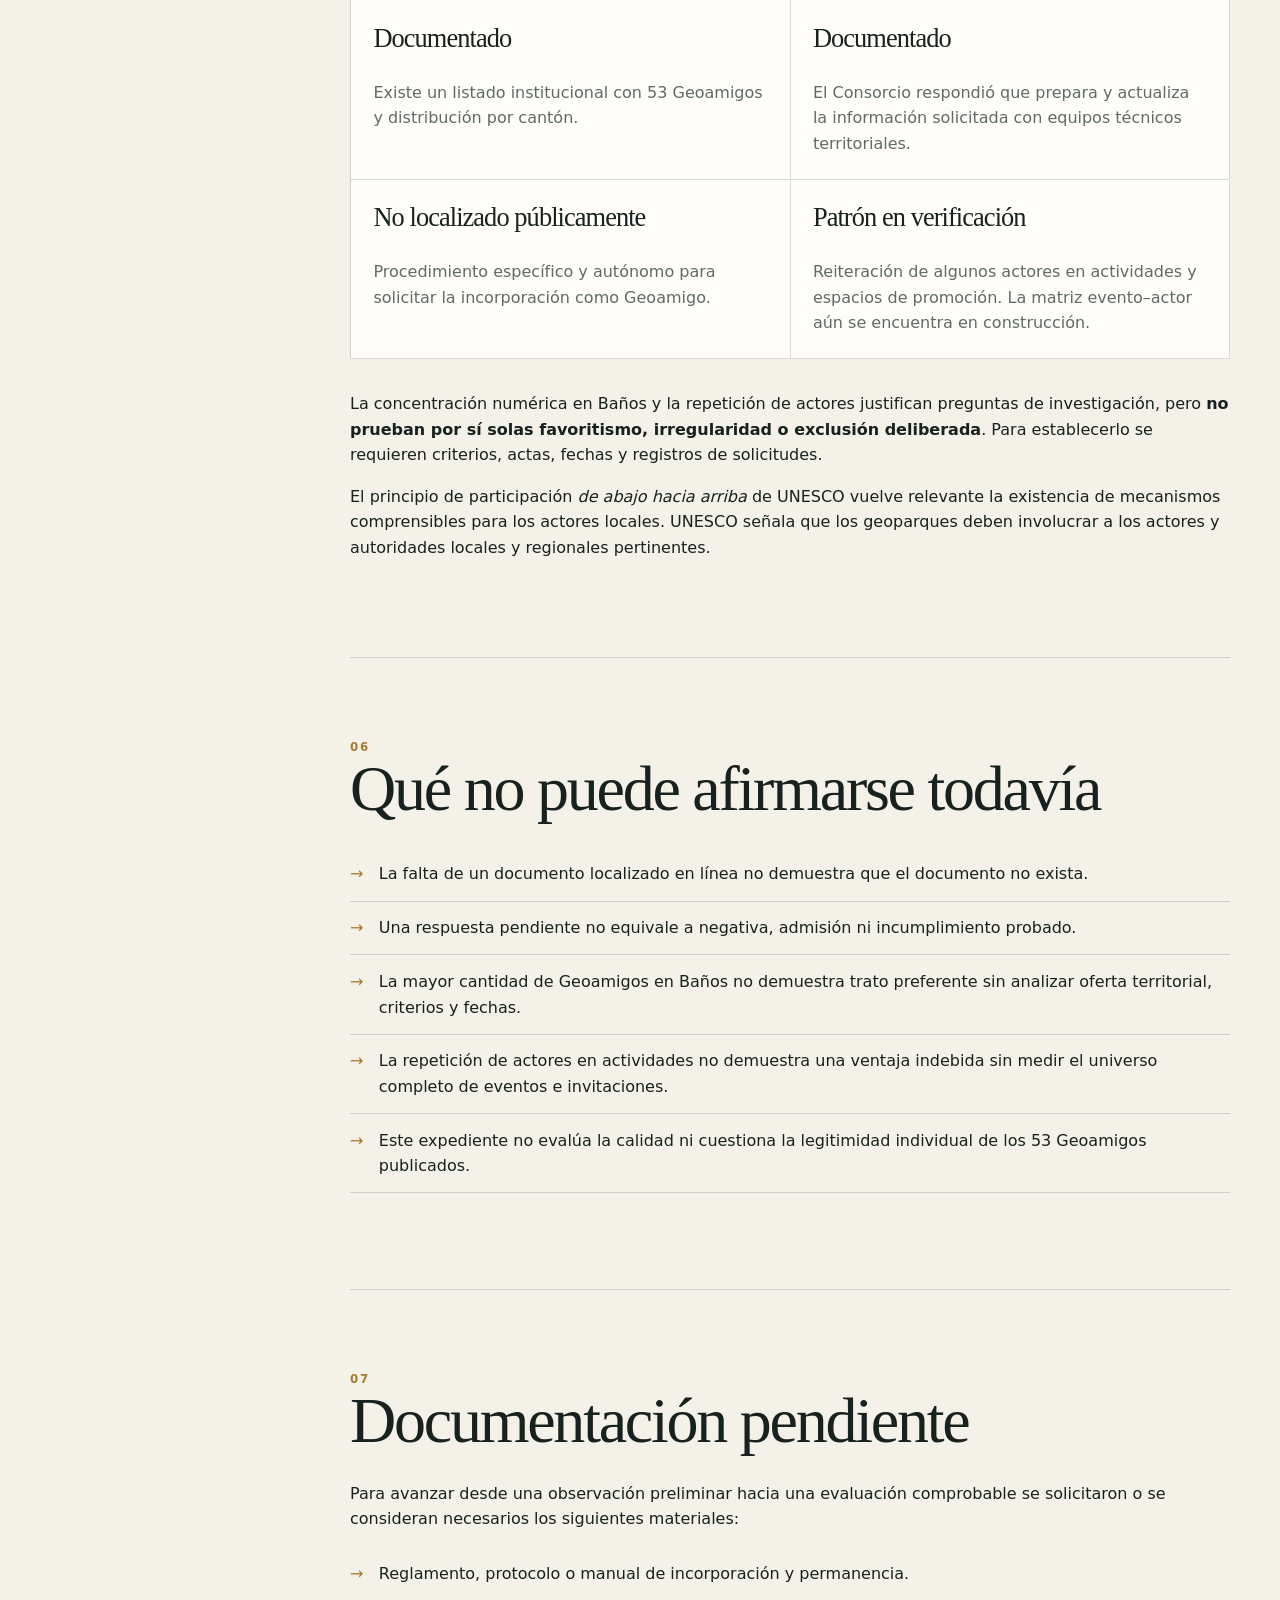
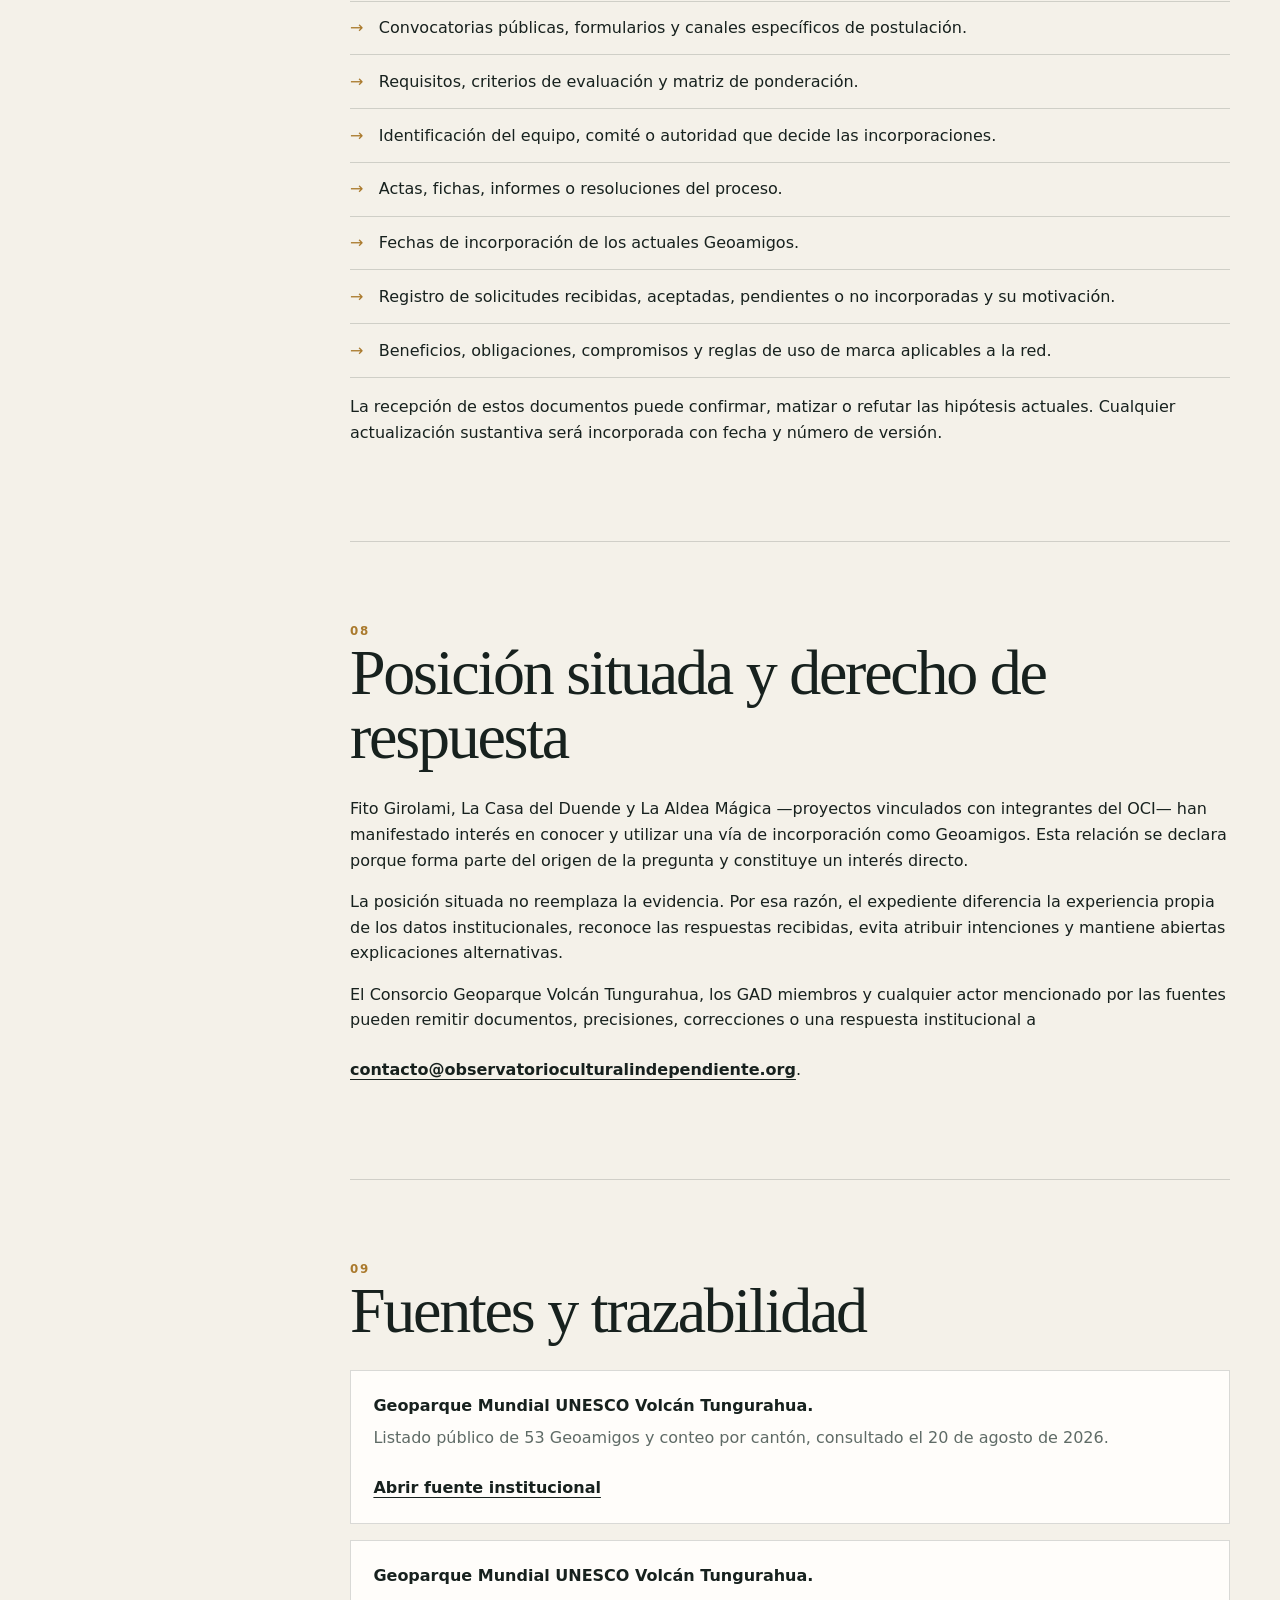
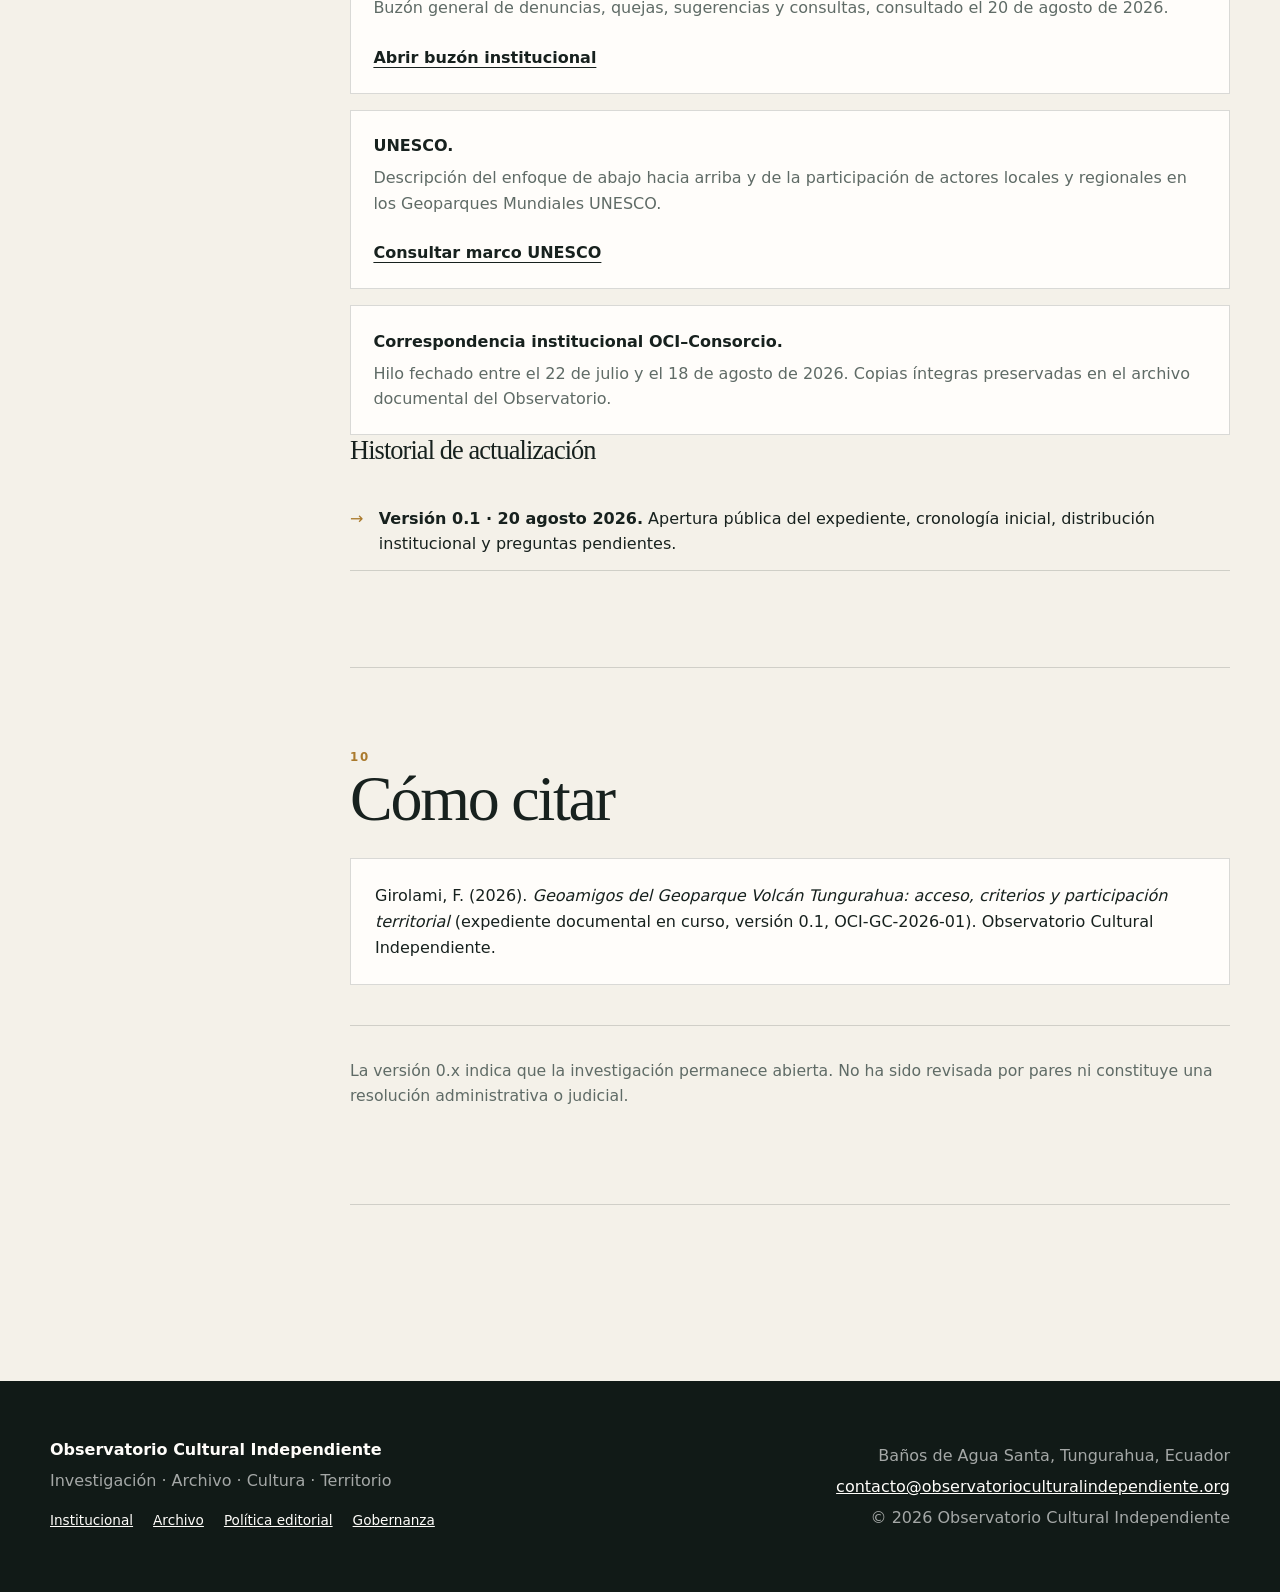
<file: estudios/geoamigos-geoparque-volcan-tungurahua-2026.html>
<!doctype html>
<html lang="es">
<head>
  <meta charset="utf-8">
  <meta name="viewport" content="width=device-width, initial-scale=1">
  <meta name="description" content="Expediente documental en curso sobre los criterios de incorporación, la participación territorial y el acceso público al programa Geoamigos del Geoparque Mundial UNESCO Volcán Tungurahua.">
  <meta name="author" content="Observatorio Cultural Independiente">
  <meta name="theme-color" content="#173b32">
  <meta property="og:type" content="article">
  <meta property="og:title" content="Geoamigos del Geoparque Volcán Tungurahua: acceso, criterios y participación territorial">
  <meta property="og:description" content="Investigación abierta y actualizable. Documenta qué se ha solicitado, qué se ha respondido y qué información permanece pendiente.">
  <meta property="og:url" content="https://observatorioculturalindependiente.org/estudios/geoamigos-geoparque-volcan-tungurahua-2026.html">
  <link rel="canonical" href="https://observatorioculturalindependiente.org/estudios/geoamigos-geoparque-volcan-tungurahua-2026.html">
  <link rel="icon" href="../assets/isotipo-oci.svg" type="image/svg+xml">
  <link rel="stylesheet" href="../styles.css">
  <title>Geoamigos del Geoparque Volcán Tungurahua · Investigación en curso</title>
  <style>
    :root{--gold:#aa7a2d;--deep:#102b24;--soft:#e8eee9;--alert:#f1e3c3;--open:#dce9df}
    .study-hero{padding:6.5rem 0 5rem;border-bottom:1px solid var(--line);background:linear-gradient(125deg,var(--paper) 0 64%,#dce6e0)}
    .hero-study-grid{display:grid;grid-template-columns:minmax(0,1.5fr) minmax(280px,.55fr);gap:4rem;align-items:end}
    .code{display:inline-block;border:1px solid var(--line);padding:.4rem .65rem;font-size:.72rem;letter-spacing:.12em;text-transform:uppercase}
    .study-hero h1{font-size:clamp(3rem,7vw,6.4rem);line-height:.94;margin:1.2rem 0 1.8rem}
    .lead{font-family:Georgia,"Times New Roman",serif;font-size:clamp(1.18rem,2vw,1.6rem);color:var(--muted);max-width:850px}
    .tags{display:flex;flex-wrap:wrap;gap:.6rem;margin-top:2rem}.tags span{border:1px solid var(--line);background:#ffffff90;padding:.4rem .65rem;font-size:.78rem}
    .factbox{background:var(--green);color:var(--white);padding:2rem}.factbox div{padding:.8rem 0;border-top:1px solid #ffffff2b}.factbox dt{text-transform:uppercase;letter-spacing:.11em;font-size:.68rem;color:#ffffffa8}.factbox dd{margin:.15rem 0 0;font-family:Georgia,serif}
    .alert{background:var(--alert);padding:1.5rem 0;border-bottom:1px solid #d5bd88}.alert-inner{display:grid;grid-template-columns:210px 1fr;gap:2rem}.alert p{margin:0}
    .layout{display:grid;grid-template-columns:220px minmax(0,900px);gap:5rem;padding:6rem 0;justify-content:center}.toc{position:sticky;top:120px;align-self:start;border-top:2px solid var(--ink);padding-top:1rem}.toc a{display:block;color:var(--muted);text-decoration:none;font-size:.84rem;padding:.32rem 0}
    .article section{padding-bottom:5rem;margin-bottom:5rem;border-bottom:1px solid var(--line)}.article h2{font-size:clamp(2.4rem,5vw,4.6rem)}.num{display:block;color:var(--gold);font-size:.74rem;letter-spacing:.14em;font-weight:800}
    .question{font-family:Georgia,serif;font-size:clamp(1.55rem,3vw,2.7rem);line-height:1.25;border-left:5px solid var(--gold);padding:1rem 0 1rem 1.6rem}
    .finding{background:var(--deep);color:var(--white);padding:2.3rem;margin:2rem 0}.finding h3{color:white;font-size:clamp(1.8rem,3.5vw,3rem)}.finding p{color:#ffffffc0}
    .status-note{background:var(--open);border-left:5px solid var(--green);padding:1.5rem;margin:1.5rem 0}.status-note p:last-child{margin-bottom:0}
    .timeline{list-style:none;padding:0;margin:2rem 0;border-top:1px solid var(--line)}.timeline li{display:grid;grid-template-columns:145px 1fr;gap:1.5rem;padding:1.2rem 0;border-bottom:1px solid var(--line)}.timeline time{font-weight:800;color:var(--green)}.timeline p{margin:0;color:var(--muted)}
    .distribution{width:100%;border-collapse:collapse;margin:2rem 0;background:var(--white)}.distribution th,.distribution td{padding:1rem;border:1px solid var(--line);text-align:left}.distribution th{background:var(--green);color:var(--white)}.distribution td:nth-child(2),.distribution td:nth-child(3){text-align:right}.distribution tfoot{font-weight:800}
    .evidence-grid-local{display:grid;grid-template-columns:repeat(2,1fr);border-top:1px solid var(--line);border-left:1px solid var(--line);margin:2rem 0}.evidence-grid-local article{padding:1.4rem;border-right:1px solid var(--line);border-bottom:1px solid var(--line);background:var(--white)}.evidence-grid-local p{color:var(--muted);margin-bottom:0}
    .study-list{list-style:none;padding:0}.study-list li{position:relative;padding:.85rem 0 .85rem 1.8rem;border-bottom:1px solid var(--line)}.study-list li:before{content:"→";position:absolute;left:0;color:var(--gold)}
    .source-list{display:grid;gap:1rem}.source{border:1px solid var(--line);padding:1.4rem;background:var(--white)}.source p{margin:.4rem 0 0;color:var(--muted)}
    .citation{padding:1.5rem;border:1px solid var(--line);background:var(--white)}
    @media(max-width:1000px){.hero-study-grid,.layout{grid-template-columns:1fr}.toc{display:none}}
    @media(max-width:650px){.alert-inner,.timeline li,.evidence-grid-local{grid-template-columns:1fr}.study-hero{padding-top:4rem}.distribution{font-size:.86rem}.distribution th,.distribution td{padding:.7rem}}
  </style>
</head>
<body>
  <a class="skip-link" href="#contenido">Saltar al contenido</a>
  <header class="site-header"><div class="container header-inner"><a class="brand" href="../index.html" aria-label="Inicio del Observatorio Cultural Independiente"><img class="brand-lockup" src="../assets/imagotipo-oci.svg" alt="Observatorio Cultural Independiente"></a><button class="nav-toggle" type="button" aria-expanded="false" aria-controls="navegacion">Menú</button><nav class="site-nav" id="navegacion" aria-label="Navegación principal"><a href="../index.html">Inicio</a><a href="../institucional.html">Institucional</a><a href="../archivo.html">Archivo</a><a href="../politica-editorial.html">Política editorial</a><a href="../gobernanza.html">Gobernanza</a></nav></div></header>

  <main id="contenido">
    <section class="study-hero"><div class="container hero-study-grid"><div><span class="code">OCI-GC-2026-01 · Versión 0.1</span><p class="eyebrow">Gobernanza y derechos culturales</p><h1>Geoamigos del Geoparque Volcán Tungurahua</h1><p class="lead">Acceso, criterios y participación territorial en una red que vincula reconocimiento internacional, promoción pública y actores locales.</p><div class="tags"><span>20 agosto 2026</span><span>Expediente documental</span><span>Investigación en curso</span><span>Derecho de respuesta abierto</span></div></div><aside class="factbox"><p class="eyebrow">Ficha del expediente</p><dl><div><dt>Institución</dt><dd>Observatorio Cultural Independiente</dd></div><div><dt>Coordinación</dt><dd>Fito Girolami</dd></div><div><dt>Ámbito</dt><dd>Cinco cantones del Geoparque</dd></div><div><dt>Método</dt><dd>Revisión documental y correspondencia institucional</dd></div><div><dt>Estado</dt><dd>Abierto; documentación pendiente</dd></div></dl></aside></div></section>
    <section class="alert"><div class="container alert-inner"><strong>Estado de publicación</strong><p>Este no es un informe final. Reúne hechos documentados, observaciones preliminares y preguntas pendientes. Será actualizado cuando el Consorcio o los GAD involucrados entreguen nueva documentación.</p></div></section>

    <div class="container layout"><aside class="toc"><b>Contenido</b><a href="#resumen">01 · Resumen</a><a href="#pregunta">02 · Pregunta</a><a href="#secuencia">03 · Secuencia</a><a href="#distribucion">04 · Distribución</a><a href="#observaciones">05 · Observaciones</a><a href="#limites">06 · Límites</a><a href="#pendiente">07 · Pendiente</a><a href="#posicion">08 · Posición situada</a><a href="#fuentes">09 · Fuentes</a><a href="#citar">10 · Citar</a></aside><article class="article">
      <section id="resumen"><span class="num">01</span><h2>Resumen</h2><p>El expediente examina cómo fueron incorporados los actores actualmente presentados como <em>Geoamigos</em> del Geoparque Mundial UNESCO Volcán Tungurahua y si existe un mecanismo público, verificable y accesible para que nuevos actores del territorio puedan solicitar su incorporación.</p><p>La investigación comenzó con solicitudes de información sobre convocatorias, requisitos, criterios, responsables, actas y vías de participación. El Consorcio confirmó la recepción y comunicó que se encontraba preparando y actualizando la información con los equipos técnicos de los cinco cantones.</p><div class="status-note"><p class="eyebrow">Conclusión provisional al 20 de agosto de 2026</p><p><strong>No existe silencio institucional absoluto:</strong> hubo respuestas y disposición declarada al diálogo. Sin embargo, todavía no se ha recibido la documentación de fondo solicitada ni una orientación específica que permita conocer, paso por paso, cómo postularse como Geoamigo.</p></div></section>

      <section id="pregunta"><span class="num">02</span><h2>Pregunta de investigación</h2><p class="question">¿Puede cualquier artesano, productor, espacio cultural, investigador, organización comunitaria o emprendimiento del territorio conocer y utilizar un procedimiento público, verificable e igualitario para incorporarse como Geoamigo?</p><p>La pregunta no busca deslegitimar a los actores ya incorporados. Busca identificar el mecanismo que permitió su acceso y comprobar si ese mecanismo se encuentra disponible en igualdad de condiciones para otras personas y organizaciones.</p></section>

      <section id="secuencia"><span class="num">03</span><h2>Secuencia documental</h2><ol class="timeline"><li><time datetime="2026-07-22">22 julio 2026</time><p>El OCI solicita información sobre convocatorias, criterios de selección y mecanismos de participación vinculados con el Geoparque.</p></li><li><time datetime="2026-07-29">29 julio 2026</time><p>Se envía seguimiento y se pide confirmación de recepción, identificación del área responsable y plazo estimado de respuesta.</p></li><li><time datetime="2026-08-04">4 agosto 2026</time><p>El Consorcio confirma la recepción, señala que prepara una respuesta, declara apertura al diálogo e invita a visitar sus oficinas en Guano.</p></li><li><time datetime="2026-08-04">4 agosto 2026</time><p>El OCI agradece la respuesta y solicita requisitos, responsable y pasos concretos para participar voluntariamente como Geoamigo.</p></li><li><time datetime="2026-08-14">14 agosto 2026</time><p>Se reitera la solicitud dentro del mismo hilo y se informa que forma parte de una investigación sobre incorporación de actores del territorio.</p></li><li><time datetime="2026-08-18">18 agosto 2026</time><p>El Consorcio comunica que el área técnica está actualizando la información con los equipos de Baños, Patate, Pelileo, Guano y Penipe.</p></li><li><time datetime="2026-08-18">18 agosto 2026</time><p>El OCI remite una consulta complementaria centrada en Baños: criterios, convocatoria, formularios, actas, fechas, solicitudes aceptadas, pendientes o no incorporadas.</p></li></ol><p class="institutional-note">Las copias íntegras de la correspondencia se conservan en el archivo del OCI. Se omiten de esta página teléfonos y otros datos personales que no son necesarios para comprender el expediente.</p></section>

      <section id="distribucion"><span class="num">04</span><h2>Distribución pública de la red</h2><p>El portal oficial del Geoparque presenta 53 Geoamigos distribuidos en cinco cantones. Esta tabla reproduce únicamente el conteo visible en la fuente institucional consultada; no explica por sí sola por qué existe esa distribución.</p><table class="distribution"><thead><tr><th>Cantón</th><th>Geoamigos</th><th>Participación</th></tr></thead><tbody><tr><td>Baños de Agua Santa</td><td>26</td><td>49,1 %</td></tr><tr><td>Pelileo</td><td>10</td><td>18,9 %</td></tr><tr><td>Penipe</td><td>8</td><td>15,1 %</td></tr><tr><td>Patate</td><td>7</td><td>13,2 %</td></tr><tr><td>Guano</td><td>2</td><td>3,8 %</td></tr></tbody><tfoot><tr><td>Total</td><td>53</td><td>100 %</td></tr></tfoot></table><p><a class="text-link" href="https://geoparquevolcantungurahua.org/lista-geoamigos/" target="_blank" rel="noopener noreferrer">Consultar el listado oficial de Geoamigos</a></p></section>

      <section id="observaciones"><span class="num">05</span><h2>Observaciones preliminares</h2><div class="finding"><p class="eyebrow">Hallazgo documental central</p><h3>La red es visible; el camino de ingreso todavía no lo es con el mismo nivel de detalle.</h3><p>El portal permite conocer a los Geoamigos actuales y ofrece un buzón general para denuncias, quejas, sugerencias o consultas. En las páginas revisadas no se localizó un formulario específico de adhesión, bases de convocatoria, matriz de evaluación, identificación del órgano decisor o procedimiento publicado de aceptación y respuesta.</p></div><div class="evidence-grid-local"><article><h3>Documentado</h3><p>Existe un listado institucional con 53 Geoamigos y distribución por cantón.</p></article><article><h3>Documentado</h3><p>El Consorcio respondió que prepara y actualiza la información solicitada con equipos técnicos territoriales.</p></article><article><h3>No localizado públicamente</h3><p>Procedimiento específico y autónomo para solicitar la incorporación como Geoamigo.</p></article><article><h3>Patrón en verificación</h3><p>Reiteración de algunos actores en actividades y espacios de promoción. La matriz evento–actor aún se encuentra en construcción.</p></article></div><p>La concentración numérica en Baños y la repetición de actores justifican preguntas de investigación, pero <strong>no prueban por sí solas favoritismo, irregularidad o exclusión deliberada</strong>. Para establecerlo se requieren criterios, actas, fechas y registros de solicitudes.</p><p>El principio de participación <em>de abajo hacia arriba</em> de UNESCO vuelve relevante la existencia de mecanismos comprensibles para los actores locales. UNESCO señala que los geoparques deben involucrar a los actores y autoridades locales y regionales pertinentes.</p></section>

      <section id="limites"><span class="num">06</span><h2>Qué no puede afirmarse todavía</h2><ul class="study-list"><li>La falta de un documento localizado en línea no demuestra que el documento no exista.</li><li>Una respuesta pendiente no equivale a negativa, admisión ni incumplimiento probado.</li><li>La mayor cantidad de Geoamigos en Baños no demuestra trato preferente sin analizar oferta territorial, criterios y fechas.</li><li>La repetición de actores en actividades no demuestra una ventaja indebida sin medir el universo completo de eventos e invitaciones.</li><li>Este expediente no evalúa la calidad ni cuestiona la legitimidad individual de los 53 Geoamigos publicados.</li></ul></section>

      <section id="pendiente"><span class="num">07</span><h2>Documentación pendiente</h2><p>Para avanzar desde una observación preliminar hacia una evaluación comprobable se solicitaron o se consideran necesarios los siguientes materiales:</p><ul class="study-list"><li>Reglamento, protocolo o manual de incorporación y permanencia.</li><li>Convocatorias públicas, formularios y canales específicos de postulación.</li><li>Requisitos, criterios de evaluación y matriz de ponderación.</li><li>Identificación del equipo, comité o autoridad que decide las incorporaciones.</li><li>Actas, fichas, informes o resoluciones del proceso.</li><li>Fechas de incorporación de los actuales Geoamigos.</li><li>Registro de solicitudes recibidas, aceptadas, pendientes o no incorporadas y su motivación.</li><li>Beneficios, obligaciones, compromisos y reglas de uso de marca aplicables a la red.</li></ul><p>La recepción de estos documentos puede confirmar, matizar o refutar las hipótesis actuales. Cualquier actualización sustantiva será incorporada con fecha y número de versión.</p></section>

      <section id="posicion"><span class="num">08</span><h2>Posición situada y derecho de respuesta</h2><p>Fito Girolami, La Casa del Duende y La Aldea Mágica —proyectos vinculados con integrantes del OCI— han manifestado interés en conocer y utilizar una vía de incorporación como Geoamigos. Esta relación se declara porque forma parte del origen de la pregunta y constituye un interés directo.</p><p>La posición situada no reemplaza la evidencia. Por esa razón, el expediente diferencia la experiencia propia de los datos institucionales, reconoce las respuestas recibidas, evita atribuir intenciones y mantiene abiertas explicaciones alternativas.</p><p>El Consorcio Geoparque Volcán Tungurahua, los GAD miembros y cualquier actor mencionado por las fuentes pueden remitir documentos, precisiones, correcciones o una respuesta institucional a <a class="text-link" href="mailto:contacto@observatorioculturalindependiente.org?subject=Respuesta%20al%20expediente%20OCI-GC-2026-01">contacto@observatorioculturalindependiente.org</a>.</p></section>

      <section id="fuentes"><span class="num">09</span><h2>Fuentes y trazabilidad</h2><div class="source-list"><div class="source"><strong>Geoparque Mundial UNESCO Volcán Tungurahua.</strong><p>Listado público de 53 Geoamigos y conteo por cantón, consultado el 20 de agosto de 2026.</p><a class="text-link" href="https://geoparquevolcantungurahua.org/lista-geoamigos/" target="_blank" rel="noopener noreferrer">Abrir fuente institucional</a></div><div class="source"><strong>Geoparque Mundial UNESCO Volcán Tungurahua.</strong><p>Buzón general de denuncias, quejas, sugerencias y consultas, consultado el 20 de agosto de 2026.</p><a class="text-link" href="https://geoparquevolcantungurahua.org/buzon/" target="_blank" rel="noopener noreferrer">Abrir buzón institucional</a></div><div class="source"><strong>UNESCO.</strong><p>Descripción del enfoque de abajo hacia arriba y de la participación de actores locales y regionales en los Geoparques Mundiales UNESCO.</p><a class="text-link" href="https://www.unesco.org/en/iggp/geoparks/about" target="_blank" rel="noopener noreferrer">Consultar marco UNESCO</a></div><div class="source"><strong>Correspondencia institucional OCI–Consorcio.</strong><p>Hilo fechado entre el 22 de julio y el 18 de agosto de 2026. Copias íntegras preservadas en el archivo documental del Observatorio.</p></div></div><h3>Historial de actualización</h3><ul class="study-list"><li><strong>Versión 0.1 · 20 agosto 2026.</strong> Apertura pública del expediente, cronología inicial, distribución institucional y preguntas pendientes.</li></ul></section>

      <section id="citar"><span class="num">10</span><h2>Cómo citar</h2><div class="citation">Girolami, F. (2026). <em>Geoamigos del Geoparque Volcán Tungurahua: acceso, criterios y participación territorial</em> (expediente documental en curso, versión 0.1, OCI-GC-2026-01). Observatorio Cultural Independiente.</div><p class="institutional-note">La versión 0.x indica que la investigación permanece abierta. No ha sido revisada por pares ni constituye una resolución administrativa o judicial.</p></section>
    </article></div>
  </main>

  <footer class="site-footer"><div class="container footer-grid"><div><strong>Observatorio Cultural Independiente</strong><p>Investigación · Archivo · Cultura · Territorio</p><div class="footer-links"><a href="../institucional.html">Institucional</a><a href="../archivo.html">Archivo</a><a href="../politica-editorial.html">Política editorial</a><a href="../gobernanza.html">Gobernanza</a></div></div><div><p>Baños de Agua Santa, Tungurahua, Ecuador</p><a href="mailto:contacto@observatorioculturalindependiente.org">contacto@observatorioculturalindependiente.org</a><p>© <span id="year">2026</span> Observatorio Cultural Independiente</p></div></div></footer>
  <script src="../site.js"></script>
</body>
</html>
</file>
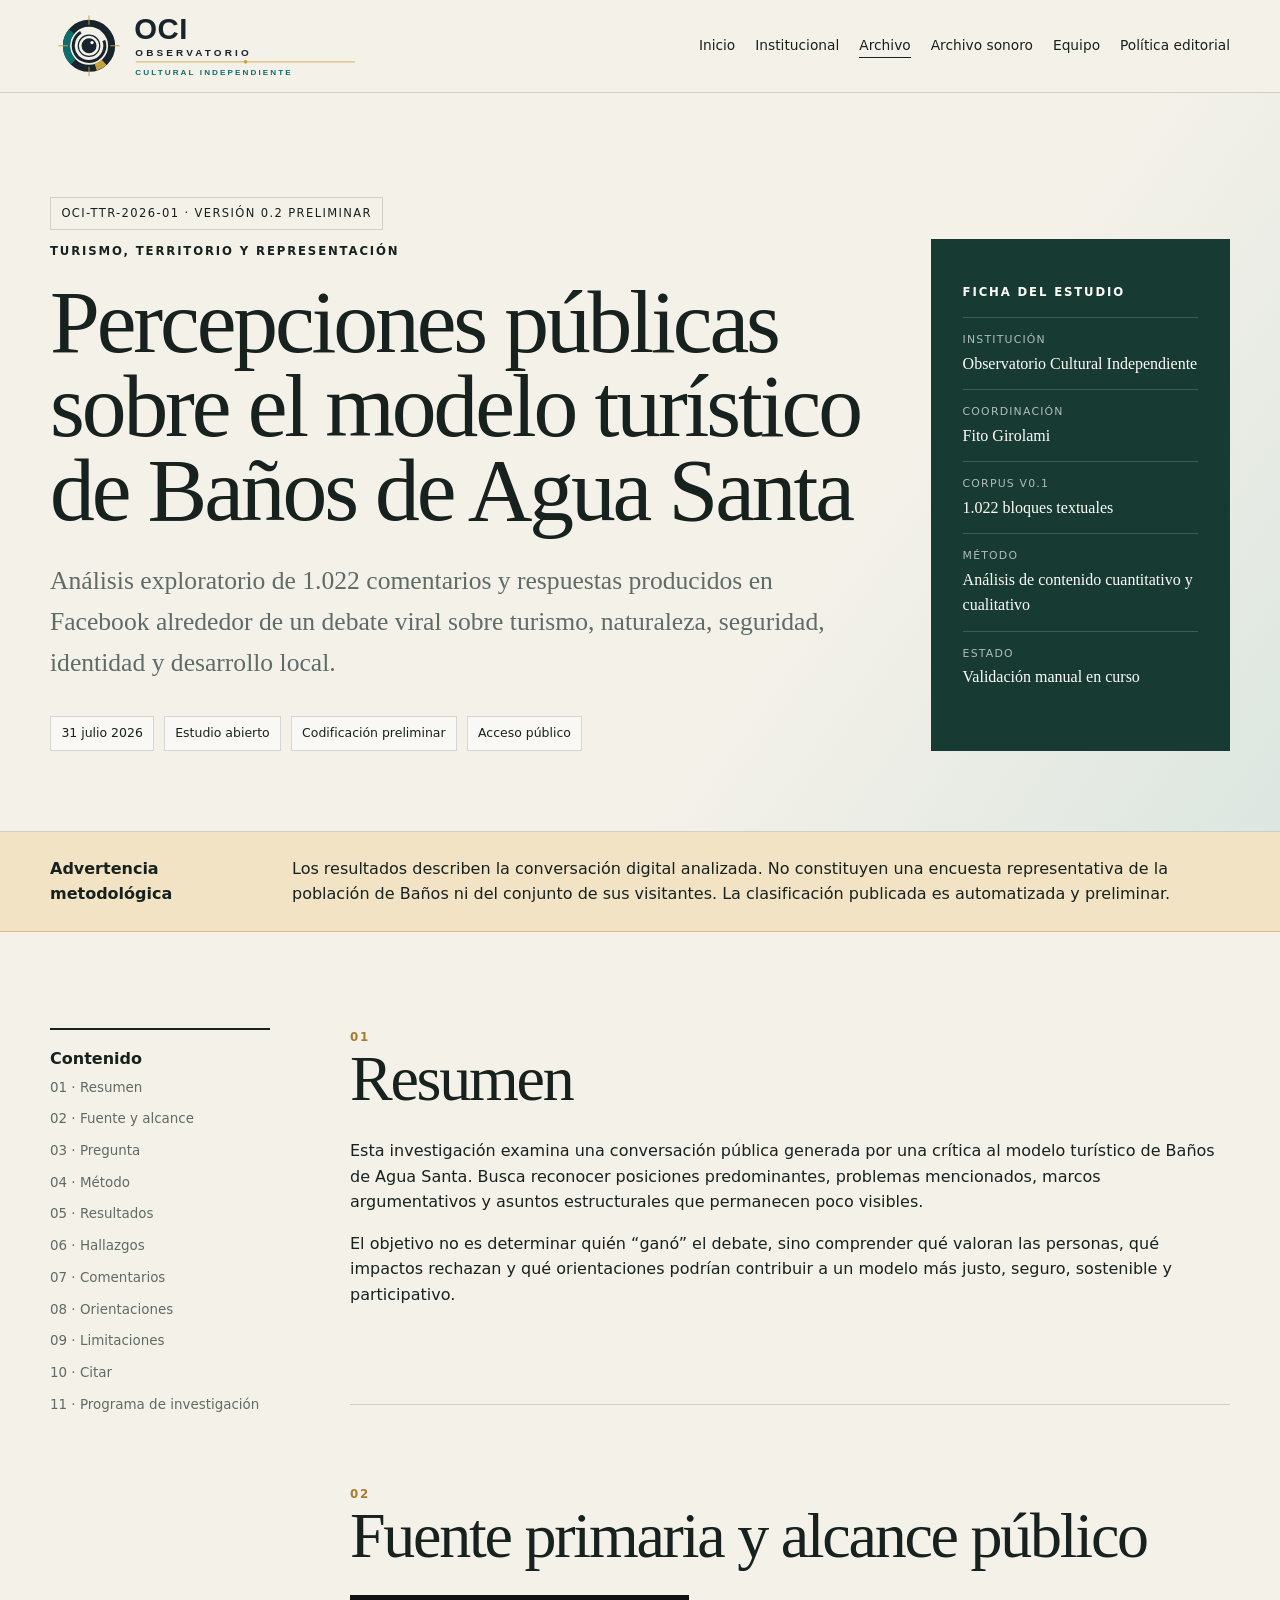
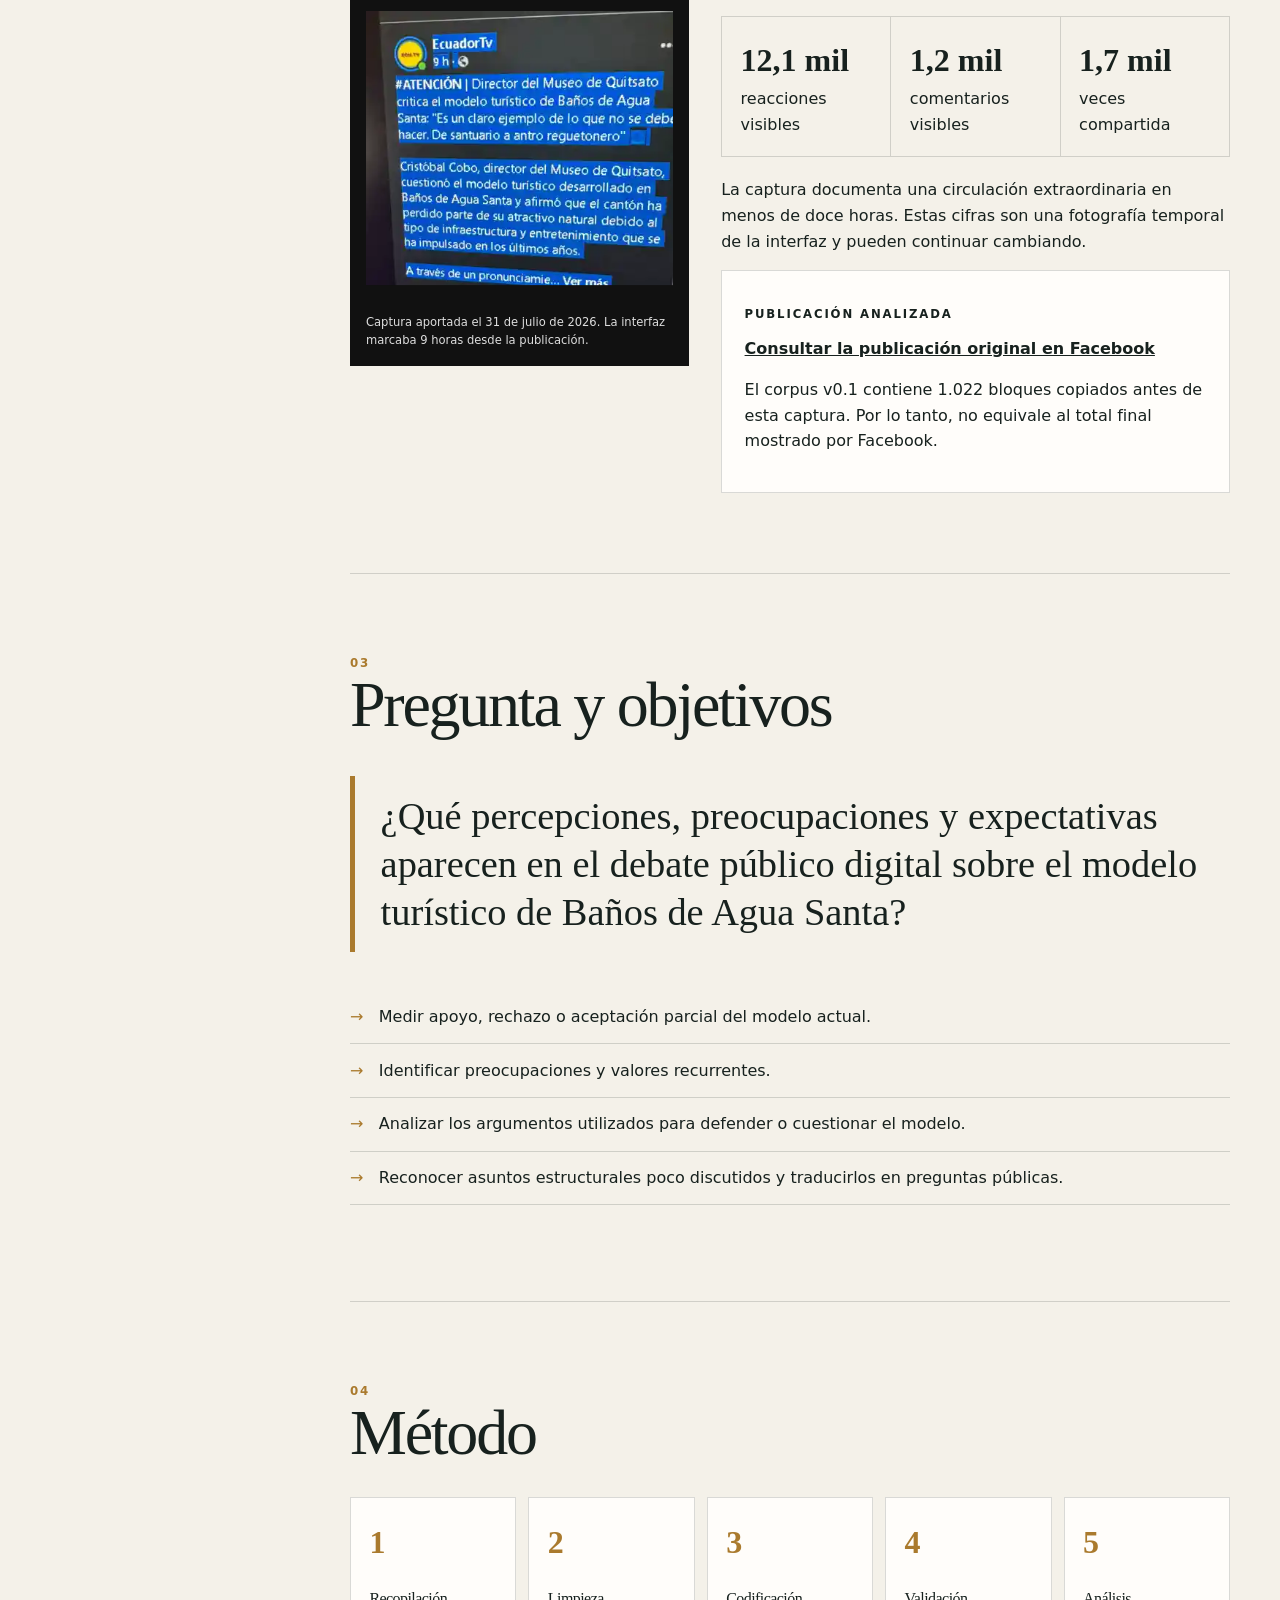
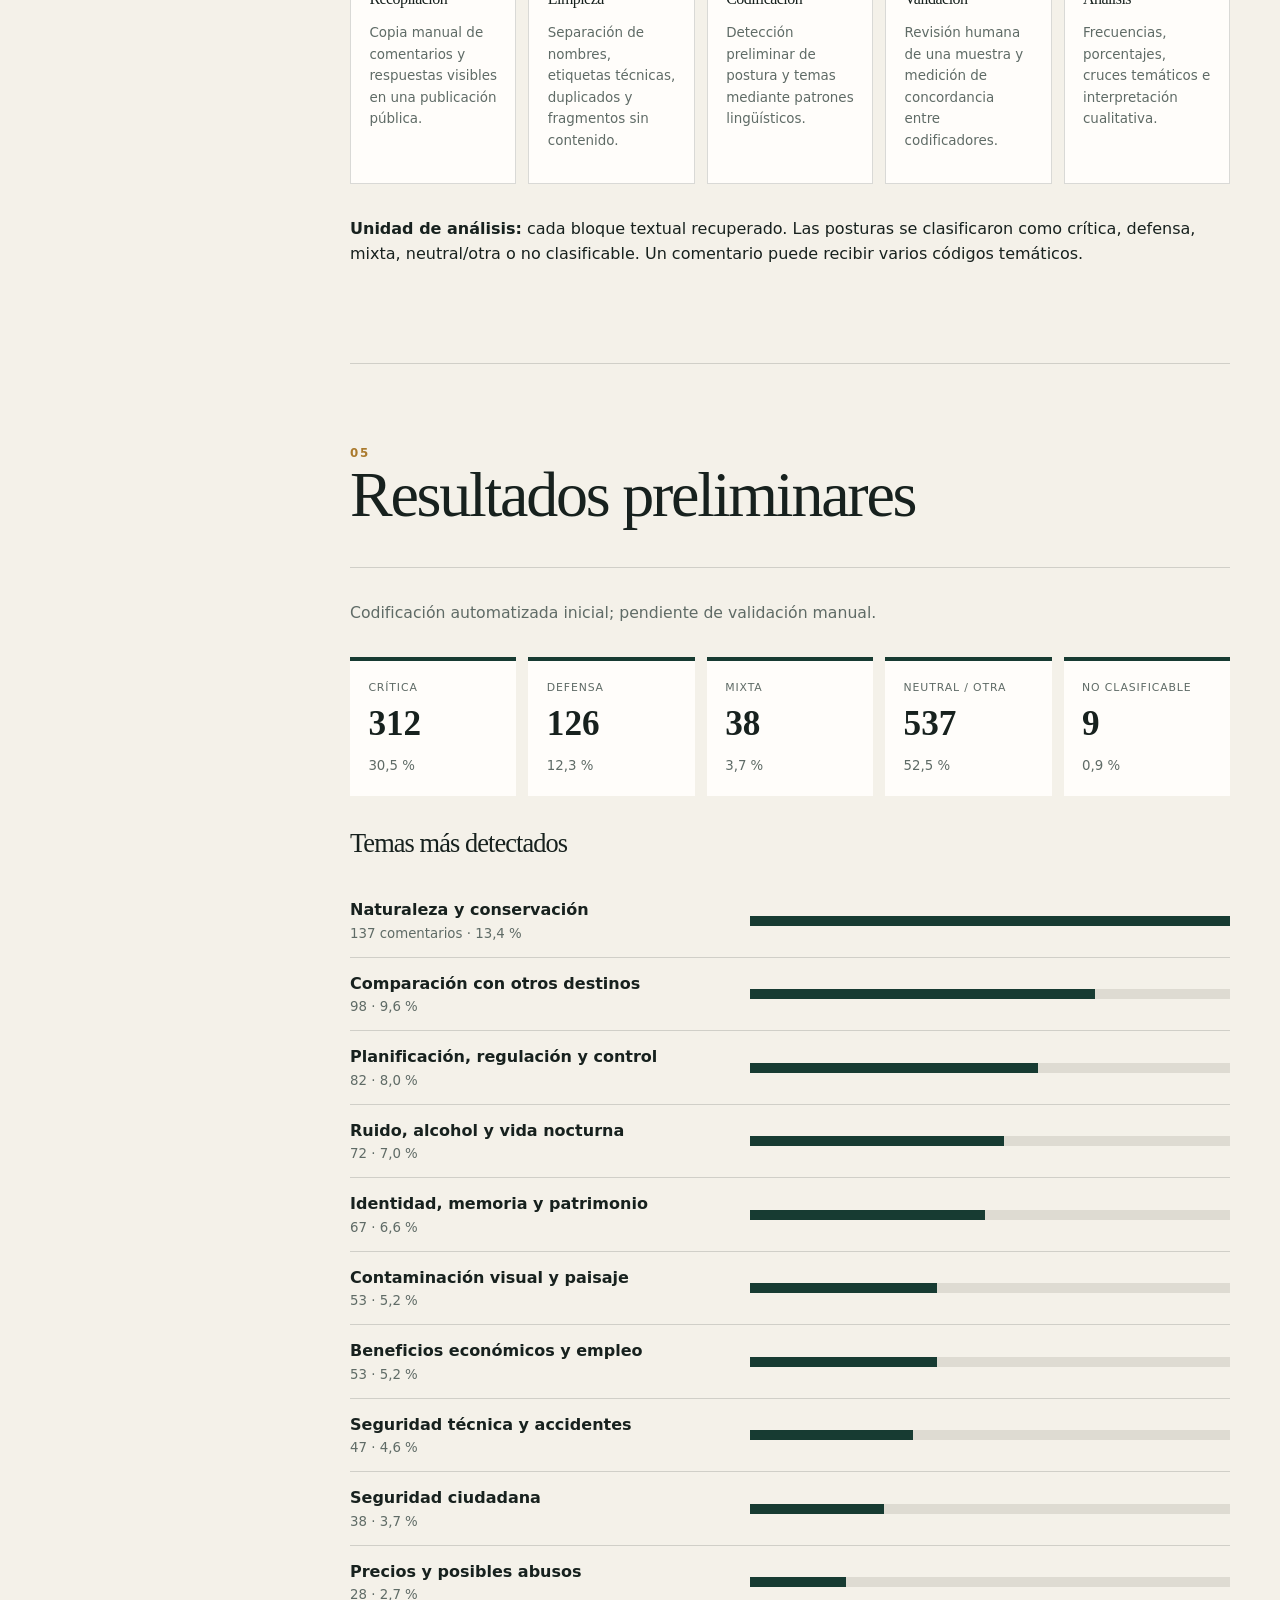
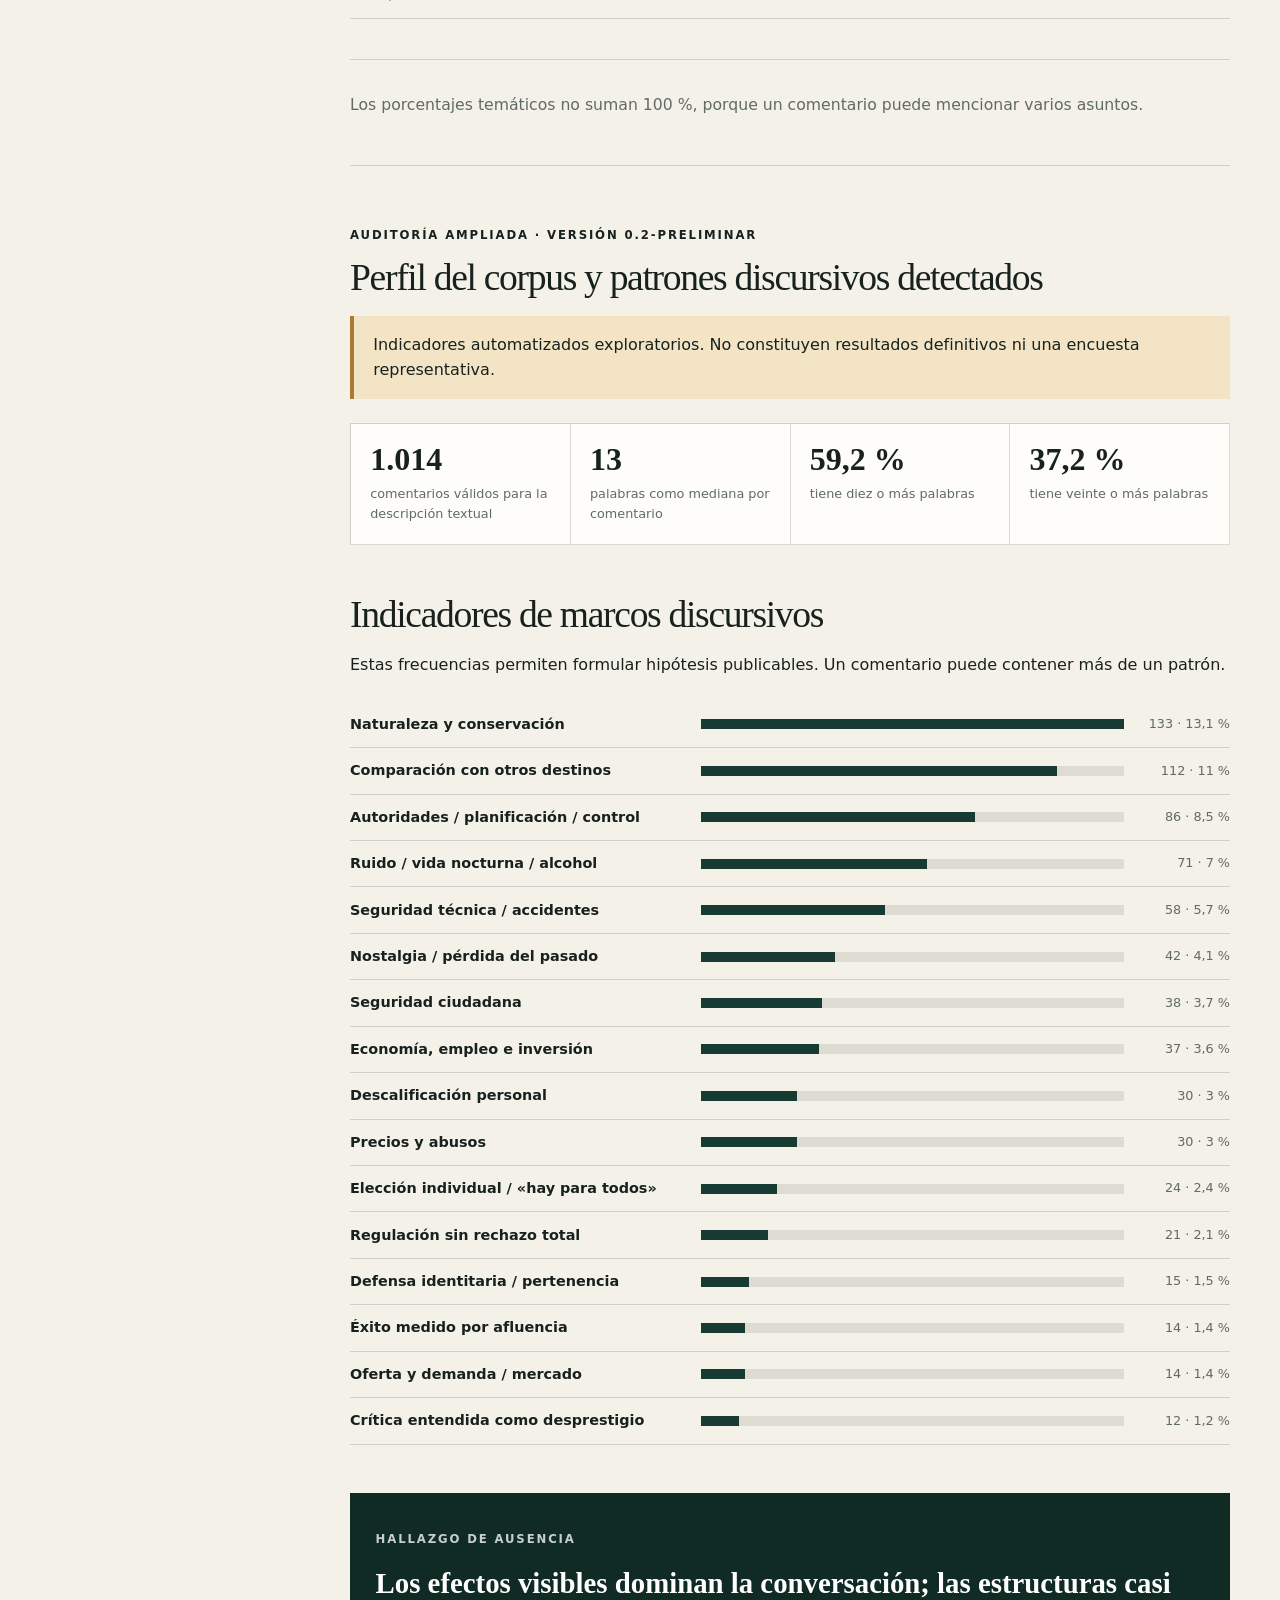
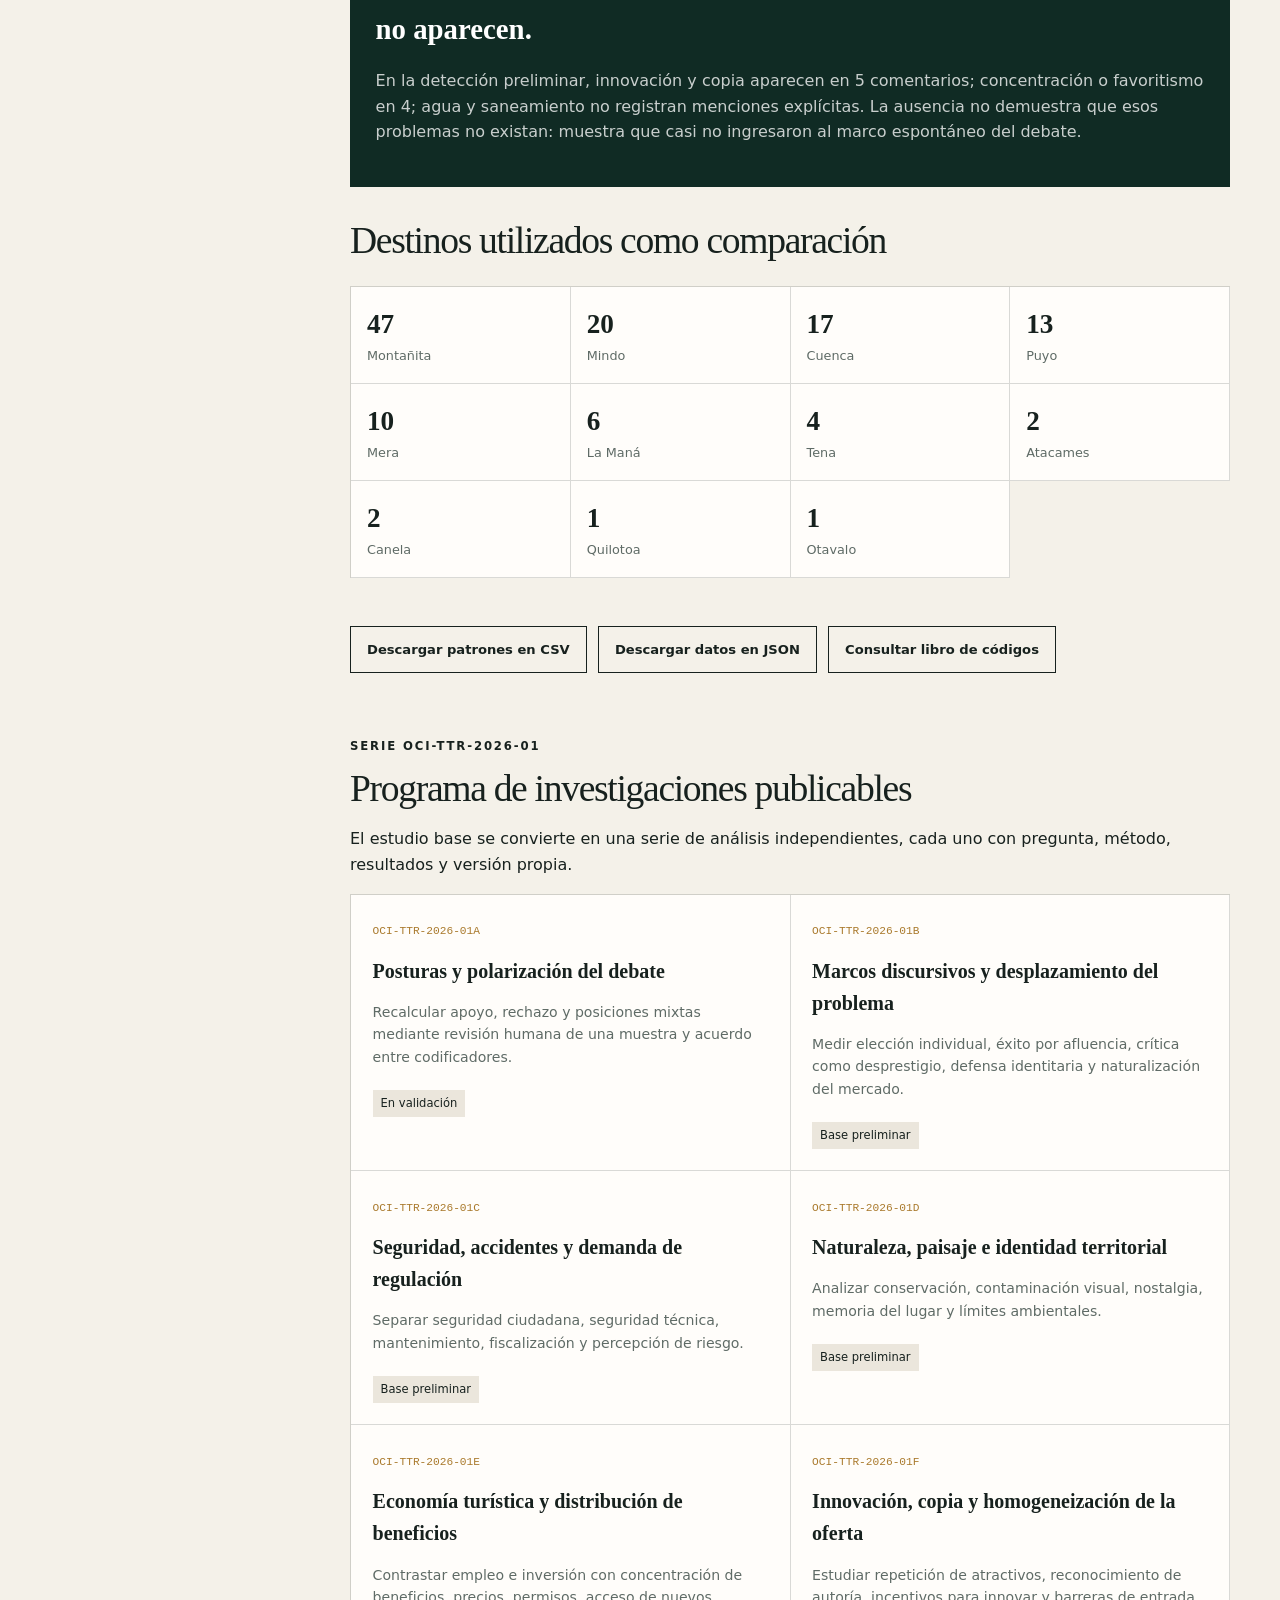
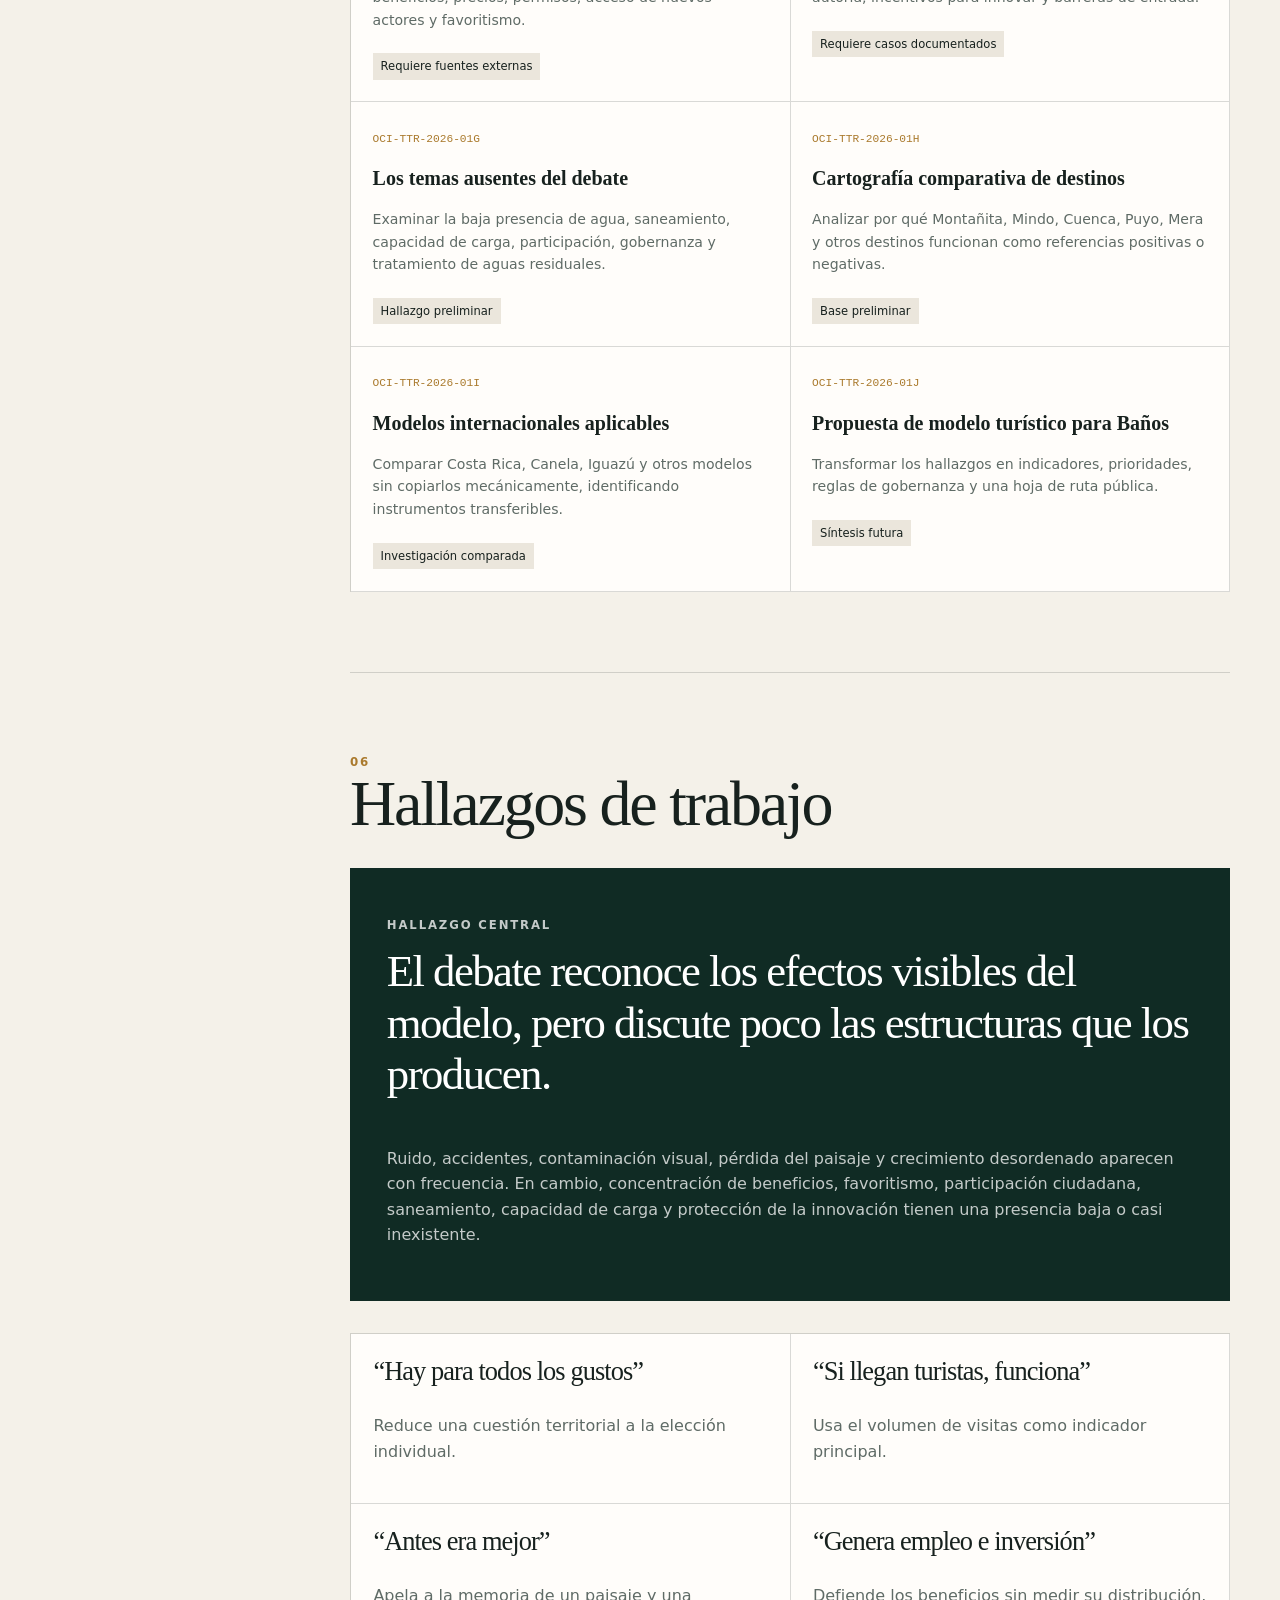
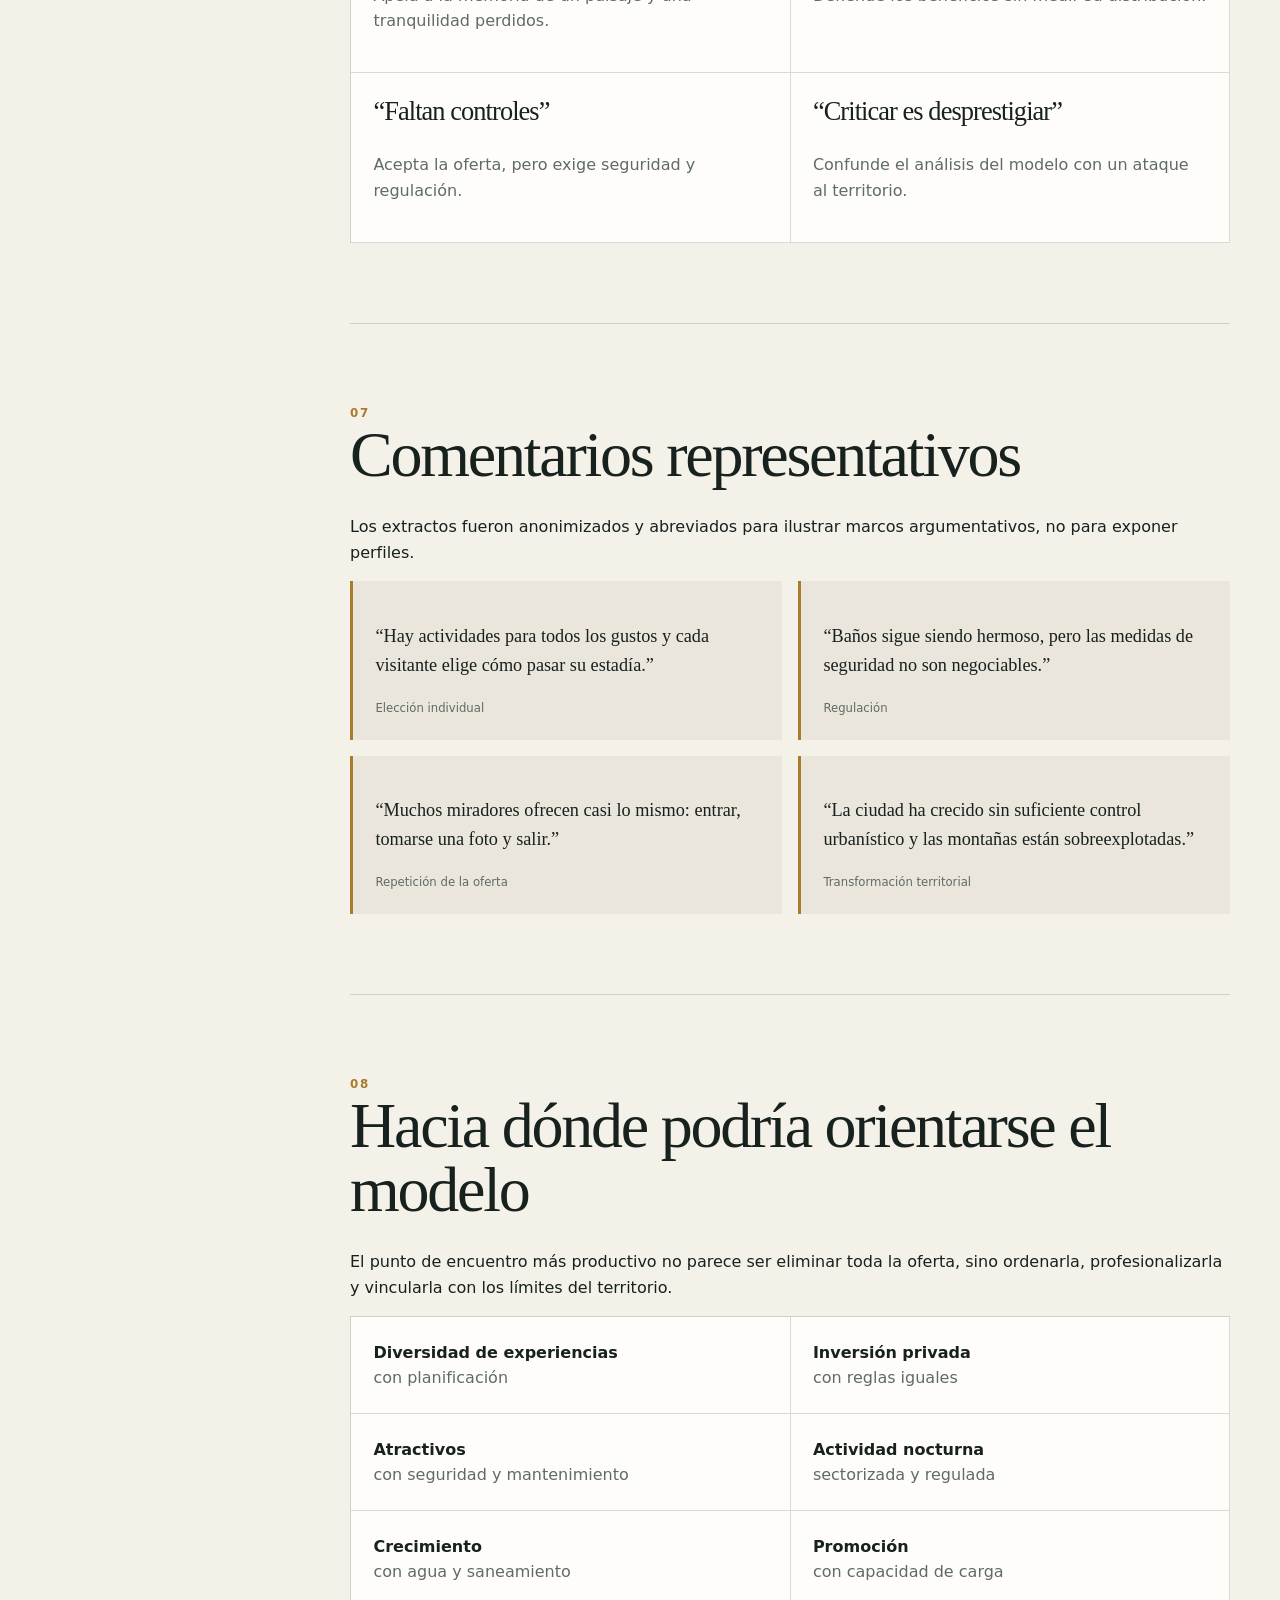
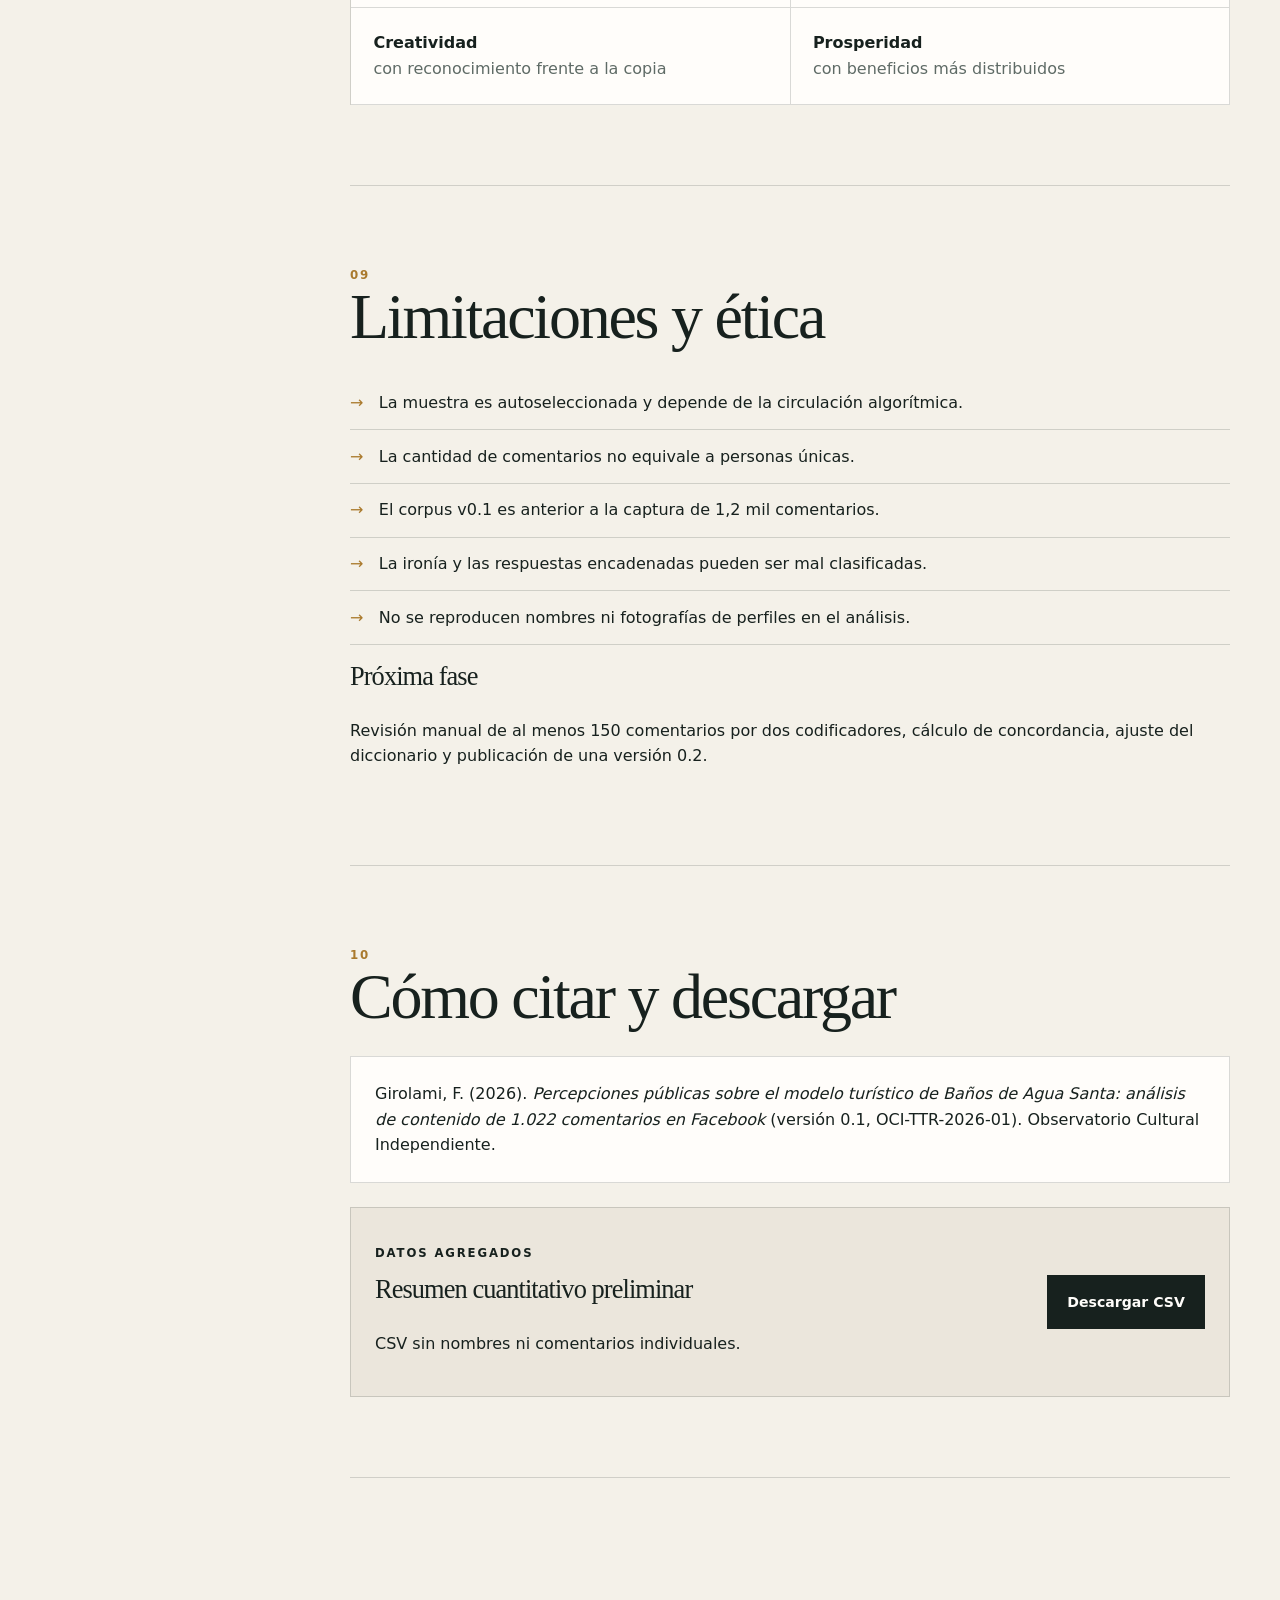
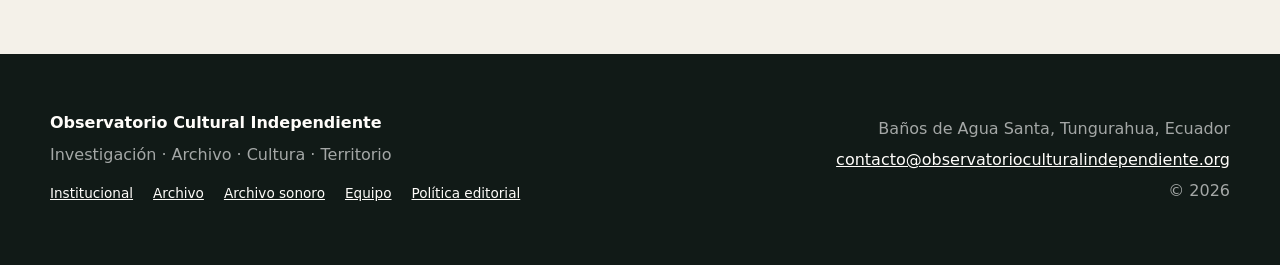
<file: estudios/modelo-turistico-banos-2026.html>
<!doctype html>
<html lang="es">
<head>
  <meta charset="utf-8">
  <meta name="viewport" content="width=device-width,initial-scale=1">
  <meta name="description" content="Estudio exploratorio del Observatorio Cultural Independiente sobre 1.022 comentarios públicos acerca del modelo turístico de Baños de Agua Santa.">
  <meta name="author" content="Observatorio Cultural Independiente">
  <meta name="theme-color" content="#173b32">
  <meta property="og:type" content="article">
  <meta property="og:title" content="Percepciones públicas sobre el modelo turístico de Baños de Agua Santa">
  <meta property="og:description" content="Método, alcance, resultados preliminares y orientaciones para el modelo turístico de Baños.">
  <meta property="og:url" content="https://observatorioculturalindependiente.org/estudios/modelo-turistico-banos-2026.html">
  <meta property="og:image" content="https://observatorioculturalindependiente.org/assets/estudios/alcance-debate-modelo-turistico-banos-2026.webp">
  <link rel="canonical" href="https://observatorioculturalindependiente.org/estudios/modelo-turistico-banos-2026.html">
  <link rel="icon" href="../assets/isotipo-oci.svg" type="image/svg+xml">
  <link rel="stylesheet" href="../styles.css">
  <title>Modelo turístico de Baños: análisis de 1.022 comentarios · OCI</title>
  <style>
    :root{--gold:#aa7a2d;--deep:#102b24;--soft:#e8eee9;--alert:#f1e3c3}.study-hero{padding:6.5rem 0 5rem;border-bottom:1px solid var(--line);background:linear-gradient(125deg,var(--paper) 0 64%,#dce6e0)}.hero-study-grid{display:grid;grid-template-columns:minmax(0,1.5fr) minmax(280px,.55fr);gap:4rem;align-items:end}.code{display:inline-block;border:1px solid var(--line);padding:.4rem .65rem;font-size:.72rem;letter-spacing:.12em;text-transform:uppercase}.study-hero h1{font-size:clamp(3rem,7vw,6.8rem);line-height:.94;margin:1.2rem 0 1.8rem}.lead{font-family:Georgia,"Times New Roman",serif;font-size:clamp(1.18rem,2vw,1.6rem);color:var(--muted);max-width:850px}.tags{display:flex;flex-wrap:wrap;gap:.6rem;margin-top:2rem}.tags span{border:1px solid var(--line);background:#ffffff90;padding:.4rem .65rem;font-size:.78rem}.factbox{background:var(--green);color:var(--white);padding:2rem}.factbox div{padding:.8rem 0;border-top:1px solid #ffffff2b}.factbox dt{text-transform:uppercase;letter-spacing:.11em;font-size:.68rem;color:#ffffffa8}.factbox dd{margin:.15rem 0 0;font-family:Georgia,serif}.alert{background:var(--alert);padding:1.5rem 0;border-bottom:1px solid #d5bd88}.alert-inner{display:grid;grid-template-columns:210px 1fr;gap:2rem}.alert p{margin:0}.layout{display:grid;grid-template-columns:220px minmax(0,900px);gap:5rem;padding:6rem 0;justify-content:center}.toc{position:sticky;top:120px;align-self:start;border-top:2px solid var(--ink);padding-top:1rem}.toc a{display:block;color:var(--muted);text-decoration:none;font-size:.84rem;padding:.32rem 0}.article section{padding-bottom:5rem;margin-bottom:5rem;border-bottom:1px solid var(--line)}.article h2{font-size:clamp(2.4rem,5vw,4.6rem)}.num{display:block;color:var(--gold);font-size:.74rem;letter-spacing:.14em;font-weight:800}.question{font-family:Georgia,serif;font-size:clamp(1.55rem,3vw,2.7rem);line-height:1.25;border-left:5px solid var(--gold);padding:1rem 0 1rem 1.6rem}.reach{display:grid;grid-template-columns:.8fr 1.2fr;gap:2rem;align-items:start}.reach figure{margin:0;background:#111;padding:1rem}.reach figure img{display:block;width:100%;height:auto}.reach figcaption{color:#ddd;font-size:.72rem;padding-top:.7rem}.reach-data{display:grid;grid-template-columns:repeat(3,1fr);border-top:1px solid var(--line);border-left:1px solid var(--line);margin:1.3rem 0}.reach-data div{padding:1.15rem;border-right:1px solid var(--line);border-bottom:1px solid var(--line)}.reach-data strong{display:block;font-family:Georgia,serif;font-size:2rem}.source{border:1px solid var(--line);padding:1.4rem;background:var(--white)}.source a{font-weight:800}.methods{display:grid;grid-template-columns:repeat(5,1fr);gap:.75rem;margin:2rem 0}.methods article{border:1px solid var(--line);background:var(--white);padding:1.15rem;min-height:210px}.methods strong{font-family:Georgia,serif;font-size:2rem;color:var(--gold)}.methods h3{font-size:1rem;margin:1.4rem 0 .5rem}.methods p{font-size:.84rem;color:var(--muted)}.metrics{display:grid;grid-template-columns:repeat(5,1fr);gap:.75rem;margin:2rem 0}.metric{border-top:4px solid var(--green);background:var(--white);padding:1.15rem}.metric span{display:block;text-transform:uppercase;letter-spacing:.08em;font-size:.68rem;color:var(--muted)}.metric strong{display:block;font-family:Georgia,serif;font-size:2.2rem;line-height:1.1;margin:.5rem 0}.metric small{color:var(--muted)}.topic{display:grid;grid-template-columns:minmax(250px,.95fr) 1.2fr;gap:1.2rem;align-items:center;padding:.8rem 0;border-bottom:1px solid var(--line)}.topic small{display:block;color:var(--muted)}.track{height:10px;background:#dedbd2}.track i{display:block;height:100%;background:var(--green)}.finding{background:var(--deep);color:var(--white);padding:2.3rem;margin:2rem 0}.finding h3{color:white;font-size:clamp(1.8rem,3.5vw,3rem)}.finding p{color:#ffffffc0}.frameworks,.quotes,.principles{display:grid;grid-template-columns:repeat(2,1fr);border-top:1px solid var(--line);border-left:1px solid var(--line)}.frameworks article,.principles div{padding:1.4rem;border-right:1px solid var(--line);border-bottom:1px solid var(--line);background:var(--white)}.frameworks p,.principles span{color:var(--muted)}.principles b,.principles span{display:block}.quotes{gap:1rem;border:0}.quotes blockquote{margin:0;padding:1.4rem;background:var(--paper-strong);border-left:3px solid var(--gold)}.quotes p{font-family:Georgia,serif;font-size:1.14rem}.quotes footer{font-size:.73rem;color:var(--muted)}.study-list{list-style:none;padding:0}.study-list li{position:relative;padding:.85rem 0 .85rem 1.8rem;border-bottom:1px solid var(--line)}.study-list li:before{content:"→";position:absolute;left:0;color:var(--gold)}.citation,.download{padding:1.5rem;border:1px solid var(--line);background:var(--white)}.download{display:grid;grid-template-columns:1fr auto;gap:2rem;align-items:center;background:var(--paper-strong);margin-top:1.5rem}@media(max-width:1000px){.hero-study-grid,.layout,.reach{grid-template-columns:1fr}.toc{display:none}.methods{grid-template-columns:repeat(2,1fr)}.metrics{grid-template-columns:repeat(2,1fr)}}@media(max-width:650px){.alert-inner,.frameworks,.quotes,.principles,.download,.topic{grid-template-columns:1fr}.methods,.metrics,.reach-data{grid-template-columns:1fr}.study-hero{padding-top:4rem}}
  </style>
</head>
<body>
<a class="skip-link" href="#contenido">Saltar al contenido</a>
<header class="site-header"><div class="container header-inner"><a class="brand" href="../index.html"><img class="brand-lockup" src="../assets/imagotipo-oci.svg" alt="Observatorio Cultural Independiente"></a><button class="nav-toggle" type="button" aria-expanded="false" aria-controls="navegacion">Menú</button><nav class="site-nav" id="navegacion"><a href="../index.html">Inicio</a><a href="../institucional.html">Institucional</a><a href="../archivo.html" aria-current="page">Archivo</a><a href="../archivo-sonoro.html">Archivo sonoro</a><a href="../equipo.html">Equipo</a><a href="../politica-editorial.html">Política editorial</a></nav></div></header>
<main id="contenido">
<section class="study-hero"><div class="container hero-study-grid"><div><span class="code">OCI-TTR-2026-01 · Versión 0.1</span><p class="eyebrow">Turismo, territorio y representación</p><h1>Percepciones públicas sobre el modelo turístico de Baños de Agua Santa</h1><p class="lead">Análisis exploratorio de 1.022 comentarios y respuestas producidos en Facebook alrededor de un debate viral sobre turismo, naturaleza, seguridad, identidad y desarrollo local.</p><div class="tags"><span>31 julio 2026</span><span>Estudio abierto</span><span>Codificación preliminar</span><span>Acceso público</span></div></div><aside class="factbox"><p class="eyebrow">Ficha del estudio</p><dl><div><dt>Institución</dt><dd>Observatorio Cultural Independiente</dd></div><div><dt>Coordinación</dt><dd>Fito Girolami</dd></div><div><dt>Corpus v0.1</dt><dd>1.022 bloques textuales</dd></div><div><dt>Método</dt><dd>Análisis de contenido cuantitativo y cualitativo</dd></div><div><dt>Estado</dt><dd>Validación manual en curso</dd></div></dl></aside></div></section>
<section class="alert"><div class="container alert-inner"><strong>Advertencia metodológica</strong><p>Los resultados describen la conversación digital analizada. No constituyen una encuesta representativa de la población de Baños ni del conjunto de sus visitantes. La clasificación publicada es automatizada y preliminar.</p></div></section>
<div class="container layout"><aside class="toc"><b>Contenido</b><a href="#resumen">01 · Resumen</a><a href="#fuente">02 · Fuente y alcance</a><a href="#pregunta">03 · Pregunta</a><a href="#metodo">04 · Método</a><a href="#resultados">05 · Resultados</a><a href="#hallazgos">06 · Hallazgos</a><a href="#comentarios">07 · Comentarios</a><a href="#orientaciones">08 · Orientaciones</a><a href="#limitaciones">09 · Limitaciones</a><a href="#citar">10 · Citar</a></aside><article class="article">
<section id="resumen"><span class="num">01</span><h2>Resumen</h2><p>Esta investigación examina una conversación pública generada por una crítica al modelo turístico de Baños de Agua Santa. Busca reconocer posiciones predominantes, problemas mencionados, marcos argumentativos y asuntos estructurales que permanecen poco visibles.</p><p>El objetivo no es determinar quién “ganó” el debate, sino comprender qué valoran las personas, qué impactos rechazan y qué orientaciones podrían contribuir a un modelo más justo, seguro, sostenible y participativo.</p></section>
<section id="fuente"><span class="num">02</span><h2>Fuente primaria y alcance público</h2><div class="reach"><figure><img src="../assets/estudios/alcance-debate-modelo-turistico-banos-2026.webp" alt="Captura del alcance de la publicación de EcuadorTV sobre el modelo turístico de Baños"><figcaption>Captura aportada el 31 de julio de 2026. La interfaz marcaba 9 horas desde la publicación.</figcaption></figure><div><div class="reach-data"><div><strong>12,1 mil</strong><span>reacciones visibles</span></div><div><strong>1,2 mil</strong><span>comentarios visibles</span></div><div><strong>1,7 mil</strong><span>veces compartida</span></div></div><p>La captura documenta una circulación extraordinaria en menos de doce horas. Estas cifras son una fotografía temporal de la interfaz y pueden continuar cambiando.</p><div class="source"><p class="eyebrow">Publicación analizada</p><a href="https://www.facebook.com/photo/?fbid=1494163492754524&amp;set=a.596524959185053" target="_blank" rel="noopener noreferrer">Consultar la publicación original en Facebook</a><p>El corpus v0.1 contiene 1.022 bloques copiados antes de esta captura. Por lo tanto, no equivale al total final mostrado por Facebook.</p></div></div></div></section>
<section id="pregunta"><span class="num">03</span><h2>Pregunta y objetivos</h2><p class="question">¿Qué percepciones, preocupaciones y expectativas aparecen en el debate público digital sobre el modelo turístico de Baños de Agua Santa?</p><ul class="study-list"><li>Medir apoyo, rechazo o aceptación parcial del modelo actual.</li><li>Identificar preocupaciones y valores recurrentes.</li><li>Analizar los argumentos utilizados para defender o cuestionar el modelo.</li><li>Reconocer asuntos estructurales poco discutidos y traducirlos en preguntas públicas.</li></ul></section>
<section id="metodo"><span class="num">04</span><h2>Método</h2><div class="methods"><article><strong>1</strong><h3>Recopilación</h3><p>Copia manual de comentarios y respuestas visibles en una publicación pública.</p></article><article><strong>2</strong><h3>Limpieza</h3><p>Separación de nombres, etiquetas técnicas, duplicados y fragmentos sin contenido.</p></article><article><strong>3</strong><h3>Codificación</h3><p>Detección preliminar de postura y temas mediante patrones lingüísticos.</p></article><article><strong>4</strong><h3>Validación</h3><p>Revisión humana de una muestra y medición de concordancia entre codificadores.</p></article><article><strong>5</strong><h3>Análisis</h3><p>Frecuencias, porcentajes, cruces temáticos e interpretación cualitativa.</p></article></div><p><b>Unidad de análisis:</b> cada bloque textual recuperado. Las posturas se clasificaron como crítica, defensa, mixta, neutral/otra o no clasificable. Un comentario puede recibir varios códigos temáticos.</p></section>
<section id="resultados"><span class="num">05</span><h2>Resultados preliminares</h2><p class="institutional-note">Codificación automatizada inicial; pendiente de validación manual.</p><div class="metrics"><article class="metric"><span>Crítica</span><strong>312</strong><small>30,5 %</small></article><article class="metric"><span>Defensa</span><strong>126</strong><small>12,3 %</small></article><article class="metric"><span>Mixta</span><strong>38</strong><small>3,7 %</small></article><article class="metric"><span>Neutral / otra</span><strong>537</strong><small>52,5 %</small></article><article class="metric"><span>No clasificable</span><strong>9</strong><small>0,9 %</small></article></div><h3>Temas más detectados</h3><div class="topic"><div><b>Naturaleza y conservación</b><small>137 comentarios · 13,4 %</small></div><div class="track"><i style="width:100%"></i></div></div><div class="topic"><div><b>Comparación con otros destinos</b><small>98 · 9,6 %</small></div><div class="track"><i style="width:72%"></i></div></div><div class="topic"><div><b>Planificación, regulación y control</b><small>82 · 8,0 %</small></div><div class="track"><i style="width:60%"></i></div></div><div class="topic"><div><b>Ruido, alcohol y vida nocturna</b><small>72 · 7,0 %</small></div><div class="track"><i style="width:53%"></i></div></div><div class="topic"><div><b>Identidad, memoria y patrimonio</b><small>67 · 6,6 %</small></div><div class="track"><i style="width:49%"></i></div></div><div class="topic"><div><b>Contaminación visual y paisaje</b><small>53 · 5,2 %</small></div><div class="track"><i style="width:39%"></i></div></div><div class="topic"><div><b>Beneficios económicos y empleo</b><small>53 · 5,2 %</small></div><div class="track"><i style="width:39%"></i></div></div><div class="topic"><div><b>Seguridad técnica y accidentes</b><small>47 · 4,6 %</small></div><div class="track"><i style="width:34%"></i></div></div><div class="topic"><div><b>Seguridad ciudadana</b><small>38 · 3,7 %</small></div><div class="track"><i style="width:28%"></i></div></div><div class="topic"><div><b>Precios y posibles abusos</b><small>28 · 2,7 %</small></div><div class="track"><i style="width:20%"></i></div></div><p class="institutional-note">Los porcentajes temáticos no suman 100 %, porque un comentario puede mencionar varios asuntos.</p></section>
<section id="hallazgos"><span class="num">06</span><h2>Hallazgos de trabajo</h2><div class="finding"><p class="eyebrow">Hallazgo central</p><h3>El debate reconoce los efectos visibles del modelo, pero discute poco las estructuras que los producen.</h3><p>Ruido, accidentes, contaminación visual, pérdida del paisaje y crecimiento desordenado aparecen con frecuencia. En cambio, concentración de beneficios, favoritismo, participación ciudadana, saneamiento, capacidad de carga y protección de la innovación tienen una presencia baja o casi inexistente.</p></div><div class="frameworks"><article><h3>“Hay para todos los gustos”</h3><p>Reduce una cuestión territorial a la elección individual.</p></article><article><h3>“Si llegan turistas, funciona”</h3><p>Usa el volumen de visitas como indicador principal.</p></article><article><h3>“Antes era mejor”</h3><p>Apela a la memoria de un paisaje y una tranquilidad perdidos.</p></article><article><h3>“Genera empleo e inversión”</h3><p>Defiende los beneficios sin medir su distribución.</p></article><article><h3>“Faltan controles”</h3><p>Acepta la oferta, pero exige seguridad y regulación.</p></article><article><h3>“Criticar es desprestigiar”</h3><p>Confunde el análisis del modelo con un ataque al territorio.</p></article></div></section>
<section id="comentarios"><span class="num">07</span><h2>Comentarios representativos</h2><p>Los extractos fueron anonimizados y abreviados para ilustrar marcos argumentativos, no para exponer perfiles.</p><div class="quotes"><blockquote><p>“Hay actividades para todos los gustos y cada visitante elige cómo pasar su estadía.”</p><footer>Elección individual</footer></blockquote><blockquote><p>“Baños sigue siendo hermoso, pero las medidas de seguridad no son negociables.”</p><footer>Regulación</footer></blockquote><blockquote><p>“Muchos miradores ofrecen casi lo mismo: entrar, tomarse una foto y salir.”</p><footer>Repetición de la oferta</footer></blockquote><blockquote><p>“La ciudad ha crecido sin suficiente control urbanístico y las montañas están sobreexplotadas.”</p><footer>Transformación territorial</footer></blockquote></div></section>
<section id="orientaciones"><span class="num">08</span><h2>Hacia dónde podría orientarse el modelo</h2><p>El punto de encuentro más productivo no parece ser eliminar toda la oferta, sino ordenarla, profesionalizarla y vincularla con los límites del territorio.</p><div class="principles"><div><b>Diversidad de experiencias</b><span>con planificación</span></div><div><b>Inversión privada</b><span>con reglas iguales</span></div><div><b>Atractivos</b><span>con seguridad y mantenimiento</span></div><div><b>Actividad nocturna</b><span>sectorizada y regulada</span></div><div><b>Crecimiento</b><span>con agua y saneamiento</span></div><div><b>Promoción</b><span>con capacidad de carga</span></div><div><b>Creatividad</b><span>con reconocimiento frente a la copia</span></div><div><b>Prosperidad</b><span>con beneficios más distribuidos</span></div></div></section>
<section id="limitaciones"><span class="num">09</span><h2>Limitaciones y ética</h2><ul class="study-list"><li>La muestra es autoseleccionada y depende de la circulación algorítmica.</li><li>La cantidad de comentarios no equivale a personas únicas.</li><li>El corpus v0.1 es anterior a la captura de 1,2 mil comentarios.</li><li>La ironía y las respuestas encadenadas pueden ser mal clasificadas.</li><li>No se reproducen nombres ni fotografías de perfiles en el análisis.</li></ul><h3>Próxima fase</h3><p>Revisión manual de al menos 150 comentarios por dos codificadores, cálculo de concordancia, ajuste del diccionario y publicación de una versión 0.2.</p></section>
<section id="citar"><span class="num">10</span><h2>Cómo citar y descargar</h2><div class="citation">Girolami, F. (2026). <em>Percepciones públicas sobre el modelo turístico de Baños de Agua Santa: análisis de contenido de 1.022 comentarios en Facebook</em> (versión 0.1, OCI-TTR-2026-01). Observatorio Cultural Independiente.</div><div class="download"><div><p class="eyebrow">Datos agregados</p><h3>Resumen cuantitativo preliminar</h3><p>CSV sin nombres ni comentarios individuales.</p></div><a class="button button-primary" href="modelo-turistico-banos-2026-resultados.csv" download>Descargar CSV</a></div></section>
</article></div></main>
<footer class="site-footer"><div class="container footer-grid"><div><strong>Observatorio Cultural Independiente</strong><p>Investigación · Archivo · Cultura · Territorio</p><div class="footer-links"><a href="../institucional.html">Institucional</a><a href="../archivo.html">Archivo</a><a href="../archivo-sonoro.html">Archivo sonoro</a><a href="../equipo.html">Equipo</a><a href="../politica-editorial.html">Política editorial</a></div></div><div><p>Baños de Agua Santa, Tungurahua, Ecuador</p><a href="mailto:contacto@observatorioculturalindependiente.org">contacto@observatorioculturalindependiente.org</a><p>© <span id="year">2026</span></p></div></div></footer><script src="../site.js"></script>
</body></html>
</file>
<file: styles.css>
:root {
  --ink: #17211e;
  --muted: #5f6b66;
  --paper: #f4f1e9;
  --paper-strong: #ebe6dc;
  --white: #fffdfa;
  --green: #173b32;
  --green-mid: #31443a;
  --green-light: #d8e4de;
  --stone: #9b9788;
  --line: rgba(23, 33, 30, 0.16);
  --max: 1180px;
}

* { box-sizing: border-box; }
html { scroll-behavior: smooth; }
body {
  margin: 0;
  font-family: Inter, ui-sans-serif, system-ui, -apple-system, BlinkMacSystemFont, "Segoe UI", sans-serif;
  color: var(--ink);
  background: var(--paper);
  line-height: 1.6;
}
a { color: inherit; }
img { max-width: 100%; }
button { font: inherit; }
.container { width: min(calc(100% - 2.5rem), var(--max)); margin: 0 auto; }
.skip-link { position: absolute; left: -999px; top: 0; background: var(--ink); color: white; padding: .7rem 1rem; z-index: 999; }
.skip-link:focus { left: 1rem; top: 1rem; }

.site-header {
  position: sticky;
  top: 0;
  z-index: 20;
  border-bottom: 1px solid var(--line);
  background: rgba(244, 241, 233, .96);
  backdrop-filter: blur(12px);
}
.header-inner { min-height: 92px; display: flex; align-items: center; justify-content: space-between; gap: 2rem; position: relative; }
.brand { display: inline-flex; align-items: center; text-decoration: none; flex: 0 1 335px; }
.brand-lockup { display: block; width: 100%; height: auto; }
.site-nav { display: flex; align-items: center; gap: 1.25rem; font-size: .86rem; }
.site-nav a { text-decoration: none; border-bottom: 1px solid transparent; white-space: nowrap; }
.site-nav a:hover, .site-nav a:focus, .site-nav a[aria-current="page"] { border-color: currentColor; }
.nav-toggle { display: none; padding: .55rem .75rem; border: 1px solid var(--line); background: transparent; color: var(--ink); font-size: .8rem; font-weight: 700; text-transform: uppercase; letter-spacing: .1em; }

.hero { padding: 8.5rem 0 6.5rem; border-bottom: 1px solid var(--line); }
.hero-grid { display: grid; grid-template-columns: minmax(0, 1.55fr) minmax(280px, .65fr); gap: 5rem; align-items: end; }
.eyebrow, .section-label { text-transform: uppercase; letter-spacing: .16em; font-size: .73rem; font-weight: 700; }
h1, h2, h3 { font-family: Georgia, "Times New Roman", serif; font-weight: 500; letter-spacing: -.035em; margin-top: 0; }
h1 { font-size: clamp(3.4rem, 8vw, 7.6rem); line-height: .93; max-width: 920px; margin-bottom: 2rem; }
h2 { font-size: clamp(2.5rem, 5vw, 4.9rem); line-height: 1; margin-bottom: 1.7rem; }
h3 { font-size: 1.65rem; line-height: 1.15; }
.hero-lead { max-width: 720px; font-size: clamp(1.2rem, 2vw, 1.55rem); color: var(--muted); }
.hero-actions { margin-top: 2.2rem; display: flex; flex-wrap: wrap; gap: .8rem; }
.button { display: inline-flex; justify-content: center; align-items: center; padding: .9rem 1.2rem; border: 1px solid var(--ink); text-decoration: none; font-weight: 700; font-size: .88rem; }
.button-primary { background: var(--ink); color: var(--white); }
.button-secondary { background: transparent; }
.button-light { border-color: rgba(255,255,255,.7); color: var(--white); background: transparent; }
.button-light:hover, .button-light:focus { background: var(--white); color: var(--ink); }
.hero-panel { border-left: 1px solid var(--line); padding-left: 2rem; }
.hero-symbol { display: block; width: min(180px, 65%); height: auto; margin: 0 0 3rem; }
.hero-panel p { font-family: Georgia, "Times New Roman", serif; font-size: 1.35rem; line-height: 1.4; }
.coordinate { margin-top: 3rem; font-size: .72rem; letter-spacing: .12em; color: var(--muted); }

.page-hero { padding: 7rem 0 5rem; border-bottom: 1px solid var(--line); }
.page-hero-grid { display: grid; grid-template-columns: 1.35fr .65fr; gap: 5rem; align-items: end; }
.page-hero h1 { font-size: clamp(3rem, 6.5vw, 6rem); }
.page-intro { font-family: Georgia, "Times New Roman", serif; font-size: clamp(1.2rem, 2vw, 1.5rem); color: var(--muted); margin: 0; }
.page-hero-dark { background: var(--green); color: var(--white); }
.page-hero-dark .page-intro { color: rgba(255,255,255,.7); }

.section { padding: 7rem 0; border-bottom: 1px solid var(--line); }
.section-tinted { background: var(--paper-strong); }
.statement-grid, .contact-grid { display: grid; grid-template-columns: .8fr 1.2fr; gap: 5rem; }
.prose-large { font-family: Georgia, "Times New Roman", serif; font-size: clamp(1.3rem, 2vw, 1.65rem); }
.prose-large p:first-child { margin-top: 0; }
.institutional-note { margin-top: 2.5rem; padding-top: 2rem; border-top: 1px solid var(--line); font-family: Inter, ui-sans-serif, system-ui, sans-serif; font-size: .98rem; color: var(--muted); }
.section-heading { display: grid; grid-template-columns: 1.2fr .8fr; gap: 4rem; align-items: end; margin-bottom: 3rem; }
.section-heading > p { color: var(--muted); max-width: 480px; }

.research-grid, .institution-grid { display: grid; grid-template-columns: repeat(3, 1fr); border-top: 1px solid var(--line); border-left: 1px solid var(--line); }
.research-card, .institution-card { min-height: 300px; padding: 2rem; border-right: 1px solid var(--line); border-bottom: 1px solid var(--line); }
.research-card > span, .institution-card > span { font-size: .72rem; letter-spacing: .14em; text-transform: uppercase; color: var(--muted); }
.research-card h3, .institution-card h3 { margin-top: 4rem; }
.research-card p, .institution-card p { color: var(--muted); }
.research-card-accent { background: var(--green); color: var(--white); }
.research-card-accent p, .research-card-accent > span { color: rgba(255,255,255,.72); }
.institution-grid-compact .institution-card { min-height: 260px; }
.inline-link { display: inline-block; margin-top: 1rem; font-size: .85rem; font-weight: 700; text-underline-offset: .25rem; }

.publications { background: var(--white); }
.archive-summary { display: grid; grid-template-columns: repeat(3, 1fr); border-top: 1px solid var(--line); border-left: 1px solid var(--line); margin-bottom: 3rem; }
.archive-summary div { min-height: 130px; padding: 1.6rem; border-right: 1px solid var(--line); border-bottom: 1px solid var(--line); display: flex; flex-direction: column; justify-content: space-between; }
.archive-summary strong { font-family: Georgia, "Times New Roman", serif; font-size: clamp(1.8rem, 3vw, 2.8rem); font-weight: 500; line-height: 1; }
.archive-summary span { color: var(--muted); font-size: .82rem; letter-spacing: .08em; text-transform: uppercase; }
.publication-grid { display: grid; grid-template-columns: repeat(2, 1fr); border-top: 1px solid var(--line); border-left: 1px solid var(--line); }
.publication-card { min-height: 340px; padding: 2rem; border-right: 1px solid var(--line); border-bottom: 1px solid var(--line); display: flex; flex-direction: column; }
.publication-meta { display: flex; justify-content: space-between; gap: 1rem; color: var(--muted); font-size: .72rem; letter-spacing: .12em; text-transform: uppercase; }
.publication-card h3 { margin: 3.5rem 0 1.2rem; font-size: clamp(1.55rem, 2.5vw, 2rem); }
.publication-card p { color: var(--muted); margin: 0; }
.publication-authors { margin-top: auto; padding-top: 2rem; font-size: .86rem; font-weight: 700; }
.publication-card-link { background: var(--paper-strong); }
.publication-card-link .button { align-self: flex-start; margin-top: auto; }
.archive-action { margin-top: 3rem; padding: 2.5rem; display: grid; grid-template-columns: 1fr auto; gap: 3rem; align-items: center; background: var(--paper-strong); border: 1px solid var(--line); }
.archive-action-top { margin-top: 0; }
.archive-action h3 { margin-bottom: .7rem; }
.archive-action p { margin-bottom: 0; color: var(--muted); }

.audio-preview { background: #111a17; color: var(--white); }
.audio-preview-grid { display: grid; grid-template-columns: .75fr 1.25fr; gap: 5rem; align-items: start; }
.audio-preview-grid > div > p:not(.section-label) { color: rgba(255,255,255,.68); max-width: 470px; }
.audio-preview-card { border: 1px solid rgba(255,255,255,.2); padding: clamp(1.8rem, 4vw, 3rem); }
.audio-preview-card h3 { margin: 2.2rem 0 1.2rem; font-size: clamp(2rem, 4vw, 3.5rem); }
.audio-preview-card > p:not(.eyebrow) { color: rgba(255,255,255,.72); max-width: 760px; }
.audio-preview-card .button { margin-top: 1.5rem; }

.audio-page-section { background: var(--paper); }
.audio-feature-grid { display: grid; grid-template-columns: .72fr 1.28fr; gap: 5rem; align-items: start; }
.audio-feature-copy { position: sticky; top: 130px; }
.audio-feature-copy > p:not(.section-label) { max-width: 430px; color: var(--muted); font-size: 1.08rem; }
.audio-card { padding: clamp(1.6rem, 4vw, 3rem); background: var(--white); color: var(--ink); border: 1px solid var(--line); }
.audio-kicker { display: flex; justify-content: space-between; gap: 1rem; color: var(--muted); font-size: .72rem; font-weight: 700; letter-spacing: .12em; text-transform: uppercase; }
.audio-card h3 { margin: 2.7rem 0 1.2rem; font-size: clamp(2rem, 4vw, 3.5rem); line-height: 1.02; }
.audio-card > p:not(.audio-editorial-note):not(.audio-restriction) { max-width: 760px; color: var(--muted); }
.audio-player { display: block; width: 100%; margin: 2.2rem 0; accent-color: var(--green); }
.audio-meta { display: grid; grid-template-columns: .65fr 1fr 1.35fr; border-top: 1px solid var(--line); border-left: 1px solid var(--line); }
.audio-meta span { min-height: 105px; padding: 1rem; border-right: 1px solid var(--line); border-bottom: 1px solid var(--line); color: var(--muted); font-size: .84rem; }
.audio-meta strong { display: block; margin-bottom: 1.2rem; color: var(--ink); font-size: .7rem; letter-spacing: .1em; text-transform: uppercase; }
.audio-editorial-note { margin: 1.7rem 0 0; padding-top: 1.5rem; border-top: 1px solid var(--line); color: var(--muted); font-size: .9rem; }
.audio-restriction { margin: 1rem 0 0; color: var(--muted); font-size: .82rem; }

.identifier-grid { display: grid; grid-template-columns: 1fr 1fr; border-top: 1px solid var(--line); border-left: 1px solid var(--line); }
.identifier-card { min-height: 280px; padding: 2rem; border-right: 1px solid var(--line); border-bottom: 1px solid var(--line); background: var(--white); }
.identifier-card-primary { background: var(--green); color: var(--white); }
.identifier-card h3 { margin: 3rem 0 1rem; }
.identifier-card p:not(.eyebrow) { color: var(--muted); }
.identifier-card-primary p:not(.eyebrow) { color: rgba(255,255,255,.7); }
.identifier-card a { display: inline-block; margin-top: 1rem; font-weight: 700; text-underline-offset: .25rem; }

.team-grid { display: grid; grid-template-columns: 1.2fr .8fr; border-top: 1px solid var(--line); border-left: 1px solid var(--line); }
.person-card { padding: 2.5rem; border-right: 1px solid var(--line); border-bottom: 1px solid var(--line); background: var(--white); }
.person-card-lead { background: var(--green); color: var(--white); }
.person-card h2 { font-size: clamp(2.6rem, 5vw, 4.5rem); margin: 2.5rem 0 1rem; }
.person-card p { color: var(--muted); }
.person-card-lead p { color: rgba(255,255,255,.76); }
.person-role { font-weight: 700; font-size: 1.05rem; }
.profile-links { display: flex; flex-wrap: wrap; gap: 1rem; margin-top: 2rem; }
.profile-links a { font-weight: 700; text-underline-offset: .25rem; }

.methodology { background: var(--green); color: var(--white); }
.methodology-grid { display: grid; grid-template-columns: .9fr 1.1fr; gap: 5rem; }
.section-label-light { color: rgba(255,255,255,.65); }
.methodology-intro { max-width: 500px; color: rgba(255,255,255,.7); }
.principles-list { list-style: none; margin: 0; padding: 0; border-top: 1px solid rgba(255,255,255,.18); }
.principles-list li { display: grid; grid-template-columns: .7fr 1.3fr; gap: 2rem; padding: 1.35rem 0; border-bottom: 1px solid rgba(255,255,255,.18); }
.principles-list span { color: rgba(255,255,255,.7); }
.principle-grid { display: grid; grid-template-columns: repeat(3, 1fr); border-top: 1px solid var(--line); border-left: 1px solid var(--line); }
.principle-grid article { min-height: 270px; padding: 2rem; border-right: 1px solid var(--line); border-bottom: 1px solid var(--line); }
.principle-grid article > strong { font-size: .75rem; color: var(--muted); letter-spacing: .14em; }
.principle-grid h3 { margin-top: 3rem; }
.principle-grid p { color: var(--muted); }

.evidence-grid { display: grid; grid-template-columns: repeat(5, 1fr); border-top: 1px solid var(--line); border-left: 1px solid var(--line); }
.evidence-grid div { padding: 1.5rem; min-height: 170px; border-right: 1px solid var(--line); border-bottom: 1px solid var(--line); }
.evidence-grid strong { display: block; font-family: Georgia, "Times New Roman", serif; font-size: 1.35rem; margin-bottom: 2rem; }
.evidence-grid span { display: block; color: var(--muted); font-size: .9rem; }
.policy-list { border-top: 1px solid var(--line); }
.policy-list div { display: grid; grid-template-columns: .7fr 1.3fr; gap: 2rem; padding: 1.25rem 0; border-bottom: 1px solid var(--line); }
.policy-list span { color: var(--muted); }
.contact-copy { font-size: 1.08rem; }
.text-link { display: inline-block; margin-top: 1.5rem; font-weight: 700; text-underline-offset: .25rem; overflow-wrap: anywhere; }

.site-footer { background: #111a17; color: var(--white); padding: 3.5rem 0; }
.footer-grid { display: grid; grid-template-columns: 1fr 1fr; gap: 3rem; }
.footer-grid > div:last-child { text-align: right; }
.site-footer p { margin: .35rem 0; color: rgba(255,255,255,.62); }
.site-footer a { color: var(--white); overflow-wrap: anywhere; }
.footer-links { display: flex; flex-wrap: wrap; gap: .85rem 1.25rem; margin-top: 1rem; }
.footer-links a { font-size: .85rem; }

@media (max-width: 1100px) {
  .brand { flex-basis: 285px; }
  .site-nav { gap: .85rem; font-size: .78rem; }
}

@media (max-width: 920px) {
  .nav-toggle { display: inline-flex; }
  .site-nav { display: none; position: absolute; top: calc(100% + 1px); left: 0; right: 0; padding: 1rem 1.25rem 1.3rem; background: var(--paper); border-bottom: 1px solid var(--line); flex-direction: column; align-items: flex-start; gap: .75rem; }
  .site-nav.is-open { display: flex; }
  .brand { flex-basis: 300px; }
  .hero { padding-top: 5.5rem; }
  .hero-grid, .page-hero-grid, .statement-grid, .section-heading, .methodology-grid, .contact-grid, .archive-action, .audio-feature-grid, .audio-preview-grid { grid-template-columns: 1fr; gap: 2.5rem; }
  .hero-panel { border-left: 0; border-top: 1px solid var(--line); padding: 2rem 0 0; }
  .hero-symbol { width: 135px; margin-bottom: 1.5rem; }
  .research-grid, .institution-grid, .publication-grid, .principle-grid { grid-template-columns: repeat(2, 1fr); }
  .evidence-grid { grid-template-columns: repeat(2, 1fr); }
  .archive-action .button { justify-self: start; }
  .team-grid { grid-template-columns: 1fr; }
  .audio-feature-copy { position: static; }
}

@media (max-width: 620px) {
  .container { width: min(calc(100% - 1.4rem), var(--max)); }
  .header-inner { min-height: 76px; gap: .75rem; }
  .brand { flex-basis: 235px; }
  h1 { font-size: clamp(3rem, 16vw, 4.7rem); }
  .page-hero h1 { font-size: clamp(2.8rem, 14vw, 4.4rem); }
  .hero, .section, .page-hero { padding: 4.5rem 0; }
  .research-grid, .institution-grid, .publication-grid, .archive-summary, .evidence-grid, .principle-grid, .identifier-grid, .audio-meta { grid-template-columns: 1fr; }
  .research-card, .institution-card, .publication-card, .principle-grid article { min-height: auto; }
  .research-card h3, .institution-card h3 { margin-top: 2.7rem; }
  .publication-card h3 { margin-top: 2.3rem; }
  .archive-action { padding: 1.3rem; }
  .audio-kicker { flex-direction: column; gap: .35rem; }
  .audio-meta span { min-height: auto; }
  .principles-list li, .policy-list div { grid-template-columns: 1fr; gap: .35rem; }
  .footer-grid { grid-template-columns: 1fr; }
  .footer-grid > div:last-child { text-align: left; }
}
</file>
